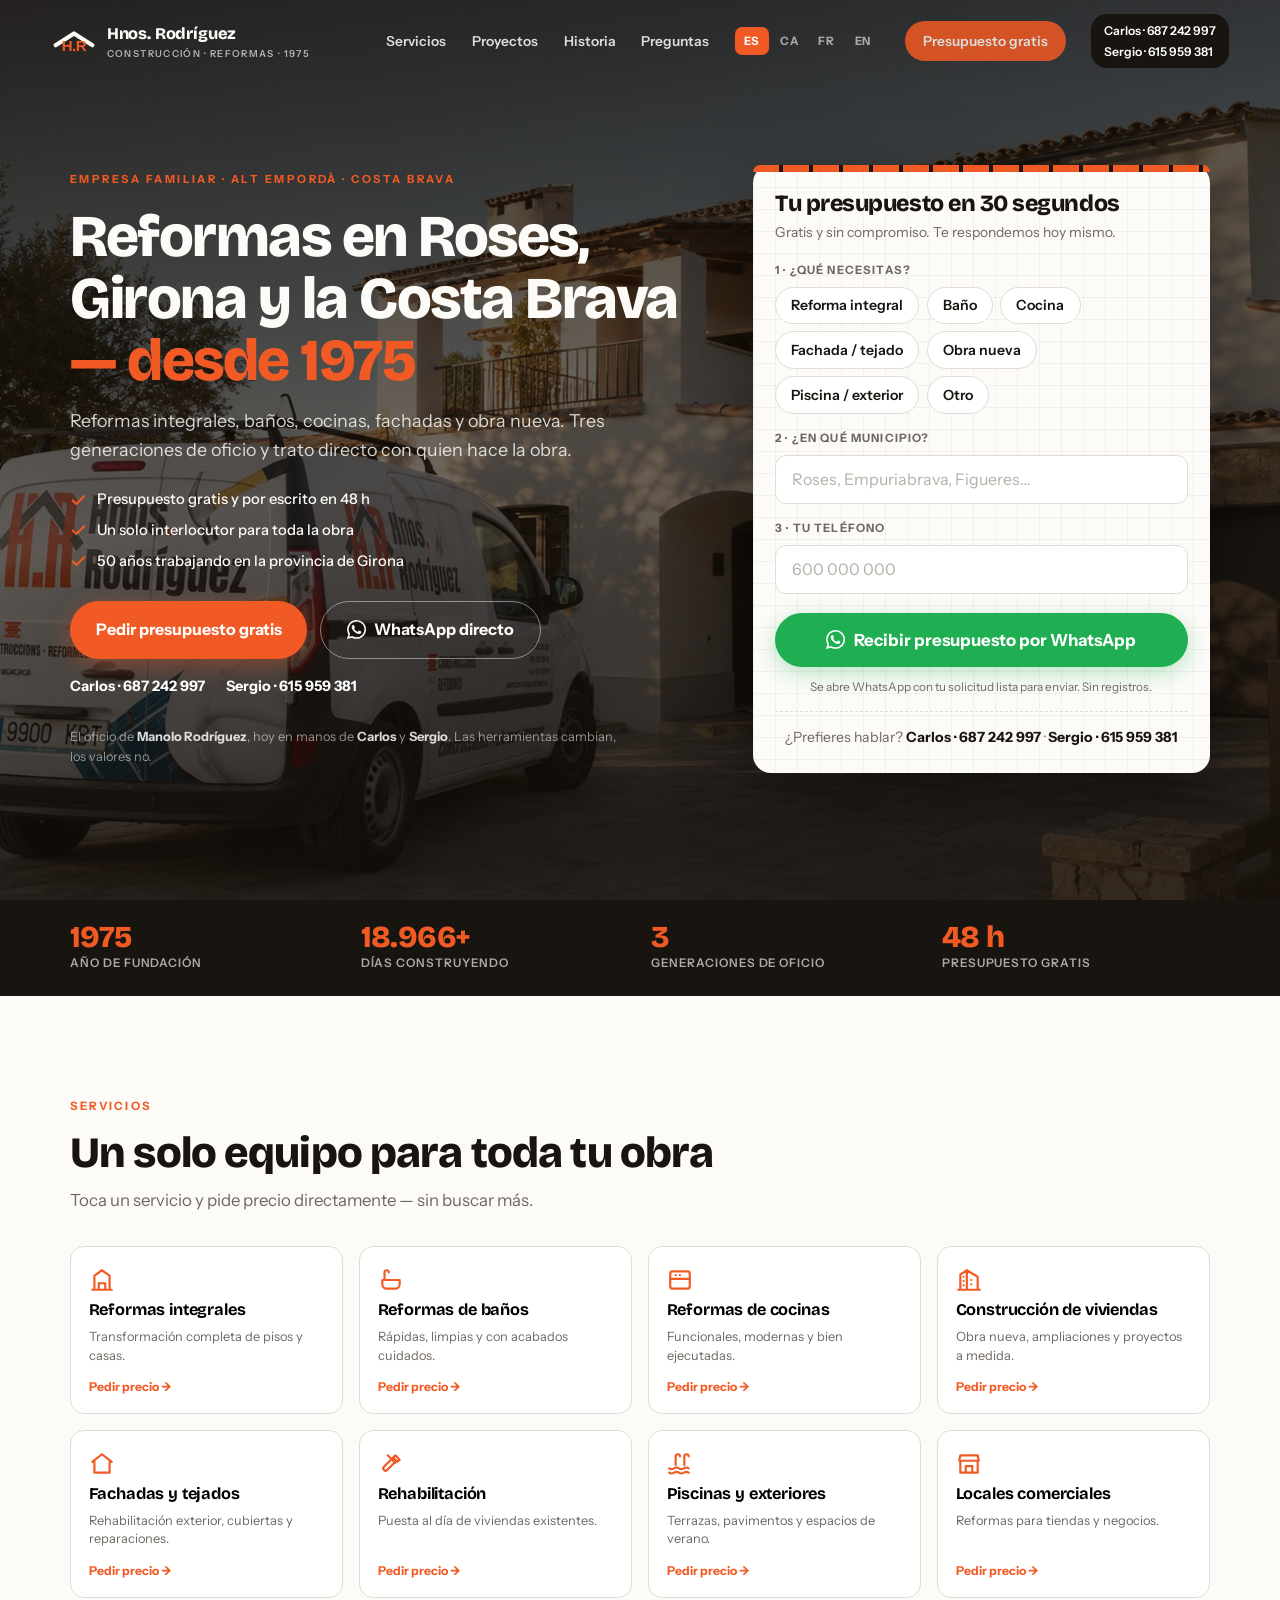
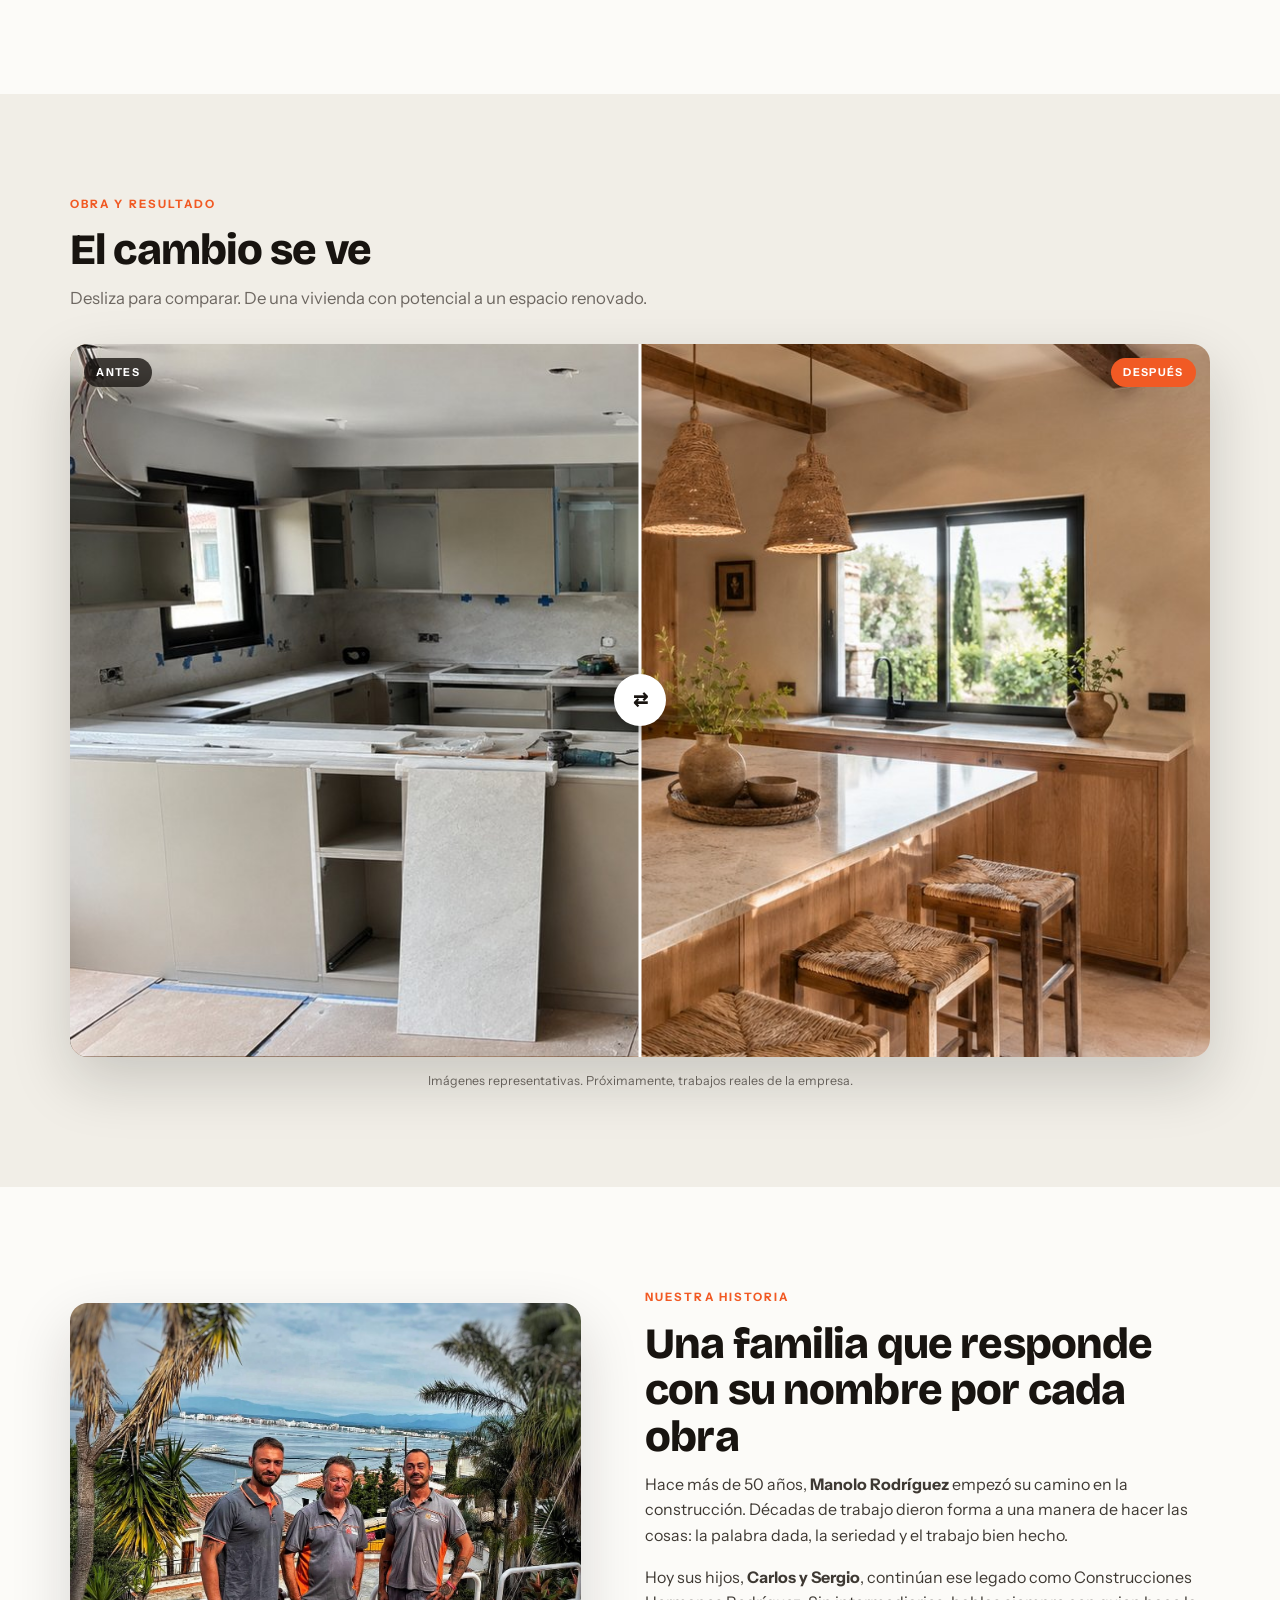
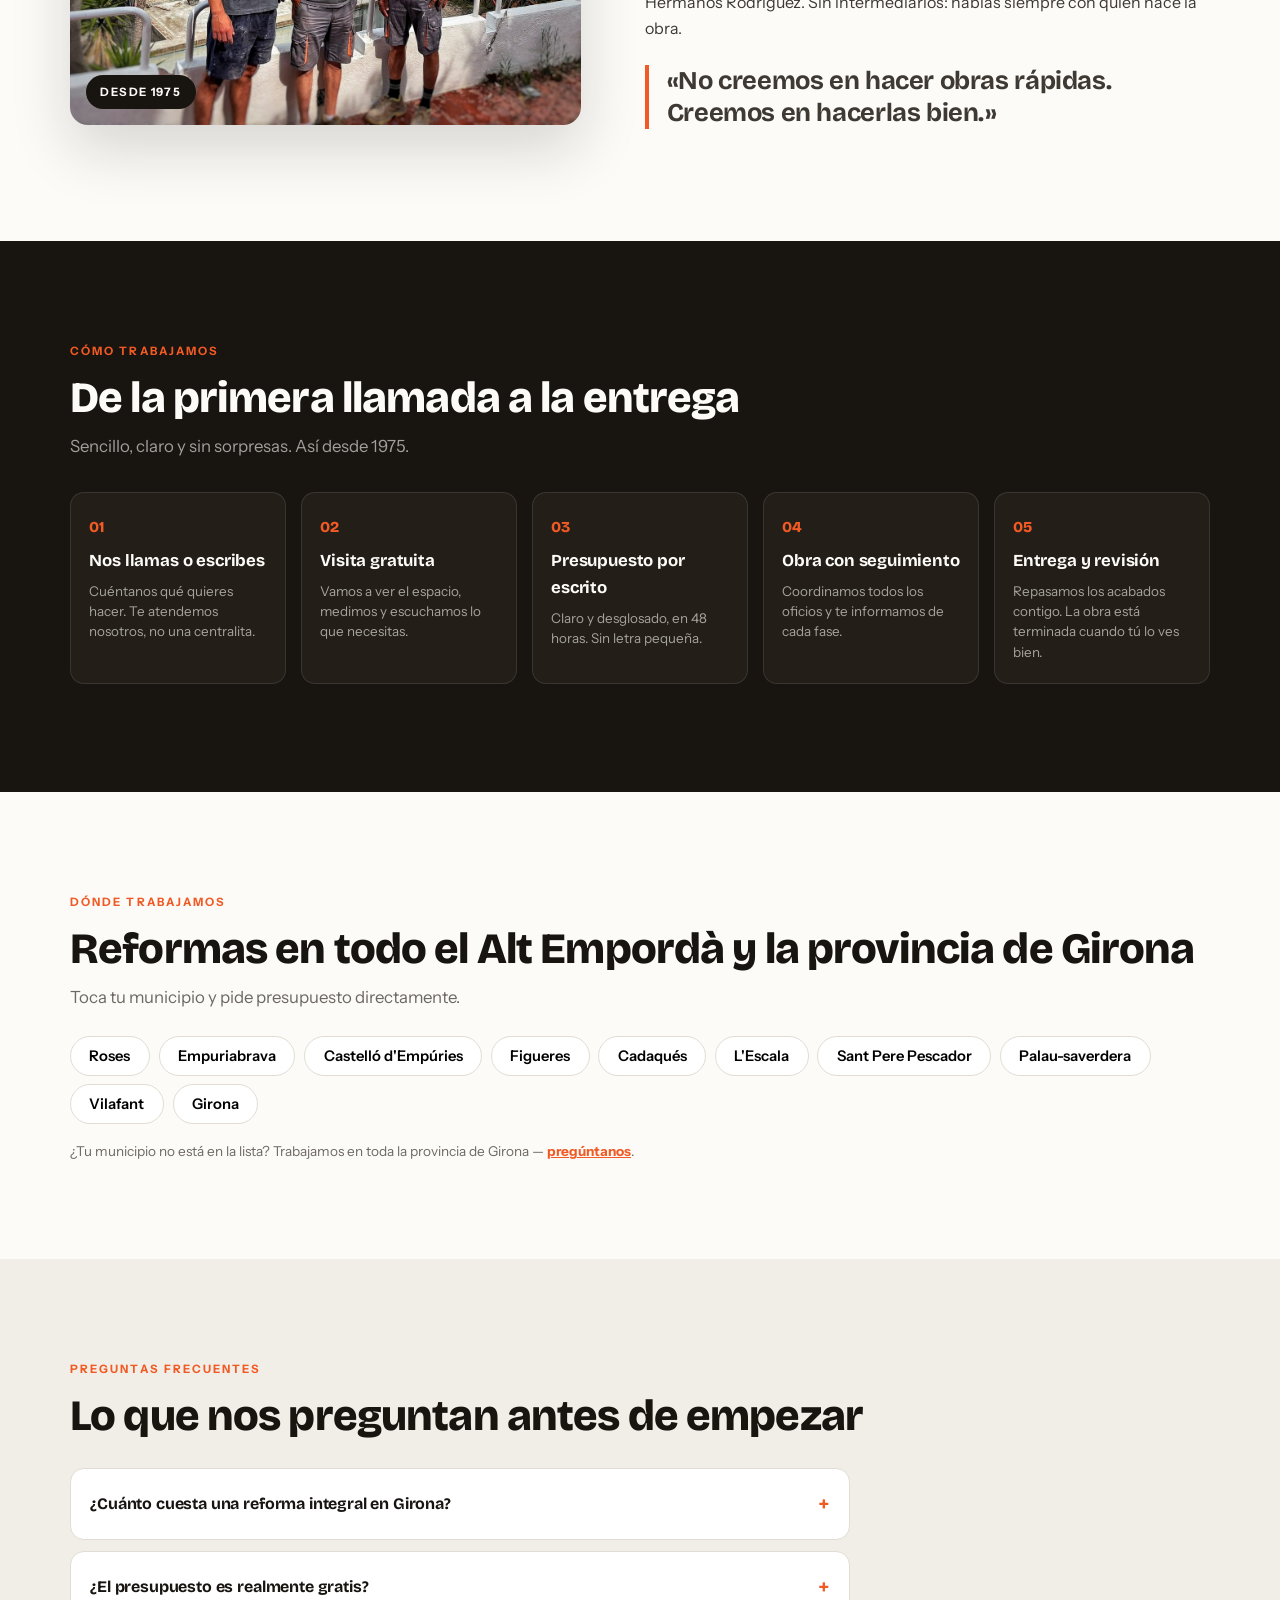
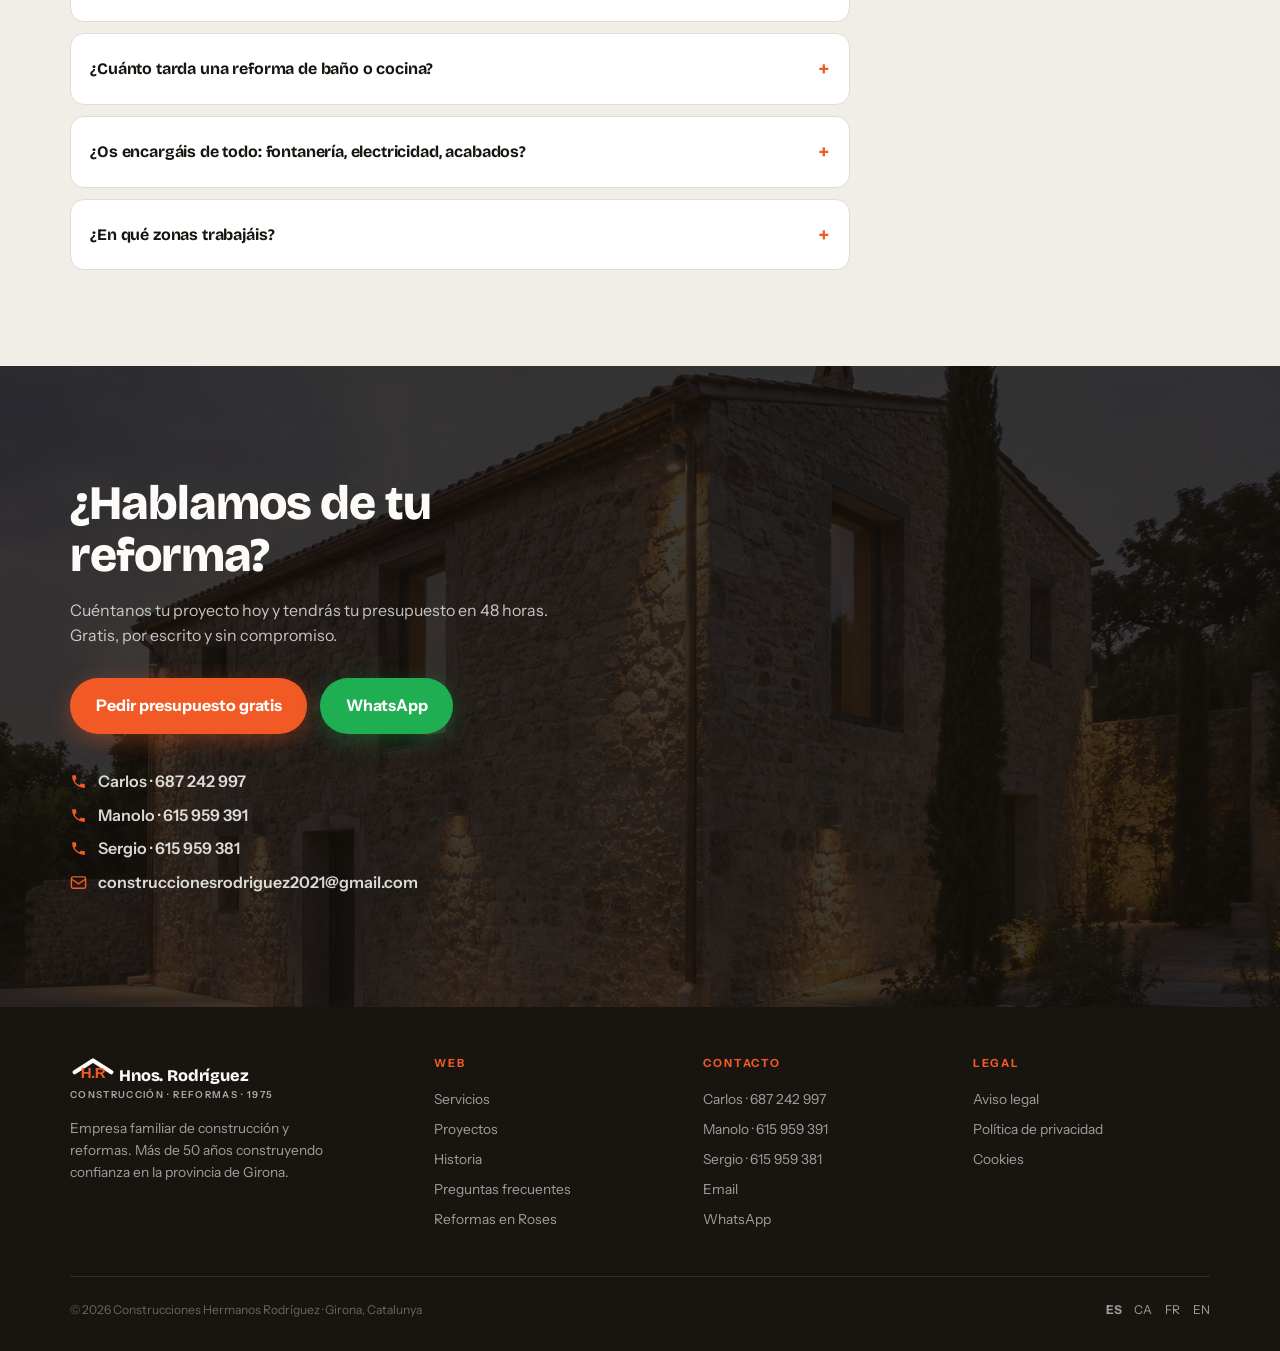
<file: index.html>
<!DOCTYPE html>
<html lang="es">
<head>
<meta charset="UTF-8"/>
<meta name="viewport" content="width=device-width, initial-scale=1.0"/>

<!-- ============ SEO ============ -->
<title>Reformas en Roses y Girona | Construcciones Hermanos Rodríguez · Desde 1975</title>
<meta name="description" content="Empresa de reformas en Roses, Girona y Costa Brava. Reformas integrales, baños, cocinas, fachadas y obra nueva. Familia con 50 años de oficio. Presupuesto gratis en 48 h. ☎ 687 242 997"/>
<meta name="robots" content="index, follow, max-image-preview:large"/>
<meta name="author" content="Construcciones Hermanos Rodríguez"/>
<link rel="canonical" href="https://hermanosrodriguez1975.es/"/>

<!-- hreflang -->
<link rel="alternate" hreflang="es" href="https://hermanosrodriguez1975.es/"/>
<link rel="alternate" hreflang="ca" href="https://hermanosrodriguez1975.es/ca/"/>
<link rel="alternate" hreflang="fr" href="https://hermanosrodriguez1975.es/fr/"/>
<link rel="alternate" hreflang="en" href="https://hermanosrodriguez1975.es/en/"/>
<link rel="alternate" hreflang="x-default" href="https://hermanosrodriguez1975.es/"/>

<!-- Open Graph -->
<meta property="og:type" content="website"/>
<meta property="og:url" content="https://hermanosrodriguez1975.es/"/>
<meta property="og:title" content="Reformas en Roses y Girona | Hermanos Rodríguez · Desde 1975"/>
<meta property="og:description" content="Empresa familiar de reformas y construcción en Roses, Girona y Costa Brava. 50 años de oficio. Presupuesto gratis en 48 h."/>
<meta property="og:image" content="https://hermanosrodriguez1975.es/images/hero.jpg"/>
<meta property="og:locale" content="es_ES"/>
<meta property="og:site_name" content="Construcciones Hermanos Rodríguez"/>

<!-- Favicon -->
<link rel="icon" type="image/svg+xml" href="data:image/svg+xml,%3Csvg xmlns='http://www.w3.org/2000/svg' viewBox='0 0 220 160'%3E%3Crect width='220' height='160' rx='28' fill='%23181410'/%3E%3Cpath d='M30 96 L110 44 L190 96' fill='none' stroke='%23F2EFE9' stroke-width='18' stroke-linejoin='round' stroke-linecap='round'/%3E%3Ctext x='110' y='118' text-anchor='middle' font-family='Arial Black,sans-serif' font-weight='900' font-size='62' fill='%23F15A24'%3EH.R%3C/text%3E%3C/svg%3E"/>

<!-- Tipografías: Bricolage Grotesque (display) + Instrument Sans (texto) -->
<link rel="preconnect" href="https://fonts.googleapis.com"/>
<link rel="preconnect" href="https://fonts.gstatic.com" crossorigin/>
<link href="https://fonts.googleapis.com/css2?family=Bricolage+Grotesque:opsz,wght@12..96,700;12..96,800&family=Instrument+Sans:ital,wght@0,400;0,500;0,600;0,700;1,400&display=swap" rel="stylesheet"/>

<!-- ============ JSON-LD · LocalBusiness ============ -->
<script type="application/ld+json">
{
  "@context": "https://schema.org",
  "@type": "HomeAndConstructionBusiness",
  "@id": "https://hermanosrodriguez1975.es/#business",
  "name": "Construcciones Hermanos Rodríguez",
  "alternateName": "Hnos. Rodríguez",
  "description": "Empresa familiar de reformas integrales, construcción y rehabilitación de viviendas en Roses, Girona y Costa Brava. Más de 50 años de experiencia. Presupuesto gratis.",
  "url": "https://hermanosrodriguez1975.es/",
  "telephone": "+34687242997",
  "email": "construccionesrodriguez2021@gmail.com",
  "image": "https://hermanosrodriguez1975.es/images/hero.jpg",
  "priceRange": "€€",
  "foundingDate": "1975",
  "areaServed": [
    { "@type": "City", "name": "Roses" },
    { "@type": "City", "name": "Empuriabrava" },
    { "@type": "City", "name": "Castelló d'Empúries" },
    { "@type": "City", "name": "Figueres" },
    { "@type": "City", "name": "Cadaqués" },
    { "@type": "City", "name": "L'Escala" },
    { "@type": "City", "name": "Girona" },
    { "@type": "AdministrativeArea", "name": "Alt Empordà" },
    { "@type": "AdministrativeArea", "name": "Costa Brava" },
    { "@type": "AdministrativeArea", "name": "Provincia de Girona" }
  ],
  "address": { "@type": "PostalAddress", "addressLocality": "Roses", "addressRegion": "Girona", "addressCountry": "ES" },
  "founder": { "@type": "Person", "name": "Manolo Rodríguez" },
  "employee": [
    { "@type": "Person", "name": "Carlos Rodríguez" },
    { "@type": "Person", "name": "Sergio Rodríguez" }
  ],
  "knowsAbout": ["Reformas integrales","Reformas de baños","Reformas de cocinas","Construcción de viviendas","Rehabilitación de fachadas","Cubiertas y tejados","Piscinas y exteriores","Locales comerciales","Albañilería"],
  "slogan": "Más de 50 años construyendo confianza."
}
</script>

<!-- ============ JSON-LD · FAQPage ============ -->
<script type="application/ld+json">
{
  "@context": "https://schema.org",
  "@type": "FAQPage",
  "mainEntity": [
    {
      "@type": "Question",
      "name": "¿Cuánto cuesta una reforma integral en Girona?",
      "acceptedAnswer": { "@type": "Answer", "text": "Depende de los metros, el estado de la vivienda y los acabados. Por eso hacemos siempre una visita gratuita: vemos el espacio, escuchamos qué quieres y te damos un presupuesto cerrado y por escrito, sin compromiso." }
    },
    {
      "@type": "Question",
      "name": "¿El presupuesto es realmente gratis?",
      "acceptedAnswer": { "@type": "Answer", "text": "Sí. La visita y el presupuesto no cuestan nada y no te obligan a nada. Te explicamos qué se haría, cómo y cuánto costaría. Tú decides." }
    },
    {
      "@type": "Question",
      "name": "¿Cuánto tarda una reforma de baño o cocina?",
      "acceptedAnswer": { "@type": "Answer", "text": "Un baño suele estar entre 1 y 2 semanas; una cocina entre 2 y 3, según el alcance. Antes de empezar te damos un calendario claro y lo cumplimos." }
    },
    {
      "@type": "Question",
      "name": "¿Os encargáis de todo: fontanería, electricidad, acabados?",
      "acceptedAnswer": { "@type": "Answer", "text": "Sí. Coordinamos todos los oficios de la obra: albañilería, fontanería, electricidad, carpintería y acabados. Tú tienes un solo interlocutor: nosotros." }
    },
    {
      "@type": "Question",
      "name": "¿En qué zonas trabajáis?",
      "acceptedAnswer": { "@type": "Answer", "text": "Trabajamos en Roses, Empuriabrava, Castelló d'Empúries, Figueres, Cadaqués, L'Escala y en general en todo el Alt Empordà y la provincia de Girona." }
    }
  ]
}
</script>

<style>
/* ============================================================
   HERMANOS RODRÍGUEZ · 1975
   Sistema: obra y oficio. Negro betún, cal, naranja de obra.
   Display: Bricolage Grotesque · Texto: Instrument Sans
   ============================================================ */
*,*::before,*::after{box-sizing:border-box;margin:0;padding:0}
:root{
  --negro:#181410;
  --negro-2:#231E18;
  --cal:#FCFBF8;
  --cal-2:#F1EEE7;
  --naranja:#F15A24;
  --naranja-d:#CE4514;
  --hormigon:#6E6862;
  --linea:#E2DDD4;
  --verde-wa:#1FAF52;
  --display:'Bricolage Grotesque',system-ui,sans-serif;
  --sans:'Instrument Sans',system-ui,sans-serif;
  --radius:14px;
  --sticky-h:64px;
}
html{scroll-behavior:smooth}
@media (prefers-reduced-motion:reduce){
  html{scroll-behavior:auto}
  *,*::before,*::after{animation:none!important;transition:none!important}
}
body{
  font-family:var(--sans);
  background:var(--cal);
  color:var(--negro);
  line-height:1.6;
  -webkit-font-smoothing:antialiased;
  /* hueco para la barra fija móvil */
  padding-bottom:var(--sticky-h);
}
@media(min-width:900px){body{padding-bottom:0}}
img{display:block;max-width:100%}
a{color:inherit}
.container{width:min(1140px,92%);margin-inline:auto}

/* ---------- Utilidades ---------- */
.kicker{
  display:inline-block;font-size:.72rem;font-weight:700;letter-spacing:.18em;
  text-transform:uppercase;color:var(--naranja);margin-bottom:.9rem;
}
.h2{
  font-family:var(--display);font-weight:800;
  font-size:clamp(1.7rem,4.6vw,2.7rem);line-height:1.08;
  letter-spacing:-.02em;margin-bottom:.7rem;
}
.sub{color:var(--hormigon);max-width:58ch;font-size:clamp(.95rem,2.4vw,1.05rem)}
.reveal{opacity:0;transform:translateY(22px);transition:opacity .7s ease,transform .7s ease}
.reveal.on{opacity:1;transform:none}

/* ---------- Botones ---------- */
.btn{
  display:inline-flex;align-items:center;justify-content:center;gap:.55rem;
  font-family:var(--sans);font-weight:700;font-size:1rem;
  padding:.95rem 1.6rem;border-radius:999px;border:0;cursor:pointer;
  text-decoration:none;transition:transform .15s ease,background .2s,box-shadow .2s;
  -webkit-tap-highlight-color:transparent;
}
.btn:active{transform:scale(.97)}
.btn--naranja{background:var(--naranja);color:#fff;box-shadow:0 6px 22px rgba(241,90,36,.35)}
.btn--naranja:hover{background:var(--naranja-d)}
.btn--wa{background:var(--verde-wa);color:#fff;box-shadow:0 6px 22px rgba(31,175,82,.3)}
.btn--wa:hover{background:#178A40}
.btn--linea{background:transparent;color:var(--cal);border:1.5px solid rgba(255,255,255,.45)}
.btn--linea:hover{border-color:#fff;background:rgba(255,255,255,.08)}
.btn svg{width:19px;height:19px;flex:none}
:focus-visible{outline:3px solid var(--naranja);outline-offset:3px;border-radius:6px}

/* ============================================================
   NAV
   ============================================================ */
.nav{
  position:fixed;inset-inline:0;top:0;z-index:60;
  display:flex;align-items:center;justify-content:space-between;
  padding:.7rem 4%;
  transition:background .3s,box-shadow .3s;
}
.nav.solid{background:rgba(252,251,248,.96);backdrop-filter:blur(12px);box-shadow:0 1px 0 var(--linea)}
.brand{display:flex;align-items:center;gap:.6rem;text-decoration:none;color:var(--cal)}
.nav.solid .brand{color:var(--negro)}
.brand svg{width:46px;height:26px}
.brand b{font-family:var(--display);font-weight:800;font-size:1.02rem;letter-spacing:-.01em;line-height:1}
.brand small{display:block;font-size:.6rem;letter-spacing:.14em;text-transform:uppercase;opacity:.65;font-weight:600}
.nav__links{display:none;align-items:center;gap:1.6rem}
.nav__links a{font-size:.86rem;font-weight:600;text-decoration:none;color:var(--negro);opacity:.85}
.nav__links a:hover{opacity:1;color:var(--naranja)}
.nav__call{
  display:inline-flex;align-items:center;gap:.45rem;
  font-weight:700;font-size:.9rem;text-decoration:none;
  background:var(--naranja);color:#fff;padding:.55rem 1.1rem;border-radius:999px;
}
.lang{display:flex;gap:.15rem;align-items:center}
.lang a{
  font-size:.72rem;font-weight:700;letter-spacing:.06em;text-decoration:none;
  padding:.32rem .55rem;border-radius:7px;color:inherit;opacity:.6;
  transition:opacity .15s,background .15s;
}
.lang a:hover{opacity:1}
.lang a.on{
  opacity:1;background:var(--naranja);color:#fff;
}
.nav__call svg{width:15px;height:15px}
@media(max-width:600px){
  .nav{padding:.65rem 3%;gap:.3rem}
  .brand{gap:.3rem;min-width:0}
  .brand svg{width:32px;flex:none}
  .brand b{font-size:.84rem;white-space:nowrap}
  .brand small{display:none}
  .lang--mob{margin-left:auto;margin-right:0;gap:0}
  .lang--mob a{padding:.3rem .3rem;font-size:.67rem}
  .nav__call--mob .nav__call{padding:.6rem}
  .nav__call--mob .nav__call span{display:none}
}
.nav__phones{display:flex;flex-direction:column;gap:.1rem;background:var(--negro);border-radius:16px;padding:.45rem .8rem;white-space:nowrap}
.nav__links .nav__phones a,.nav:not(.solid) .nav__links .nav__phones a{color:#fff;opacity:1;font-size:.76rem}
.nav__phones a:hover{text-decoration:underline}
.call-menu{position:relative}
.call-menu summary{list-style:none;cursor:pointer}
.call-menu summary::-webkit-details-marker{display:none}
.call-menu__options{position:absolute;right:0;top:calc(100% + .5rem);min-width:220px;background:#fff;border:1px solid var(--linea);border-radius:12px;box-shadow:0 8px 25px rgba(0,0,0,.25);overflow:hidden}
.call-menu__options a{display:block;padding:.8rem 1rem;color:var(--negro);font-weight:700;text-decoration:none;white-space:nowrap}
.call-menu__options a:hover{background:var(--cal-2)}
.sticky .call-menu__options{top:auto;bottom:calc(100% + .5rem);left:.5rem;right:auto}
.sticky .call-menu__options a{display:block;color:var(--negro);font-size:.85rem;letter-spacing:0;text-transform:none}
.sticky .call-menu summary{height:100%;display:flex;flex-direction:column;align-items:center;justify-content:center;gap:.15rem;color:var(--cal);font-size:.66rem;font-weight:700;letter-spacing:.06em;text-transform:uppercase}
.hero__phones{display:flex;flex-wrap:wrap;gap:.5rem 1.3rem;margin-top:1rem}
.hero__phones a{color:#fff;font-size:.9rem;font-weight:700;text-decoration:none}
.hero__phones a:hover{text-decoration:underline}
.lang--mob{margin-left:auto;margin-right:.6rem;color:var(--cal)}
.nav.solid .lang--mob{color:var(--negro)}
.nav:not(.solid) .nav__links .lang{color:var(--cal)}
@media(min-width:1200px){
  .nav{padding:.85rem 4%}
  .nav__links{display:flex}
  .nav:not(.solid) .nav__links a{color:var(--cal)}
  .nav__call--mob{display:none}
  .lang--mob{display:none}
}

/* ============================================================
   HERO — el titular + la máquina de presupuestos
   ============================================================ */
.hero{
  position:relative;min-height:100svh;display:flex;align-items:center;
  padding:5.4rem 0 3rem;color:var(--cal);overflow:hidden;
}
.hero__bg{position:absolute;inset:0;z-index:-1}
.hero__bg img{width:100%;height:100%;object-fit:cover}
.hero__bg::after{
  content:'';position:absolute;inset:0;
  background:linear-gradient(168deg,rgba(20,15,10,.88) 0%,rgba(20,15,10,.62) 48%,rgba(20,15,10,.88) 100%);
}
.hero__grid{display:grid;gap:2.2rem;align-items:center}
@media(min-width:980px){.hero__grid{grid-template-columns:1.15fr .85fr;gap:4rem}}

.hero__eyebrow{
  font-size:.7rem;font-weight:700;letter-spacing:.22em;text-transform:uppercase;
  color:var(--naranja);margin-bottom:1.1rem;
}
.hero h1{
  font-family:var(--display);font-weight:800;
  font-size:clamp(2.1rem,7.2vw,3.7rem);line-height:1.04;letter-spacing:-.025em;
  margin-bottom:1rem;
}
.hero h1 .y75{
  color:var(--naranja);white-space:nowrap;
}
.hero__sub{font-size:clamp(.98rem,2.6vw,1.12rem);color:rgba(252,251,248,.82);max-width:50ch;margin-bottom:1.5rem}
.hero__ticks{display:flex;flex-direction:column;gap:.45rem;margin-bottom:1.7rem}
.hero__ticks span{display:flex;align-items:center;gap:.6rem;font-size:.92rem;font-weight:500}
.hero__ticks svg{width:17px;height:17px;flex:none;color:var(--naranja)}
.hero__cta{display:flex;flex-wrap:wrap;gap:.8rem}
.hero__since{
  margin-top:1.8rem;font-size:.8rem;color:rgba(252,251,248,.55);
}
.hero__since b{color:rgba(252,251,248,.85)}

/* ---------- FORM: el parte de presupuesto ---------- */
.parte{
  background:var(--cal);color:var(--negro);
  border-radius:18px;padding:1.6rem 1.4rem 1.5rem;
  box-shadow:0 30px 80px rgba(0,0,0,.45);
  /* trama de plano de obra */
  background-image:
    linear-gradient(rgba(24,20,16,.045) 1px,transparent 1px),
    linear-gradient(90deg,rgba(24,20,16,.045) 1px,transparent 1px);
  background-size:22px 22px;
  position:relative;
}
.parte::before{ /* cinta métrica superior */
  content:'';position:absolute;top:0;left:0;right:0;height:7px;
  border-radius:18px 18px 0 0;
  background:repeating-linear-gradient(90deg,var(--naranja) 0 26px,var(--negro) 26px 30px);
}
.parte h2{
  font-family:var(--display);font-weight:800;font-size:1.45rem;
  letter-spacing:-.02em;line-height:1.1;margin-bottom:.3rem;
}
.parte__sub{font-size:.86rem;color:var(--hormigon);margin-bottom:1.1rem}
.parte label{
  display:block;font-size:.72rem;font-weight:700;letter-spacing:.1em;
  text-transform:uppercase;color:var(--hormigon);margin:.95rem 0 .45rem;
}
.chips{display:flex;flex-wrap:wrap;gap:.45rem}
.chip{
  font-family:var(--sans);font-size:.88rem;font-weight:600;
  padding:.55rem .95rem;border-radius:999px;cursor:pointer;
  background:#fff;border:1.5px solid var(--linea);color:var(--negro);
  transition:all .15s ease;-webkit-tap-highlight-color:transparent;
}
.chip:hover{border-color:var(--naranja)}
.chip.sel{background:var(--naranja);border-color:var(--naranja);color:#fff}
.parte input{
  width:100%;font-family:var(--sans);font-size:1rem;
  padding:.85rem 1rem;border-radius:11px;
  border:1.5px solid var(--linea);background:#fff;color:var(--negro);
  transition:border-color .15s;
}
.parte input:focus{outline:none;border-color:var(--naranja)}
.parte input::placeholder{color:#B5AFA6}
.parte__send{
  width:100%;margin-top:1.2rem;font-size:1.05rem;padding:1.05rem;
}
.parte__err{
  display:none;font-size:.8rem;font-weight:600;color:#C22B11;margin-top:.6rem;
}
.parte__err.show{display:block}
.parte__nota{font-size:.74rem;color:var(--hormigon);margin-top:.7rem;text-align:center}
.parte__tel{
  display:block;text-align:center;margin-top:.9rem;padding-top:.9rem;
  border-top:1px dashed var(--linea);font-size:.88rem;color:var(--hormigon);
}
.parte__tel a{font-weight:700;color:var(--negro);text-decoration:none}
.parte__tel a:hover{color:var(--naranja)}
.parte__ok{
  display:none;text-align:center;padding:1.4rem 0 .6rem;
}
.parte__ok.show{display:block}
.parte__ok .check{
  width:54px;height:54px;margin:0 auto .8rem;border-radius:50%;
  background:var(--verde-wa);color:#fff;font-size:1.6rem;font-weight:800;
  display:flex;align-items:center;justify-content:center;
}
.parte__ok h3{font-family:var(--display);font-weight:800;font-size:1.15rem;margin-bottom:.3rem}
.parte__ok p{font-size:.85rem;color:var(--hormigon)}

/* ============================================================
   FRANJA DE CONFIANZA
   ============================================================ */
.confianza{background:var(--negro);color:var(--cal);padding:1.4rem 0}
.confianza .container{
  display:grid;grid-template-columns:repeat(2,1fr);gap:1.1rem 1.4rem;
}
@media(min-width:780px){.confianza .container{grid-template-columns:repeat(4,1fr)}}
.confianza div{display:flex;flex-direction:column;gap:.1rem}
.confianza b{
  font-family:var(--display);font-weight:800;font-size:clamp(1.4rem,4vw,1.9rem);
  letter-spacing:-.02em;color:var(--naranja);line-height:1;
}
.confianza span{font-size:.74rem;letter-spacing:.08em;text-transform:uppercase;font-weight:600;opacity:.65}

/* ============================================================
   SERVICIOS — cada tarjeta es una keyword Y un atajo al formulario
   ============================================================ */
.servicios{padding:clamp(3.6rem,8vw,6rem) 0}
.serv__grid{display:grid;gap:.8rem;margin-top:2rem;grid-template-columns:repeat(2,1fr)}
@media(min-width:780px){.serv__grid{grid-template-columns:repeat(4,1fr);gap:1rem}}
.serv{
  display:flex;flex-direction:column;gap:.5rem;text-align:left;
  background:#fff;border:1.5px solid var(--linea);border-radius:var(--radius);
  padding:1.25rem 1.1rem 1.15rem;cursor:pointer;font-family:var(--sans);
  transition:transform .18s ease,border-color .18s,box-shadow .18s;
  -webkit-tap-highlight-color:transparent;
}
.serv:hover{transform:translateY(-4px);border-color:var(--naranja);box-shadow:0 14px 34px rgba(24,20,16,.09)}
.serv svg{width:26px;height:26px;color:var(--naranja)}
.serv h3{font-family:var(--display);font-weight:700;font-size:1.02rem;letter-spacing:-.01em;line-height:1.15}
.serv p{font-size:.8rem;color:var(--hormigon);line-height:1.45}
.serv em{
  font-style:normal;font-size:.76rem;font-weight:700;color:var(--naranja);
  margin-top:auto;padding-top:.4rem;
}
.serv:hover em{text-decoration:underline}

/* ============================================================
   ANTES / DESPUÉS
   ============================================================ */
.ba{background:var(--cal-2);padding:clamp(3.6rem,8vw,6rem) 0}
.ba__box{
  position:relative;border-radius:18px;overflow:hidden;margin-top:2rem;
  aspect-ratio:16/10;touch-action:none;user-select:none;
  box-shadow:0 24px 60px rgba(24,20,16,.18);
}
@media(max-width:640px){.ba__box{aspect-ratio:4/3.4}}
.ba__box img{position:absolute;inset:0;width:100%;height:100%;object-fit:cover;pointer-events:none}
.ba__before{clip-path:inset(0 calc(100% - var(--pos,50%)) 0 0)}
.ba__tag{
  position:absolute;top:.9rem;font-size:.68rem;font-weight:700;letter-spacing:.12em;
  text-transform:uppercase;padding:.35rem .75rem;border-radius:999px;color:#fff;z-index:2;
}
.ba__tag--b{left:.9rem;background:rgba(24,20,16,.78)}
.ba__tag--a{right:.9rem;background:var(--naranja)}
.ba__line{
  position:absolute;top:0;bottom:0;left:var(--pos,50%);width:3px;
  background:#fff;transform:translateX(-50%);z-index:2;
}
.ba__handle{
  position:absolute;top:50%;left:var(--pos,50%);transform:translate(-50%,-50%);
  width:52px;height:52px;border-radius:50%;border:0;cursor:ew-resize;z-index:3;
  background:#fff;color:var(--negro);font-size:1.1rem;font-weight:800;
  display:flex;align-items:center;justify-content:center;
  box-shadow:0 8px 24px rgba(0,0,0,.35);
}
.ba__nota{font-size:.78rem;color:var(--hormigon);margin-top:.9rem;text-align:center}

/* ============================================================
   HISTORIA
   ============================================================ */
.historia{padding:clamp(3.6rem,8vw,6rem) 0}
.hist__grid{display:grid;gap:2.2rem;align-items:center}
@media(min-width:900px){.hist__grid{grid-template-columns:.95fr 1.05fr;gap:4rem}}
.hist__media{position:relative;border-radius:18px;overflow:hidden;box-shadow:0 24px 60px rgba(24,20,16,.16)}
.hist__media img{width:100%;height:100%;object-fit:cover;aspect-ratio:4/3.3}
.hist__badge{
  position:absolute;left:1rem;bottom:1rem;
  background:var(--negro);color:var(--cal);font-size:.72rem;font-weight:700;
  letter-spacing:.12em;text-transform:uppercase;padding:.5rem .9rem;border-radius:999px;
}
.hist__text p{margin-bottom:1rem;color:#3E3933}
.hist__quote{
  font-family:var(--display);font-weight:700;font-size:clamp(1.25rem,3.4vw,1.6rem);
  letter-spacing:-.015em;line-height:1.25;color:var(--negro);
  border-left:4px solid var(--naranja);padding-left:1.1rem;margin-top:1.5rem;
}

/* ============================================================
   PROCESO — scroll horizontal en móvil
   ============================================================ */
.proceso{background:var(--negro);color:var(--cal);padding:clamp(3.6rem,8vw,6rem) 0}
.proceso .kicker{color:var(--naranja)}
.proceso .sub{color:rgba(252,251,248,.6)}
.proc__track{
  display:grid;grid-auto-flow:column;grid-auto-columns:78%;
  gap:.9rem;margin-top:2rem;overflow-x:auto;padding-bottom:.8rem;
  scroll-snap-type:x mandatory;-webkit-overflow-scrolling:touch;
  scrollbar-width:thin;scrollbar-color:var(--naranja) transparent;
}
@media(min-width:880px){.proc__track{grid-auto-flow:row;grid-template-columns:repeat(5,1fr);overflow:visible;grid-auto-columns:auto}}
.proc{
  scroll-snap-align:start;
  background:var(--negro-2);border:1px solid rgba(252,251,248,.1);
  border-radius:var(--radius);padding:1.3rem 1.15rem;
}
.proc b{
  display:inline-block;font-family:var(--display);font-weight:800;font-size:.95rem;
  color:var(--naranja);margin-bottom:.55rem;
}
.proc h3{font-family:var(--display);font-weight:700;font-size:1.05rem;margin-bottom:.4rem;letter-spacing:-.01em}
.proc p{font-size:.84rem;color:rgba(252,251,248,.6);line-height:1.5}

/* ============================================================
   MUNICIPIOS (SEO local) — clicables, rellenan el formulario
   ============================================================ */
.zonas{padding:clamp(3.6rem,8vw,6rem) 0}
.zonas__chips{display:flex;flex-wrap:wrap;gap:.55rem;margin-top:1.6rem}
.zona{
  font-family:var(--sans);font-size:.92rem;font-weight:600;cursor:pointer;
  background:#fff;border:1.5px solid var(--linea);border-radius:999px;
  padding:.6rem 1.15rem;transition:all .15s;-webkit-tap-highlight-color:transparent;
}
.zona:hover{border-color:var(--naranja);color:var(--naranja)}
.zonas__nota{font-size:.85rem;color:var(--hormigon);margin-top:1.1rem}

/* ============================================================
   FAQ — details nativo, cero JS
   ============================================================ */
.faq{background:var(--cal-2);padding:clamp(3.6rem,8vw,6rem) 0}
.faq__list{margin-top:1.8rem;display:flex;flex-direction:column;gap:.7rem;max-width:780px}
.faq details{
  background:#fff;border:1.5px solid var(--linea);border-radius:var(--radius);
  padding:1.05rem 1.2rem;
}
.faq details[open]{border-color:var(--naranja)}
.faq summary{
  font-family:var(--display);font-weight:700;font-size:1rem;letter-spacing:-.01em;
  cursor:pointer;list-style:none;display:flex;justify-content:space-between;align-items:center;gap:1rem;
}
.faq summary::-webkit-details-marker{display:none}
.faq summary::after{
  content:'+';font-size:1.4rem;font-weight:600;color:var(--naranja);flex:none;
  transition:transform .2s;
}
.faq details[open] summary::after{transform:rotate(45deg)}
.faq details p{margin-top:.7rem;font-size:.92rem;color:#3E3933}

/* ============================================================
   CONTACTO FINAL
   ============================================================ */
.final{
  position:relative;color:var(--cal);padding:clamp(4rem,9vw,7rem) 0;overflow:hidden;
}
.final__bg{position:absolute;inset:0;z-index:-1}
.final__bg img{width:100%;height:100%;object-fit:cover}
.final__bg::after{content:'';position:absolute;inset:0;background:rgba(20,15,10,.82)}
.final h2{
  font-family:var(--display);font-weight:800;
  font-size:clamp(1.9rem,5.4vw,3rem);line-height:1.08;letter-spacing:-.02em;
  max-width:18ch;margin-bottom:1rem;
}
.final p{color:rgba(252,251,248,.75);max-width:46ch;margin-bottom:1.8rem}
.final__cta{display:flex;flex-wrap:wrap;gap:.8rem;margin-bottom:2.2rem}
.final__personas{display:flex;flex-direction:column;gap:.5rem}
.final__personas a{
  display:flex;align-items:center;gap:.7rem;text-decoration:none;
  font-size:1rem;font-weight:600;color:rgba(252,251,248,.85);
}
.final__personas a:hover{color:var(--naranja)}
.final__personas svg{width:17px;height:17px;color:var(--naranja);flex:none}

/* ============================================================
   FOOTER
   ============================================================ */
.footer{background:var(--negro);color:rgba(252,251,248,.6);padding:3rem 0 2rem;font-size:.86rem}
.footer__grid{display:grid;gap:2rem;margin-bottom:2.4rem}
@media(min-width:780px){.footer__grid{grid-template-columns:1.4fr 1fr 1fr 1fr}}
.footer h4{
  font-size:.7rem;font-weight:700;letter-spacing:.16em;text-transform:uppercase;
  color:var(--naranja);margin-bottom:.9rem;
}
.footer a{display:block;color:rgba(252,251,248,.6);text-decoration:none;margin-bottom:.5rem}
.footer a:hover{color:var(--cal)}
.footer__brand .brand{color:var(--cal);margin-bottom:.9rem}
.footer__brand p{max-width:30ch;line-height:1.6}
.footer__bottom{
  border-top:1px solid rgba(252,251,248,.1);padding-top:1.4rem;
  display:flex;flex-wrap:wrap;gap:.6rem;justify-content:space-between;font-size:.76rem;
  color:rgba(252,251,248,.35);
}
.footer__langs{display:flex;gap:.8rem}
.footer__langs a{display:inline;margin:0}

/* ============================================================
   BARRA FIJA MÓVIL — la máquina de contacto
   ============================================================ */
.sticky{
  position:fixed;inset-inline:0;bottom:0;z-index:70;height:var(--sticky-h);
  display:grid;grid-template-columns:1fr 1fr 1.3fr;
  background:var(--negro);
  padding-bottom:env(safe-area-inset-bottom);
  box-shadow:0 -8px 30px rgba(0,0,0,.25);
}
.sticky a{
  display:flex;flex-direction:column;align-items:center;justify-content:center;gap:.15rem;
  text-decoration:none;font-size:.66rem;font-weight:700;letter-spacing:.06em;
  text-transform:uppercase;color:var(--cal);
  -webkit-tap-highlight-color:transparent;
}
.sticky svg{width:21px;height:21px}
.sticky__call{background:var(--negro)}
.sticky__wa{background:var(--verde-wa)}
.sticky__quote{background:var(--naranja);font-size:.72rem}
@media(min-width:900px){.sticky{display:none}}
</style>
</head>
<body>

<!-- ====================================================== -->
<!-- NAV                                                     -->
<!-- ====================================================== -->
<header class="nav" id="nav">
  <a href="#inicio" class="brand" aria-label="Hermanos Rodríguez — inicio">
    <svg viewBox="0 0 220 120" aria-hidden="true">
      <path d="M22 80 L110 24 L198 80" fill="none" stroke="currentColor" stroke-width="20" stroke-linejoin="round" stroke-linecap="round"/>
      <text x="110" y="106" text-anchor="middle" font-family="Arial Black,sans-serif" font-weight="900" font-size="72" letter-spacing="-2" fill="#F15A24">H.R</text>
    </svg>
    <span><b>Hnos. Rodríguez</b><small>Construcción · Reformas · 1975</small></span>
  </a>
  <nav class="nav__links" aria-label="Navegación principal">
    <a href="#servicios">Servicios</a>
    <a href="#proyectos">Proyectos</a>
    <a href="#historia">Historia</a>
    <a href="#faq">Preguntas</a>
    <span class="lang" role="navigation" aria-label="Idioma">
      <a href="/" class="on" hreflang="es" aria-current="true">ES</a>
      <a href="/ca/" hreflang="ca">CA</a>
      <a href="/fr/" hreflang="fr">FR</a>
      <a href="/en/" hreflang="en">EN</a>
    </span>
    <a href="#presupuesto" class="nav__call" style="background:var(--naranja)">Presupuesto gratis</a>
    <div class="nav__phones" aria-label="Teléfonos de contacto">
      <a href="tel:+34687242997">Carlos · 687 242 997</a>
      <a href="tel:+34615959381">Sergio · 615 959 381</a>
    </div>
  </nav>
  <span class="lang lang--mob" role="navigation" aria-label="Idioma">
    <a href="/" class="on" hreflang="es" aria-current="true">ES</a>
    <a href="/ca/" hreflang="ca">CA</a>
    <a href="/fr/" hreflang="fr">FR</a>
    <a href="/en/" hreflang="en">EN</a>
  </span>
  <details class="call-menu nav__call--mob">
    <summary class="nav__call" aria-label="Elegir teléfono para llamar">
    <svg viewBox="0 0 24 24" fill="currentColor" aria-hidden="true"><path d="M6.6 10.8c1.4 2.8 3.8 5.1 6.6 6.6l2.2-2.2c.3-.3.7-.4 1-.2 1.1.4 2.3.6 3.6.6.6 0 1 .4 1 1V20c0 .6-.4 1-1 1C10.6 21 3 13.4 3 4c0-.6.4-1 1-1h3.5c.6 0 1 .4 1 1 0 1.2.2 2.4.6 3.6.1.3 0 .7-.2 1l-2.3 2.2z"/></svg> <span>Llamar</span>
    </summary>
    <div class="call-menu__options">
      <a href="tel:+34687242997">Carlos · 687 242 997</a>
      <a href="tel:+34615959381">Sergio · 615 959 381</a>
    </div>
  </details>
</header>

<!-- ====================================================== -->
<!-- HERO + PARTE DE PRESUPUESTO                             -->
<!-- ====================================================== -->
<section class="hero" id="inicio">
  <div class="hero__bg"><img src="/images/hero.jpg" alt="Obra de reforma integral de vivienda en la Costa Brava" fetchpriority="high"/></div>

  <div class="container hero__grid">
    <div>
      <p class="hero__eyebrow">Empresa familiar · Alt Empordà · Costa Brava</p>
      <h1>Reformas en Roses, Girona y la Costa Brava <span class="y75">— desde 1975</span></h1>
      <p class="hero__sub">Reformas integrales, baños, cocinas, fachadas y obra nueva. Tres generaciones de oficio y trato directo con quien hace la obra.</p>

      <div class="hero__ticks">
        <span><svg viewBox="0 0 24 24" fill="none" stroke="currentColor" stroke-width="3" stroke-linecap="round" stroke-linejoin="round"><path d="M20 6L9 17l-5-5"/></svg> Presupuesto gratis y por escrito en 48 h</span>
        <span><svg viewBox="0 0 24 24" fill="none" stroke="currentColor" stroke-width="3" stroke-linecap="round" stroke-linejoin="round"><path d="M20 6L9 17l-5-5"/></svg> Un solo interlocutor para toda la obra</span>
        <span><svg viewBox="0 0 24 24" fill="none" stroke="currentColor" stroke-width="3" stroke-linecap="round" stroke-linejoin="round"><path d="M20 6L9 17l-5-5"/></svg> 50 años trabajando en la provincia de Girona</span>
      </div>

      <div class="hero__cta">
        <a href="#presupuesto" class="btn btn--naranja">Pedir presupuesto gratis</a>
        <a href="https://wa.me/34687242997?text=Hola%2C%20quiero%20pedir%20presupuesto%20para%20una%20reforma." target="_blank" rel="noopener" class="btn btn--linea">
          <svg viewBox="0 0 24 24" fill="currentColor"><path d="M20.5 3.5A11.9 11.9 0 0 0 12.1 0C5.5 0 .2 5.3.2 11.9c0 2.1.5 4.2 1.6 6L0 24l6.3-1.7a11.9 11.9 0 0 0 5.8 1.5c6.6 0 11.9-5.3 11.9-11.9 0-3.2-1.2-6.2-3.5-8.4ZM12.1 21.8a9.9 9.9 0 0 1-5-1.4l-.4-.2-3.8 1 1-3.7-.2-.4a9.9 9.9 0 1 1 8.4 4.7Zm5.4-7.4c-.3-.2-1.8-.9-2-1-.3-.1-.5-.2-.7.1-.2.3-.8 1-1 1.2-.2.2-.3.2-.6.1-.3-.2-1.3-.5-2.4-1.5-.9-.8-1.5-1.8-1.7-2.1-.2-.3 0-.5.1-.6l.5-.5c.1-.2.2-.3.3-.5.1-.2 0-.4 0-.5-.1-.2-.7-1.6-1-2.2-.2-.6-.5-.5-.7-.5h-.6c-.2 0-.5.1-.8.4-.3.3-1 1-1 2.5s1 2.9 1.2 3.1c.2.2 2.1 3.2 5.1 4.5.7.3 1.3.5 1.7.6.7.2 1.4.2 1.9.1.6-.1 1.8-.7 2-1.4.3-.7.3-1.3.2-1.4l-.5-.4Z"/></svg>
          WhatsApp directo
        </a>
      </div>

      <div class="hero__phones" aria-label="Teléfonos de contacto">
        <a href="tel:+34687242997">Carlos · 687 242 997</a>
        <a href="tel:+34615959381">Sergio · 615 959 381</a>
      </div>

      <p class="hero__since">El oficio de <b>Manolo Rodríguez</b>, hoy en manos de <b>Carlos</b> y <b>Sergio</b>. Las herramientas cambian, los&nbsp;valores&nbsp;no.</p>
    </div>

    <!-- EL PARTE DE PRESUPUESTO · 30 segundos -->
    <form class="parte" id="presupuesto" autocomplete="on">
      <h2>Tu presupuesto en 30 segundos</h2>
      <p class="parte__sub">Gratis y sin compromiso. Te respondemos hoy mismo.</p>

      <div id="parteCampos">
        <label for="chipsTipo">1 · ¿Qué necesitas?</label>
        <div class="chips" id="chipsTipo" role="group" aria-label="Tipo de obra">
          <button type="button" class="chip" data-v="Reforma integral">Reforma integral</button>
          <button type="button" class="chip" data-v="Baño">Baño</button>
          <button type="button" class="chip" data-v="Cocina">Cocina</button>
          <button type="button" class="chip" data-v="Fachada o tejado">Fachada / tejado</button>
          <button type="button" class="chip" data-v="Obra nueva">Obra nueva</button>
          <button type="button" class="chip" data-v="Piscina o exterior">Piscina / exterior</button>
          <button type="button" class="chip" data-v="Otro">Otro</button>
        </div>

        <label for="inTown">2 · ¿En qué municipio?</label>
        <input id="inTown" type="text" placeholder="Roses, Empuriabrava, Figueres…" autocomplete="address-level2"/>

        <label for="inPhone">3 · Tu teléfono</label>
        <input id="inPhone" type="tel" placeholder="600 000 000" autocomplete="tel" inputmode="tel"/>

        <button type="button" class="btn btn--wa parte__send" id="parteSend">
          <svg viewBox="0 0 24 24" fill="currentColor"><path d="M20.5 3.5A11.9 11.9 0 0 0 12.1 0C5.5 0 .2 5.3.2 11.9c0 2.1.5 4.2 1.6 6L0 24l6.3-1.7a11.9 11.9 0 0 0 5.8 1.5c6.6 0 11.9-5.3 11.9-11.9 0-3.2-1.2-6.2-3.5-8.4ZM12.1 21.8a9.9 9.9 0 0 1-5-1.4l-.4-.2-3.8 1 1-3.7-.2-.4a9.9 9.9 0 1 1 8.4 4.7Zm5.4-7.4c-.3-.2-1.8-.9-2-1-.3-.1-.5-.2-.7.1-.2.3-.8 1-1 1.2-.2.2-.3.2-.6.1-.3-.2-1.3-.5-2.4-1.5-.9-.8-1.5-1.8-1.7-2.1-.2-.3 0-.5.1-.6l.5-.5c.1-.2.2-.3.3-.5.1-.2 0-.4 0-.5-.1-.2-.7-1.6-1-2.2-.2-.6-.5-.5-.7-.5h-.6c-.2 0-.5.1-.8.4-.3.3-1 1-1 2.5s1 2.9 1.2 3.1c.2.2 2.1 3.2 5.1 4.5.7.3 1.3.5 1.7.6.7.2 1.4.2 1.9.1.6-.1 1.8-.7 2-1.4.3-.7.3-1.3.2-1.4l-.5-.4Z"/></svg>
          Recibir presupuesto por WhatsApp
        </button>
        <p class="parte__err" id="parteErr">Marca qué necesitas, el municipio y tu teléfono.</p>
        <p class="parte__nota">Se abre WhatsApp con tu solicitud lista para enviar. Sin registros.</p>
      </div>

      <div class="parte__ok" id="parteOk">
        <div class="check">✓</div>
        <h3>Solicitud preparada</h3>
        <p>Se ha abierto WhatsApp con tu mensaje. Si no se abrió, <a href="#" id="parteRetry" style="color:var(--naranja);font-weight:700">pulsa aquí</a>.</p>
      </div>

      <p class="parte__tel">¿Prefieres hablar? <a href="tel:+34687242997">Carlos · 687 242 997</a> · <a href="tel:+34615959381">Sergio · 615 959 381</a></p>
    </form>
  </div>
</section>

<!-- ====================================================== -->
<!-- FRANJA DE CONFIANZA                                     -->
<!-- ====================================================== -->
<section class="confianza" aria-label="Datos de la empresa">
  <div class="container">
    <div><b>1975</b><span>Año de fundación</span></div>
    <div><b id="dias">18.700+</b><span>Días construyendo</span></div>
    <div><b>3</b><span>Generaciones de oficio</span></div>
    <div><b>48 h</b><span>Presupuesto gratis</span></div>
  </div>
</section>

<!-- ====================================================== -->
<!-- SERVICIOS                                               -->
<!-- ====================================================== -->
<section class="servicios" id="servicios">
  <div class="container">
    <span class="kicker reveal">Servicios</span>
    <h2 class="h2 reveal">Un solo equipo para toda tu obra</h2>
    <p class="sub reveal">Toca un servicio y pide precio directamente — sin buscar más.</p>

    <div class="serv__grid">
      <button class="serv reveal" data-tipo="Reforma integral">
        <svg viewBox="0 0 24 24" fill="none" stroke="currentColor" stroke-width="2" stroke-linecap="round" stroke-linejoin="round"><path d="M3 21h18M5 21V8l7-5 7 5v13M9 21v-6h6v6"/></svg>
        <h3>Reformas integrales</h3>
        <p>Transformación completa de pisos y casas.</p>
        <em>Pedir precio →</em>
      </button>
      <button class="serv reveal" data-tipo="Baño">
        <svg viewBox="0 0 24 24" fill="none" stroke="currentColor" stroke-width="2" stroke-linecap="round" stroke-linejoin="round"><path d="M4 12h16M4 12v4a4 4 0 0 0 4 4h8a4 4 0 0 0 4-4v-4M6 12V5a2 2 0 0 1 4 0"/></svg>
        <h3>Reformas de baños</h3>
        <p>Rápidas, limpias y con acabados cuidados.</p>
        <em>Pedir precio →</em>
      </button>
      <button class="serv reveal" data-tipo="Cocina">
        <svg viewBox="0 0 24 24" fill="none" stroke="currentColor" stroke-width="2" stroke-linecap="round" stroke-linejoin="round"><rect x="3" y="4" width="18" height="16" rx="2"/><path d="M3 11h18M8 7.5h.01M12 7.5h.01"/></svg>
        <h3>Reformas de cocinas</h3>
        <p>Funcionales, modernas y bien ejecutadas.</p>
        <em>Pedir precio →</em>
      </button>
      <button class="serv reveal" data-tipo="Obra nueva">
        <svg viewBox="0 0 24 24" fill="none" stroke="currentColor" stroke-width="2" stroke-linecap="round" stroke-linejoin="round"><path d="M2 21h20M4 21V7l6-4v18M10 21V3l10 6v12M14 12h.01M14 16h.01M7 9h.01M7 13h.01M7 17h.01"/></svg>
        <h3>Construcción de viviendas</h3>
        <p>Obra nueva, ampliaciones y proyectos a medida.</p>
        <em>Pedir precio →</em>
      </button>
      <button class="serv reveal" data-tipo="Fachada o tejado">
        <svg viewBox="0 0 24 24" fill="none" stroke="currentColor" stroke-width="2" stroke-linecap="round" stroke-linejoin="round"><path d="M3 10l9-7 9 7M5 10v10h14V10"/></svg>
        <h3>Fachadas y tejados</h3>
        <p>Rehabilitación exterior, cubiertas y reparaciones.</p>
        <em>Pedir precio →</em>
      </button>
      <button class="serv reveal" data-tipo="Reforma integral">
        <svg viewBox="0 0 24 24" fill="none" stroke="currentColor" stroke-width="2" stroke-linecap="round" stroke-linejoin="round"><path d="M14 6l-8.5 8.5a2.12 2.12 0 1 0 3 3L17 9M9 4l7 7M16 4l4 4-2 2-4-4 2-2z"/></svg>
        <h3>Rehabilitación</h3>
        <p>Puesta al día de viviendas existentes.</p>
        <em>Pedir precio →</em>
      </button>
      <button class="serv reveal" data-tipo="Piscina o exterior">
        <svg viewBox="0 0 24 24" fill="none" stroke="currentColor" stroke-width="2" stroke-linecap="round" stroke-linejoin="round"><path d="M2 16c1.5 1 3 1 4.5 0s3-1 4.5 0 3 1 4.5 0 3-1 4.5 0M2 20c1.5 1 3 1 4.5 0s3-1 4.5 0 3 1 4.5 0 3-1 4.5 0M8 13V5a2 2 0 0 1 4 0M16 13V5a2 2 0 0 1 4 0"/></svg>
        <h3>Piscinas y exteriores</h3>
        <p>Terrazas, pavimentos y espacios de verano.</p>
        <em>Pedir precio →</em>
      </button>
      <button class="serv reveal" data-tipo="Local comercial">
        <svg viewBox="0 0 24 24" fill="none" stroke="currentColor" stroke-width="2" stroke-linecap="round" stroke-linejoin="round"><path d="M3 9l1-5h16l1 5M4 9v11h16V9M4 9h16M9 20v-6h6v6"/></svg>
        <h3>Locales comerciales</h3>
        <p>Reformas para tiendas y negocios.</p>
        <em>Pedir precio →</em>
      </button>
    </div>
  </div>
</section>

<!-- ====================================================== -->
<!-- ANTES / DESPUÉS                                         -->
<!-- ====================================================== -->
<section class="ba" id="proyectos">
  <div class="container">
    <span class="kicker reveal">Obra y resultado</span>
    <h2 class="h2 reveal">El cambio se ve</h2>
    <p class="sub reveal">Desliza para comparar. De una vivienda con potencial a un espacio renovado.</p>

    <div class="ba__box reveal" id="baBox" style="--pos:50%">
      <img class="ba__after" src="/images/after.jpg" alt="Resultado final de reforma integral en vivienda mediterránea" loading="lazy"/>
      <img class="ba__before" src="/images/before.jpg" alt="Vivienda antes de la reforma" loading="lazy"/>
      <span class="ba__tag ba__tag--b">Antes</span>
      <span class="ba__tag ba__tag--a">Después</span>
      <div class="ba__line" aria-hidden="true"></div>
      <button type="button" class="ba__handle" id="baHandle" aria-label="Deslizar para comparar antes y después">⇄</button>
    </div>
    <p class="ba__nota">Imágenes representativas. Próximamente, trabajos reales de la empresa.</p>
  </div>
</section>

<!-- ====================================================== -->
<!-- HISTORIA                                                -->
<!-- ====================================================== -->
<section class="historia" id="historia">
  <div class="container hist__grid">
    <div class="hist__media reveal">
      <img src="/images/equipo-mar.jpg" alt="Manolo, Carlos y Sergio Rodríguez frente a la bahía de Roses" loading="lazy"/>
      <span class="hist__badge">Desde 1975</span>
    </div>
    <div class="hist__text">
      <span class="kicker reveal">Nuestra historia</span>
      <h2 class="h2 reveal">Una familia que responde con su nombre por cada obra</h2>
      <p class="reveal">Hace más de 50 años, <strong>Manolo Rodríguez</strong> empezó su camino en la construcción. Décadas de trabajo dieron forma a una manera de hacer las cosas: la palabra dada, la seriedad y el trabajo bien hecho.</p>
      <p class="reveal">Hoy sus hijos, <strong>Carlos y Sergio</strong>, continúan ese legado como Construcciones Hermanos Rodríguez. Sin intermediarios: hablas siempre con quien hace la obra.</p>
      <p class="hist__quote reveal">«No creemos en hacer obras rápidas. Creemos en hacerlas bien.»</p>
    </div>
  </div>
</section>

<!-- ====================================================== -->
<!-- PROCESO                                                 -->
<!-- ====================================================== -->
<section class="proceso">
  <div class="container">
    <span class="kicker reveal">Cómo trabajamos</span>
    <h2 class="h2 reveal">De la primera llamada a la entrega</h2>
    <p class="sub reveal">Sencillo, claro y sin sorpresas. Así desde 1975.</p>

    <div class="proc__track">
      <article class="proc reveal"><b>01</b><h3>Nos llamas o escribes</h3><p>Cuéntanos qué quieres hacer. Te atendemos nosotros, no una centralita.</p></article>
      <article class="proc reveal"><b>02</b><h3>Visita gratuita</h3><p>Vamos a ver el espacio, medimos y escuchamos lo que necesitas.</p></article>
      <article class="proc reveal"><b>03</b><h3>Presupuesto por escrito</h3><p>Claro y desglosado, en 48 horas. Sin letra pequeña.</p></article>
      <article class="proc reveal"><b>04</b><h3>Obra con seguimiento</h3><p>Coordinamos todos los oficios y te informamos de cada fase.</p></article>
      <article class="proc reveal"><b>05</b><h3>Entrega y revisión</h3><p>Repasamos los acabados contigo. La obra está terminada cuando tú lo ves bien.</p></article>
    </div>
  </div>
</section>

<!-- ====================================================== -->
<!-- ZONAS · SEO LOCAL                                       -->
<!-- ====================================================== -->
<section class="zonas">
  <div class="container">
    <span class="kicker reveal">Dónde trabajamos</span>
    <h2 class="h2 reveal">Reformas en todo el Alt Empordà y la provincia de Girona</h2>
    <p class="sub reveal">Toca tu municipio y pide presupuesto directamente.</p>

    <div class="zonas__chips reveal">
      <button class="zona" data-town="Roses">Roses</button>
      <button class="zona" data-town="Empuriabrava">Empuriabrava</button>
      <button class="zona" data-town="Castelló d'Empúries">Castelló d'Empúries</button>
      <button class="zona" data-town="Figueres">Figueres</button>
      <button class="zona" data-town="Cadaqués">Cadaqués</button>
      <button class="zona" data-town="L'Escala">L'Escala</button>
      <button class="zona" data-town="Sant Pere Pescador">Sant Pere Pescador</button>
      <button class="zona" data-town="Palau-saverdera">Palau-saverdera</button>
      <button class="zona" data-town="Vilafant">Vilafant</button>
      <button class="zona" data-town="Girona">Girona</button>
    </div>
    <p class="zonas__nota reveal">¿Tu municipio no está en la lista? Trabajamos en toda la provincia de Girona — <a href="#presupuesto" style="color:var(--naranja);font-weight:700">pregúntanos</a>.</p>
  </div>
</section>

<!-- ====================================================== -->
<!-- FAQ                                                     -->
<!-- ====================================================== -->
<section class="faq" id="faq">
  <div class="container">
    <span class="kicker reveal">Preguntas frecuentes</span>
    <h2 class="h2 reveal">Lo que nos preguntan antes de empezar</h2>

    <div class="faq__list reveal">
      <details>
        <summary>¿Cuánto cuesta una reforma integral en Girona?</summary>
        <p>Depende de los metros, el estado de la vivienda y los acabados que elijas. Por eso hacemos siempre una <strong>visita gratuita</strong>: vemos el espacio, escuchamos qué quieres y te damos un presupuesto cerrado y por escrito, sin compromiso.</p>
      </details>
      <details>
        <summary>¿El presupuesto es realmente gratis?</summary>
        <p>Sí. La visita y el presupuesto no cuestan nada y no te obligan a nada. Te explicamos qué se haría, cómo y cuánto costaría. Tú decides.</p>
      </details>
      <details>
        <summary>¿Cuánto tarda una reforma de baño o cocina?</summary>
        <p>Un baño suele estar entre <strong>1 y 2 semanas</strong>; una cocina entre <strong>2 y 3</strong>, según el alcance. Antes de empezar te damos un calendario claro y lo cumplimos.</p>
      </details>
      <details>
        <summary>¿Os encargáis de todo: fontanería, electricidad, acabados?</summary>
        <p>Sí. Coordinamos todos los oficios de la obra: albañilería, fontanería, electricidad, carpintería y acabados. Tú tienes <strong>un solo interlocutor</strong>: nosotros.</p>
      </details>
      <details>
        <summary>¿En qué zonas trabajáis?</summary>
        <p>En Roses, Empuriabrava, Castelló d'Empúries, Figueres, Cadaqués, L'Escala y en general en todo el <strong>Alt Empordà y la provincia de Girona</strong>.</p>
      </details>
    </div>
  </div>
</section>

<!-- ====================================================== -->
<!-- CONTACTO FINAL                                          -->
<!-- ====================================================== -->
<section class="final" id="contacto">
  <div class="final__bg"><img src="/images/cta.jpg" alt="" loading="lazy"/></div>
  <div class="container">
    <h2 class="reveal">¿Hablamos de tu reforma?</h2>
    <p class="reveal">Cuéntanos tu proyecto hoy y tendrás tu presupuesto en 48 horas. Gratis, por escrito y sin compromiso.</p>
    <div class="final__cta reveal">
      <a href="#presupuesto" class="btn btn--naranja">Pedir presupuesto gratis</a>
      <a href="https://wa.me/34687242997?text=Hola%2C%20quiero%20pedir%20presupuesto%20para%20una%20reforma." target="_blank" rel="noopener" class="btn btn--wa">WhatsApp</a>
    </div>
    <div class="final__personas reveal">
      <a href="tel:+34687242997"><svg viewBox="0 0 24 24" fill="currentColor"><path d="M6.6 10.8c1.4 2.8 3.8 5.1 6.6 6.6l2.2-2.2c.3-.3.7-.4 1-.2 1.1.4 2.3.6 3.6.6.6 0 1 .4 1 1V20c0 .6-.4 1-1 1C10.6 21 3 13.4 3 4c0-.6.4-1 1-1h3.5c.6 0 1 .4 1 1 0 1.2.2 2.4.6 3.6.1.3 0 .7-.2 1l-2.3 2.2z"/></svg> Carlos · 687 242 997</a>
      <a href="tel:+34615959391"><svg viewBox="0 0 24 24" fill="currentColor"><path d="M6.6 10.8c1.4 2.8 3.8 5.1 6.6 6.6l2.2-2.2c.3-.3.7-.4 1-.2 1.1.4 2.3.6 3.6.6.6 0 1 .4 1 1V20c0 .6-.4 1-1 1C10.6 21 3 13.4 3 4c0-.6.4-1 1-1h3.5c.6 0 1 .4 1 1 0 1.2.2 2.4.6 3.6.1.3 0 .7-.2 1l-2.3 2.2z"/></svg> Manolo · 615 959 391</a>
      <a href="tel:+34615959381"><svg viewBox="0 0 24 24" fill="currentColor"><path d="M6.6 10.8c1.4 2.8 3.8 5.1 6.6 6.6l2.2-2.2c.3-.3.7-.4 1-.2 1.1.4 2.3.6 3.6.6.6 0 1 .4 1 1V20c0 .6-.4 1-1 1C10.6 21 3 13.4 3 4c0-.6.4-1 1-1h3.5c.6 0 1 .4 1 1 0 1.2.2 2.4.6 3.6.1.3 0 .7-.2 1l-2.3 2.2z"/></svg> Sergio · 615 959 381</a>
      <a href="mailto:construccionesrodriguez2021@gmail.com"><svg viewBox="0 0 24 24" fill="none" stroke="currentColor" stroke-width="2"><rect x="2" y="4" width="20" height="16" rx="2"/><path d="m2 7 10 7L22 7"/></svg> construccionesrodriguez2021@gmail.com</a>
    </div>
  </div>
</section>

<!-- ====================================================== -->
<!-- FOOTER                                                  -->
<!-- ====================================================== -->
<footer class="footer">
  <div class="container footer__grid">
    <div class="footer__brand">
      <a href="#inicio" class="brand" aria-label="Hermanos Rodríguez — inicio">
        <svg viewBox="0 0 220 120" aria-hidden="true" style="width:46px;height:26px">
          <path d="M22 80 L110 24 L198 80" fill="none" stroke="currentColor" stroke-width="20" stroke-linejoin="round" stroke-linecap="round"/>
          <text x="110" y="106" text-anchor="middle" font-family="Arial Black,sans-serif" font-weight="900" font-size="72" letter-spacing="-2" fill="#F15A24">H.R</text>
        </svg>
        <span><b>Hnos. Rodríguez</b><small>Construcción · Reformas · 1975</small></span>
      </a>
      <p>Empresa familiar de construcción y reformas. Más de 50 años construyendo confianza en la provincia de Girona.</p>
    </div>
    <div>
      <h4>Web</h4>
      <a href="#servicios">Servicios</a>
      <a href="#proyectos">Proyectos</a>
      <a href="#historia">Historia</a>
      <a href="#faq">Preguntas frecuentes</a>
      <a href="/reformas-roses/">Reformas en Roses</a>
    </div>
    <div>
      <h4>Contacto</h4>
      <a href="tel:+34687242997">Carlos · 687 242 997</a>
      <a href="tel:+34615959391">Manolo · 615 959 391</a>
      <a href="tel:+34615959381">Sergio · 615 959 381</a>
      <a href="mailto:construccionesrodriguez2021@gmail.com">Email</a>
      <a href="https://wa.me/34687242997" target="_blank" rel="noopener">WhatsApp</a>
    </div>
    <div>
      <h4>Legal</h4>
      <a href="/aviso-legal.html">Aviso legal</a>
      <a href="/privacidad.html">Política de privacidad</a>
      <a href="/cookies.html">Cookies</a>
    </div>
  </div>
  <div class="container footer__bottom">
    <span>© <span id="year"></span> Construcciones Hermanos Rodríguez · Girona, Catalunya</span>
    <span class="footer__langs">
      <a href="/" aria-current="true"><strong>ES</strong></a>
      <a href="/ca/">CA</a>
      <a href="/fr/">FR</a>
      <a href="/en/">EN</a>
    </span>
  </div>
</footer>

<!-- ====================================================== -->
<!-- BARRA FIJA MÓVIL                                        -->
<!-- ====================================================== -->
<nav class="sticky" aria-label="Contacto rápido">
  <details class="call-menu sticky__call">
    <summary aria-label="Elegir teléfono para llamar">
    <svg viewBox="0 0 24 24" fill="currentColor"><path d="M6.6 10.8c1.4 2.8 3.8 5.1 6.6 6.6l2.2-2.2c.3-.3.7-.4 1-.2 1.1.4 2.3.6 3.6.6.6 0 1 .4 1 1V20c0 .6-.4 1-1 1C10.6 21 3 13.4 3 4c0-.6.4-1 1-1h3.5c.6 0 1 .4 1 1 0 1.2.2 2.4.6 3.6.1.3 0 .7-.2 1l-2.3 2.2z"/></svg> Llamar
    </summary>
    <div class="call-menu__options">
      <a href="tel:+34687242997">Carlos · 687 242 997</a>
      <a href="tel:+34615959381">Sergio · 615 959 381</a>
    </div>
  </details>
  <a href="https://wa.me/34687242997?text=Hola%2C%20quiero%20pedir%20presupuesto%20para%20una%20reforma." target="_blank" rel="noopener" class="sticky__wa">
    <svg viewBox="0 0 24 24" fill="currentColor"><path d="M20.5 3.5A11.9 11.9 0 0 0 12.1 0C5.5 0 .2 5.3.2 11.9c0 2.1.5 4.2 1.6 6L0 24l6.3-1.7a11.9 11.9 0 0 0 5.8 1.5c6.6 0 11.9-5.3 11.9-11.9 0-3.2-1.2-6.2-3.5-8.4ZM12.1 21.8a9.9 9.9 0 0 1-5-1.4l-.4-.2-3.8 1 1-3.7-.2-.4a9.9 9.9 0 1 1 8.4 4.7Zm5.4-7.4c-.3-.2-1.8-.9-2-1-.3-.1-.5-.2-.7.1-.2.3-.8 1-1 1.2-.2.2-.3.2-.6.1-.3-.2-1.3-.5-2.4-1.5-.9-.8-1.5-1.8-1.7-2.1-.2-.3 0-.5.1-.6l.5-.5c.1-.2.2-.3.3-.5.1-.2 0-.4 0-.5-.1-.2-.7-1.6-1-2.2-.2-.6-.5-.5-.7-.5h-.6c-.2 0-.5.1-.8.4-.3.3-1 1-1 2.5s1 2.9 1.2 3.1c.2.2 2.1 3.2 5.1 4.5.7.3 1.3.5 1.7.6.7.2 1.4.2 1.9.1.6-.1 1.8-.7 2-1.4.3-.7.3-1.3.2-1.4l-.5-.4Z"/></svg>
    WhatsApp
  </a>
  <a href="#presupuesto" class="sticky__quote">
    <svg viewBox="0 0 24 24" fill="none" stroke="currentColor" stroke-width="2" stroke-linecap="round" stroke-linejoin="round"><path d="M14 2H6a2 2 0 0 0-2 2v16a2 2 0 0 0 2 2h12a2 2 0 0 0 2-2V8z"/><path d="M14 2v6h6M9 15h6M9 11h2"/></svg>
    Presupuesto gratis
  </a>
</nav>

<script>
(function(){
  'use strict';

  /* ---------- Nav sólida al hacer scroll ---------- */
  var nav = document.getElementById('nav');
  function onScroll(){ nav.classList.toggle('solid', window.scrollY > 30); }
  window.addEventListener('scroll', onScroll, {passive:true});
  onScroll();

  /* ---------- Año + contador de días desde 1975 ---------- */
  document.getElementById('year').textContent = new Date().getFullYear();
  var dias = Math.floor((Date.now() - new Date('1975-01-01').getTime()) / 864e5);
  document.getElementById('dias').textContent = dias.toLocaleString('es-ES') + '+';

  /* ---------- Reveal on scroll ---------- */
  var items = document.querySelectorAll('.reveal');
  if('IntersectionObserver' in window){
    var io = new IntersectionObserver(function(es){
      es.forEach(function(e){ if(e.isIntersecting){ e.target.classList.add('on'); io.unobserve(e.target); } });
    }, {threshold:.1});
    items.forEach(function(el){ io.observe(el); });
  } else {
    items.forEach(function(el){ el.classList.add('on'); });
  }

  /* ---------- Chips del formulario ---------- */
  var tipoSel = '';
  var chips = document.querySelectorAll('#chipsTipo .chip');
  chips.forEach(function(c){
    c.addEventListener('click', function(){
      chips.forEach(function(x){ x.classList.remove('sel'); });
      c.classList.add('sel');
      tipoSel = c.dataset.v;
      document.getElementById('parteErr').classList.remove('show');
    });
  });

  /* ---------- Tarjetas de servicio → preseleccionan y bajan al form ---------- */
  function preselect(tipo, town){
    if(tipo){
      chips.forEach(function(x){
        var match = x.dataset.v === tipo;
        x.classList.toggle('sel', match);
        if(match) tipoSel = tipo;
      });
    }
    if(town) document.getElementById('inTown').value = town;
    document.getElementById('presupuesto').scrollIntoView({behavior:'smooth', block:'center'});
  }
  document.querySelectorAll('.serv').forEach(function(s){
    s.addEventListener('click', function(){ preselect(s.dataset.tipo, null); });
  });
  document.querySelectorAll('.zona').forEach(function(z){
    z.addEventListener('click', function(){ preselect(null, z.dataset.town); });
  });

  /* ---------- Envío por WhatsApp ---------- */
  var lastURL = '';
  function buildAndSend(){
    var town  = document.getElementById('inTown').value.trim();
    var phone = document.getElementById('inPhone').value.trim();
    var err   = document.getElementById('parteErr');

    if(!tipoSel || !town || phone.replace(/\D/g,'').length < 9){
      err.classList.add('show');
      return;
    }
    err.classList.remove('show');

    var msg = 'Hola, quiero pedir presupuesto.\n\n' +
              'Tipo de obra: ' + tipoSel + '\n' +
              'Municipio: ' + town + '\n' +
              'Mi teléfono: ' + phone;
    lastURL = 'https://wa.me/34687242997?text=' + encodeURIComponent(msg);
    window.open(lastURL, '_blank');

    document.getElementById('parteCampos').style.display = 'none';
    document.getElementById('parteOk').classList.add('show');
  }
  document.getElementById('parteSend').addEventListener('click', buildAndSend);
  document.getElementById('parteRetry').addEventListener('click', function(e){
    e.preventDefault();
    if(lastURL) window.open(lastURL, '_blank');
  });

  /* ---------- Slider antes/después ---------- */
  var box = document.getElementById('baBox');
  if(box){
    var dragging = false;
    function setPos(x){
      var r = box.getBoundingClientRect();
      var pct = Math.max(2, Math.min(98, (x - r.left) / r.width * 100));
      box.style.setProperty('--pos', pct + '%');
    }
    box.addEventListener('pointerdown', function(e){ dragging = true; box.setPointerCapture(e.pointerId); setPos(e.clientX); });
    box.addEventListener('pointermove', function(e){ if(dragging) setPos(e.clientX); });
    box.addEventListener('pointerup',     function(){ dragging = false; });
    box.addEventListener('pointercancel', function(){ dragging = false; });
    /* accesible con teclado */
    var handle = document.getElementById('baHandle');
    handle.addEventListener('keydown', function(e){
      var cur = parseFloat(getComputedStyle(box).getPropertyValue('--pos')) || 50;
      if(e.key === 'ArrowLeft'){ box.style.setProperty('--pos', Math.max(2, cur - 4) + '%'); e.preventDefault(); }
      if(e.key === 'ArrowRight'){ box.style.setProperty('--pos', Math.min(98, cur + 4) + '%'); e.preventDefault(); }
    });
  }
})();
</script>
</body>
</html>
</file>
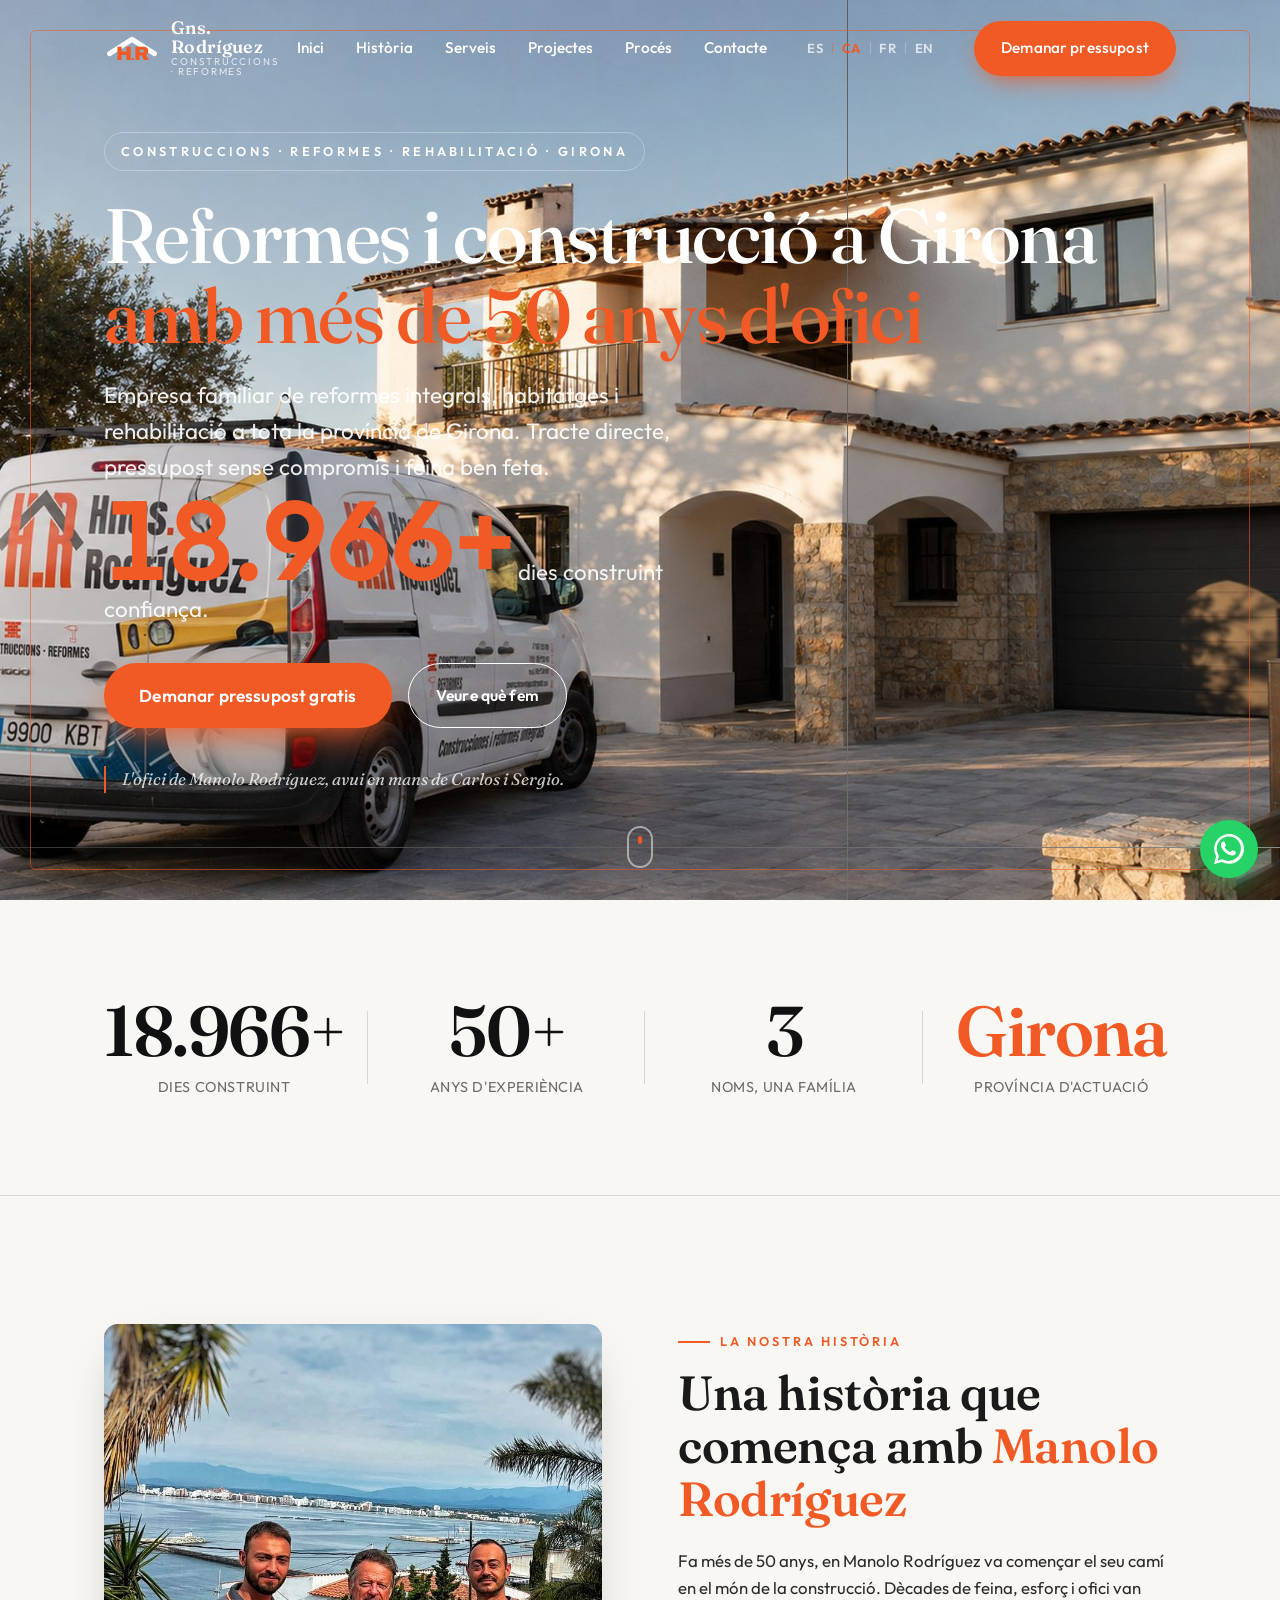
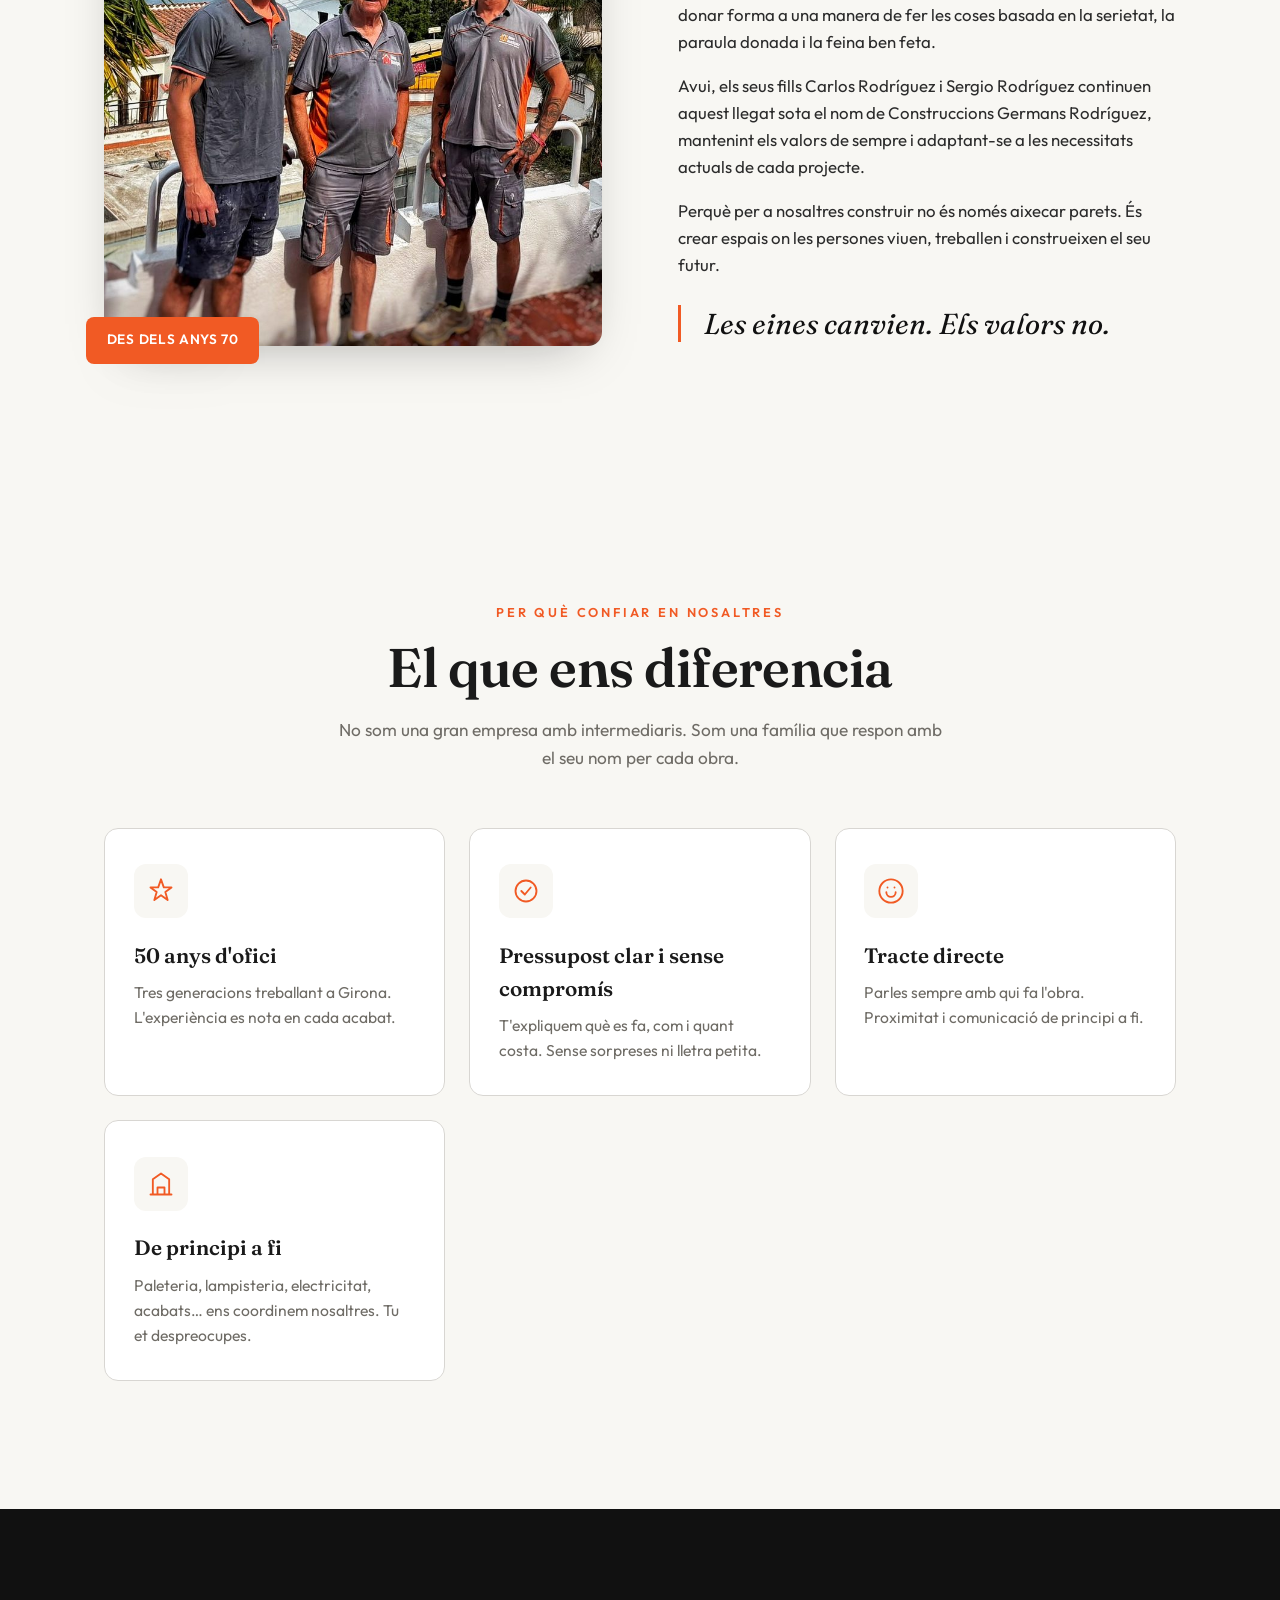
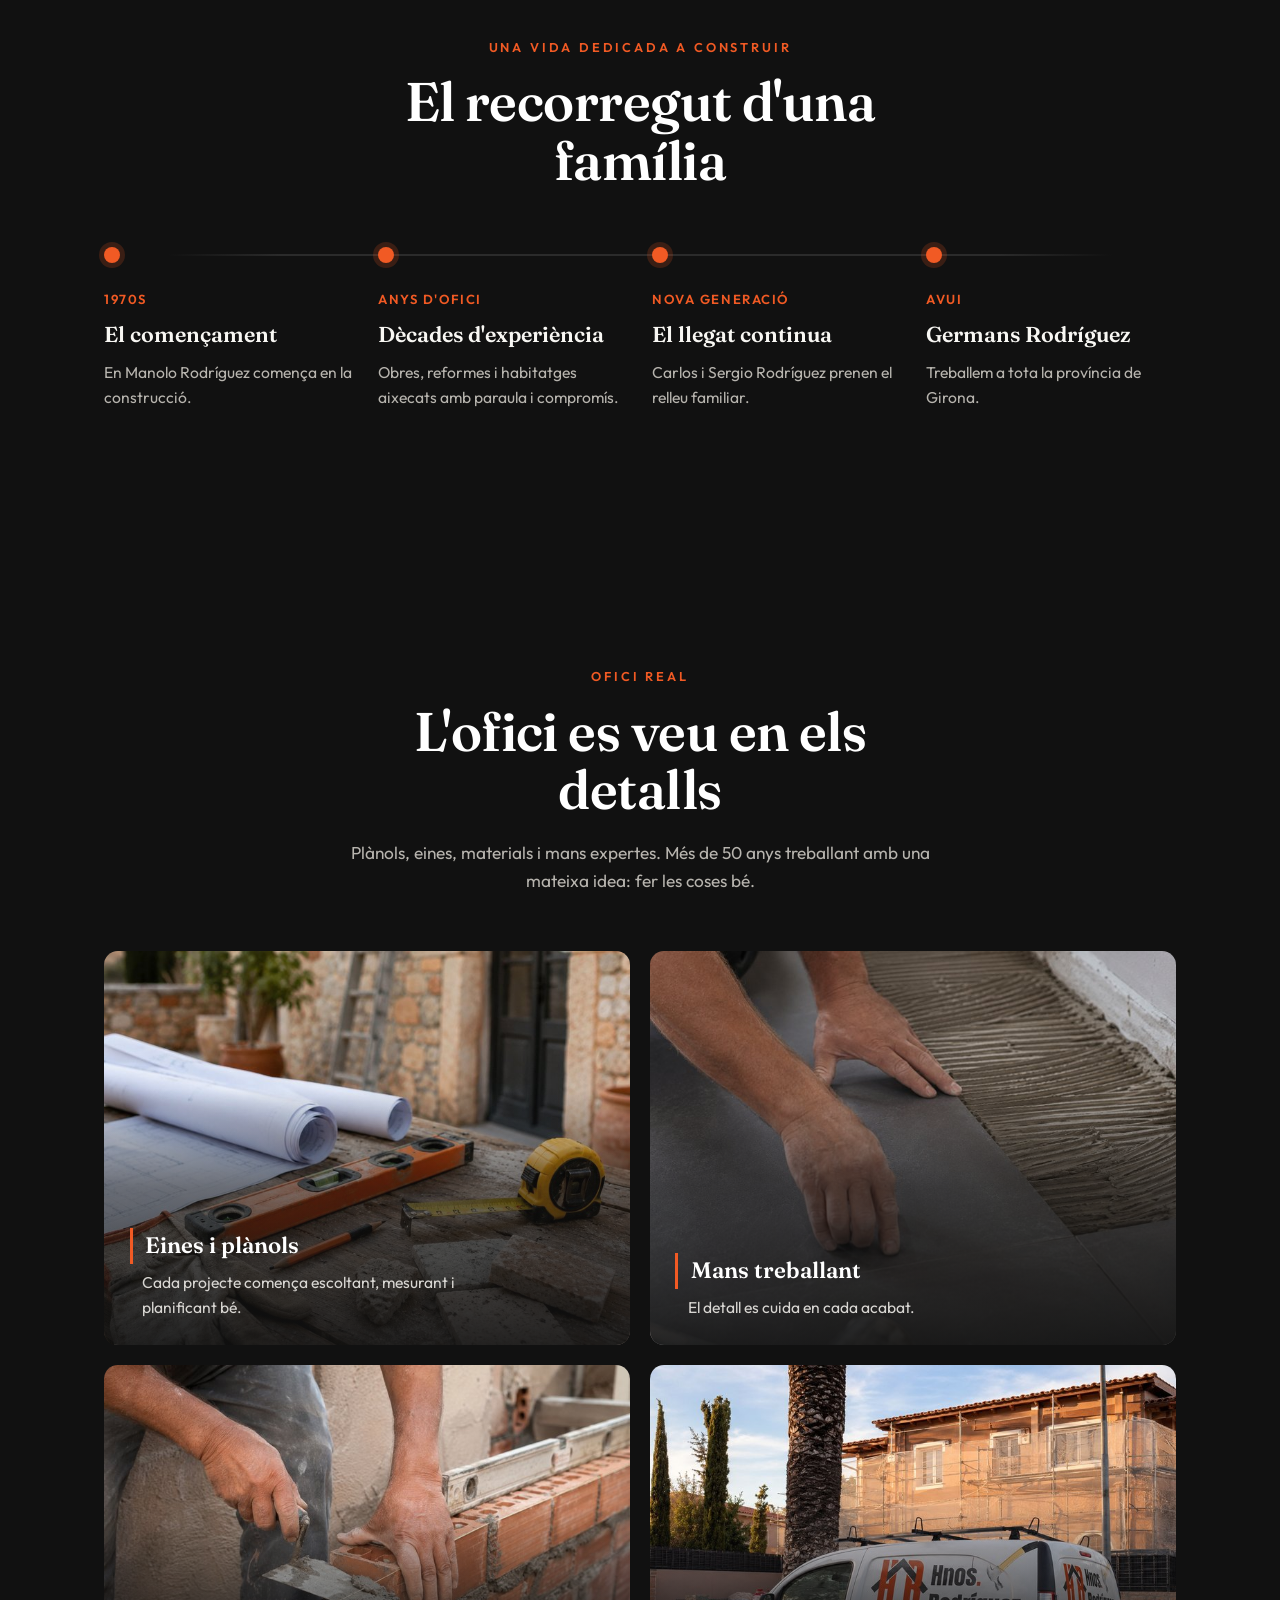
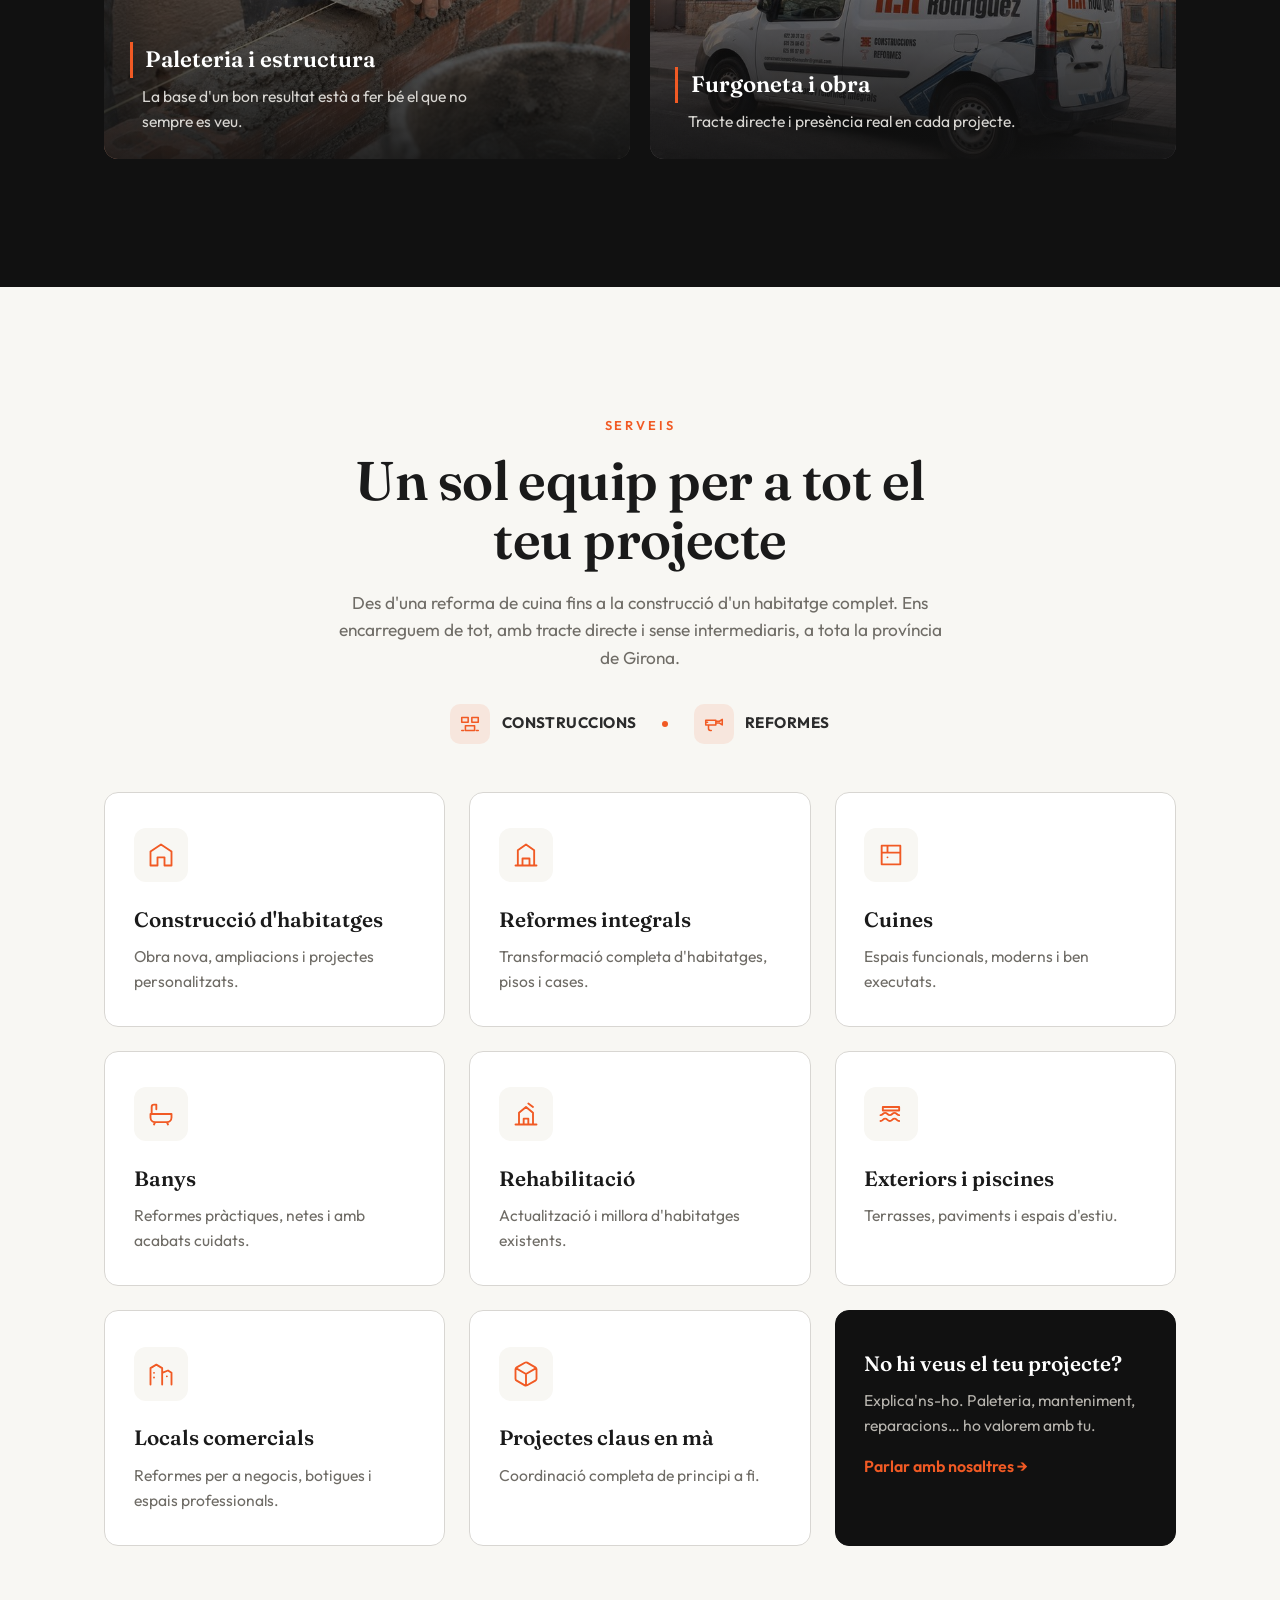
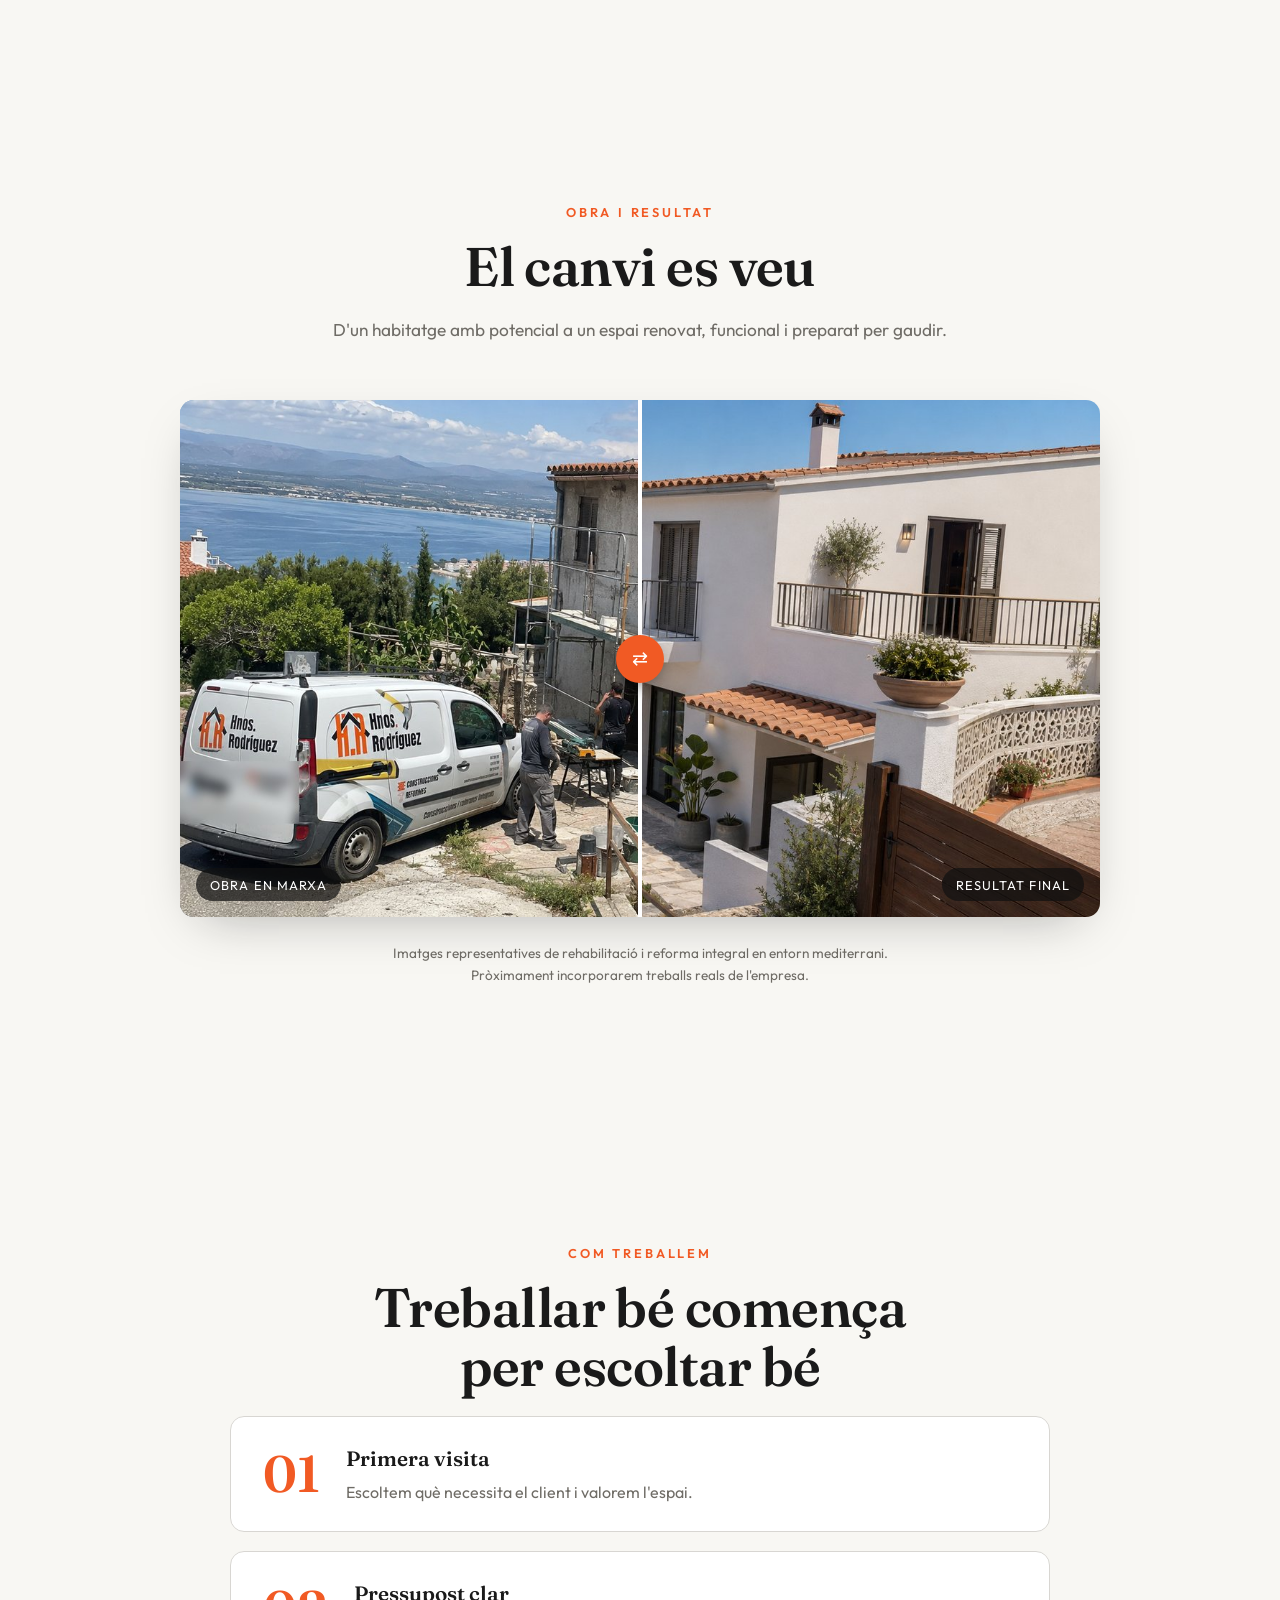
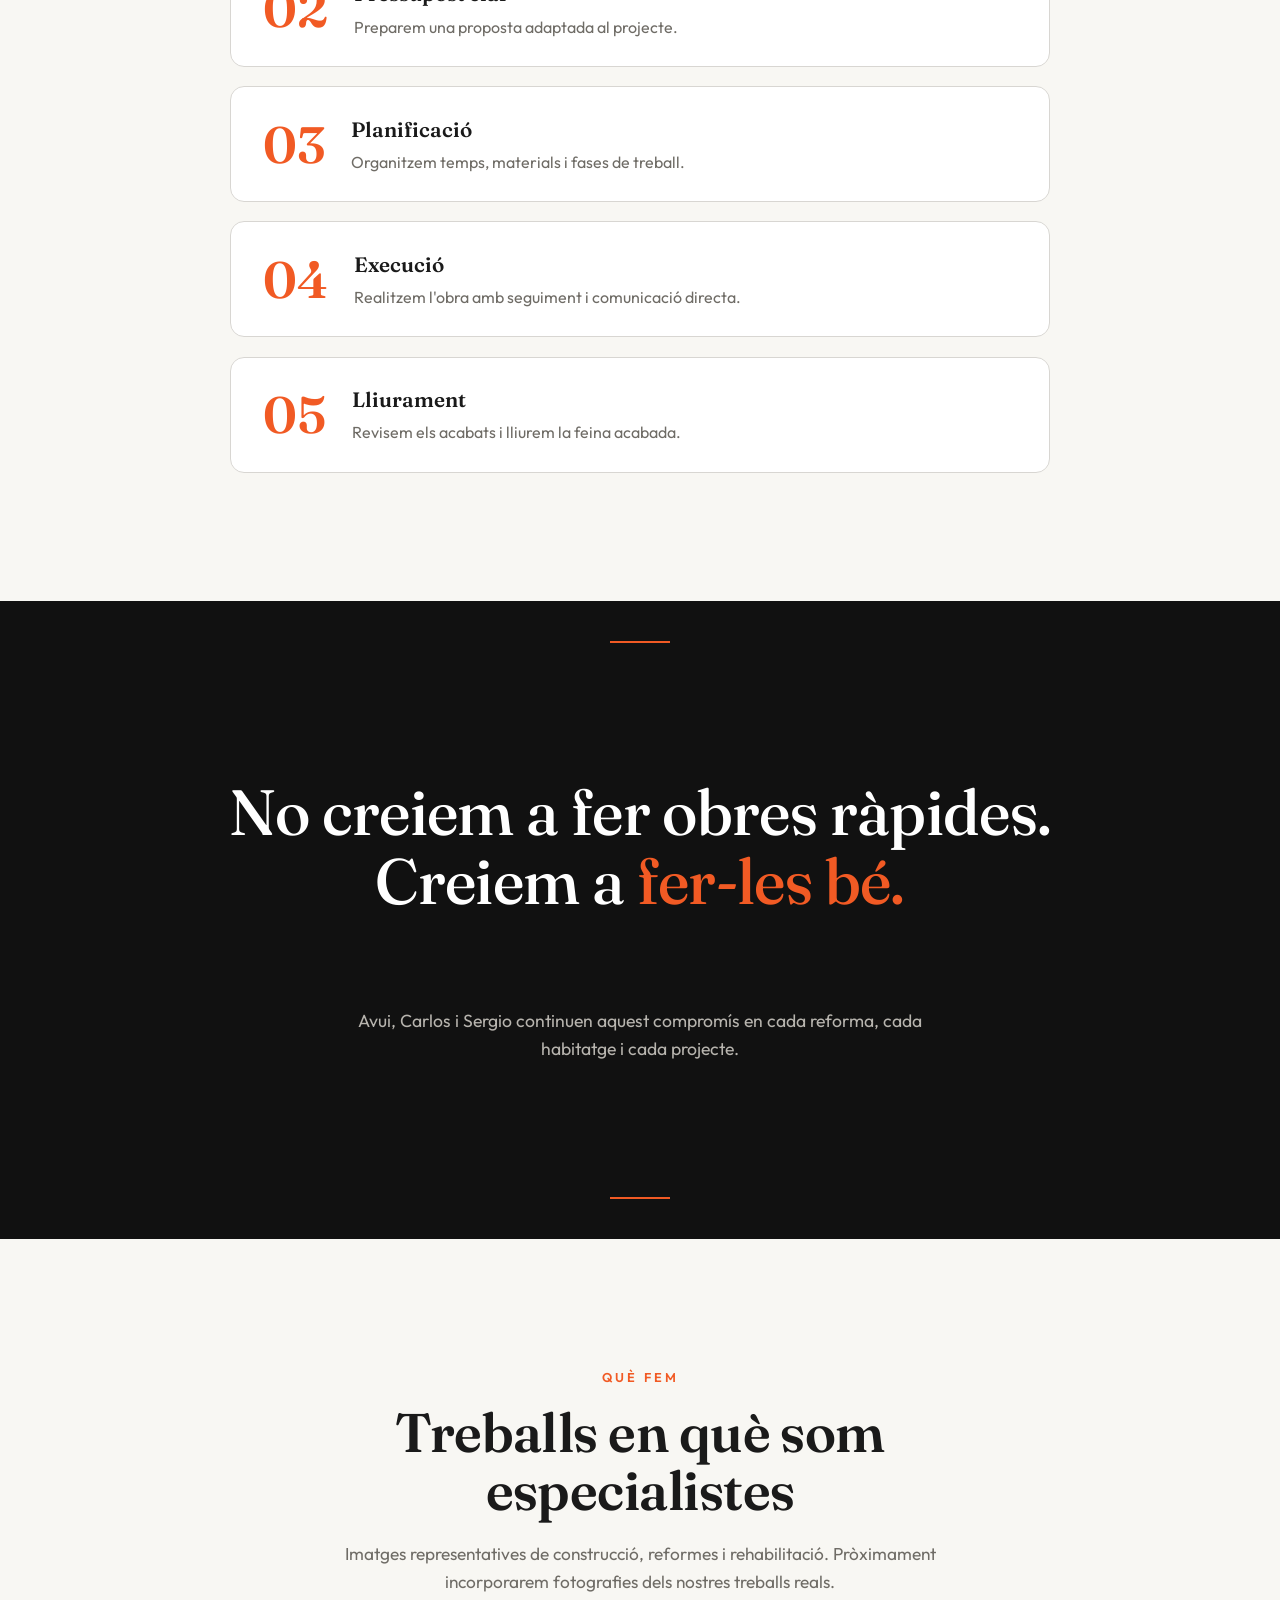
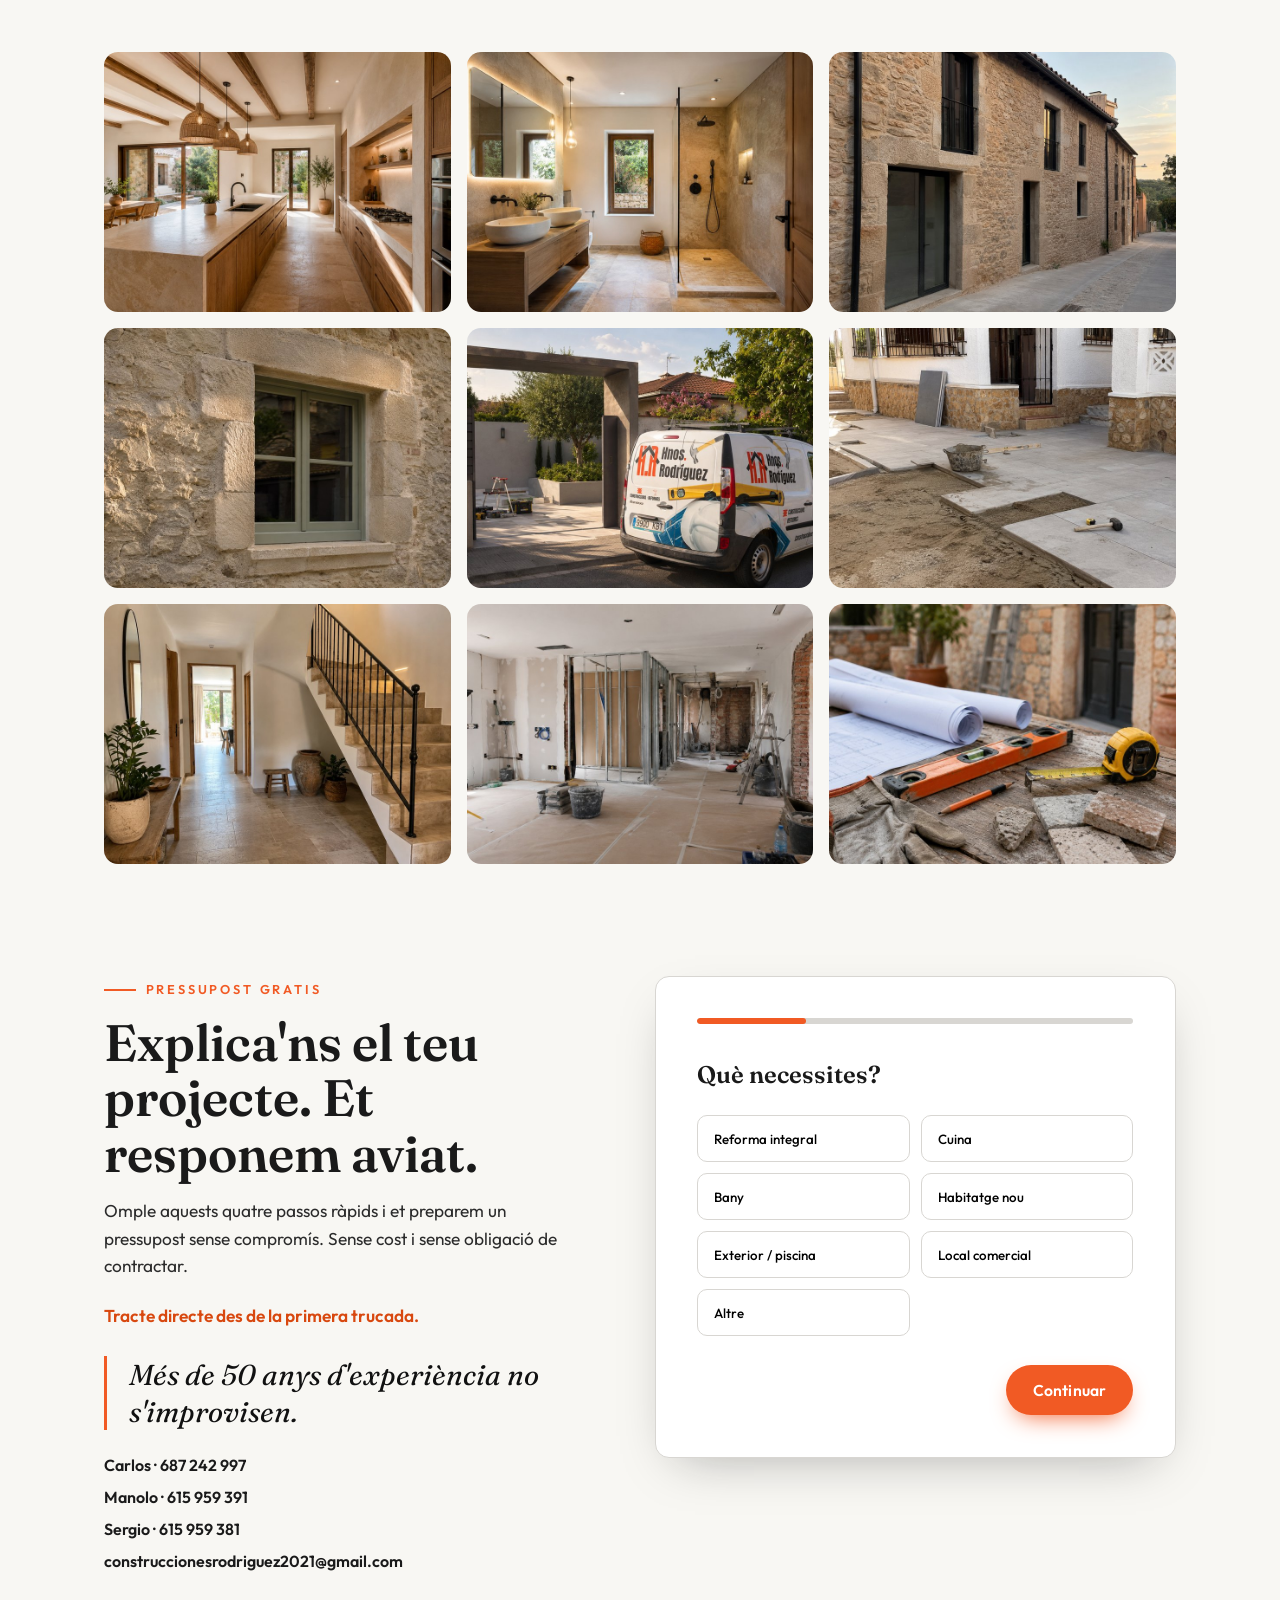
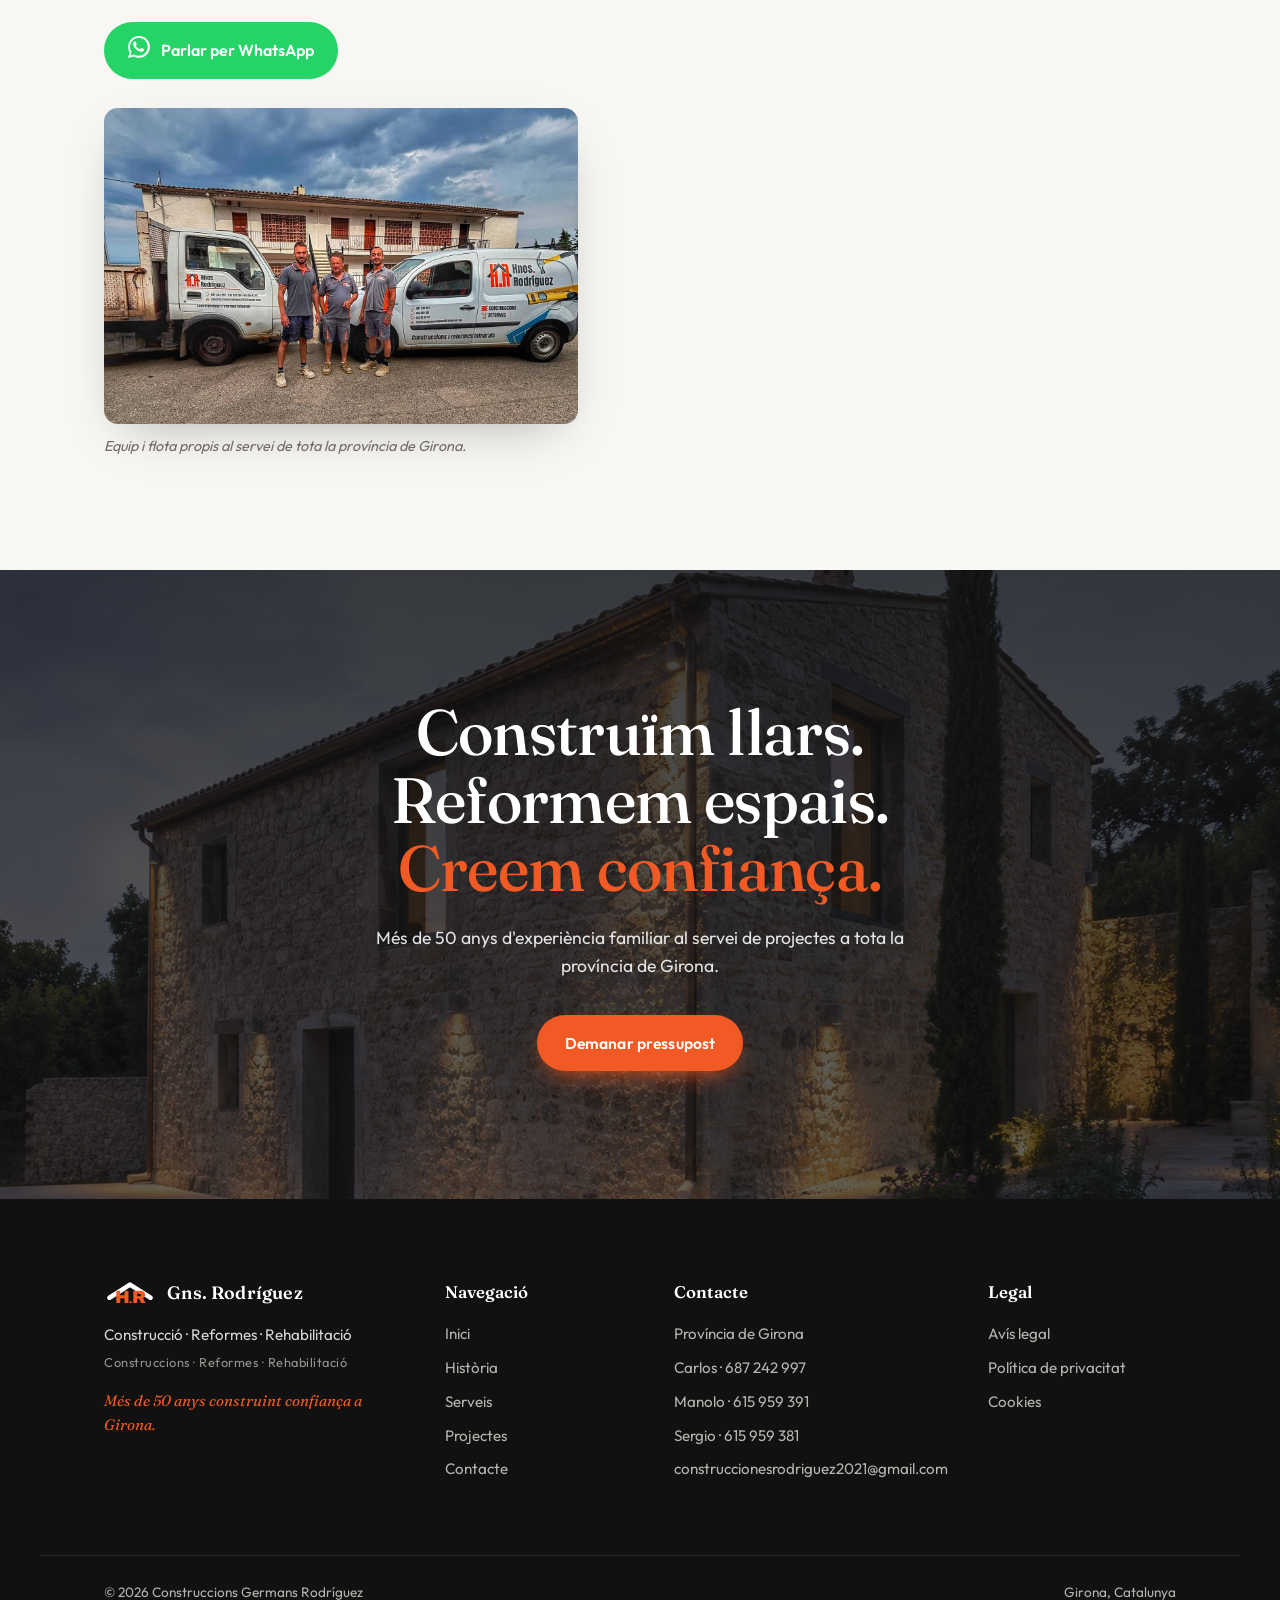
<file: ca/index.html>
<!DOCTYPE html>
<html lang="ca">
<head>
  <meta charset="UTF-8" />
  <meta name="viewport" content="width=device-width, initial-scale=1.0" />

  <!-- ============ SEO ============ -->
  <title>Reformes i Construcció a Girona | Germans Rodríguez · +50 anys</title>
  <meta name="description" content="Empresa familiar de reformes integrals i construcció a Girona amb més de 50 anys d'experiència. Cuines, banys, habitatges i rehabilitació. Pressupost gratis i sense compromís." />
  <meta name="keywords" content="constructora Girona, reformes Girona, reformes integrals Girona, construcció Costa Brava, rehabilitació d'habitatges, empresa familiar de construcció" />
  <meta name="author" content="Construcciones Hermanos Rodríguez" />
  <meta name="robots" content="index, follow" />
  <link rel="canonical" href="https://hermanosrodriguez1975.es/ca/" />

  <!-- ============ hreflang · versiones por idioma ============ -->
  <link rel="alternate" hreflang="es" href="https://hermanosrodriguez1975.es/" />
  <link rel="alternate" hreflang="ca" href="https://hermanosrodriguez1975.es/ca/" />
  <link rel="alternate" hreflang="fr" href="https://hermanosrodriguez1975.es/fr/" />
  <link rel="alternate" hreflang="en" href="https://hermanosrodriguez1975.es/en/" />
  <link rel="alternate" hreflang="x-default" href="https://hermanosrodriguez1975.es/" />

  <!-- ============ Open Graph ============ -->
  <meta property="og:type" content="website" />
  <meta property="og:url" content="https://hermanosrodriguez1975.es/ca/" />
  <meta property="og:title" content="Construccions Germans Rodríguez | Reformes i construcció a Girona" />
  <meta property="og:description" content="Empresa familiar de construcció i reformes a Girona amb més de 50 anys d'experiència. Més de 50 anys construint confiança." />
  <meta property="og:image" content="/images/hero.jpg" />
  <meta property="og:locale" content="ca_ES" />
  <meta property="og:site_name" content="Construcciones Hermanos Rodríguez" />

  <!-- ============ Favicon (placeholder SVG con iniciales H.R) ============ -->
  <link rel="icon" type="image/svg+xml" href="data:image/svg+xml,%3Csvg xmlns='http://www.w3.org/2000/svg' viewBox='0 0 220 160'%3E%3Crect width='220' height='160' rx='28' fill='%23111111'/%3E%3Cpath d='M30 96 L110 44 L190 96' fill='none' stroke='%23E8E6E2' stroke-width='18' stroke-linejoin='round' stroke-linecap='round'/%3E%3Ctext x='110' y='118' text-anchor='middle' font-family='Arial Black,sans-serif' font-weight='900' font-size='62' fill='%23F15A24'%3EH.R%3C/text%3E%3C/svg%3E" />

  <!-- ============ Tipografías ============ -->
  <link rel="preconnect" href="https://fonts.googleapis.com" />
  <link rel="preconnect" href="https://fonts.gstatic.com" crossorigin />
  <link href="https://fonts.googleapis.com/css2?family=Archivo:wght@800;900&family=Fraunces:ital,opsz,wght@0,9..144,400;0,9..144,500;0,9..144,600;0,9..144,700;1,9..144,500&family=Outfit:wght@300;400;500;600;700&display=swap" rel="stylesheet" />

  <link rel="stylesheet" href="/style.css" />

  <!-- ============ JSON-LD · HomeAndConstructionBusiness ============ -->
  <script type="application/ld+json">
  {
    "@context": "https://schema.org",
    "@type": "HomeAndConstructionBusiness",
    "name": "Construcciones Hermanos Rodríguez",
    "alternateName": "Hnos. Rodríguez",
    "description": "Empresa familiar de construcció, reformes integrals i rehabilitació d'habitatges a la província de Girona amb més de 50 anys d'experiència.",
    "url": "https://hermanosrodriguez1975.es/ca/",
    "telephone": "+34687242997",
    "email": "construccionesrodriguez2021@gmail.com",
    "image": "https://hermanosrodriguez1975.es/images/hero.jpg",
    "priceRange": "€€",
    "areaServed": {
      "@type": "AdministrativeArea",
      "name": "Província de Girona"
    },
    "address": {
      "@type": "PostalAddress",
      "addressRegion": "Girona",
      "addressCountry": "ES"
    },
    "founder": {
      "@type": "Person",
      "name": "Manolo Rodríguez"
    },
    "employee": [
      { "@type": "Person", "name": "Carlos Rodríguez" },
      { "@type": "Person", "name": "Sergio Rodríguez" }
    ],
    "knowsAbout": [
      "Construcció d'habitatges",
      "Reformes integrals",
      "Rehabilitació d'habitatges",
      "Reformes de cuines",
      "Reformes de banys",
      "Paleteria general",
      "Piscines i exteriors"
    ],
    "slogan": "Més de 50 anys construint confiança."
  }
  </script>
</head>

<body>

  <!-- ====================================================== -->
  <!-- SECCIÓN 1 · NAVBAR                                      -->
  <!-- ====================================================== -->
  <header class="nav" id="nav">
    <div class="nav__inner">
      <a href="#inicio" class="brand" aria-label="Construccions Germans Rodríguez - Inici">
        <span class="brand__mark" aria-hidden="true">
          <!-- Logo H.R fiel a la imagen de marca: H.R naranja + tejado gris detrás -->
          <svg viewBox="0 0 220 120" width="56" height="31" class="brand__logo">
            <path class="brand__roof" d="M22 80 L110 24 L198 80" fill="none" stroke="currentColor" stroke-width="20" stroke-linejoin="round" stroke-linecap="round"/>
            <text class="brand__hr" x="110" y="104" text-anchor="middle" font-family="'Archivo', 'Outfit', sans-serif" font-weight="900" font-size="76" letter-spacing="-2" fill="var(--orange)">H<tspan font-size="40">.</tspan>R</text>
          </svg>
        </span>
        <span class="brand__text">
          <strong>Gns. Rodríguez</strong>
          <em>Construccions · Reformes</em>
        </span>
      </a>

      <nav class="nav__links" id="navLinks" aria-label="Navegació principal">
        <a href="#inicio">Inici</a>
        <a href="#historia">Història</a>
        <a href="#servicios">Serveis</a>
        <a href="#proyectos">Projectes</a>
        <a href="#proceso">Procés</a>
        <a href="#contacto">Contacte</a>
        <div class="lang" role="navigation" aria-label="Selector de idioma">
          <a href="/" class="lang__opt" lang="es" hreflang="es">ES</a>
          <a href="/ca/" class="lang__opt is-active" lang="ca" hreflang="ca" aria-current="true">CA</a>
          <a href="/fr/" class="lang__opt" lang="fr" hreflang="fr">FR</a>
          <a href="/en/" class="lang__opt" lang="en" hreflang="en">EN</a>
        </div>
        <a href="#contacto" class="btn btn--solid nav__cta">Demanar pressupost</a>
      </nav>

      <button class="nav__burger" id="navBurger" aria-label="Obrir menú" aria-expanded="false" aria-controls="navLinks">
        <span></span><span></span><span></span>
      </button>
    </div>
  </header>

  <!-- ====================================================== -->
  <!-- SECCIÓN 2 · HERO CINEMATOGRÁFICO                        -->
  <!-- ====================================================== -->
  <section class="hero" id="inicio">
    <div class="hero__media">
      <!-- Sustituir por images/hero.jpg (o un vídeo) -->
      <img src="/images/hero.jpg" alt="Imatge representativa d'habitatge modern i construcció a Girona" />
      <div class="hero__overlay"></div>
    </div>

    <!-- Marco fino naranja inspirado en el logo H.R -->
    <div class="hero__frame" aria-hidden="true"></div>

    <div class="hero__content">
      <span class="hero__eyebrow reveal">Construccions · Reformes · Rehabilitació · Girona</span>
      <h1 class="hero__title reveal">
        Reformes i construcció a Girona
        <span class="accent">amb més de 50 anys d'ofici</span>
      </h1>
      <p class="hero__sub reveal">Empresa familiar de reformes integrals, habitatges i rehabilitació a tota la província de Girona. Tracte directe, pressupost sense compromís i feina ben feta. <span class="hero__count" id="heroDays" aria-label="18.750 o més dies">18.750+</span> dies construint confiança.</p>

      <div class="hero__actions reveal">
        <a href="#contacto" class="btn btn--solid btn--lg">Demanar pressupost gratis</a>
        <a href="#proyectos" class="btn btn--ghost">Veure què fem</a>
      </div>

      <p class="hero__note reveal">L'ofici de Manolo Rodríguez, avui en mans de Carlos i Sergio.</p>
      <p class="hero__tag reveal">Les eines canvien. Els valors no.</p>
    </div>

    <a href="#confianza" class="hero__scroll" aria-label="Baixar">
      <span></span>
    </a>
  </section>

  <!-- ====================================================== -->
  <!-- SECCIÓN 3 · MURO DE CONFIANZA                           -->
  <!-- ====================================================== -->
  <section class="trust" aria-label="Dades de l'empresa" id="confianza">
    <div class="container">
      <div class="trust__grid">
        <div class="trust__item reveal">
          <span class="trust__num" data-count="18750" data-dynamic="days" data-suffix="+">18.750+</span>
          <span class="trust__label">Dies construint</span>
        </div>
        <div class="trust__item reveal">
          <span class="trust__num" data-count="50" data-suffix="+">50+</span>
          <span class="trust__label">Anys d'experiència</span>
        </div>
        <div class="trust__item reveal">
          <span class="trust__num">3</span>
          <span class="trust__label">Noms, una família</span>
        </div>
        <div class="trust__item reveal">
          <span class="trust__num trust__num--word">Girona</span>
          <span class="trust__label">Província d'actuació</span>
        </div>
      </div>
    </div>
  </section>

  <!-- ====================================================== -->
  <!-- SECCIÓN 4 · HISTORIA FAMILIAR                           -->
  <!-- ====================================================== -->
  <section class="history" id="historia">
    <div class="container history__grid">
      <div class="history__media reveal">
        <img src="/images/equipo-mar.jpg" alt="Manolo, Carlos i Sergio Rodríguez, equip de Construccions Germans Rodríguez, davant la badia de Roses (Girona)" />
        <span class="history__badge">Des dels anys 70</span>
      </div>

      <div class="history__text">
        <span class="kicker reveal">La nostra història</span>
        <h2 class="reveal">Una història que comença amb <span class="accent">Manolo Rodríguez</span></h2>
        <p class="reveal">Fa més de 50 anys, en Manolo Rodríguez va començar el seu camí en el món de la construcció. Dècades de feina, esforç i ofici van donar forma a una manera de fer les coses basada en la serietat, la paraula donada i la feina ben feta.</p>
        <p class="reveal">Avui, els seus fills Carlos Rodríguez i Sergio Rodríguez continuen aquest llegat sota el nom de Construccions Germans Rodríguez, mantenint els valors de sempre i adaptant-se a les necessitats actuals de cada projecte.</p>
        <p class="reveal">Perquè per a nosaltres construir no és només aixecar parets. És crear espais on les persones viuen, treballen i construeixen el seu futur.</p>
        <blockquote class="pullquote reveal">Les eines canvien. Els valors no.</blockquote>
      </div>
    </div>
  </section>

  <!-- ====================================================== -->
  <!-- SECCIÓN · POR QUÉ ELEGIRNOS                             -->
  <!-- ====================================================== -->
  <section class="services" aria-label="Per què triar-nos">
    <div class="container">
      <span class="kicker kicker--center reveal">Per què confiar en nosaltres</span>
      <h2 class="section-title reveal">El que ens diferencia</h2>
      <p class="section-sub reveal">No som una gran empresa amb intermediaris. Som una família que respon amb el seu nom per cada obra.</p>

      <div class="services__grid">
        <article class="card reveal">
          <span class="card__icon" aria-hidden="true">
            <svg viewBox="0 0 24 24"><path d="M12 2l2.4 6.9H21l-5.3 4 2 6.9-5.7-4.2-5.7 4.2 2-6.9-5.3-4h6.6z"/></svg>
          </span>
          <h3>50 anys d'ofici</h3>
          <p>Tres generacions treballant a Girona. L'experiència es nota en cada acabat.</p>
        </article>
        <article class="card reveal">
          <span class="card__icon" aria-hidden="true">
            <svg viewBox="0 0 24 24"><path d="M3 12a9 9 0 1 0 18 0 9 9 0 0 0-18 0zM8 12l3 3 5-6"/></svg>
          </span>
          <h3>Pressupost clar i sense compromís</h3>
          <p>T'expliquem què es fa, com i quant costa. Sense sorpreses ni lletra petita.</p>
        </article>
        <article class="card reveal">
          <span class="card__icon" aria-hidden="true">
            <svg viewBox="0 0 24 24"><path d="M12 2a10 10 0 1 0 0 20 10 10 0 0 0 0-20zM8 13a4 4 0 0 0 8 0M9 9h.01M15 9h.01"/></svg>
          </span>
          <h3>Tracte directe</h3>
          <p>Parles sempre amb qui fa l'obra. Proximitat i comunicació de principi a fi.</p>
        </article>
        <article class="card reveal">
          <span class="card__icon" aria-hidden="true">
            <svg viewBox="0 0 24 24"><path d="M3 21h18M5 21V8l7-5 7 5v13M9 21v-6h6v6"/></svg>
          </span>
          <h3>De principi a fi</h3>
          <p>Paleteria, lampisteria, electricitat, acabats… ens coordinem nosaltres. Tu et despreocupes.</p>
        </article>
      </div>
    </div>
  </section>
  <!-- ====================================================== -->
  <section class="timeline" aria-label="Trayectoria de la empresa">
    <div class="container">
      <span class="kicker kicker--center reveal">Una vida dedicada a construir</span>
      <h2 class="section-title reveal">El recorregut d'una família</h2>

      <ol class="timeline__track">
        <li class="timeline__step reveal">
          <span class="timeline__dot" aria-hidden="true"></span>
          <span class="timeline__year">1970s</span>
          <h3>El començament</h3>
          <p>En Manolo Rodríguez comença en la construcció.</p>
        </li>
        <li class="timeline__step reveal">
          <span class="timeline__dot" aria-hidden="true"></span>
          <span class="timeline__year">Anys d'ofici</span>
          <h3>Dècades d'experiència</h3>
          <p>Obres, reformes i habitatges aixecats amb paraula i compromís.</p>
        </li>
        <li class="timeline__step reveal">
          <span class="timeline__dot" aria-hidden="true"></span>
          <span class="timeline__year">Nova generació</span>
          <h3>El llegat continua</h3>
          <p>Carlos i Sergio Rodríguez prenen el relleu familiar.</p>
        </li>
        <li class="timeline__step reveal">
          <span class="timeline__dot" aria-hidden="true"></span>
          <span class="timeline__year">Avui</span>
          <h3>Germans Rodríguez</h3>
          <p>Treballem a tota la província de Girona.</p>
        </li>
      </ol>
    </div>
  </section>

  <!-- ====================================================== -->
  <!-- SECCIÓN · EL OFICIO SE VE EN LOS DETALLES               -->
  <!-- ====================================================== -->
  <section class="craft">
    <div class="container">
      <span class="kicker kicker--center reveal">Ofici real</span>
      <h2 class="section-title reveal">L'ofici es veu en els detalls</h2>
      <p class="section-sub reveal">Plànols, eines, materials i mans expertes. Més de 50 anys treballant amb una mateixa idea: fer les coses bé.</p>

      <div class="craft__grid">
        <figure class="craft__item reveal">
          <img src="/images/oficio-herramientas.jpg" alt="Imatge representativa d'eines d'obra" />
          <figcaption>
            <h3>Eines i plànols</h3>
            <p>Cada projecte comença escoltant, mesurant i planificant bé.</p>
          </figcaption>
        </figure>
        <figure class="craft__item reveal">
          <img src="/images/oficio-manos.jpg" alt="Imatge representativa de treball artesanal" />
          <figcaption>
            <h3>Mans treballant</h3>
            <p>El detall es cuida en cada acabat.</p>
          </figcaption>
        </figure>
        <figure class="craft__item reveal">
          <img src="/images/oficio-albanileria.jpg" alt="Imatge representativa de paleteria" />
          <figcaption>
            <h3>Paleteria i estructura</h3>
            <p>La base d'un bon resultat està a fer bé el que no sempre es veu.</p>
          </figcaption>
        </figure>
        <figure class="craft__item reveal">
          <img src="/images/oficio-furgoneta.jpg" alt="Imatge representativa d'empresa familiar de construcció" />
          <figcaption>
            <h3>Furgoneta i obra</h3>
            <p>Tracte directe i presència real en cada projecte.</p>
          </figcaption>
        </figure>
      </div>
    </div>
  </section>

  <!-- ====================================================== -->
  <!-- SECCIÓN 6 · SERVICIOS PREMIUM                           -->
  <!-- ====================================================== -->
  <section class="services" id="servicios">
    <div class="container">
      <span class="kicker kicker--center reveal">Serveis</span>
      <h2 class="section-title reveal">Un sol equip per a tot el teu projecte</h2>
      <p class="section-sub reveal">Des d'una reforma de cuina fins a la construcció d'un habitatge complet. Ens encarreguem de tot, amb tracte directe i sense intermediaris, a tota la província de Girona.</p>

      <!-- Tira de identidad: iconos de ladrillo y taladro, como en la furgoneta -->
      <div class="badges reveal" aria-label="Construcciones y reformas">
        <span class="badge">
          <span class="badge__icon" aria-hidden="true">
            <!-- Ladrillos -->
            <svg viewBox="0 0 24 24"><path d="M3 5h7v5H3zM14 5h7v5h-7zM7 14h10v5H7zM3 19h2M19 19h2M3 5v5M21 5v5"/></svg>
          </span>
          Construccions
        </span>
        <span class="badge__sep" aria-hidden="true"></span>
        <span class="badge">
          <span class="badge__icon" aria-hidden="true">
            <!-- Taladro -->
            <svg viewBox="0 0 24 24"><path d="M3 8h11v5H3zM14 9h4l3-2v6l-3-2h-4M6 13v4a2 2 0 0 0 2 2h1M3 10h2"/></svg>
          </span>
          Reformes
        </span>
      </div>

      <div class="services__grid">
        <!-- Cada tarjeta: icono SVG minimalista + línea naranja + texto -->
        <article class="card reveal">
          <span class="card__icon" aria-hidden="true">
            <svg viewBox="0 0 24 24"><path d="M3 21V9l9-6 9 6v12h-6v-7H9v7z"/></svg>
          </span>
          <h3>Construcció d'habitatges</h3>
          <p>Obra nova, ampliacions i projectes personalitzats.</p>
        </article>

        <article class="card reveal">
          <span class="card__icon" aria-hidden="true">
            <svg viewBox="0 0 24 24"><path d="M3 21h18M5 21V8l7-5 7 5v13M9 21v-6h6v6"/></svg>
          </span>
          <h3>Reformes integrals</h3>
          <p>Transformació completa d'habitatges, pisos i cases.</p>
        </article>

        <article class="card reveal">
          <span class="card__icon" aria-hidden="true">
            <svg viewBox="0 0 24 24"><path d="M4 4h16v16H4zM4 10h16M9 4v6M9 14h.01"/></svg>
          </span>
          <h3>Cuines</h3>
          <p>Espais funcionals, moderns i ben executats.</p>
        </article>

        <article class="card reveal">
          <span class="card__icon" aria-hidden="true">
            <svg viewBox="0 0 24 24"><path d="M4 12V6a2 2 0 0 1 2-2h2v4M3 12h18v3a4 4 0 0 1-4 4H7a4 4 0 0 1-4-4zM7 19l-1 2M17 19l1 2"/></svg>
          </span>
          <h3>Banys</h3>
          <p>Reformes pràctiques, netes i amb acabats cuidats.</p>
        </article>

        <article class="card reveal">
          <span class="card__icon" aria-hidden="true">
            <svg viewBox="0 0 24 24"><path d="M3 21h18M6 21V11l6-5 6 5v10M10 21v-5h4v5M14 3l4 3"/></svg>
          </span>
          <h3>Rehabilitació</h3>
          <p>Actualització i millora d'habitatges existents.</p>
        </article>

        <article class="card reveal">
          <span class="card__icon" aria-hidden="true">
            <svg viewBox="0 0 24 24"><path d="M3 18c2 0 2-2 4-2s2 2 4 2 2-2 4-2 2 2 4 2M3 13c2 0 2-2 4-2s2 2 4 2 2-2 4-2 2 2 4 2M5 6h14v3H5z"/></svg>
          </span>
          <h3>Exteriors i piscines</h3>
          <p>Terrasses, paviments i espais d'estiu.</p>
        </article>

        <article class="card reveal">
          <span class="card__icon" aria-hidden="true">
            <svg viewBox="0 0 24 24"><path d="M3 21V7l5-3 5 3v14M13 21V11l5-2 3 2v10M6 11h.01M6 15h.01M17 14h.01"/></svg>
          </span>
          <h3>Locals comercials</h3>
          <p>Reformes per a negocis, botigues i espais professionals.</p>
        </article>

        <article class="card reveal">
          <span class="card__icon" aria-hidden="true">
            <svg viewBox="0 0 24 24"><path d="M21 16V8a2 2 0 0 0-1-1.7l-7-4a2 2 0 0 0-2 0l-7 4A2 2 0 0 0 3 8v8a2 2 0 0 0 1 1.7l7 4a2 2 0 0 0 2 0l7-4A2 2 0 0 0 21 16zM3.3 7L12 12l8.7-5M12 22V12"/></svg>
          </span>
          <h3>Projectes claus en mà</h3>
          <p>Coordinació completa de principi a fi.</p>
        </article>

        <article class="card card--cta reveal">
          <h3>No hi veus el teu projecte?</h3>
          <p>Explica'ns-ho. Paleteria, manteniment, reparacions… ho valorem amb tu.</p>
          <a href="#contacto" class="card__link">Parlar amb nosaltres →</a>
        </article>
      </div>
    </div>
  </section>

  <!-- ====================================================== -->
  <!-- SECCIÓN 7 · COMPARADOR ANTES / DESPUÉS                  -->
  <!-- ====================================================== -->
  <section class="ba">
    <div class="container">
      <span class="kicker kicker--center reveal">Obra i resultat</span>
      <h2 class="section-title reveal">El canvi es veu</h2>
      <p class="section-sub reveal">D'un habitatge amb potencial a un espai renovat, funcional i preparat per gaudir.</p>

      <!-- Slider deslizable con clip-path (responsive desktop + táctil) -->
      <div class="ba__compare reveal" id="baCompare" style="--pos:50%">
        <img class="ba__img ba__img--after" src="/images/slider-resultado-final.jpg" alt="Imatge representativa d'habitatge mediterrani rehabilitat amb vistes al mar" />
        <img class="ba__img ba__img--before" id="baBefore" src="/images/slider-obra-en-marcha.jpg" alt="Imatge representativa d'obra en marxa en habitatge mediterrani a Roses" />
        <div class="ba__handle" id="baHandle" role="slider" aria-label="Comparar obra en marxa i resultat final" aria-valuemin="0" aria-valuemax="100" aria-valuenow="50" tabindex="0">
          <span class="ba__grip" aria-hidden="true">⇄</span>
        </div>
        <span class="ba__tag ba__tag--before">Obra en marxa</span>
        <span class="ba__tag ba__tag--after">Resultat final</span>
      </div>

      <p class="ba__note reveal">Imatges representatives de rehabilitació i reforma integral en entorn mediterrani. Pròximament incorporarem treballs reals de l'empresa.</p>
    </div>
  </section>

  <!-- ====================================================== -->
  <!-- SECCIÓN 8 · PROCESO DE TRABAJO                          -->
  <!-- ====================================================== -->
  <section class="process" id="proceso">
    <div class="container">
      <span class="kicker kicker--center reveal">Com treballem</span>
      <h2 class="section-title reveal">Treballar bé comença per escoltar bé</h2>

      <div class="process__list">
        <article class="step reveal">
          <span class="step__num">01</span>
          <div><h3>Primera visita</h3><p>Escoltem què necessita el client i valorem l'espai.</p></div>
        </article>
        <article class="step reveal">
          <span class="step__num">02</span>
          <div><h3>Pressupost clar</h3><p>Preparem una proposta adaptada al projecte.</p></div>
        </article>
        <article class="step reveal">
          <span class="step__num">03</span>
          <div><h3>Planificació</h3><p>Organitzem temps, materials i fases de treball.</p></div>
        </article>
        <article class="step reveal">
          <span class="step__num">04</span>
          <div><h3>Execució</h3><p>Realitzem l'obra amb seguiment i comunicació directa.</p></div>
        </article>
        <article class="step reveal">
          <span class="step__num">05</span>
          <div><h3>Lliurament</h3><p>Revisem els acabats i lliurem la feina acabada.</p></div>
        </article>
      </div>
    </div>
  </section>

  <!-- ====================================================== -->
  <!-- SECCIÓN 9 · MANIFIESTO FAMILIAR                         -->
  <!-- ====================================================== -->
  <section class="manifesto">
    <div class="container manifesto__inner">
      <p class="manifesto__big reveal">No creiem a fer obres ràpides.</p>
      <p class="manifesto__big reveal">Creiem a <span class="accent">fer-les bé.</span></p>
      <p class="manifesto__big manifesto__big--sm reveal">Com ens va ensenyar en Manolo Rodríguez fa més de 50 anys.</p>
      <p class="manifesto__foot reveal">Avui, Carlos i Sergio continuen aquest compromís en cada reforma, cada habitatge i cada projecte.</p>
    </div>
  </section>

  <!-- ====================================================== -->
  <!-- SECCIÓN 10 · GALERÍA / PROYECTOS                        -->
  <!-- ====================================================== -->
  <section class="gallery" id="proyectos">
    <div class="container">
      <span class="kicker kicker--center reveal">Què fem</span>
      <h2 class="section-title reveal">Treballs en què som especialistes</h2>
      <p class="section-sub reveal">Imatges representatives de construcció, reformes i rehabilitació. Pròximament incorporarem fotografies dels nostres treballs reals.</p>

      <div class="gallery__grid">
        <figure class="gallery__item reveal"><img src="/images/project-1.jpg" alt="Imatge representativa de reforma de cuina"><figcaption><span>Cuina</span></figcaption></figure>
        <figure class="gallery__item reveal"><img src="/images/project-2.jpg" alt="Imatge representativa de reforma de bany"><figcaption><span>Bany</span></figcaption></figure>
        <figure class="gallery__item reveal"><img src="/images/project-3.jpg" alt="Imatge representativa d'habitatge en construcció"><figcaption><span>Habitatge</span></figcaption></figure>
        <figure class="gallery__item reveal"><img src="/images/project-4.jpg" alt="Imatge representativa de rehabilitació de façana"><figcaption><span>Rehabilitació</span></figcaption></figure>
        <figure class="gallery__item reveal"><img src="/images/project-5.jpg" alt="Imatge representativa de terrassa exterior"><figcaption><span>Exterior</span></figcaption></figure>
        <figure class="gallery__item reveal"><img src="/images/project-6.jpg" alt="Imatge representativa de piscina"><figcaption><span>Piscina</span></figcaption></figure>
        <figure class="gallery__item reveal"><img src="/images/project-7.jpg" alt="Imatge representativa de reforma integral d'interior"><figcaption><span>Reforma integral</span></figcaption></figure>
        <figure class="gallery__item reveal"><img src="/images/project-8.jpg" alt="Imatge representativa d'obra nova"><figcaption><span>Obra nova</span></figcaption></figure>
        <figure class="gallery__item reveal"><img src="/images/project-9.jpg" alt="Imatge representativa de detall de materials"><figcaption><span>Detall</span></figcaption></figure>
      </div>
    </div>
  </section>

  <!-- ====================================================== -->
  <!-- SECCIÓN 11 · FORMULARIO INTELIGENTE                     -->
  <!-- ====================================================== -->
  <section class="quote" id="contacto">
    <div class="container quote__grid">
      <div class="quote__intro">
        <span class="kicker reveal">Pressupost gratis</span>
        <h2 class="reveal">Explica'ns el teu projecte. Et responem aviat.</h2>
        <p class="reveal">Omple aquests quatre passos ràpids i et preparem un pressupost sense compromís. Sense cost i sense obligació de contractar.</p>
        <p class="quote__direct reveal">Tracte directe des de la primera trucada.</p>
        <blockquote class="pullquote reveal">Més de 50 anys d'experiència no s'improvisen.</blockquote>

        <div class="quote__contacts reveal">
          <a href="tel:+34687242997">Carlos · 687 242 997</a>
          <a href="tel:+34615959391">Manolo · 615 959 391</a>
          <a href="tel:+34615959381">Sergio · 615 959 381</a>
          <a href="mailto:construccionesrodriguez2021@gmail.com">construccionesrodriguez2021@gmail.com</a>
        </div>

        <a class="wa-inline reveal" id="waInline" href="#" target="_blank" rel="noopener">
          <span class="wa-inline__icon" aria-hidden="true">
            <svg viewBox="0 0 24 24"><path d="M.06 24l1.68-6.16A11.87 11.87 0 0 1 .15 11.9C.15 5.34 5.5 0 12.06 0a11.82 11.82 0 0 1 8.41 3.49 11.82 11.82 0 0 1 3.48 8.42c0 6.56-5.34 11.9-11.89 11.9a11.9 11.9 0 0 1-5.69-1.45L.06 24zM6.6 20.13a9.88 9.88 0 0 0 5.03 1.38c5.45 0 9.89-4.43 9.89-9.88a9.83 9.83 0 0 0-2.9-7A9.82 9.82 0 0 0 12.06 2c-5.45 0-9.89 4.43-9.89 9.89a9.86 9.86 0 0 0 1.51 5.26l.24.38-1 3.65 3.68-1.05zM17.5 14.3c-.07-.12-.27-.2-.57-.35s-1.76-.87-2.03-.97-.47-.15-.67.15-.77.96-.94 1.16-.35.22-.64.07a8.1 8.1 0 0 1-2.38-1.47 9 9 0 0 1-1.65-2.05c-.17-.3 0-.45.13-.6s.3-.34.44-.52a2 2 0 0 0 .3-.5.55.55 0 0 0-.03-.52c-.07-.15-.67-1.61-.92-2.21s-.48-.5-.67-.51h-.57a1.1 1.1 0 0 0-.8.37 3.35 3.35 0 0 0-1.04 2.49 5.8 5.8 0 0 0 1.22 3.09c.15.2 2.1 3.2 5.08 4.49.71.3 1.26.49 1.69.63.71.22 1.36.19 1.87.12.57-.09 1.76-.72 2-1.41s.25-1.29.18-1.41z"/></svg>
          </span>
          Parlar per WhatsApp
        </a>

        <figure class="quote__photo reveal">
          <img src="/images/equipo-vehiculos.jpg" alt="Vehicles retolats de Gns. Rodríguez, construccions i reformes integrals a la província de Girona" />
          <figcaption>Equip i flota propis al servei de tota la província de Girona.</figcaption>
        </figure>
      </div>

      <div class="quote__form reveal">
        <!-- Barra de progreso -->
        <div class="wizard__bar"><span id="wizardBar"></span></div>

        <form id="wizard" novalidate>
          <!-- PASO 1 -->
          <fieldset class="wizard__step is-active" data-step="1">
            <legend>Què necessites?</legend>
            <div class="wizard__choices" data-name="necesidad">
              <button type="button" class="choice" data-value="Reforma integral">Reforma integral</button>
              <button type="button" class="choice" data-value="Cocina">Cuina</button>
              <button type="button" class="choice" data-value="Baño">Bany</button>
              <button type="button" class="choice" data-value="Vivienda nueva">Habitatge nou</button>
              <button type="button" class="choice" data-value="Exterior / piscina">Exterior / piscina</button>
              <button type="button" class="choice" data-value="Local comercial">Local comercial</button>
              <button type="button" class="choice" data-value="Otro">Altre</button>
            </div>
            <p class="wizard__err" data-err="necesidad">Selecciona una opció per continuar.</p>
          </fieldset>

          <!-- PASO 2 -->
          <fieldset class="wizard__step" data-step="2">
            <legend>On és el projecte?</legend>
            <label class="field">
              <span>Municipi</span>
              <input type="text" name="municipio" placeholder="Ex. Girona, Salt, Figueres…" autocomplete="address-level2" />
            </label>
            <p class="wizard__err" data-err="municipio">Indica'ns el municipi.</p>
          </fieldset>

          <!-- PASO 3 -->
          <fieldset class="wizard__step" data-step="3">
            <legend>Quan t'agradaria començar?</legend>
            <div class="wizard__choices" data-name="plazo">
              <button type="button" class="choice" data-value="Lo antes posible">Tan aviat com sigui possible</button>
              <button type="button" class="choice" data-value="En 1-3 meses">En 1-3 mesos</button>
              <button type="button" class="choice" data-value="Más adelante">Més endavant</button>
              <button type="button" class="choice" data-value="Solo quiero información">Només vull informació</button>
            </div>
            <p class="wizard__err" data-err="plazo">Selecciona una opció per continuar.</p>
          </fieldset>

          <!-- PASO 4 -->
          <fieldset class="wizard__step" data-step="4">
            <legend>Les teves dades de contacte</legend>
            <label class="field"><span>Nom</span><input type="text" name="nombre" autocomplete="name" /></label>
            <label class="field"><span>Telèfon</span><input type="tel" name="telefono" autocomplete="tel" /></label>
            <label class="field"><span>Email</span><input type="email" name="email" autocomplete="email" /></label>
            <label class="field"><span>Missatge</span><textarea name="mensaje" rows="3" placeholder="Explica'ns breument el teu projecte"></textarea></label>
            <p class="wizard__err" data-err="datos">Revisa el nom, el telèfon i un email vàlid.</p>
            <label class="wizard__privacy">
              <input type="checkbox" id="privacyCheck" name="privacidad" />
              <span>He llegit i accepto la <a href="/privacidad.html" target="_blank" rel="noopener">política de privacitat</a>.</span>
            </label>
            <p class="wizard__err" data-err="privacidad">Has d'acceptar la política de privacitat per continuar.</p>
          </fieldset>

          <!-- Navegación -->
          <div class="wizard__nav">
            <button type="button" class="btn btn--ghost" id="wizardPrev" hidden>Enrere</button>
            <button type="button" class="btn btn--solid" id="wizardNext">Continuar</button>
            <button type="submit" class="btn btn--solid" id="wizardSend" hidden>Enviar sol·licitud</button>
          </div>

          <!-- Confirmación -->
          <div class="wizard__done" id="wizardDone" hidden>
            <span class="wizard__check" aria-hidden="true">✓</span>
            <h3>Sol·licitud preparada per enviar per WhatsApp</h3>
            <p>Pots enviar-la ara per a contacte immediat. També pots trucar-nos directament o escriure'ns per email.</p>
          </div>
        </form>
      </div>
    </div>
  </section>

  <!-- ====================================================== -->
  <!-- SECCIÓN 12 · CTA FINAL                                  -->
  <!-- ====================================================== -->
  <section class="cta">
    <div class="cta__media"><img src="/images/cta.jpg" alt="Imatge representativa d'habitatge acabat"><div class="cta__overlay"></div></div>
    <div class="container cta__content">
      <h2 class="reveal">Construïm llars.<br>Reformem espais.<br><span class="accent">Creem confiança.</span></h2>
      <p class="reveal">Més de 50 anys d'experiència familiar al servei de projectes a tota la província de Girona.</p>
      <a href="#contacto" class="btn btn--solid reveal">Demanar pressupost</a>
    </div>
  </section>

  <!-- ====================================================== -->
  <!-- SECCIÓN 13 · FOOTER                                     -->
  <!-- ====================================================== -->
  <footer class="footer">
    <div class="container footer__grid">
      <div class="footer__brand">
        <span class="brand brand--footer">
          <span class="brand__mark" aria-hidden="true">
            <svg viewBox="0 0 220 120" width="52" height="28">
              <path class="brand__roof" d="M22 80 L110 24 L198 80" fill="none" stroke="currentColor" stroke-width="20" stroke-linejoin="round" stroke-linecap="round"/>
              <text x="110" y="104" text-anchor="middle" font-family="'Archivo', 'Outfit', sans-serif" font-weight="900" font-size="76" letter-spacing="-2" fill="var(--orange)">H<tspan font-size="40">.</tspan>R</text>
            </svg>
          </span>
          <span class="brand__text"><strong>Gns. Rodríguez</strong></span>
        </span>
        <p>Construcció · Reformes · Rehabilitació</p>
        <p class="footer__cat">Construccions · Reformes · Rehabilitació</p>
        <p class="footer__claim">Més de 50 anys construint confiança a Girona.</p>
      </div>

      <div class="footer__col">
        <h4>Navegació</h4>
        <a href="#inicio">Inici</a>
        <a href="#historia">Història</a>
        <a href="#servicios">Serveis</a>
        <a href="#proyectos">Projectes</a>
        <a href="#contacto">Contacte</a>
      </div>

      <div class="footer__col">
        <h4>Contacte</h4>
        <p>Província de Girona</p>
        <a href="tel:+34687242997">Carlos · 687 242 997</a>
        <a href="tel:+34615959391">Manolo · 615 959 391</a>
        <a href="tel:+34615959381">Sergio · 615 959 381</a>
        <a href="mailto:construccionesrodriguez2021@gmail.com">construccionesrodriguez2021@gmail.com</a>
      </div>

      <div class="footer__col">
        <h4>Legal</h4>
        <a href="/aviso-legal.html">Avís legal</a>
        <a href="/privacidad.html">Política de privacitat</a>
        <a href="/cookies.html">Cookies</a>
      </div>
    </div>

    <div class="footer__bottom container">
      <span>© <span id="year"></span> Construccions Germans Rodríguez</span>
      <span>Girona, Catalunya</span>
    </div>
  </footer>

  <!-- Botón flotante de WhatsApp -->
  <a class="wa-float" id="waFloat" href="#" target="_blank" rel="noopener" aria-label="Escriu-nos per WhatsApp">
    <svg viewBox="0 0 24 24"><path d="M.06 24l1.68-6.16A11.87 11.87 0 0 1 .15 11.9C.15 5.34 5.5 0 12.06 0a11.82 11.82 0 0 1 8.41 3.49 11.82 11.82 0 0 1 3.48 8.42c0 6.56-5.34 11.9-11.89 11.9a11.9 11.9 0 0 1-5.69-1.45L.06 24zM6.6 20.13a9.88 9.88 0 0 0 5.03 1.38c5.45 0 9.89-4.43 9.89-9.88a9.83 9.83 0 0 0-2.9-7A9.82 9.82 0 0 0 12.06 2c-5.45 0-9.89 4.43-9.89 9.89a9.86 9.86 0 0 0 1.51 5.26l.24.38-1 3.65 3.68-1.05zM17.5 14.3c-.07-.12-.27-.2-.57-.35s-1.76-.87-2.03-.97-.47-.15-.67.15-.77.96-.94 1.16-.35.22-.64.07a8.1 8.1 0 0 1-2.38-1.47 9 9 0 0 1-1.65-2.05c-.17-.3 0-.45.13-.6s.3-.34.44-.52a2 2 0 0 0 .3-.5.55.55 0 0 0-.03-.52c-.07-.15-.67-1.61-.92-2.21s-.48-.5-.67-.51h-.57a1.1 1.1 0 0 0-.8.37 3.35 3.35 0 0 0-1.04 2.49 5.8 5.8 0 0 0 1.22 3.09c.15.2 2.1 3.2 5.08 4.49.71.3 1.26.49 1.69.63.71.22 1.36.19 1.87.12.57-.09 1.76-.72 2-1.41s.25-1.29.18-1.41z"/></svg>
  </a>

  <script src="/script.js"></script>
</body>
</html>
</file>
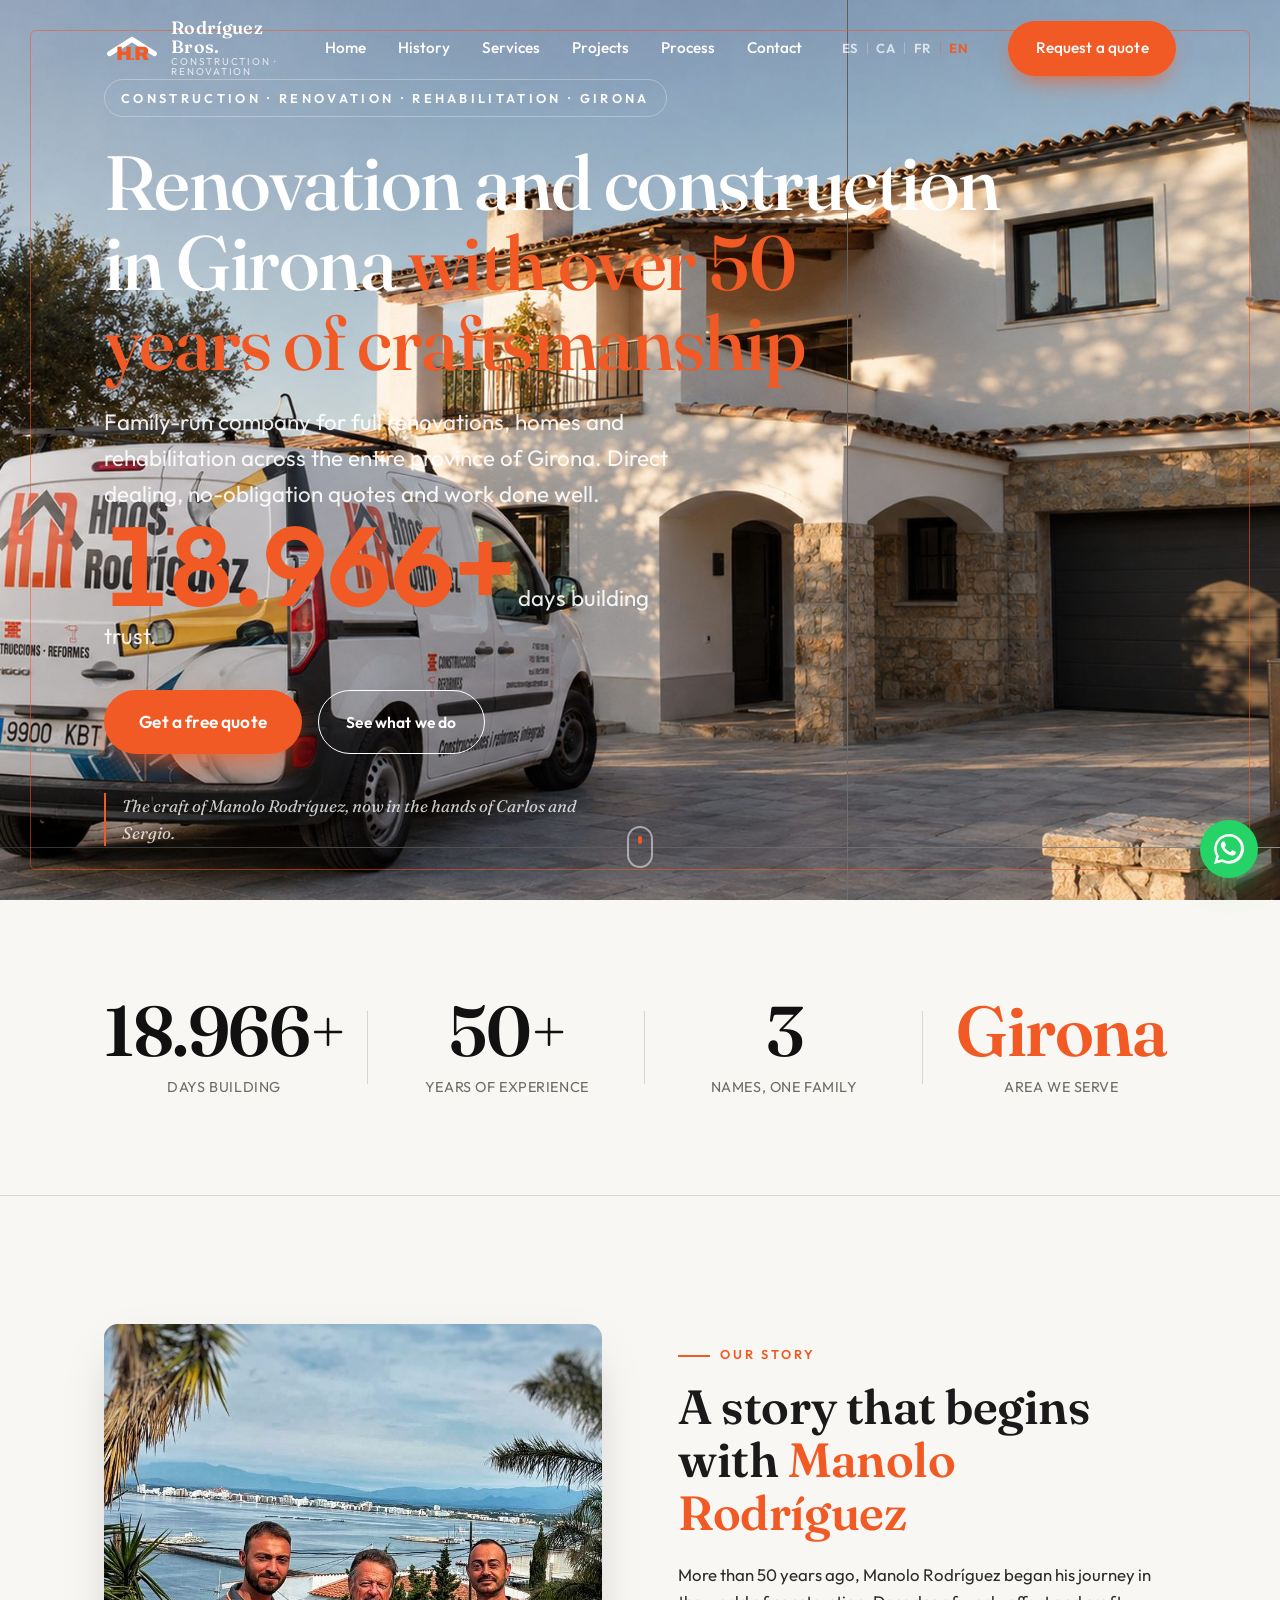
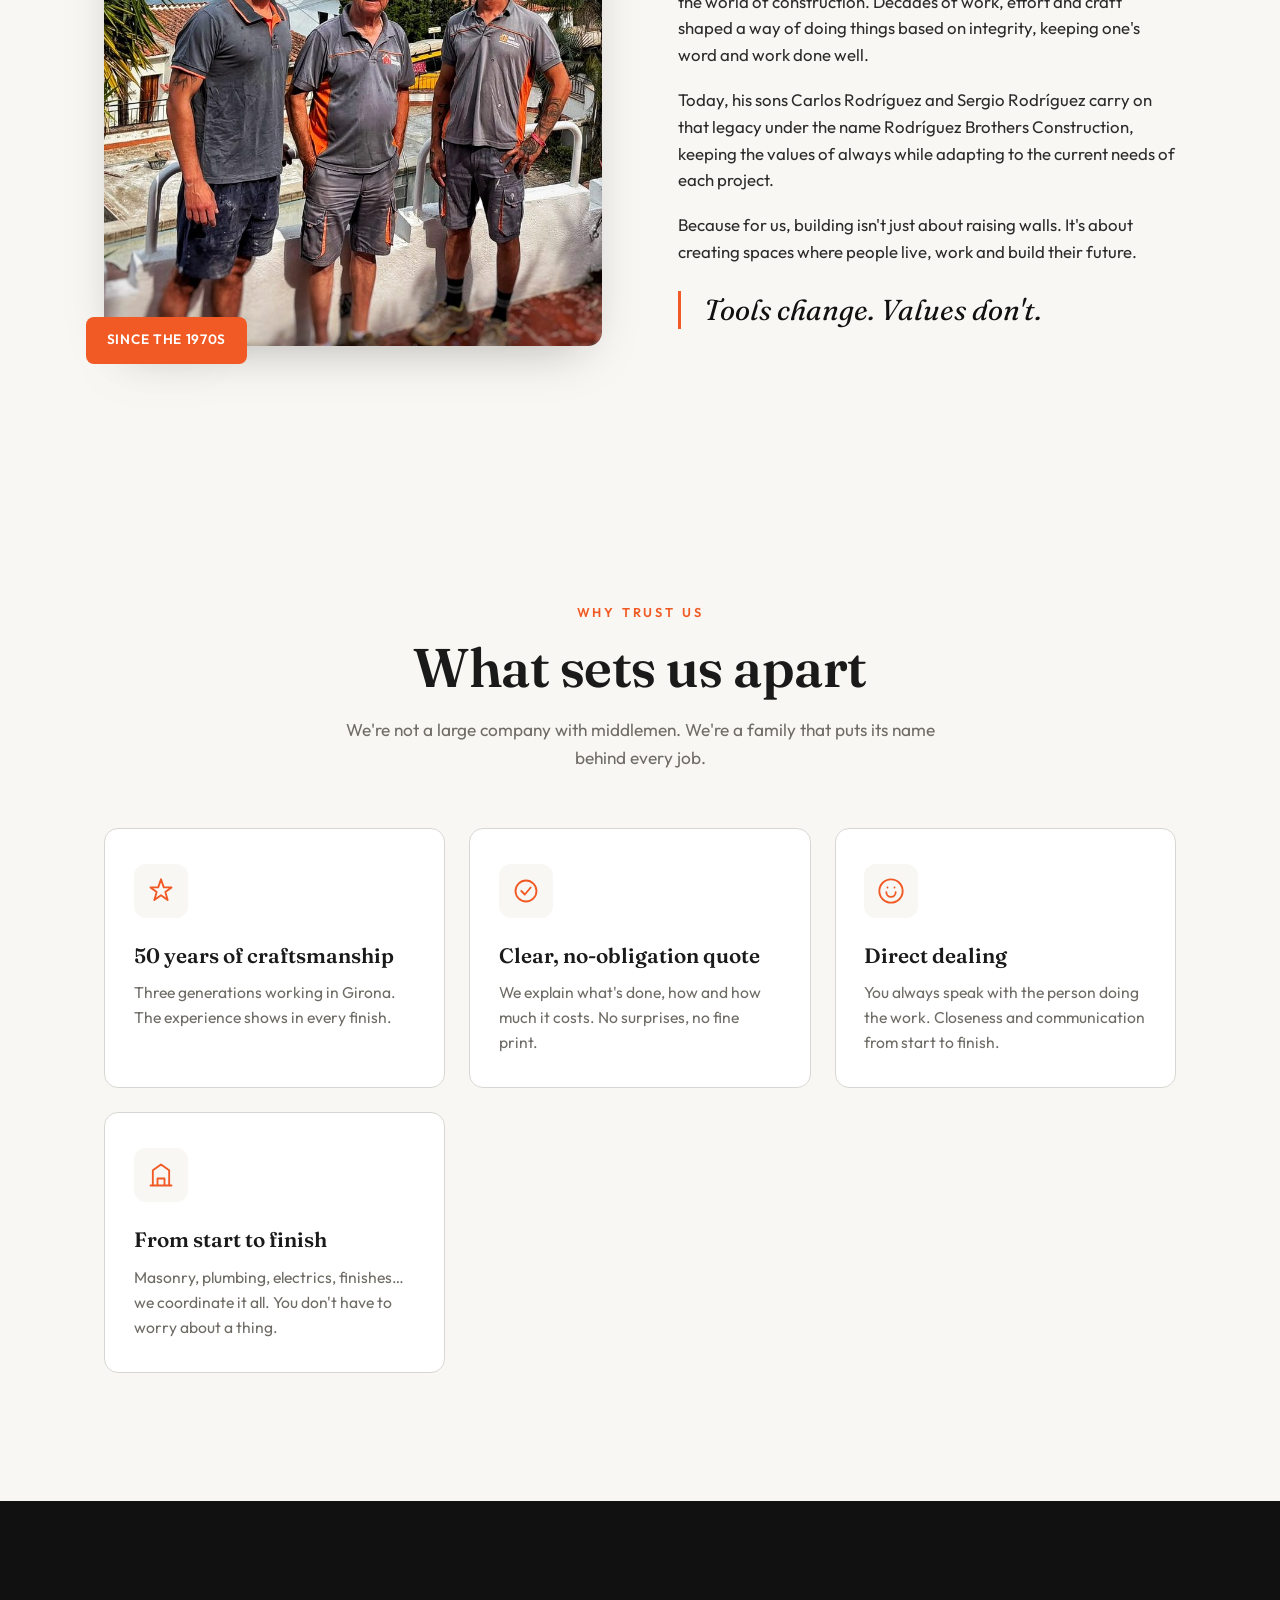
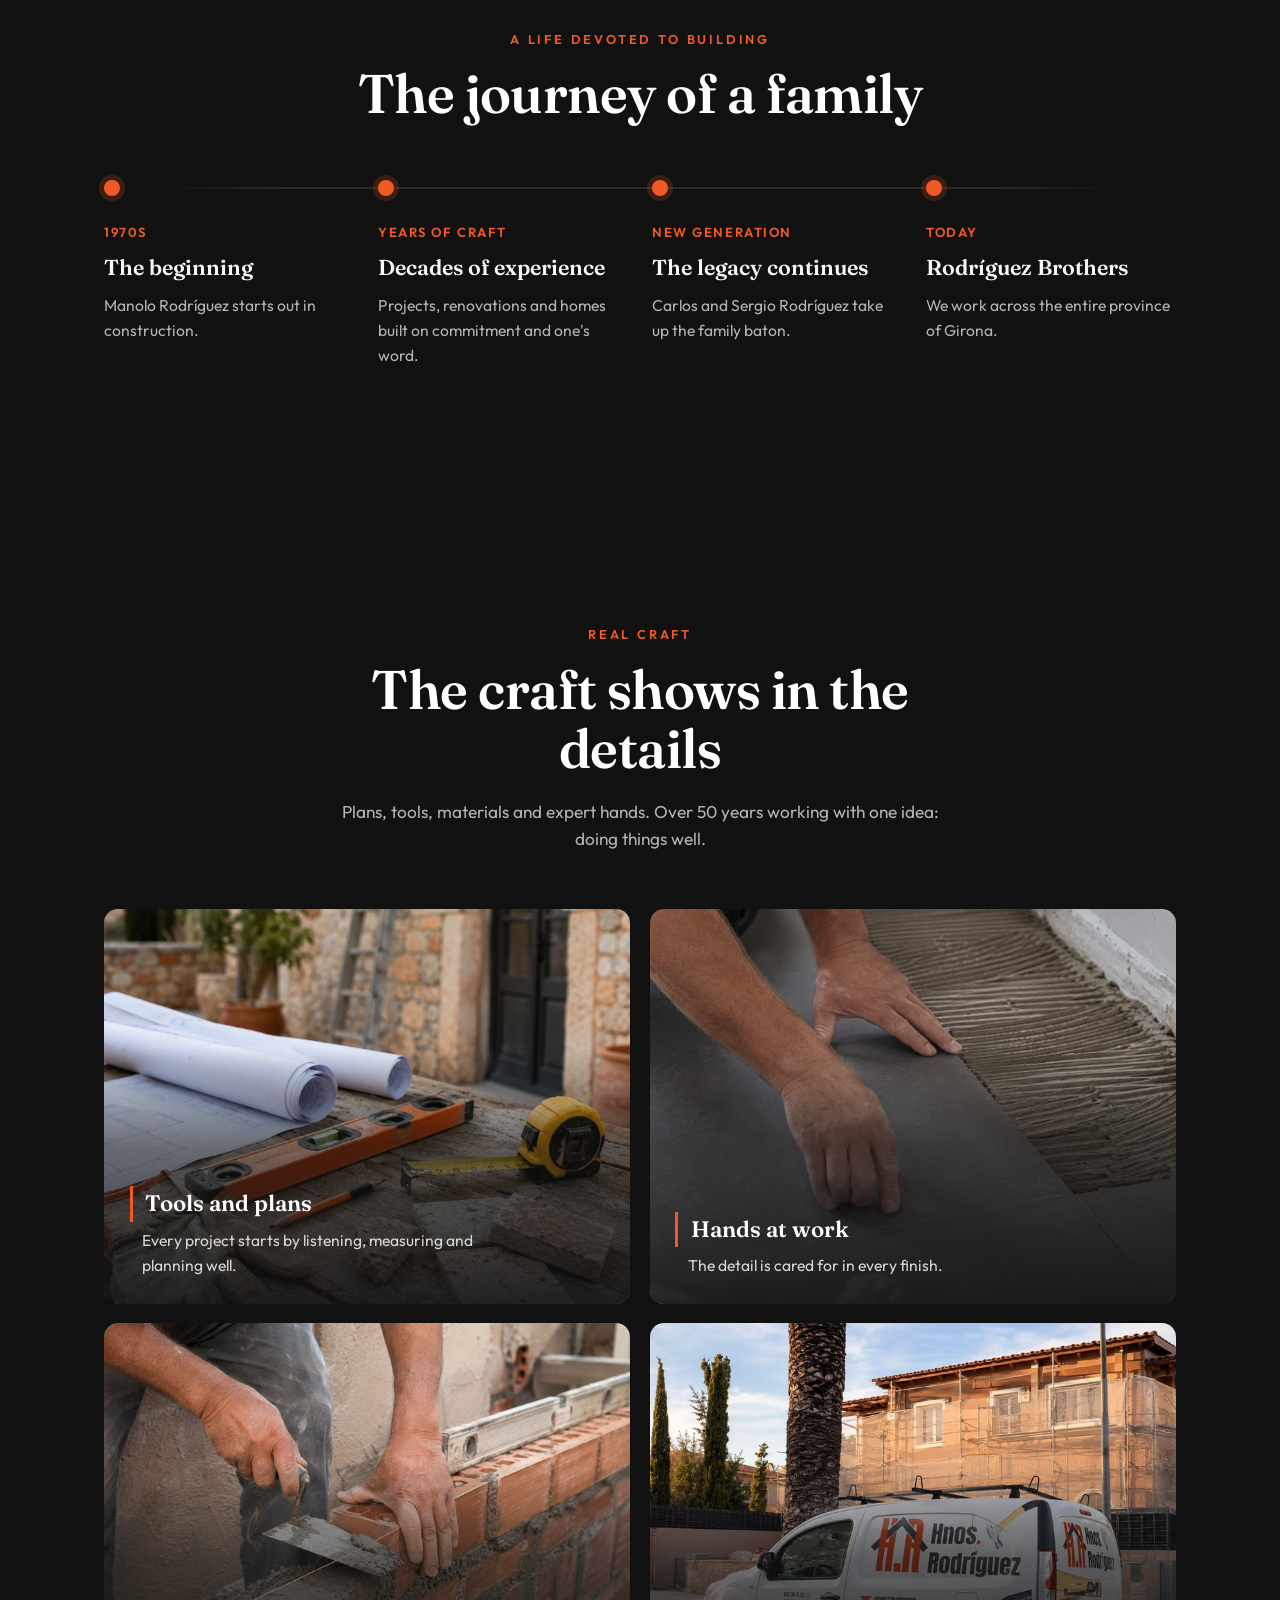
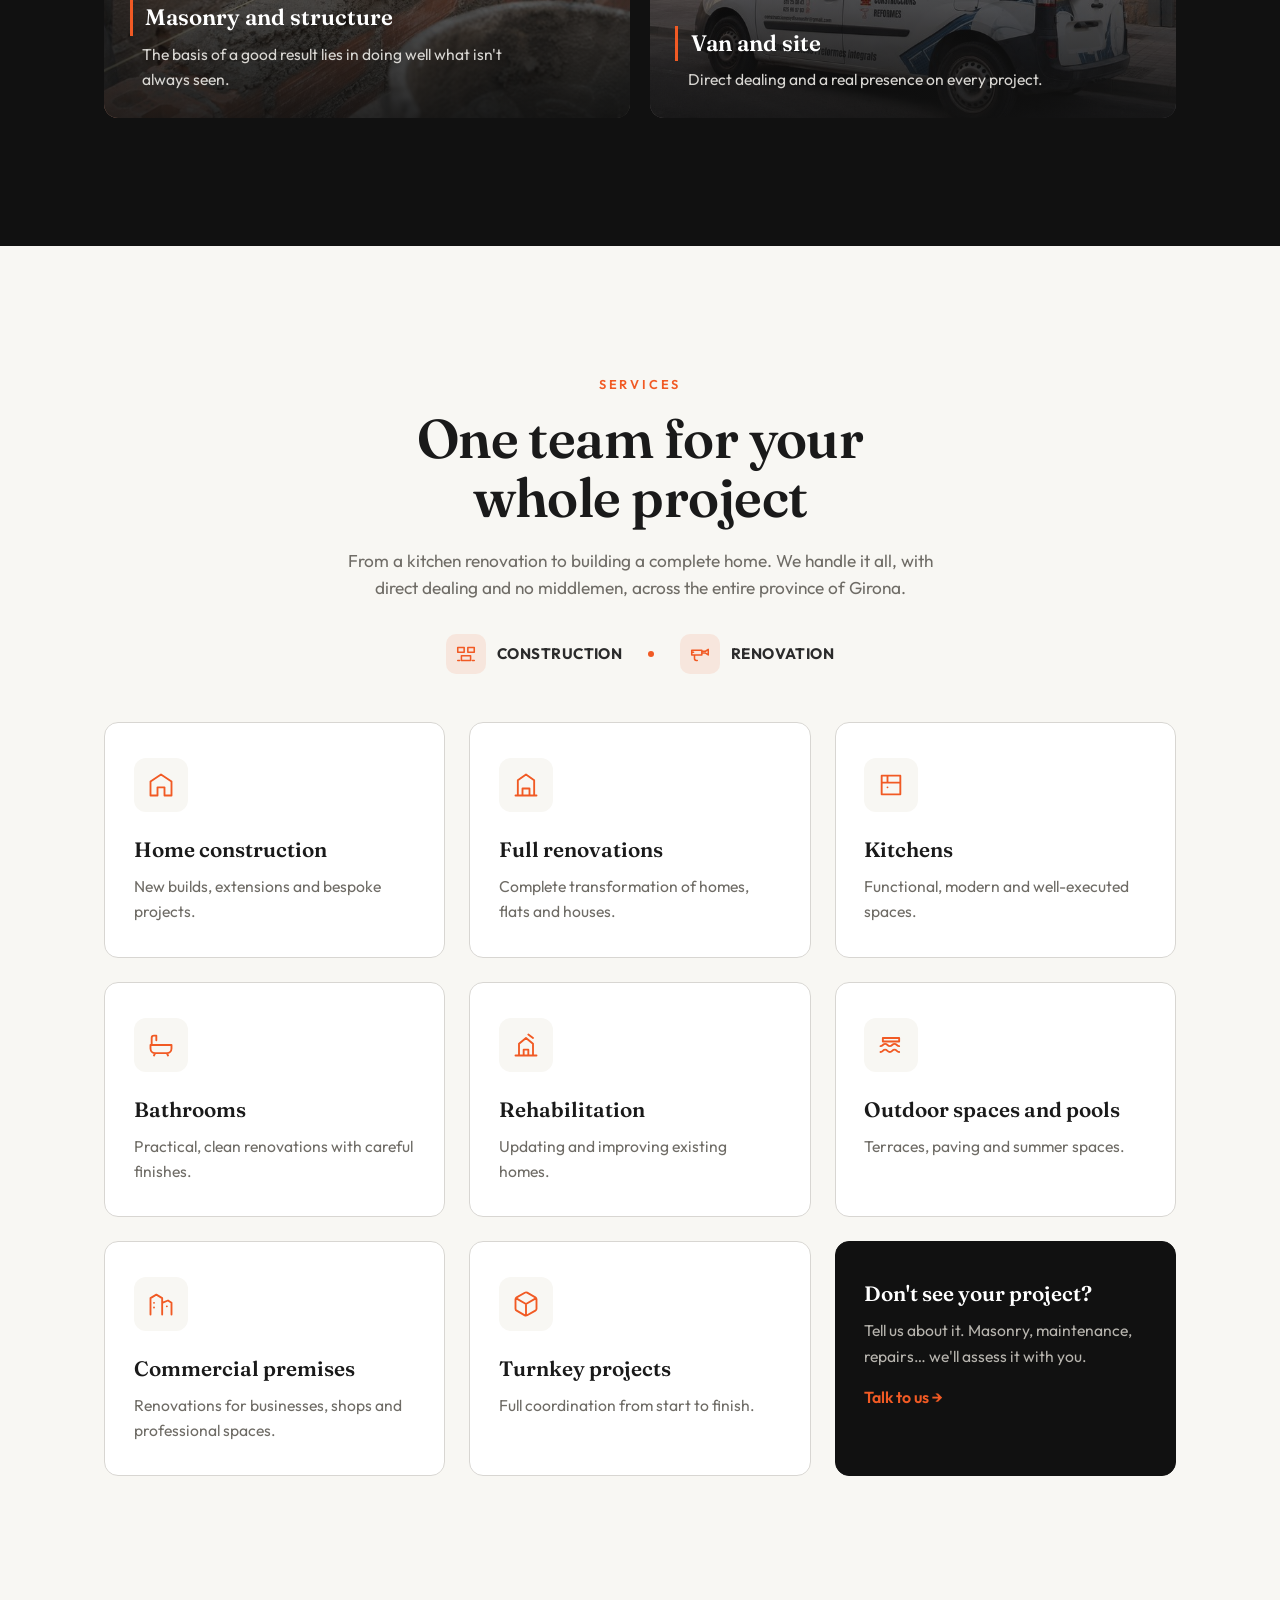
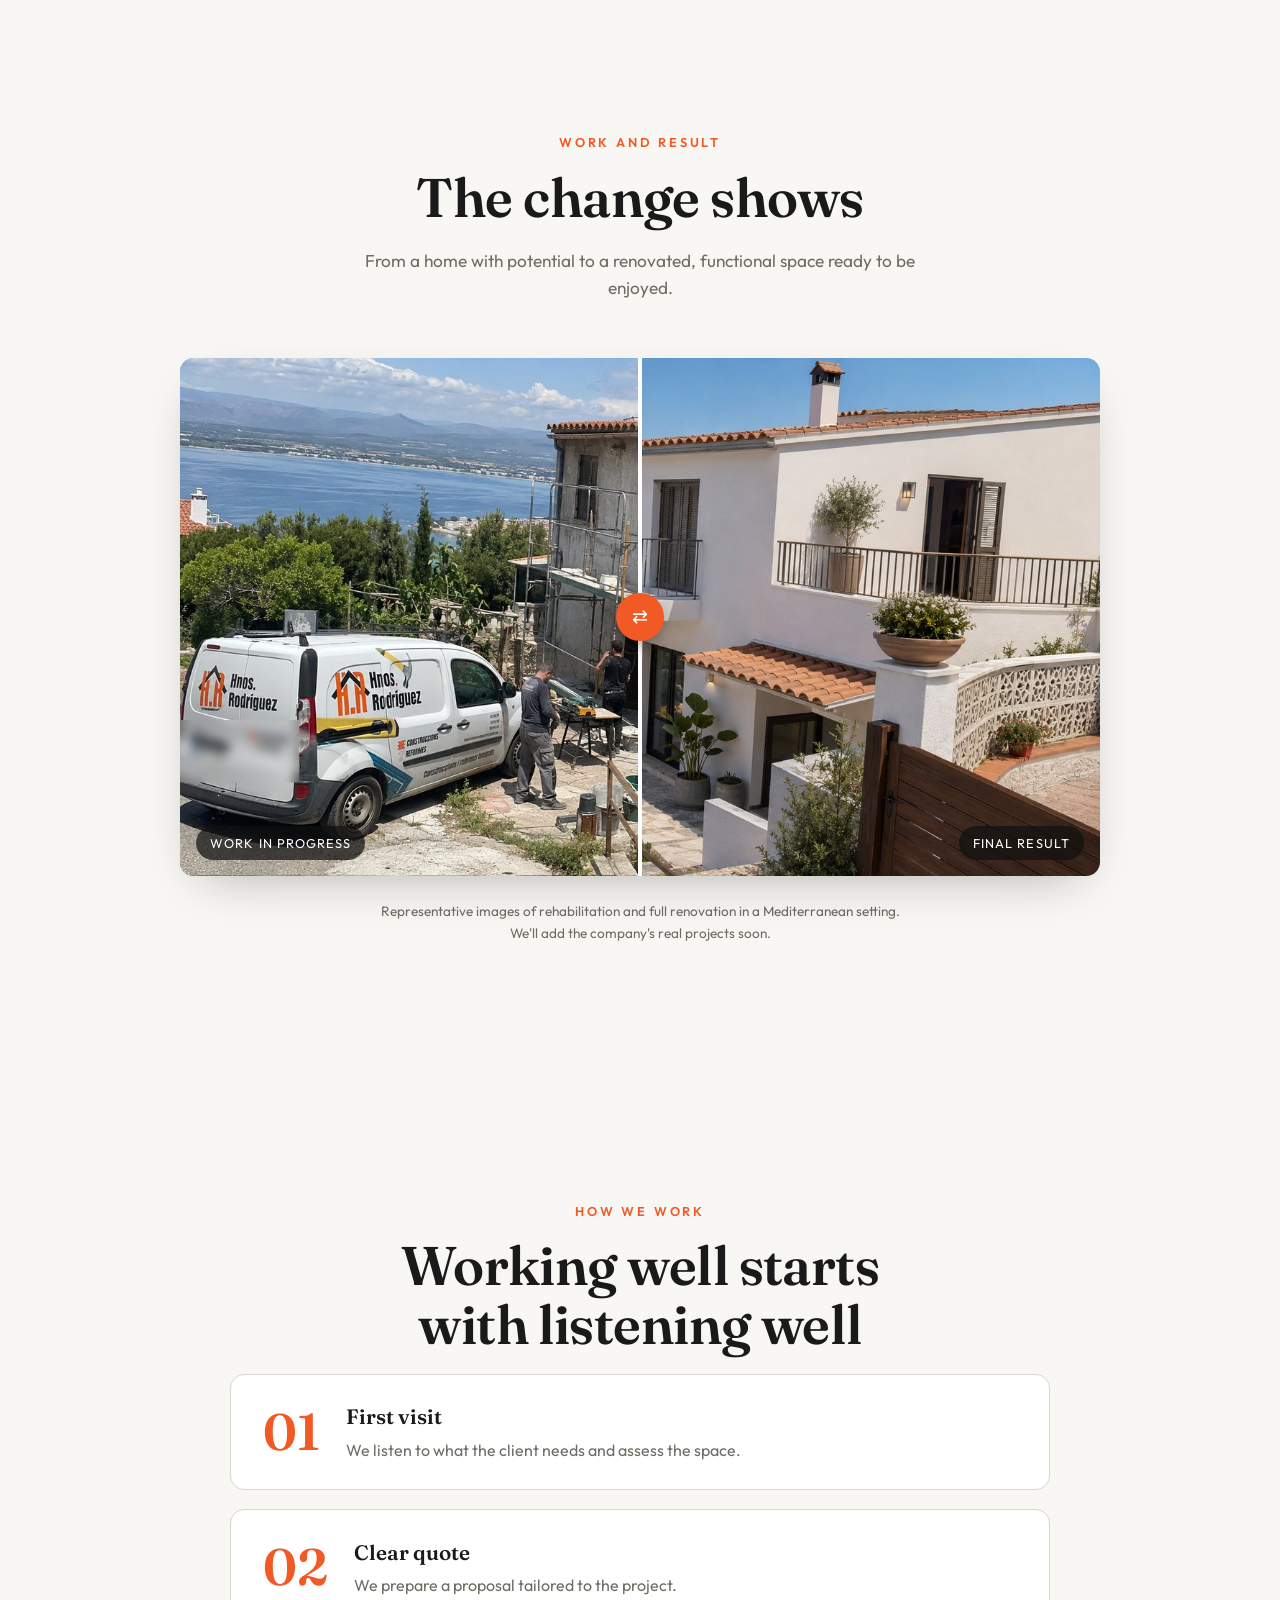
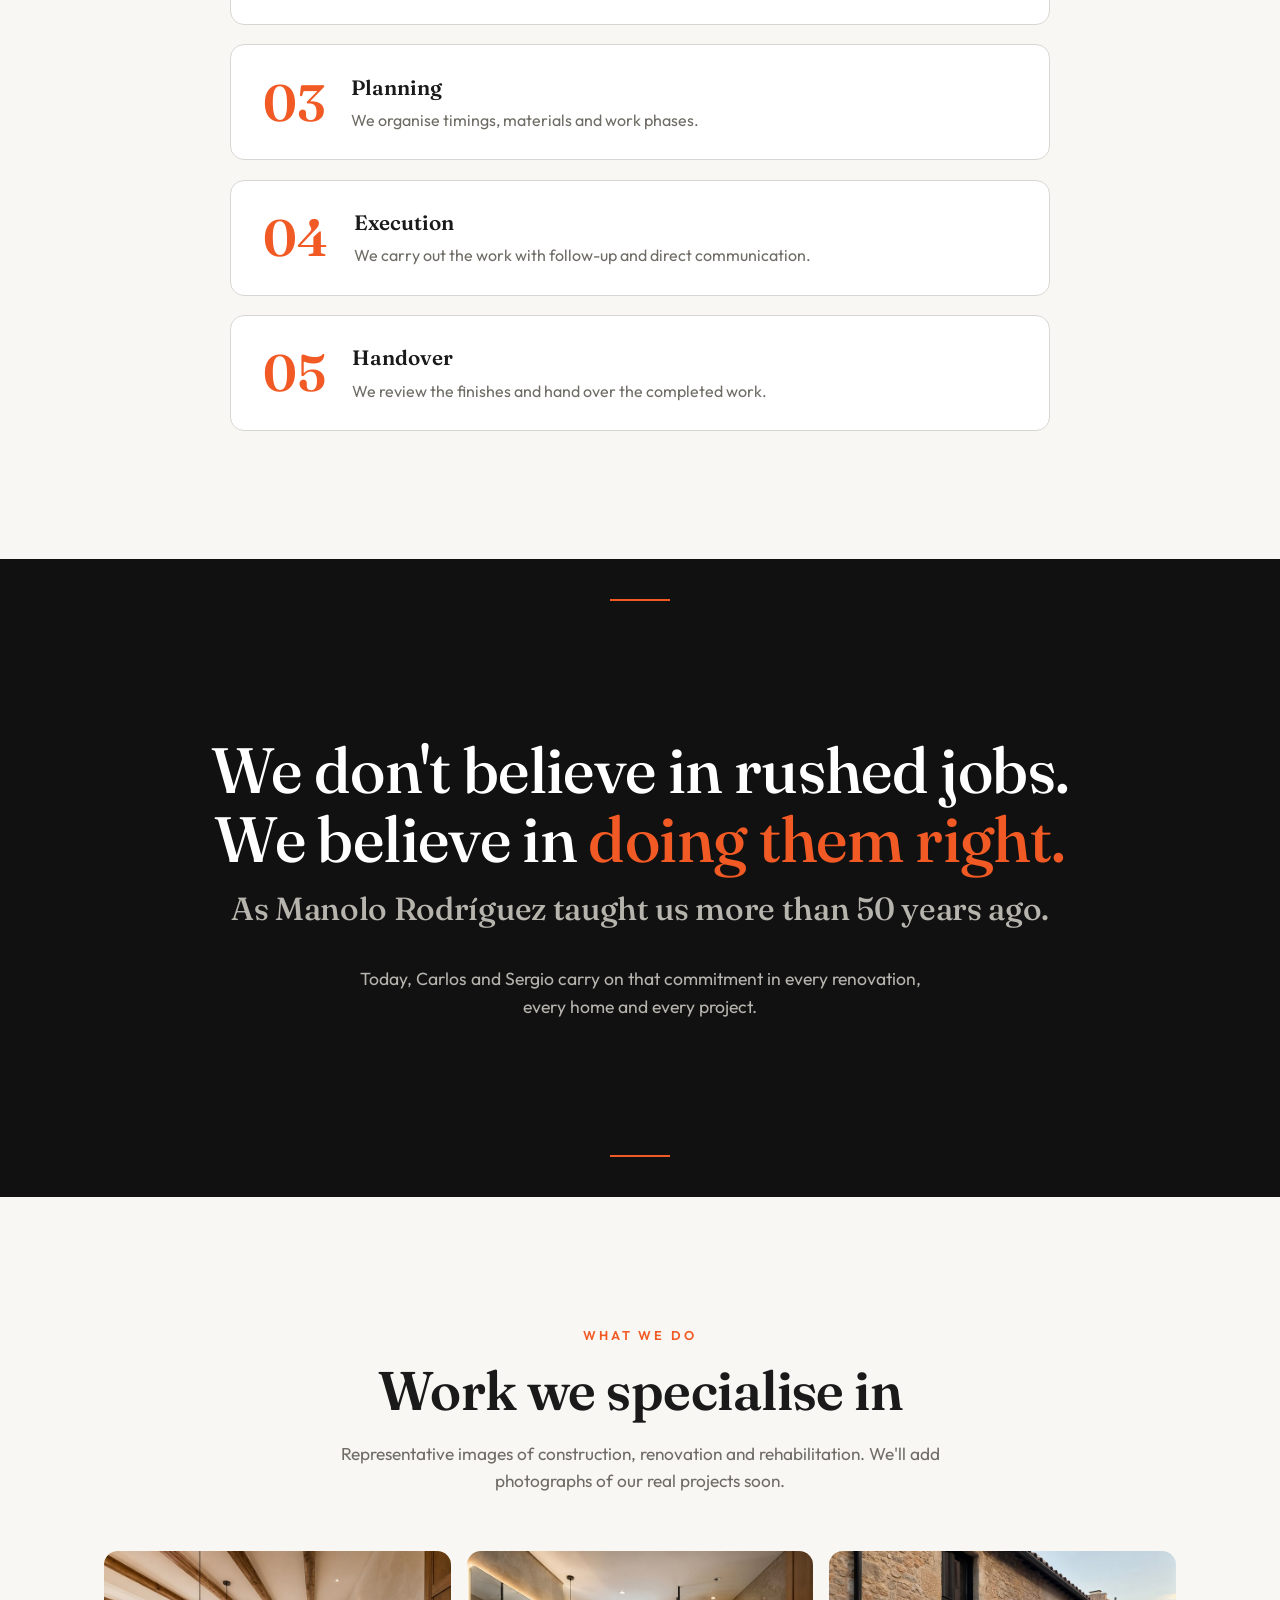
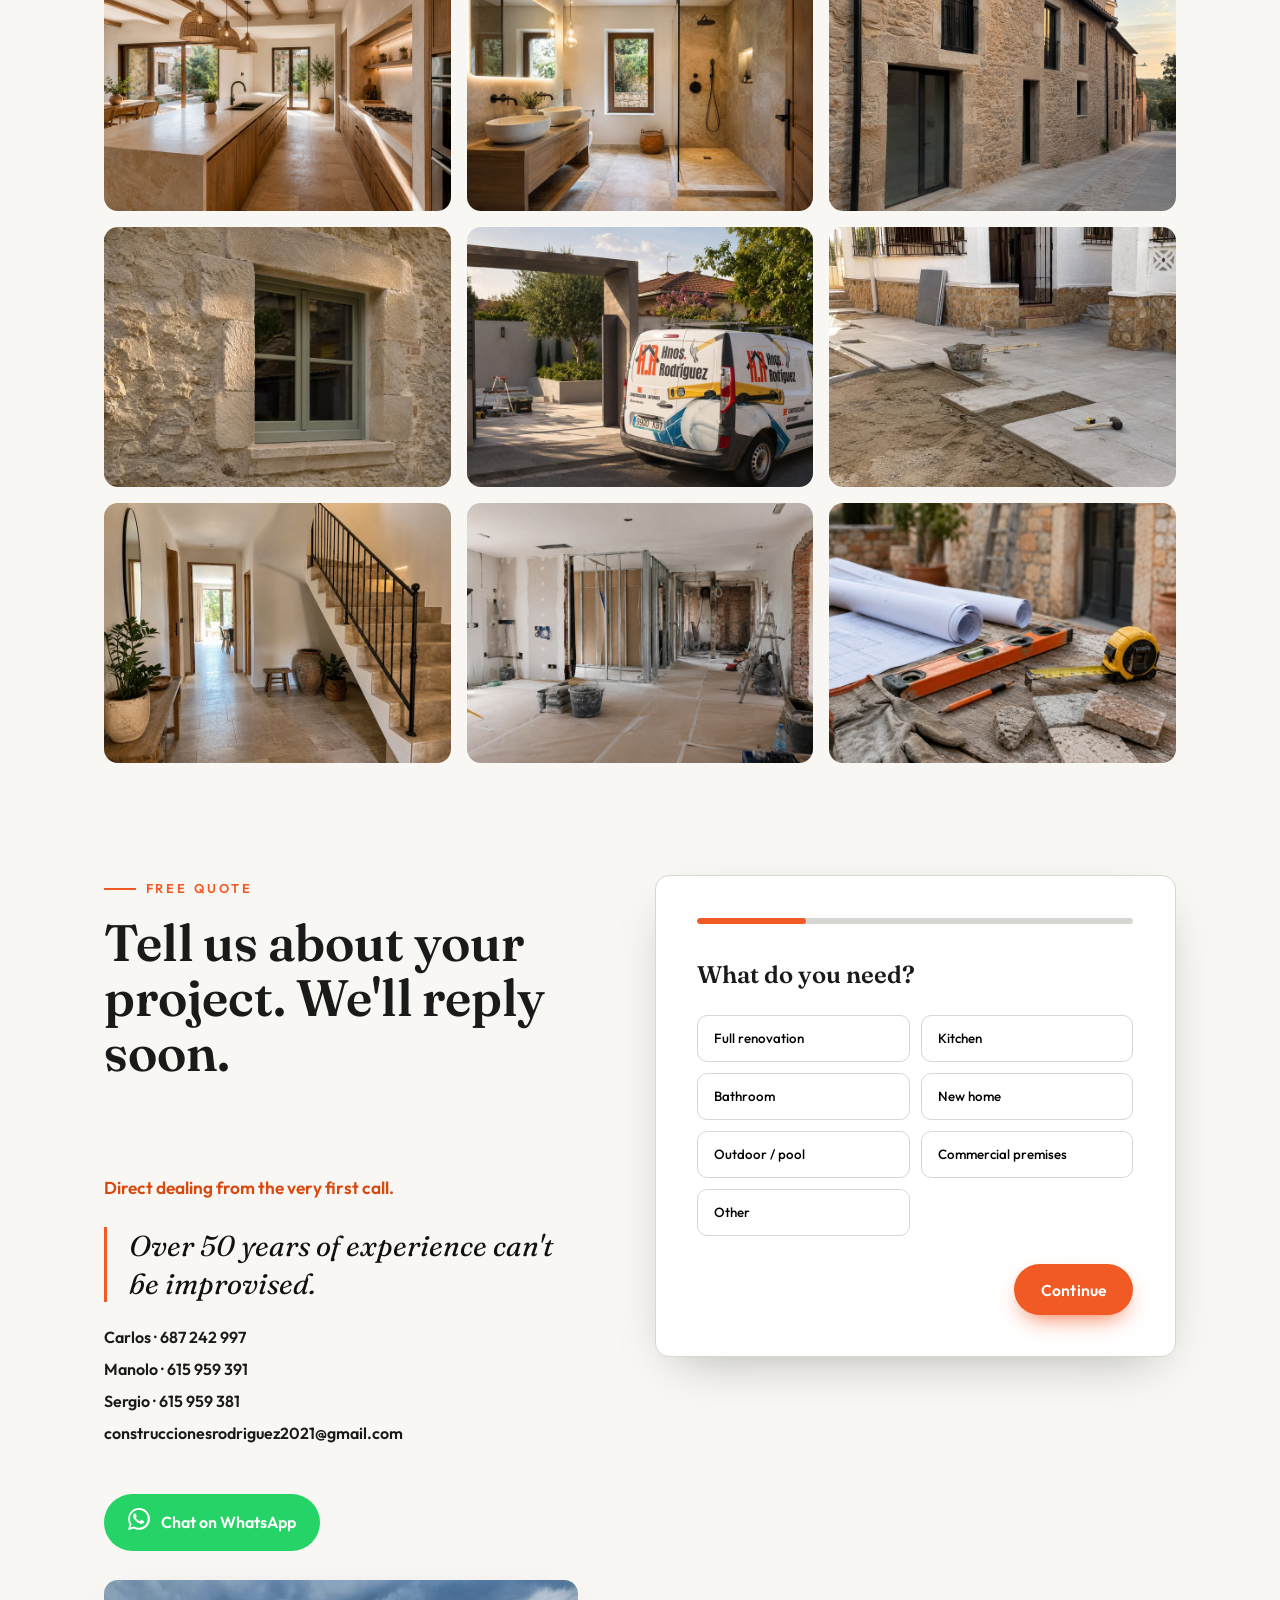
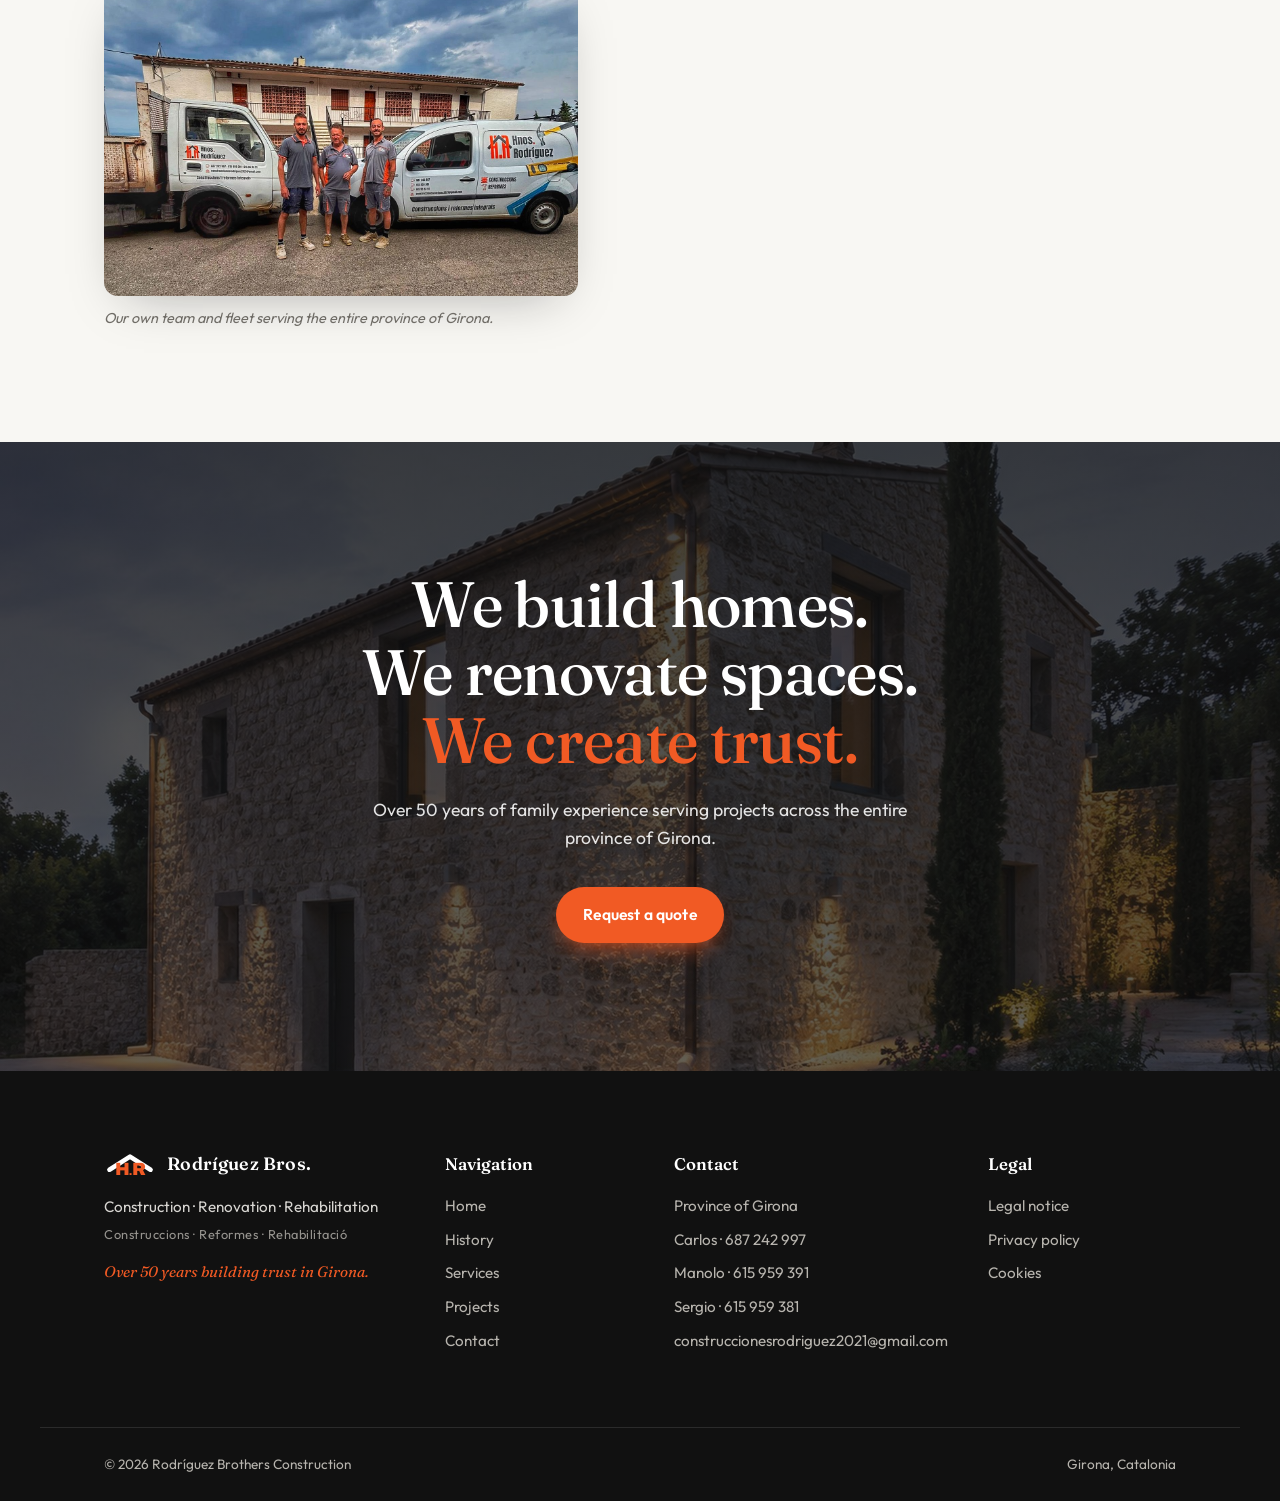
<file: en/index.html>
<!DOCTYPE html>
<html lang="en">
<head>
  <meta charset="UTF-8" />
  <meta name="viewport" content="width=device-width, initial-scale=1.0" />

  <!-- ============ SEO ============ -->
  <title>Renovation &amp; Construction in Girona | Rodríguez Brothers · 50+ years</title>
  <meta name="description" content="Family-run renovation and construction company in Girona with over 50 years of experience. Kitchens, bathrooms, homes and rehabilitation. Free, no-obligation quote." />
  <meta name="keywords" content="construction company Girona, renovation Girona, full home renovation Girona, renovation Costa Brava, home rehabilitation, family construction company" />
  <meta name="author" content="Construcciones Hermanos Rodríguez" />
  <meta name="robots" content="index, follow" />
  <link rel="canonical" href="https://hermanosrodriguez1975.es/en/" />

  <!-- ============ hreflang · versiones por idioma ============ -->
  <link rel="alternate" hreflang="es" href="https://hermanosrodriguez1975.es/" />
  <link rel="alternate" hreflang="ca" href="https://hermanosrodriguez1975.es/ca/" />
  <link rel="alternate" hreflang="fr" href="https://hermanosrodriguez1975.es/fr/" />
  <link rel="alternate" hreflang="en" href="https://hermanosrodriguez1975.es/en/" />
  <link rel="alternate" hreflang="x-default" href="https://hermanosrodriguez1975.es/" />

  <!-- ============ Open Graph ============ -->
  <meta property="og:type" content="website" />
  <meta property="og:url" content="https://hermanosrodriguez1975.es/en/" />
  <meta property="og:title" content="Rodríguez Brothers Construction | Renovation and construction in Girona" />
  <meta property="og:description" content="Family-run construction and renovation company in Girona with over 50 years of experience. Over 50 years building trust." />
  <meta property="og:image" content="/images/hero.jpg" />
  <meta property="og:locale" content="en_GB" />
  <meta property="og:site_name" content="Construcciones Hermanos Rodríguez" />

  <!-- ============ Favicon (placeholder SVG con iniciales H.R) ============ -->
  <link rel="icon" type="image/svg+xml" href="data:image/svg+xml,%3Csvg xmlns='http://www.w3.org/2000/svg' viewBox='0 0 220 160'%3E%3Crect width='220' height='160' rx='28' fill='%23111111'/%3E%3Cpath d='M30 96 L110 44 L190 96' fill='none' stroke='%23E8E6E2' stroke-width='18' stroke-linejoin='round' stroke-linecap='round'/%3E%3Ctext x='110' y='118' text-anchor='middle' font-family='Arial Black,sans-serif' font-weight='900' font-size='62' fill='%23F15A24'%3EH.R%3C/text%3E%3C/svg%3E" />

  <!-- ============ Tipografías ============ -->
  <link rel="preconnect" href="https://fonts.googleapis.com" />
  <link rel="preconnect" href="https://fonts.gstatic.com" crossorigin />
  <link href="https://fonts.googleapis.com/css2?family=Archivo:wght@800;900&family=Fraunces:ital,opsz,wght@0,9..144,400;0,9..144,500;0,9..144,600;0,9..144,700;1,9..144,500&family=Outfit:wght@300;400;500;600;700&display=swap" rel="stylesheet" />

  <link rel="stylesheet" href="/style.css" />

  <!-- ============ JSON-LD · HomeAndConstructionBusiness ============ -->
  <script type="application/ld+json">
  {
    "@context": "https://schema.org",
    "@type": "HomeAndConstructionBusiness",
    "name": "Construcciones Hermanos Rodríguez",
    "alternateName": "Hnos. Rodríguez",
    "description": "Family-run construction, full renovation and home rehabilitation company in the province of Girona with over 50 years of experience.",
    "url": "https://hermanosrodriguez1975.es/en/",
    "telephone": "+34687242997",
    "email": "construccionesrodriguez2021@gmail.com",
    "image": "https://hermanosrodriguez1975.es/images/hero.jpg",
    "priceRange": "€€",
    "areaServed": {
      "@type": "AdministrativeArea",
      "name": "Province of Girona"
    },
    "address": {
      "@type": "PostalAddress",
      "addressRegion": "Girona",
      "addressCountry": "ES"
    },
    "founder": {
      "@type": "Person",
      "name": "Manolo Rodríguez"
    },
    "employee": [
      { "@type": "Person", "name": "Carlos Rodríguez" },
      { "@type": "Person", "name": "Sergio Rodríguez" }
    ],
    "knowsAbout": [
      "Home construction",
      "Full renovations",
      "Home rehabilitation",
      "Kitchen renovations",
      "Bathroom renovations",
      "General masonry",
      "Pools and outdoor spaces"
    ],
    "slogan": "Over 50 years building trust."
  }
  </script>
</head>

<body>

  <!-- ====================================================== -->
  <!-- SECCIÓN 1 · NAVBAR                                      -->
  <!-- ====================================================== -->
  <header class="nav" id="nav">
    <div class="nav__inner">
      <a href="#inicio" class="brand" aria-label="Rodríguez Brothers Construction - Home">
        <span class="brand__mark" aria-hidden="true">
          <!-- Logo H.R fiel a la imagen de marca: H.R naranja + tejado gris detrás -->
          <svg viewBox="0 0 220 120" width="56" height="31" class="brand__logo">
            <path class="brand__roof" d="M22 80 L110 24 L198 80" fill="none" stroke="currentColor" stroke-width="20" stroke-linejoin="round" stroke-linecap="round"/>
            <text class="brand__hr" x="110" y="104" text-anchor="middle" font-family="'Archivo', 'Outfit', sans-serif" font-weight="900" font-size="76" letter-spacing="-2" fill="var(--orange)">H<tspan font-size="40">.</tspan>R</text>
          </svg>
        </span>
        <span class="brand__text">
          <strong>Rodríguez Bros.</strong>
          <em>Construction · Renovation</em>
        </span>
      </a>

      <nav class="nav__links" id="navLinks" aria-label="Main navigation">
        <a href="#inicio">Home</a>
        <a href="#historia">History</a>
        <a href="#servicios">Services</a>
        <a href="#proyectos">Projects</a>
        <a href="#proceso">Process</a>
        <a href="#contacto">Contact</a>
        <div class="lang" role="navigation" aria-label="Selector de idioma">
          <a href="/" class="lang__opt" lang="es" hreflang="es">ES</a>
          <a href="/ca/" class="lang__opt" lang="ca" hreflang="ca">CA</a>
          <a href="/fr/" class="lang__opt" lang="fr" hreflang="fr">FR</a>
          <a href="/en/" class="lang__opt is-active" lang="en" hreflang="en" aria-current="true">EN</a>
        </div>
        <a href="#contacto" class="btn btn--solid nav__cta">Request a quote</a>
      </nav>

      <button class="nav__burger" id="navBurger" aria-label="Open menu" aria-expanded="false" aria-controls="navLinks">
        <span></span><span></span><span></span>
      </button>
    </div>
  </header>

  <!-- ====================================================== -->
  <!-- SECCIÓN 2 · HERO CINEMATOGRÁFICO                        -->
  <!-- ====================================================== -->
  <section class="hero" id="inicio">
    <div class="hero__media">
      <!-- Sustituir por images/hero.jpg (o un vídeo) -->
      <img src="/images/hero.jpg" alt="Representative image of a modern home and construction in Girona" />
      <div class="hero__overlay"></div>
    </div>

    <!-- Marco fino naranja inspirado en el logo H.R -->
    <div class="hero__frame" aria-hidden="true"></div>

    <div class="hero__content">
      <span class="hero__eyebrow reveal">Construction · Renovation · Rehabilitation · Girona</span>
      <h1 class="hero__title reveal">
        Renovation and construction in Girona
        <span class="accent">with over 50 years of craftsmanship</span>
      </h1>
      <p class="hero__sub reveal">Family-run company for full renovations, homes and rehabilitation across the entire province of Girona. Direct dealing, no-obligation quotes and work done well. <span class="hero__count" id="heroDays" aria-label="18,750 or more days">18.750+</span> days building trust.</p>

      <div class="hero__actions reveal">
        <a href="#contacto" class="btn btn--solid btn--lg">Get a free quote</a>
        <a href="#proyectos" class="btn btn--ghost">See what we do</a>
      </div>

      <p class="hero__note reveal">The craft of Manolo Rodríguez, now in the hands of Carlos and Sergio.</p>
      <p class="hero__tag reveal">Tools change. Values don't.</p>
    </div>

    <a href="#confianza" class="hero__scroll" aria-label="Scroll down">
      <span></span>
    </a>
  </section>

  <!-- ====================================================== -->
  <!-- SECCIÓN 3 · MURO DE CONFIANZA                           -->
  <!-- ====================================================== -->
  <section class="trust" aria-label="Company facts" id="confianza">
    <div class="container">
      <div class="trust__grid">
        <div class="trust__item reveal">
          <span class="trust__num" data-count="18750" data-dynamic="days" data-suffix="+">18.750+</span>
          <span class="trust__label">Days building</span>
        </div>
        <div class="trust__item reveal">
          <span class="trust__num" data-count="50" data-suffix="+">50+</span>
          <span class="trust__label">Years of experience</span>
        </div>
        <div class="trust__item reveal">
          <span class="trust__num">3</span>
          <span class="trust__label">Names, one family</span>
        </div>
        <div class="trust__item reveal">
          <span class="trust__num trust__num--word">Girona</span>
          <span class="trust__label">Area we serve</span>
        </div>
      </div>
    </div>
  </section>

  <!-- ====================================================== -->
  <!-- SECCIÓN 4 · HISTORIA FAMILIAR                           -->
  <!-- ====================================================== -->
  <section class="history" id="historia">
    <div class="container history__grid">
      <div class="history__media reveal">
        <img src="/images/equipo-mar.jpg" alt="Manolo, Carlos and Sergio Rodríguez, the team of Rodríguez Brothers Construction, by the bay of Roses (Girona)" />
        <span class="history__badge">Since the 1970s</span>
      </div>

      <div class="history__text">
        <span class="kicker reveal">Our story</span>
        <h2 class="reveal">A story that begins with <span class="accent">Manolo Rodríguez</span></h2>
        <p class="reveal">More than 50 years ago, Manolo Rodríguez began his journey in the world of construction. Decades of work, effort and craft shaped a way of doing things based on integrity, keeping one's word and work done well.</p>
        <p class="reveal">Today, his sons Carlos Rodríguez and Sergio Rodríguez carry on that legacy under the name Rodríguez Brothers Construction, keeping the values of always while adapting to the current needs of each project.</p>
        <p class="reveal">Because for us, building isn't just about raising walls. It's about creating spaces where people live, work and build their future.</p>
        <blockquote class="pullquote reveal">Tools change. Values don't.</blockquote>
      </div>
    </div>
  </section>

  <!-- ====================================================== -->
  <!-- SECCIÓN · POR QUÉ ELEGIRNOS                             -->
  <!-- ====================================================== -->
  <section class="services" aria-label="Why choose us">
    <div class="container">
      <span class="kicker kicker--center reveal">Why trust us</span>
      <h2 class="section-title reveal">What sets us apart</h2>
      <p class="section-sub reveal">We're not a large company with middlemen. We're a family that puts its name behind every job.</p>

      <div class="services__grid">
        <article class="card reveal">
          <span class="card__icon" aria-hidden="true">
            <svg viewBox="0 0 24 24"><path d="M12 2l2.4 6.9H21l-5.3 4 2 6.9-5.7-4.2-5.7 4.2 2-6.9-5.3-4h6.6z"/></svg>
          </span>
          <h3>50 years of craftsmanship</h3>
          <p>Three generations working in Girona. The experience shows in every finish.</p>
        </article>
        <article class="card reveal">
          <span class="card__icon" aria-hidden="true">
            <svg viewBox="0 0 24 24"><path d="M3 12a9 9 0 1 0 18 0 9 9 0 0 0-18 0zM8 12l3 3 5-6"/></svg>
          </span>
          <h3>Clear, no-obligation quote</h3>
          <p>We explain what's done, how and how much it costs. No surprises, no fine print.</p>
        </article>
        <article class="card reveal">
          <span class="card__icon" aria-hidden="true">
            <svg viewBox="0 0 24 24"><path d="M12 2a10 10 0 1 0 0 20 10 10 0 0 0 0-20zM8 13a4 4 0 0 0 8 0M9 9h.01M15 9h.01"/></svg>
          </span>
          <h3>Direct dealing</h3>
          <p>You always speak with the person doing the work. Closeness and communication from start to finish.</p>
        </article>
        <article class="card reveal">
          <span class="card__icon" aria-hidden="true">
            <svg viewBox="0 0 24 24"><path d="M3 21h18M5 21V8l7-5 7 5v13M9 21v-6h6v6"/></svg>
          </span>
          <h3>From start to finish</h3>
          <p>Masonry, plumbing, electrics, finishes… we coordinate it all. You don't have to worry about a thing.</p>
        </article>
      </div>
    </div>
  </section>
  <!-- ====================================================== -->
  <section class="timeline" aria-label="Trayectoria de la empresa">
    <div class="container">
      <span class="kicker kicker--center reveal">A life devoted to building</span>
      <h2 class="section-title reveal">The journey of a family</h2>

      <ol class="timeline__track">
        <li class="timeline__step reveal">
          <span class="timeline__dot" aria-hidden="true"></span>
          <span class="timeline__year">1970s</span>
          <h3>The beginning</h3>
          <p>Manolo Rodríguez starts out in construction.</p>
        </li>
        <li class="timeline__step reveal">
          <span class="timeline__dot" aria-hidden="true"></span>
          <span class="timeline__year">Years of craft</span>
          <h3>Decades of experience</h3>
          <p>Projects, renovations and homes built on commitment and one's word.</p>
        </li>
        <li class="timeline__step reveal">
          <span class="timeline__dot" aria-hidden="true"></span>
          <span class="timeline__year">New generation</span>
          <h3>The legacy continues</h3>
          <p>Carlos and Sergio Rodríguez take up the family baton.</p>
        </li>
        <li class="timeline__step reveal">
          <span class="timeline__dot" aria-hidden="true"></span>
          <span class="timeline__year">Today</span>
          <h3>Rodríguez Brothers</h3>
          <p>We work across the entire province of Girona.</p>
        </li>
      </ol>
    </div>
  </section>

  <!-- ====================================================== -->
  <!-- SECCIÓN · EL OFICIO SE VE EN LOS DETALLES               -->
  <!-- ====================================================== -->
  <section class="craft">
    <div class="container">
      <span class="kicker kicker--center reveal">Real craft</span>
      <h2 class="section-title reveal">The craft shows in the details</h2>
      <p class="section-sub reveal">Plans, tools, materials and expert hands. Over 50 years working with one idea: doing things well.</p>

      <div class="craft__grid">
        <figure class="craft__item reveal">
          <img src="/images/oficio-herramientas.jpg" alt="Representative image of construction tools" />
          <figcaption>
            <h3>Tools and plans</h3>
            <p>Every project starts by listening, measuring and planning well.</p>
          </figcaption>
        </figure>
        <figure class="craft__item reveal">
          <img src="/images/oficio-manos.jpg" alt="Representative image of craftsmanship at work" />
          <figcaption>
            <h3>Hands at work</h3>
            <p>The detail is cared for in every finish.</p>
          </figcaption>
        </figure>
        <figure class="craft__item reveal">
          <img src="/images/oficio-albanileria.jpg" alt="Representative image of masonry" />
          <figcaption>
            <h3>Masonry and structure</h3>
            <p>The basis of a good result lies in doing well what isn't always seen.</p>
          </figcaption>
        </figure>
        <figure class="craft__item reveal">
          <img src="/images/oficio-furgoneta.jpg" alt="Representative image of a family construction company" />
          <figcaption>
            <h3>Van and site</h3>
            <p>Direct dealing and a real presence on every project.</p>
          </figcaption>
        </figure>
      </div>
    </div>
  </section>

  <!-- ====================================================== -->
  <!-- SECCIÓN 6 · SERVICIOS PREMIUM                           -->
  <!-- ====================================================== -->
  <section class="services" id="servicios">
    <div class="container">
      <span class="kicker kicker--center reveal">Services</span>
      <h2 class="section-title reveal">One team for your whole project</h2>
      <p class="section-sub reveal">From a kitchen renovation to building a complete home. We handle it all, with direct dealing and no middlemen, across the entire province of Girona.</p>

      <!-- Tira de identidad: iconos de ladrillo y taladro, como en la furgoneta -->
      <div class="badges reveal" aria-label="Construcciones y reformas">
        <span class="badge">
          <span class="badge__icon" aria-hidden="true">
            <!-- Ladrillos -->
            <svg viewBox="0 0 24 24"><path d="M3 5h7v5H3zM14 5h7v5h-7zM7 14h10v5H7zM3 19h2M19 19h2M3 5v5M21 5v5"/></svg>
          </span>
          Construction
        </span>
        <span class="badge__sep" aria-hidden="true"></span>
        <span class="badge">
          <span class="badge__icon" aria-hidden="true">
            <!-- Taladro -->
            <svg viewBox="0 0 24 24"><path d="M3 8h11v5H3zM14 9h4l3-2v6l-3-2h-4M6 13v4a2 2 0 0 0 2 2h1M3 10h2"/></svg>
          </span>
          Renovation
        </span>
      </div>

      <div class="services__grid">
        <!-- Cada tarjeta: icono SVG minimalista + línea naranja + texto -->
        <article class="card reveal">
          <span class="card__icon" aria-hidden="true">
            <svg viewBox="0 0 24 24"><path d="M3 21V9l9-6 9 6v12h-6v-7H9v7z"/></svg>
          </span>
          <h3>Home construction</h3>
          <p>New builds, extensions and bespoke projects.</p>
        </article>

        <article class="card reveal">
          <span class="card__icon" aria-hidden="true">
            <svg viewBox="0 0 24 24"><path d="M3 21h18M5 21V8l7-5 7 5v13M9 21v-6h6v6"/></svg>
          </span>
          <h3>Full renovations</h3>
          <p>Complete transformation of homes, flats and houses.</p>
        </article>

        <article class="card reveal">
          <span class="card__icon" aria-hidden="true">
            <svg viewBox="0 0 24 24"><path d="M4 4h16v16H4zM4 10h16M9 4v6M9 14h.01"/></svg>
          </span>
          <h3>Kitchens</h3>
          <p>Functional, modern and well-executed spaces.</p>
        </article>

        <article class="card reveal">
          <span class="card__icon" aria-hidden="true">
            <svg viewBox="0 0 24 24"><path d="M4 12V6a2 2 0 0 1 2-2h2v4M3 12h18v3a4 4 0 0 1-4 4H7a4 4 0 0 1-4-4zM7 19l-1 2M17 19l1 2"/></svg>
          </span>
          <h3>Bathrooms</h3>
          <p>Practical, clean renovations with careful finishes.</p>
        </article>

        <article class="card reveal">
          <span class="card__icon" aria-hidden="true">
            <svg viewBox="0 0 24 24"><path d="M3 21h18M6 21V11l6-5 6 5v10M10 21v-5h4v5M14 3l4 3"/></svg>
          </span>
          <h3>Rehabilitation</h3>
          <p>Updating and improving existing homes.</p>
        </article>

        <article class="card reveal">
          <span class="card__icon" aria-hidden="true">
            <svg viewBox="0 0 24 24"><path d="M3 18c2 0 2-2 4-2s2 2 4 2 2-2 4-2 2 2 4 2M3 13c2 0 2-2 4-2s2 2 4 2 2-2 4-2 2 2 4 2M5 6h14v3H5z"/></svg>
          </span>
          <h3>Outdoor spaces and pools</h3>
          <p>Terraces, paving and summer spaces.</p>
        </article>

        <article class="card reveal">
          <span class="card__icon" aria-hidden="true">
            <svg viewBox="0 0 24 24"><path d="M3 21V7l5-3 5 3v14M13 21V11l5-2 3 2v10M6 11h.01M6 15h.01M17 14h.01"/></svg>
          </span>
          <h3>Commercial premises</h3>
          <p>Renovations for businesses, shops and professional spaces.</p>
        </article>

        <article class="card reveal">
          <span class="card__icon" aria-hidden="true">
            <svg viewBox="0 0 24 24"><path d="M21 16V8a2 2 0 0 0-1-1.7l-7-4a2 2 0 0 0-2 0l-7 4A2 2 0 0 0 3 8v8a2 2 0 0 0 1 1.7l7 4a2 2 0 0 0 2 0l7-4A2 2 0 0 0 21 16zM3.3 7L12 12l8.7-5M12 22V12"/></svg>
          </span>
          <h3>Turnkey projects</h3>
          <p>Full coordination from start to finish.</p>
        </article>

        <article class="card card--cta reveal">
          <h3>Don't see your project?</h3>
          <p>Tell us about it. Masonry, maintenance, repairs… we'll assess it with you.</p>
          <a href="#contacto" class="card__link">Talk to us →</a>
        </article>
      </div>
    </div>
  </section>

  <!-- ====================================================== -->
  <!-- SECCIÓN 7 · COMPARADOR ANTES / DESPUÉS                  -->
  <!-- ====================================================== -->
  <section class="ba">
    <div class="container">
      <span class="kicker kicker--center reveal">Work and result</span>
      <h2 class="section-title reveal">The change shows</h2>
      <p class="section-sub reveal">From a home with potential to a renovated, functional space ready to be enjoyed.</p>

      <!-- Slider deslizable con clip-path (responsive desktop + táctil) -->
      <div class="ba__compare reveal" id="baCompare" style="--pos:50%">
        <img class="ba__img ba__img--after" src="/images/slider-resultado-final.jpg" alt="Representative image of a rehabilitated Mediterranean home with sea views" />
        <img class="ba__img ba__img--before" id="baBefore" src="/images/slider-obra-en-marcha.jpg" alt="Representative image of work in progress in a Mediterranean home in Roses" />
        <div class="ba__handle" id="baHandle" role="slider" aria-label="Compare work in progress and final result" aria-valuemin="0" aria-valuemax="100" aria-valuenow="50" tabindex="0">
          <span class="ba__grip" aria-hidden="true">⇄</span>
        </div>
        <span class="ba__tag ba__tag--before">Work in progress</span>
        <span class="ba__tag ba__tag--after">Final result</span>
      </div>

      <p class="ba__note reveal">Representative images of rehabilitation and full renovation in a Mediterranean setting. We'll add the company's real projects soon.</p>
    </div>
  </section>

  <!-- ====================================================== -->
  <!-- SECCIÓN 8 · PROCESO DE TRABAJO                          -->
  <!-- ====================================================== -->
  <section class="process" id="proceso">
    <div class="container">
      <span class="kicker kicker--center reveal">How we work</span>
      <h2 class="section-title reveal">Working well starts with listening well</h2>

      <div class="process__list">
        <article class="step reveal">
          <span class="step__num">01</span>
          <div><h3>First visit</h3><p>We listen to what the client needs and assess the space.</p></div>
        </article>
        <article class="step reveal">
          <span class="step__num">02</span>
          <div><h3>Clear quote</h3><p>We prepare a proposal tailored to the project.</p></div>
        </article>
        <article class="step reveal">
          <span class="step__num">03</span>
          <div><h3>Planning</h3><p>We organise timings, materials and work phases.</p></div>
        </article>
        <article class="step reveal">
          <span class="step__num">04</span>
          <div><h3>Execution</h3><p>We carry out the work with follow-up and direct communication.</p></div>
        </article>
        <article class="step reveal">
          <span class="step__num">05</span>
          <div><h3>Handover</h3><p>We review the finishes and hand over the completed work.</p></div>
        </article>
      </div>
    </div>
  </section>

  <!-- ====================================================== -->
  <!-- SECCIÓN 9 · MANIFIESTO FAMILIAR                         -->
  <!-- ====================================================== -->
  <section class="manifesto">
    <div class="container manifesto__inner">
      <p class="manifesto__big reveal">We don't believe in rushed jobs.</p>
      <p class="manifesto__big reveal">We believe in <span class="accent">doing them right.</span></p>
      <p class="manifesto__big manifesto__big--sm reveal">As Manolo Rodríguez taught us more than 50 years ago.</p>
      <p class="manifesto__foot reveal">Today, Carlos and Sergio carry on that commitment in every renovation, every home and every project.</p>
    </div>
  </section>

  <!-- ====================================================== -->
  <!-- SECCIÓN 10 · GALERÍA / PROYECTOS                        -->
  <!-- ====================================================== -->
  <section class="gallery" id="proyectos">
    <div class="container">
      <span class="kicker kicker--center reveal">What we do</span>
      <h2 class="section-title reveal">Work we specialise in</h2>
      <p class="section-sub reveal">Representative images of construction, renovation and rehabilitation. We'll add photographs of our real projects soon.</p>

      <div class="gallery__grid">
        <figure class="gallery__item reveal"><img src="/images/project-1.jpg" alt="Representative image of a kitchen renovation"><figcaption><span>Kitchen</span></figcaption></figure>
        <figure class="gallery__item reveal"><img src="/images/project-2.jpg" alt="Representative image of a bathroom renovation"><figcaption><span>Bathroom</span></figcaption></figure>
        <figure class="gallery__item reveal"><img src="/images/project-3.jpg" alt="Representative image of a home under construction"><figcaption><span>Home</span></figcaption></figure>
        <figure class="gallery__item reveal"><img src="/images/project-4.jpg" alt="Representative image of a façade rehabilitation"><figcaption><span>Rehabilitation</span></figcaption></figure>
        <figure class="gallery__item reveal"><img src="/images/project-5.jpg" alt="Representative image of an outdoor terrace"><figcaption><span>Outdoor</span></figcaption></figure>
        <figure class="gallery__item reveal"><img src="/images/project-6.jpg" alt="Representative image of a pool"><figcaption><span>Pool</span></figcaption></figure>
        <figure class="gallery__item reveal"><img src="/images/project-7.jpg" alt="Representative image of a full interior renovation"><figcaption><span>Full renovation</span></figcaption></figure>
        <figure class="gallery__item reveal"><img src="/images/project-8.jpg" alt="Representative image of a new build"><figcaption><span>New build</span></figcaption></figure>
        <figure class="gallery__item reveal"><img src="/images/project-9.jpg" alt="Representative image of a materials detail"><figcaption><span>Detail</span></figcaption></figure>
      </div>
    </div>
  </section>

  <!-- ====================================================== -->
  <!-- SECCIÓN 11 · FORMULARIO INTELIGENTE                     -->
  <!-- ====================================================== -->
  <section class="quote" id="contacto">
    <div class="container quote__grid">
      <div class="quote__intro">
        <span class="kicker reveal">Free quote</span>
        <h2 class="reveal">Tell us about your project. We'll reply soon.</h2>
        <p class="reveal">Fill in these four quick steps and we'll prepare a no-obligation quote. No cost and no commitment to hire.</p>
        <p class="quote__direct reveal">Direct dealing from the very first call.</p>
        <blockquote class="pullquote reveal">Over 50 years of experience can't be improvised.</blockquote>

        <div class="quote__contacts reveal">
          <a href="tel:+34687242997">Carlos · 687 242 997</a>
          <a href="tel:+34615959391">Manolo · 615 959 391</a>
          <a href="tel:+34615959381">Sergio · 615 959 381</a>
          <a href="mailto:construccionesrodriguez2021@gmail.com">construccionesrodriguez2021@gmail.com</a>
        </div>

        <a class="wa-inline reveal" id="waInline" href="#" target="_blank" rel="noopener">
          <span class="wa-inline__icon" aria-hidden="true">
            <svg viewBox="0 0 24 24"><path d="M.06 24l1.68-6.16A11.87 11.87 0 0 1 .15 11.9C.15 5.34 5.5 0 12.06 0a11.82 11.82 0 0 1 8.41 3.49 11.82 11.82 0 0 1 3.48 8.42c0 6.56-5.34 11.9-11.89 11.9a11.9 11.9 0 0 1-5.69-1.45L.06 24zM6.6 20.13a9.88 9.88 0 0 0 5.03 1.38c5.45 0 9.89-4.43 9.89-9.88a9.83 9.83 0 0 0-2.9-7A9.82 9.82 0 0 0 12.06 2c-5.45 0-9.89 4.43-9.89 9.89a9.86 9.86 0 0 0 1.51 5.26l.24.38-1 3.65 3.68-1.05zM17.5 14.3c-.07-.12-.27-.2-.57-.35s-1.76-.87-2.03-.97-.47-.15-.67.15-.77.96-.94 1.16-.35.22-.64.07a8.1 8.1 0 0 1-2.38-1.47 9 9 0 0 1-1.65-2.05c-.17-.3 0-.45.13-.6s.3-.34.44-.52a2 2 0 0 0 .3-.5.55.55 0 0 0-.03-.52c-.07-.15-.67-1.61-.92-2.21s-.48-.5-.67-.51h-.57a1.1 1.1 0 0 0-.8.37 3.35 3.35 0 0 0-1.04 2.49 5.8 5.8 0 0 0 1.22 3.09c.15.2 2.1 3.2 5.08 4.49.71.3 1.26.49 1.69.63.71.22 1.36.19 1.87.12.57-.09 1.76-.72 2-1.41s.25-1.29.18-1.41z"/></svg>
          </span>
          Chat on WhatsApp
        </a>

        <figure class="quote__photo reveal">
          <img src="/images/equipo-vehiculos.jpg" alt="Branded vehicles of Rodríguez Bros., construction and full renovations across the province of Girona" />
          <figcaption>Our own team and fleet serving the entire province of Girona.</figcaption>
        </figure>
      </div>

      <div class="quote__form reveal">
        <!-- Barra de progreso -->
        <div class="wizard__bar"><span id="wizardBar"></span></div>

        <form id="wizard" novalidate>
          <!-- PASO 1 -->
          <fieldset class="wizard__step is-active" data-step="1">
            <legend>What do you need?</legend>
            <div class="wizard__choices" data-name="necesidad">
              <button type="button" class="choice" data-value="Reforma integral">Full renovation</button>
              <button type="button" class="choice" data-value="Cocina">Kitchen</button>
              <button type="button" class="choice" data-value="Baño">Bathroom</button>
              <button type="button" class="choice" data-value="Vivienda nueva">New home</button>
              <button type="button" class="choice" data-value="Exterior / piscina">Outdoor / pool</button>
              <button type="button" class="choice" data-value="Local comercial">Commercial premises</button>
              <button type="button" class="choice" data-value="Otro">Other</button>
            </div>
            <p class="wizard__err" data-err="necesidad">Select an option to continue.</p>
          </fieldset>

          <!-- PASO 2 -->
          <fieldset class="wizard__step" data-step="2">
            <legend>Where is the project?</legend>
            <label class="field">
              <span>Town</span>
              <input type="text" name="municipio" placeholder="E.g. Girona, Salt, Figueres…" autocomplete="address-level2" />
            </label>
            <p class="wizard__err" data-err="municipio">Let us know the town.</p>
          </fieldset>

          <!-- PASO 3 -->
          <fieldset class="wizard__step" data-step="3">
            <legend>When would you like to start?</legend>
            <div class="wizard__choices" data-name="plazo">
              <button type="button" class="choice" data-value="Lo antes posible">As soon as possible</button>
              <button type="button" class="choice" data-value="En 1-3 meses">In 1-3 months</button>
              <button type="button" class="choice" data-value="Más adelante">Later on</button>
              <button type="button" class="choice" data-value="Solo quiero información">I just want information</button>
            </div>
            <p class="wizard__err" data-err="plazo">Select an option to continue.</p>
          </fieldset>

          <!-- PASO 4 -->
          <fieldset class="wizard__step" data-step="4">
            <legend>Your contact details</legend>
            <label class="field"><span>Name</span><input type="text" name="nombre" autocomplete="name" /></label>
            <label class="field"><span>Phone</span><input type="tel" name="telefono" autocomplete="tel" /></label>
            <label class="field"><span>Email</span><input type="email" name="email" autocomplete="email" /></label>
            <label class="field"><span>Message</span><textarea name="mensaje" rows="3" placeholder="Briefly tell us about your project"></textarea></label>
            <p class="wizard__err" data-err="datos">Please check the name, phone and a valid email.</p>
            <label class="wizard__privacy">
              <input type="checkbox" id="privacyCheck" name="privacidad" />
              <span>I have read and accept the <a href="/privacidad.html" target="_blank" rel="noopener">privacy policy</a>.</span>
            </label>
            <p class="wizard__err" data-err="privacidad">You must accept the privacy policy to continue.</p>
          </fieldset>

          <!-- Navegación -->
          <div class="wizard__nav">
            <button type="button" class="btn btn--ghost" id="wizardPrev" hidden>Back</button>
            <button type="button" class="btn btn--solid" id="wizardNext">Continue</button>
            <button type="submit" class="btn btn--solid" id="wizardSend" hidden>Send request</button>
          </div>

          <!-- Confirmación -->
          <div class="wizard__done" id="wizardDone" hidden>
            <span class="wizard__check" aria-hidden="true">✓</span>
            <h3>Request ready to send via WhatsApp</h3>
            <p>You can send it now for immediate contact. You can also call us directly or write to us by email.</p>
          </div>
        </form>
      </div>
    </div>
  </section>

  <!-- ====================================================== -->
  <!-- SECCIÓN 12 · CTA FINAL                                  -->
  <!-- ====================================================== -->
  <section class="cta">
    <div class="cta__media"><img src="/images/cta.jpg" alt="Representative image of a finished home"><div class="cta__overlay"></div></div>
    <div class="container cta__content">
      <h2 class="reveal">We build homes.<br>We renovate spaces.<br><span class="accent">We create trust.</span></h2>
      <p class="reveal">Over 50 years of family experience serving projects across the entire province of Girona.</p>
      <a href="#contacto" class="btn btn--solid reveal">Request a quote</a>
    </div>
  </section>

  <!-- ====================================================== -->
  <!-- SECCIÓN 13 · FOOTER                                     -->
  <!-- ====================================================== -->
  <footer class="footer">
    <div class="container footer__grid">
      <div class="footer__brand">
        <span class="brand brand--footer">
          <span class="brand__mark" aria-hidden="true">
            <svg viewBox="0 0 220 120" width="52" height="28">
              <path class="brand__roof" d="M22 80 L110 24 L198 80" fill="none" stroke="currentColor" stroke-width="20" stroke-linejoin="round" stroke-linecap="round"/>
              <text x="110" y="104" text-anchor="middle" font-family="'Archivo', 'Outfit', sans-serif" font-weight="900" font-size="76" letter-spacing="-2" fill="var(--orange)">H<tspan font-size="40">.</tspan>R</text>
            </svg>
          </span>
          <span class="brand__text"><strong>Rodríguez Bros.</strong></span>
        </span>
        <p>Construction · Renovation · Rehabilitation</p>
        <p class="footer__cat">Construccions · Reformes · Rehabilitació</p>
        <p class="footer__claim">Over 50 years building trust in Girona.</p>
      </div>

      <div class="footer__col">
        <h4>Navigation</h4>
        <a href="#inicio">Home</a>
        <a href="#historia">History</a>
        <a href="#servicios">Services</a>
        <a href="#proyectos">Projects</a>
        <a href="#contacto">Contact</a>
      </div>

      <div class="footer__col">
        <h4>Contact</h4>
        <p>Province of Girona</p>
        <a href="tel:+34687242997">Carlos · 687 242 997</a>
        <a href="tel:+34615959391">Manolo · 615 959 391</a>
        <a href="tel:+34615959381">Sergio · 615 959 381</a>
        <a href="mailto:construccionesrodriguez2021@gmail.com">construccionesrodriguez2021@gmail.com</a>
      </div>

      <div class="footer__col">
        <h4>Legal</h4>
        <a href="/aviso-legal.html">Legal notice</a>
        <a href="/privacidad.html">Privacy policy</a>
        <a href="/cookies.html">Cookies</a>
      </div>
    </div>

    <div class="footer__bottom container">
      <span>© <span id="year"></span> Rodríguez Brothers Construction</span>
      <span>Girona, Catalonia</span>
    </div>
  </footer>

  <!-- Botón flotante de WhatsApp -->
  <a class="wa-float" id="waFloat" href="#" target="_blank" rel="noopener" aria-label="Message us on WhatsApp">
    <svg viewBox="0 0 24 24"><path d="M.06 24l1.68-6.16A11.87 11.87 0 0 1 .15 11.9C.15 5.34 5.5 0 12.06 0a11.82 11.82 0 0 1 8.41 3.49 11.82 11.82 0 0 1 3.48 8.42c0 6.56-5.34 11.9-11.89 11.9a11.9 11.9 0 0 1-5.69-1.45L.06 24zM6.6 20.13a9.88 9.88 0 0 0 5.03 1.38c5.45 0 9.89-4.43 9.89-9.88a9.83 9.83 0 0 0-2.9-7A9.82 9.82 0 0 0 12.06 2c-5.45 0-9.89 4.43-9.89 9.89a9.86 9.86 0 0 0 1.51 5.26l.24.38-1 3.65 3.68-1.05zM17.5 14.3c-.07-.12-.27-.2-.57-.35s-1.76-.87-2.03-.97-.47-.15-.67.15-.77.96-.94 1.16-.35.22-.64.07a8.1 8.1 0 0 1-2.38-1.47 9 9 0 0 1-1.65-2.05c-.17-.3 0-.45.13-.6s.3-.34.44-.52a2 2 0 0 0 .3-.5.55.55 0 0 0-.03-.52c-.07-.15-.67-1.61-.92-2.21s-.48-.5-.67-.51h-.57a1.1 1.1 0 0 0-.8.37 3.35 3.35 0 0 0-1.04 2.49 5.8 5.8 0 0 0 1.22 3.09c.15.2 2.1 3.2 5.08 4.49.71.3 1.26.49 1.69.63.71.22 1.36.19 1.87.12.57-.09 1.76-.72 2-1.41s.25-1.29.18-1.41z"/></svg>
  </a>

  <script src="/script.js"></script>
</body>
</html>
</file>
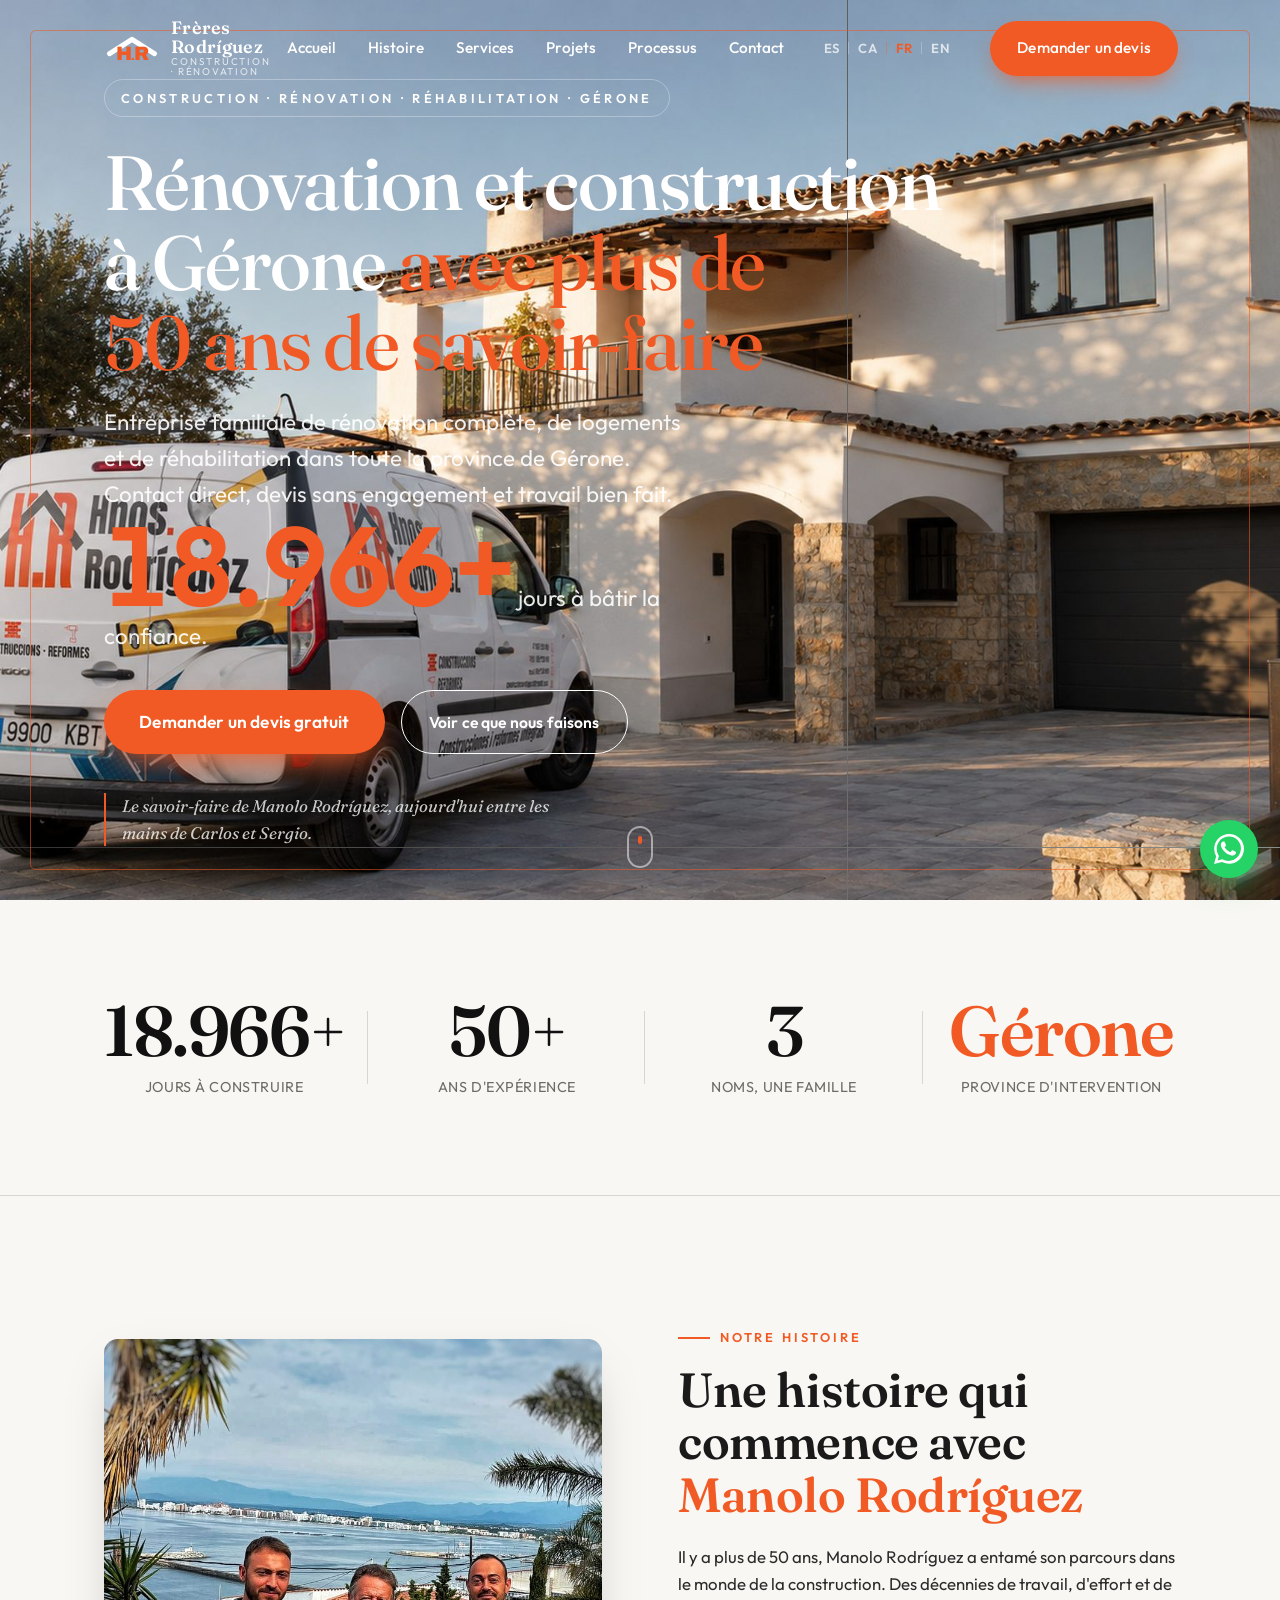
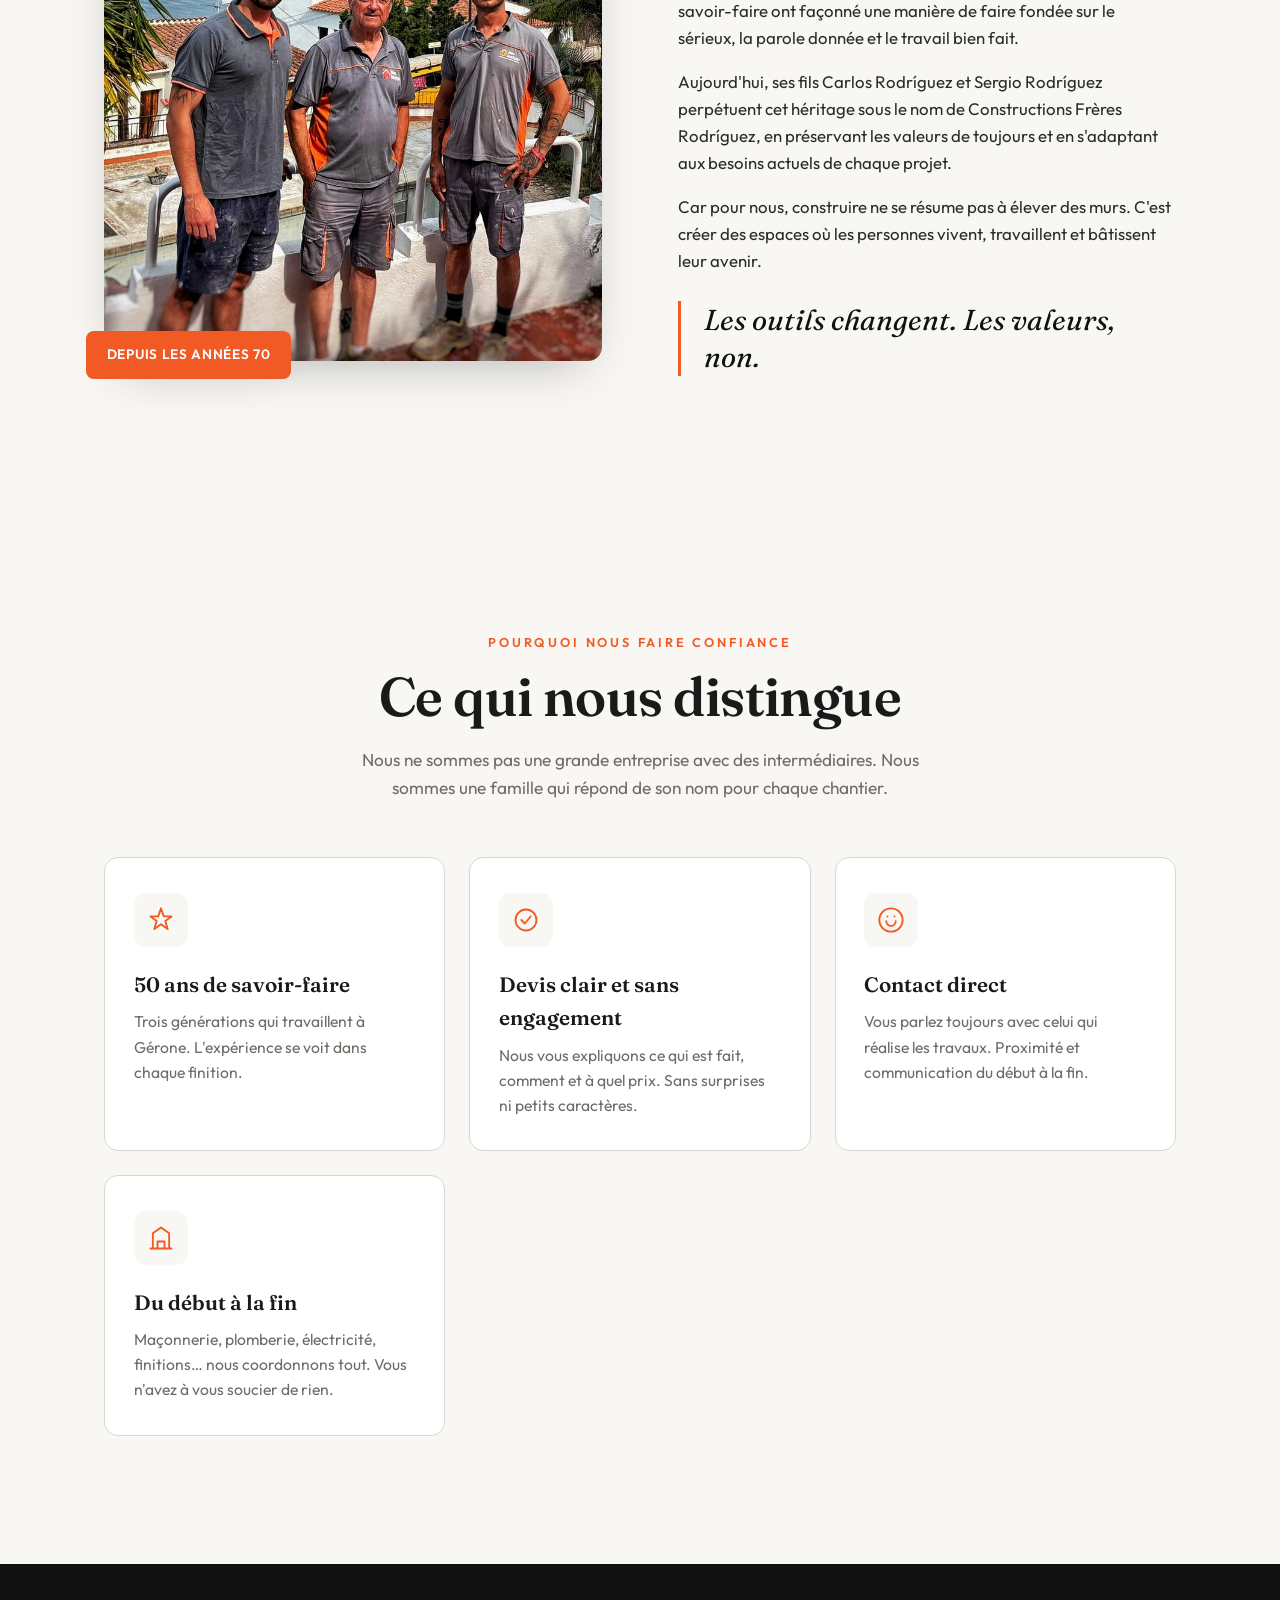
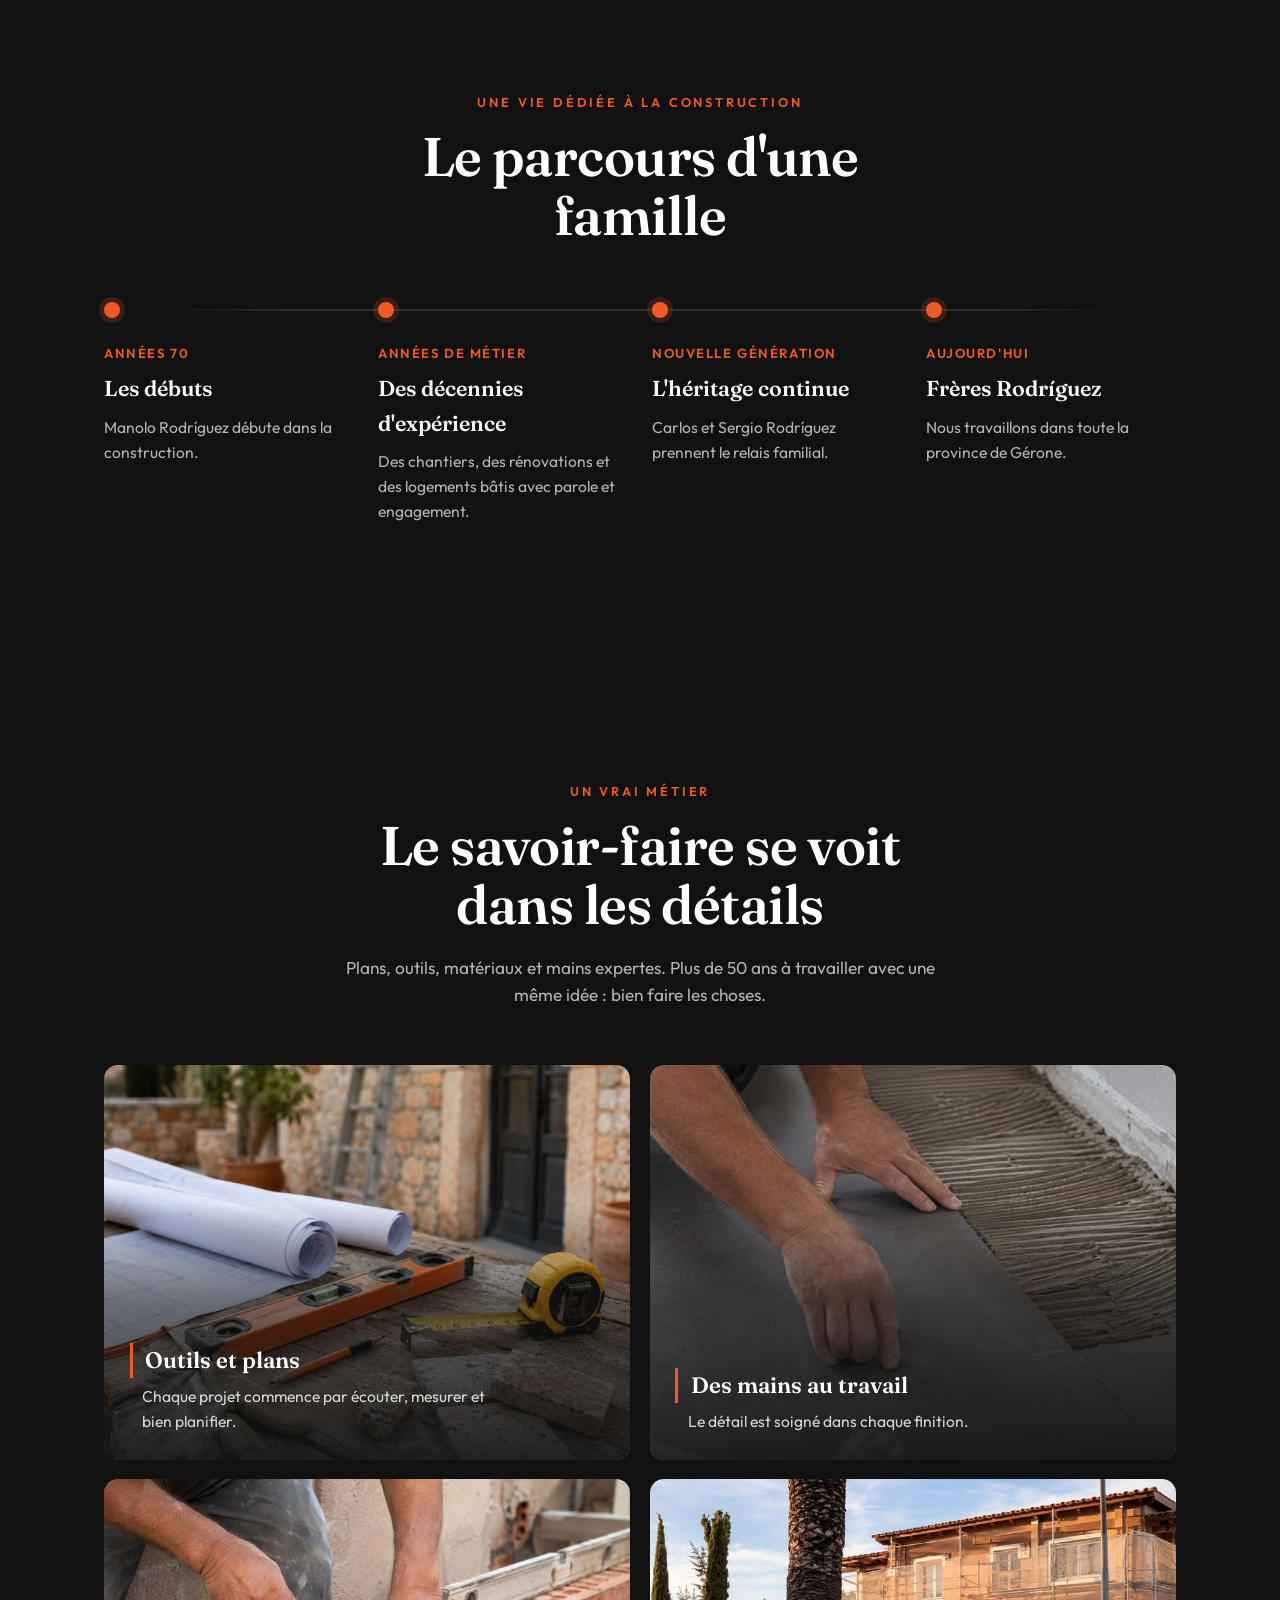
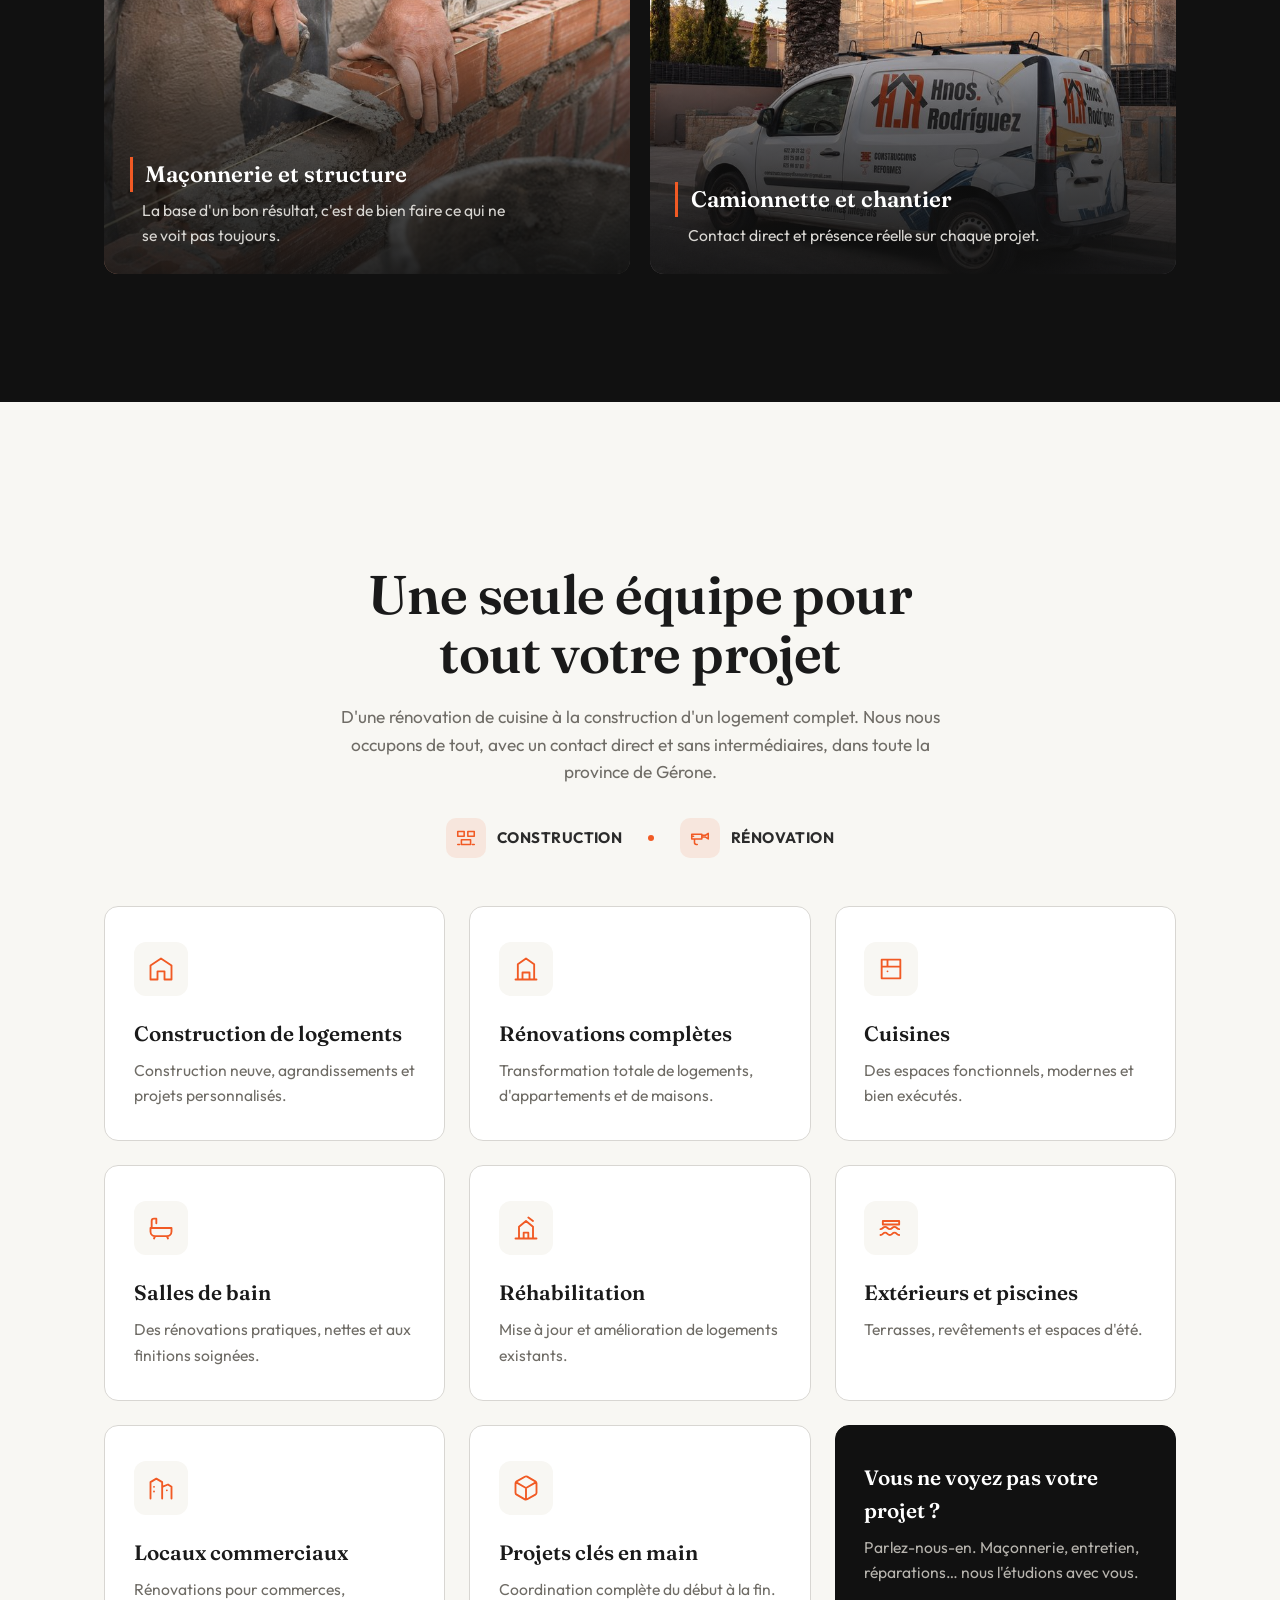
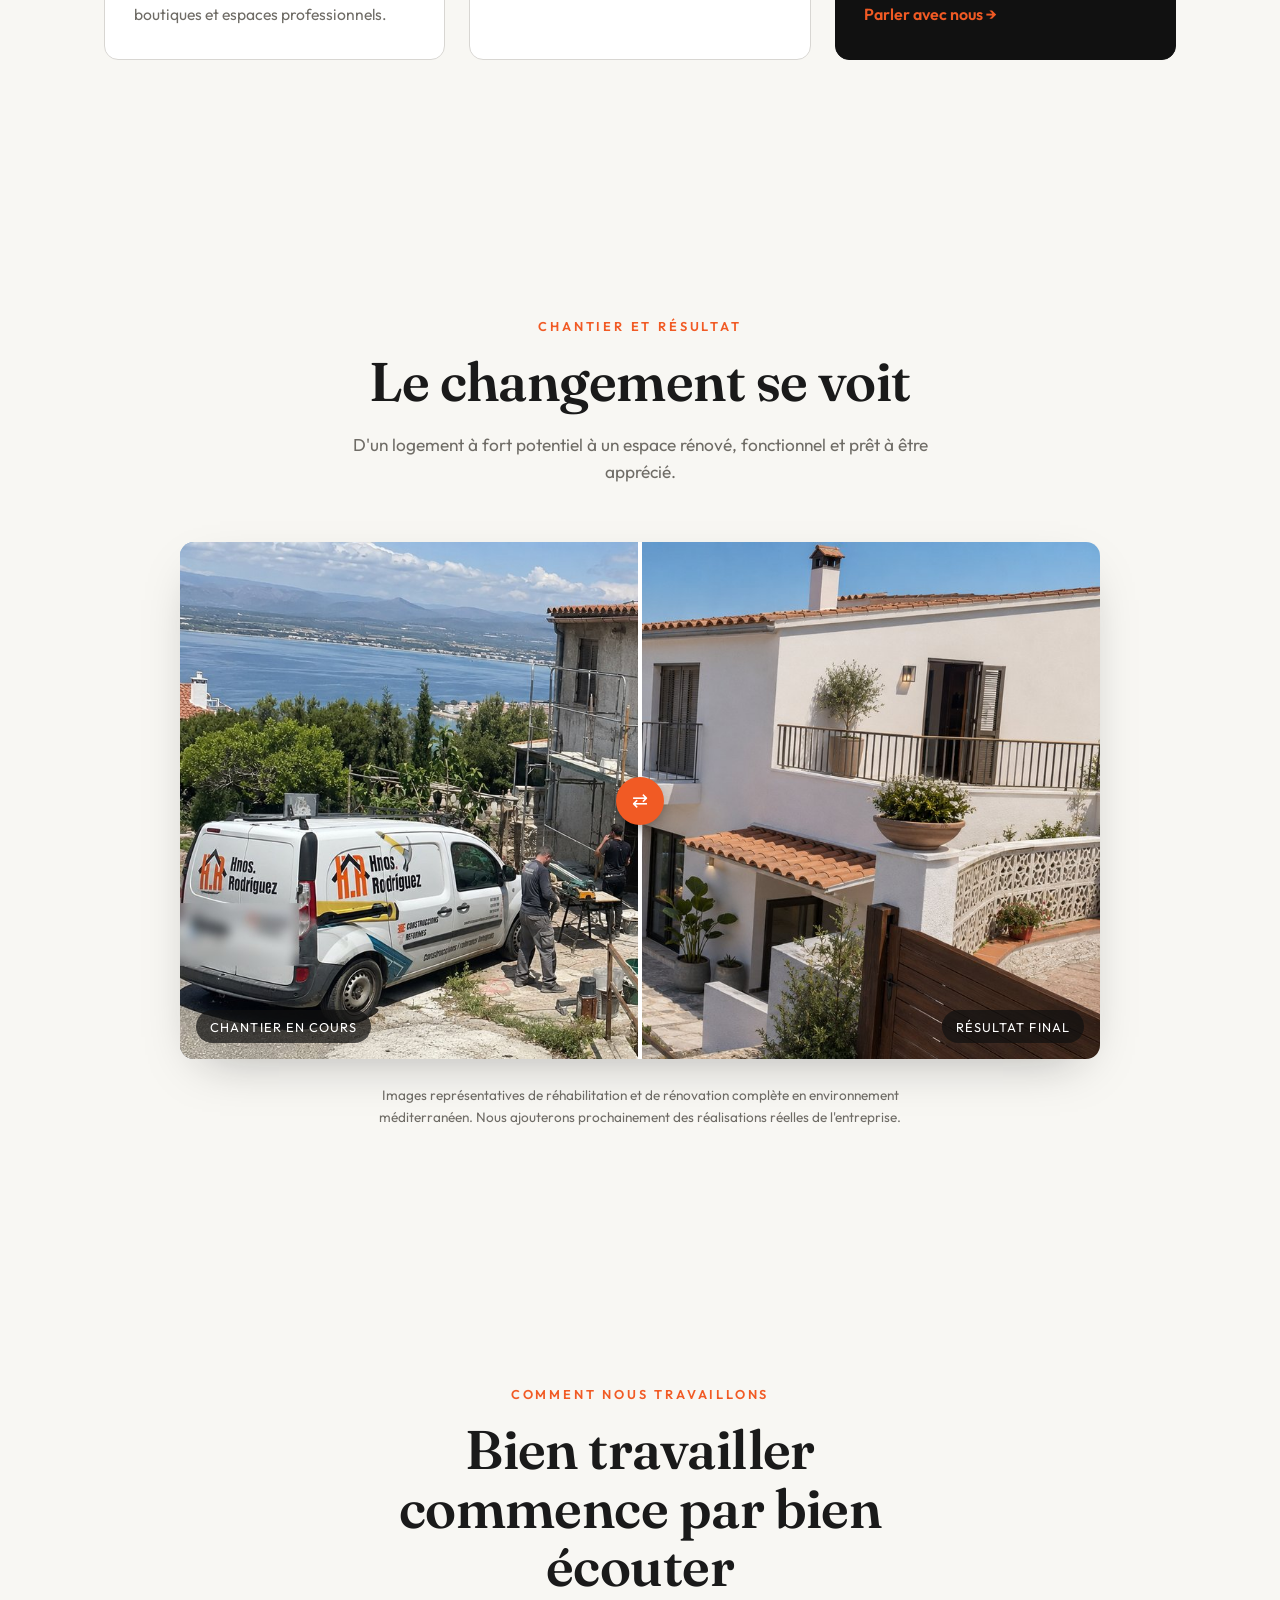
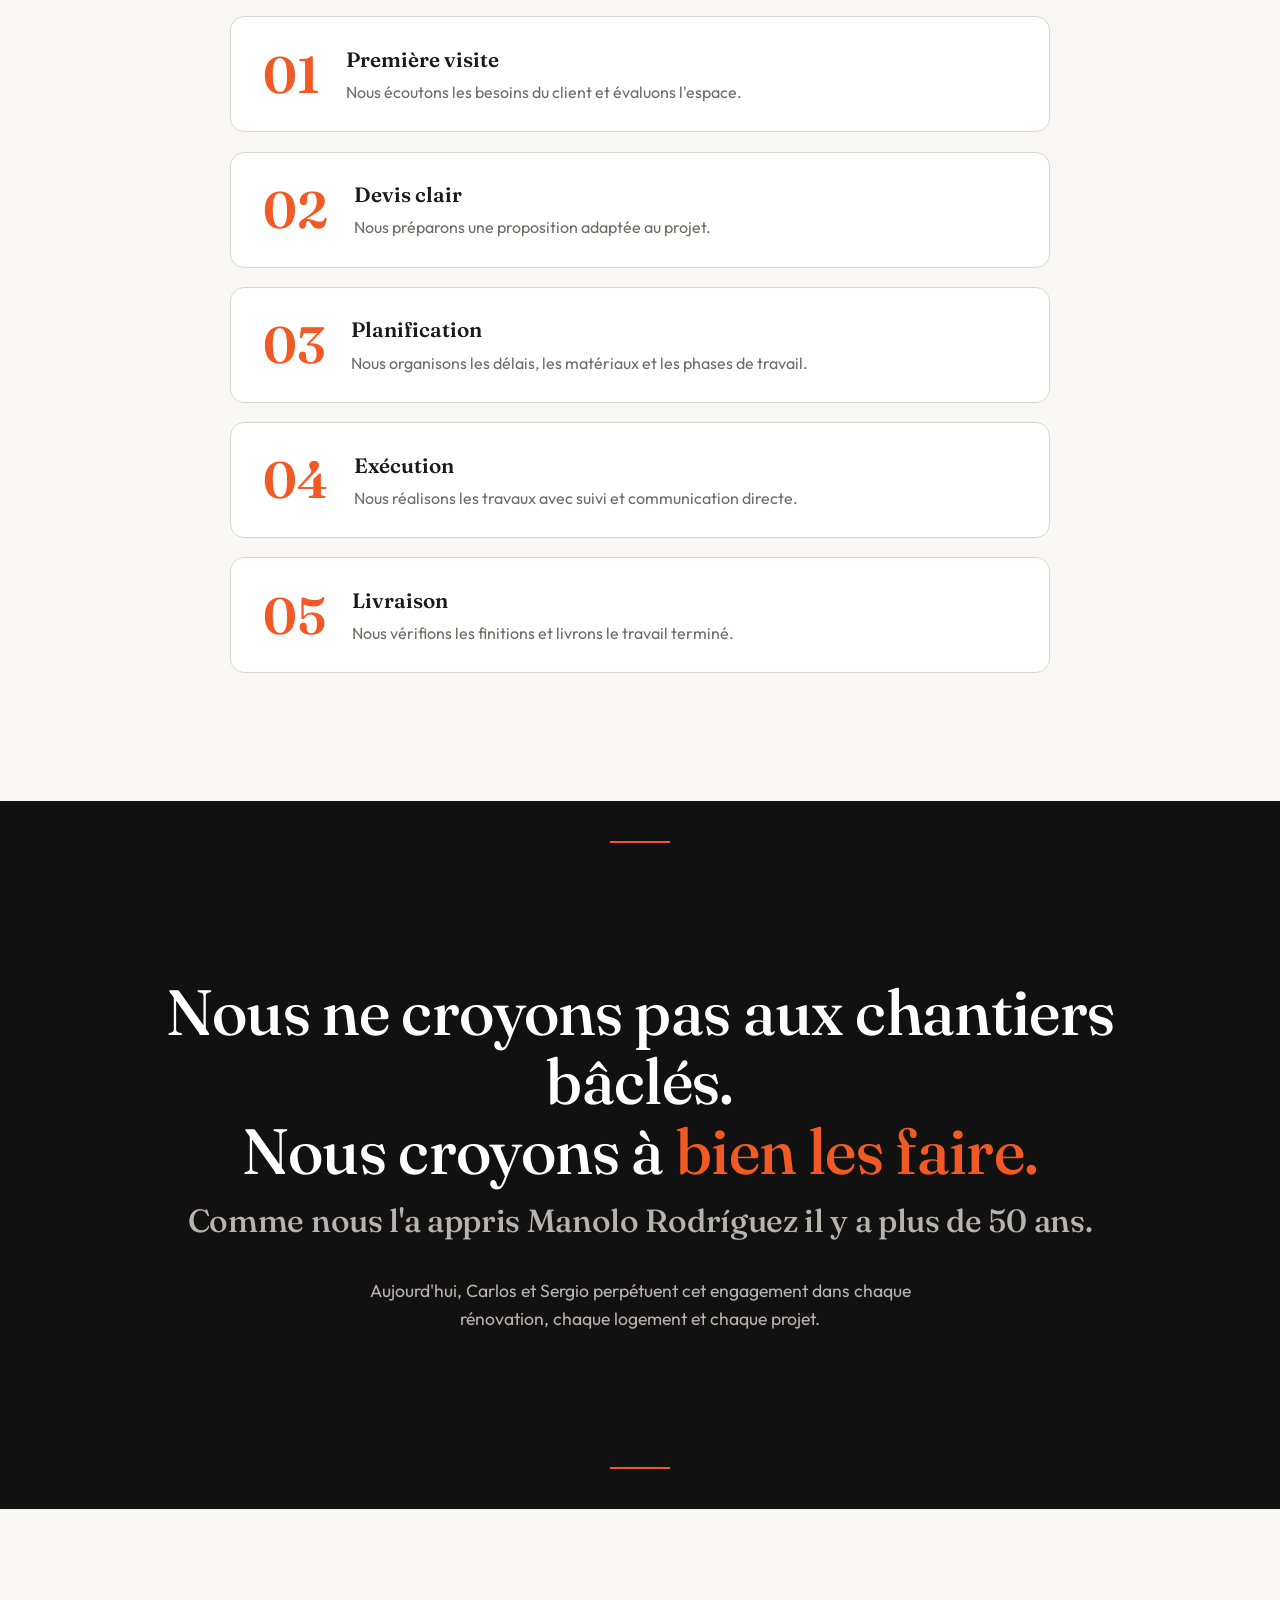
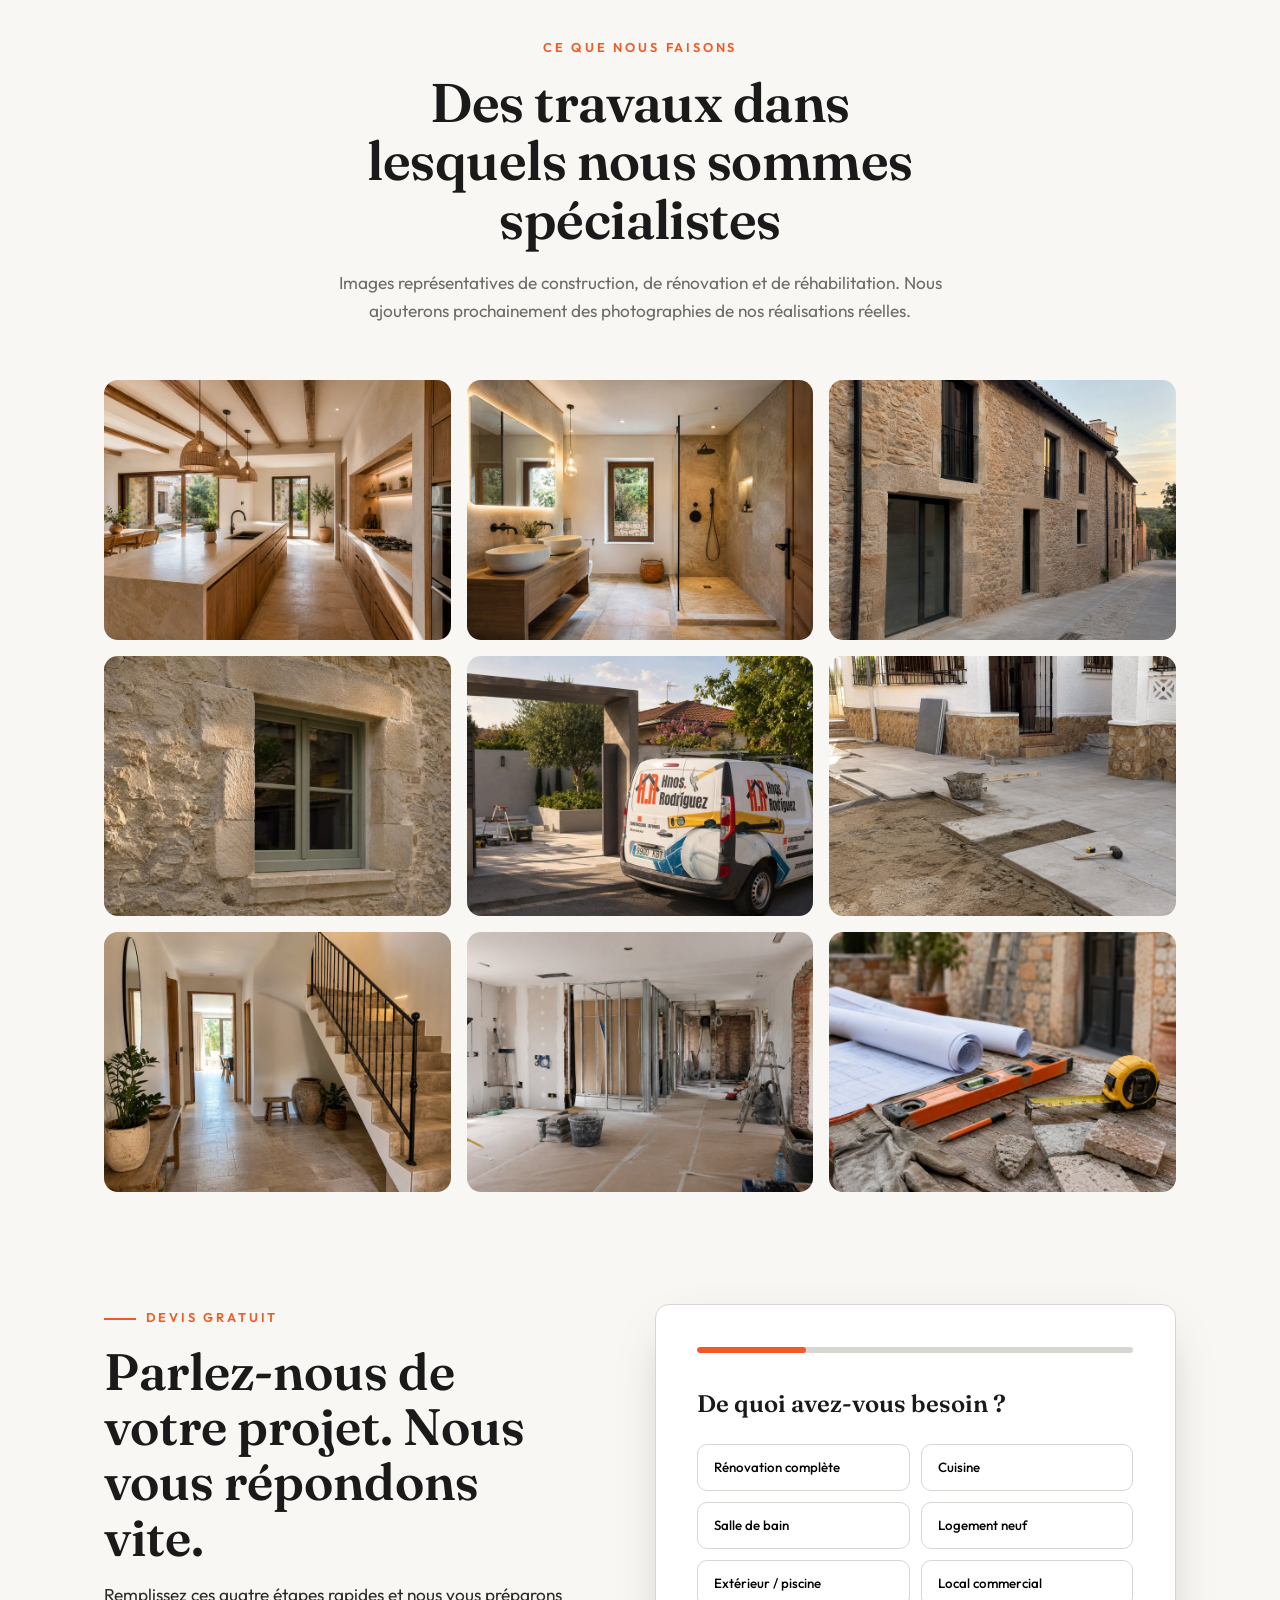
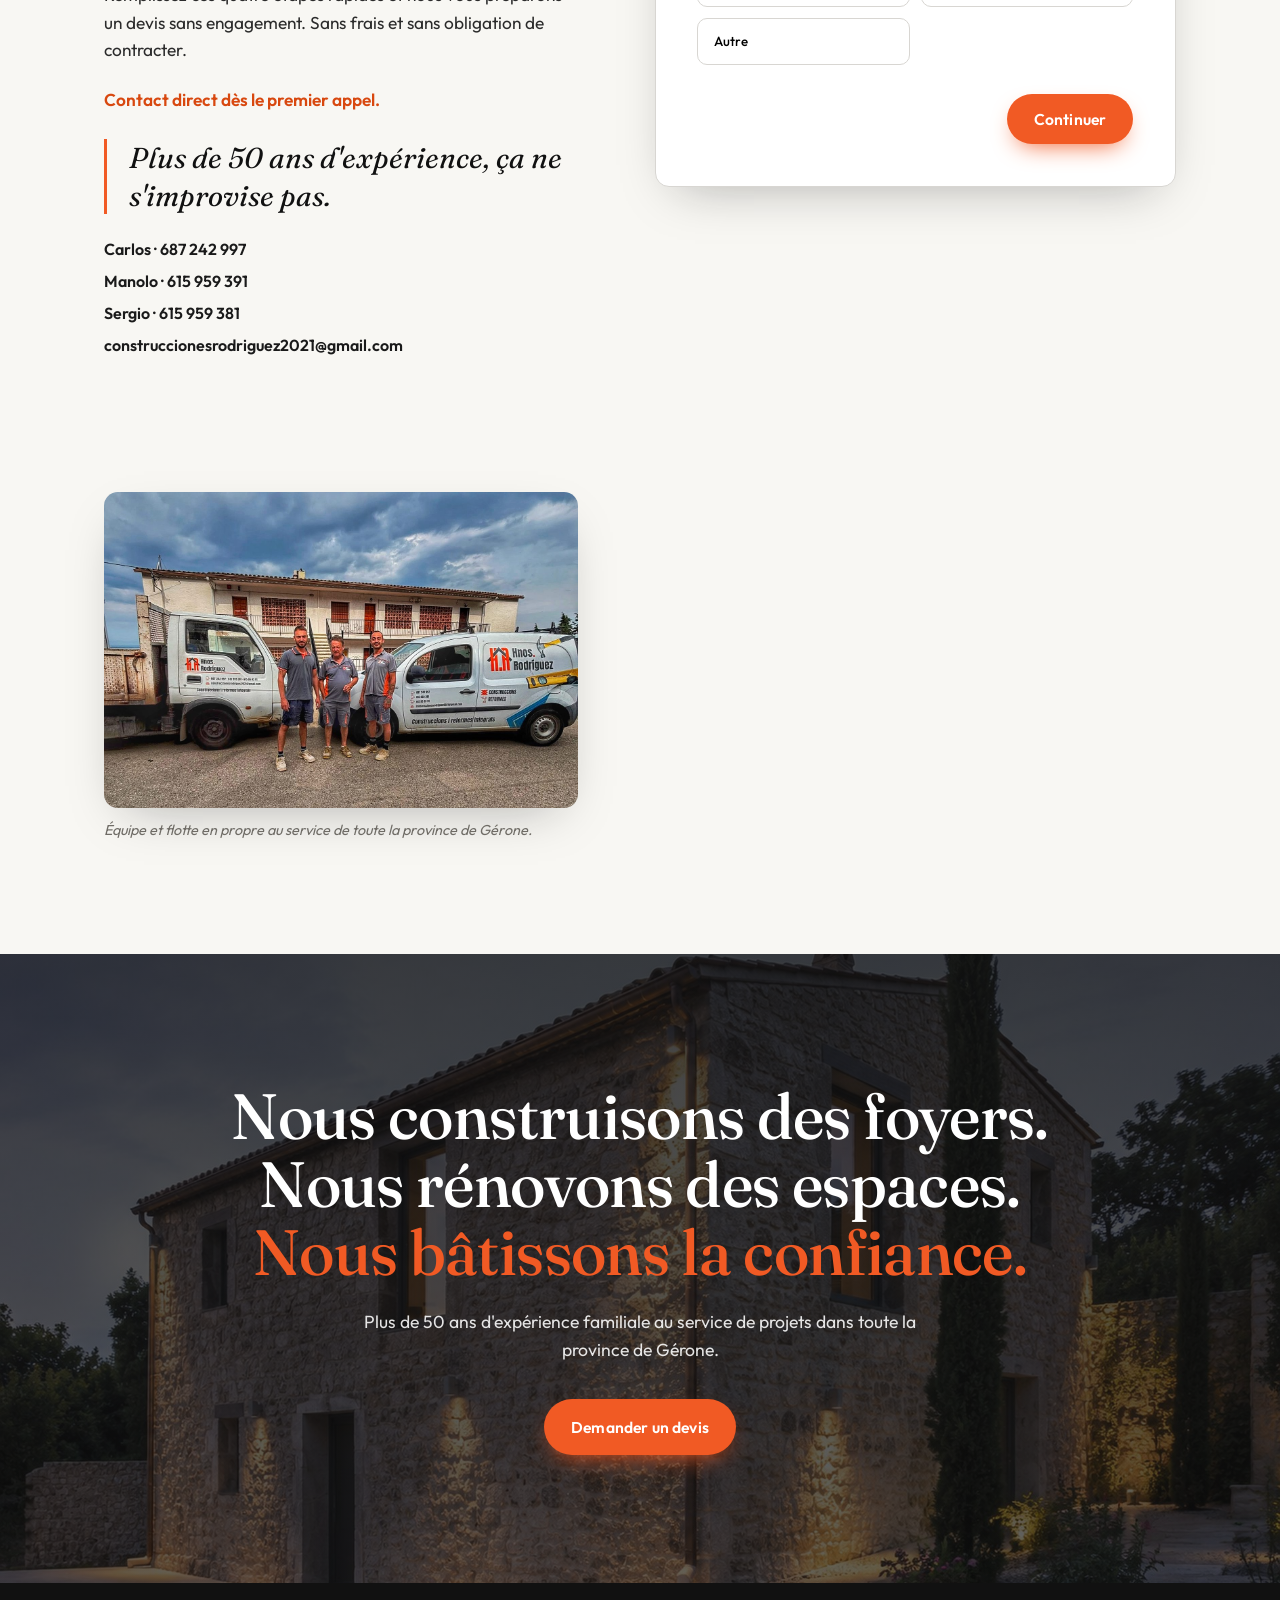
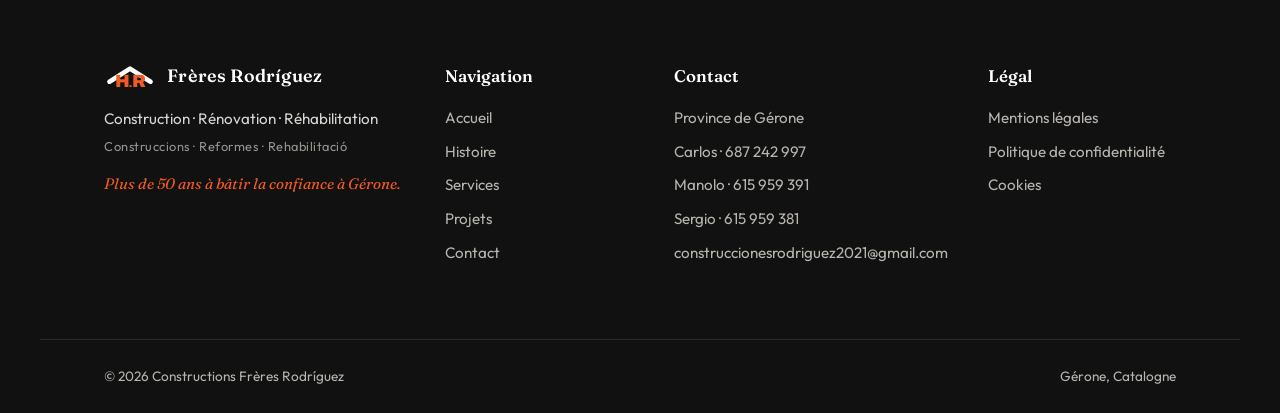
<file: fr/index.html>
<!DOCTYPE html>
<html lang="fr">
<head>
  <meta charset="UTF-8" />
  <meta name="viewport" content="width=device-width, initial-scale=1.0" />

  <!-- ============ SEO ============ -->
  <title>Rénovation et Construction à Gérone | Frères Rodríguez · +50 ans</title>
  <meta name="description" content="Entreprise familiale de rénovation complète et de construction à Gérone avec plus de 50 ans d'expérience. Cuisines, salles de bain, logements et réhabilitation. Devis gratuit et sans engagement." />
  <meta name="keywords" content="entreprise de construction Gérone, rénovation Gérone, rénovation complète Gérone, rénovation Costa Brava, réhabilitation de logements, entreprise familiale de construction" />
  <meta name="author" content="Construcciones Hermanos Rodríguez" />
  <meta name="robots" content="index, follow" />
  <link rel="canonical" href="https://hermanosrodriguez1975.es/fr/" />

  <!-- ============ hreflang · versiones por idioma ============ -->
  <link rel="alternate" hreflang="es" href="https://hermanosrodriguez1975.es/" />
  <link rel="alternate" hreflang="ca" href="https://hermanosrodriguez1975.es/ca/" />
  <link rel="alternate" hreflang="fr" href="https://hermanosrodriguez1975.es/fr/" />
  <link rel="alternate" hreflang="en" href="https://hermanosrodriguez1975.es/en/" />
  <link rel="alternate" hreflang="x-default" href="https://hermanosrodriguez1975.es/" />

  <!-- ============ Open Graph ============ -->
  <meta property="og:type" content="website" />
  <meta property="og:url" content="https://hermanosrodriguez1975.es/fr/" />
  <meta property="og:title" content="Constructions Frères Rodríguez | Rénovation et construction à Gérone" />
  <meta property="og:description" content="Entreprise familiale de construction et de rénovation à Gérone avec plus de 50 ans d'expérience. Plus de 50 ans à bâtir la confiance." />
  <meta property="og:image" content="/images/hero.jpg" />
  <meta property="og:locale" content="fr_FR" />
  <meta property="og:site_name" content="Construcciones Hermanos Rodríguez" />

  <!-- ============ Favicon (placeholder SVG con iniciales H.R) ============ -->
  <link rel="icon" type="image/svg+xml" href="data:image/svg+xml,%3Csvg xmlns='http://www.w3.org/2000/svg' viewBox='0 0 220 160'%3E%3Crect width='220' height='160' rx='28' fill='%23111111'/%3E%3Cpath d='M30 96 L110 44 L190 96' fill='none' stroke='%23E8E6E2' stroke-width='18' stroke-linejoin='round' stroke-linecap='round'/%3E%3Ctext x='110' y='118' text-anchor='middle' font-family='Arial Black,sans-serif' font-weight='900' font-size='62' fill='%23F15A24'%3EH.R%3C/text%3E%3C/svg%3E" />

  <!-- ============ Tipografías ============ -->
  <link rel="preconnect" href="https://fonts.googleapis.com" />
  <link rel="preconnect" href="https://fonts.gstatic.com" crossorigin />
  <link href="https://fonts.googleapis.com/css2?family=Archivo:wght@800;900&family=Fraunces:ital,opsz,wght@0,9..144,400;0,9..144,500;0,9..144,600;0,9..144,700;1,9..144,500&family=Outfit:wght@300;400;500;600;700&display=swap" rel="stylesheet" />

  <link rel="stylesheet" href="/style.css" />

  <!-- ============ JSON-LD · HomeAndConstructionBusiness ============ -->
  <script type="application/ld+json">
  {
    "@context": "https://schema.org",
    "@type": "HomeAndConstructionBusiness",
    "name": "Construcciones Hermanos Rodríguez",
    "alternateName": "Hnos. Rodríguez",
    "description": "Entreprise familiale de construction, de rénovation complète et de réhabilitation de logements dans la province de Gérone avec plus de 50 ans d'expérience.",
    "url": "https://hermanosrodriguez1975.es/fr/",
    "telephone": "+34687242997",
    "email": "construccionesrodriguez2021@gmail.com",
    "image": "https://hermanosrodriguez1975.es/images/hero.jpg",
    "priceRange": "€€",
    "areaServed": {
      "@type": "AdministrativeArea",
      "name": "Province de Gérone"
    },
    "address": {
      "@type": "PostalAddress",
      "addressRegion": "Girona",
      "addressCountry": "ES"
    },
    "founder": {
      "@type": "Person",
      "name": "Manolo Rodríguez"
    },
    "employee": [
      { "@type": "Person", "name": "Carlos Rodríguez" },
      { "@type": "Person", "name": "Sergio Rodríguez" }
    ],
    "knowsAbout": [
      "Construction de logements",
      "Rénovation complète",
      "Réhabilitation de logements",
      "Rénovation de cuisines",
      "Rénovation de salles de bain",
      "Maçonnerie générale",
      "Piscines et extérieurs"
    ],
    "slogan": "Plus de 50 ans à bâtir la confiance."
  }
  </script>
</head>

<body>

  <!-- ====================================================== -->
  <!-- SECCIÓN 1 · NAVBAR                                      -->
  <!-- ====================================================== -->
  <header class="nav" id="nav">
    <div class="nav__inner">
      <a href="#inicio" class="brand" aria-label="Constructions Frères Rodríguez - Accueil">
        <span class="brand__mark" aria-hidden="true">
          <!-- Logo H.R fiel a la imagen de marca: H.R naranja + tejado gris detrás -->
          <svg viewBox="0 0 220 120" width="56" height="31" class="brand__logo">
            <path class="brand__roof" d="M22 80 L110 24 L198 80" fill="none" stroke="currentColor" stroke-width="20" stroke-linejoin="round" stroke-linecap="round"/>
            <text class="brand__hr" x="110" y="104" text-anchor="middle" font-family="'Archivo', 'Outfit', sans-serif" font-weight="900" font-size="76" letter-spacing="-2" fill="var(--orange)">H<tspan font-size="40">.</tspan>R</text>
          </svg>
        </span>
        <span class="brand__text">
          <strong>Frères Rodríguez</strong>
          <em>Construction · Rénovation</em>
        </span>
      </a>

      <nav class="nav__links" id="navLinks" aria-label="Navigation principale">
        <a href="#inicio">Accueil</a>
        <a href="#historia">Histoire</a>
        <a href="#servicios">Services</a>
        <a href="#proyectos">Projets</a>
        <a href="#proceso">Processus</a>
        <a href="#contacto">Contact</a>
        <div class="lang" role="navigation" aria-label="Selector de idioma">
          <a href="/" class="lang__opt" lang="es" hreflang="es">ES</a>
          <a href="/ca/" class="lang__opt" lang="ca" hreflang="ca">CA</a>
          <a href="/fr/" class="lang__opt is-active" lang="fr" hreflang="fr" aria-current="true">FR</a>
          <a href="/en/" class="lang__opt" lang="en" hreflang="en">EN</a>
        </div>
        <a href="#contacto" class="btn btn--solid nav__cta">Demander un devis</a>
      </nav>

      <button class="nav__burger" id="navBurger" aria-label="Ouvrir le menu" aria-expanded="false" aria-controls="navLinks">
        <span></span><span></span><span></span>
      </button>
    </div>
  </header>

  <!-- ====================================================== -->
  <!-- SECCIÓN 2 · HERO CINEMATOGRÁFICO                        -->
  <!-- ====================================================== -->
  <section class="hero" id="inicio">
    <div class="hero__media">
      <!-- Sustituir por images/hero.jpg (o un vídeo) -->
      <img src="/images/hero.jpg" alt="Image représentative de logement moderne et de construction à Gérone" />
      <div class="hero__overlay"></div>
    </div>

    <!-- Marco fino naranja inspirado en el logo H.R -->
    <div class="hero__frame" aria-hidden="true"></div>

    <div class="hero__content">
      <span class="hero__eyebrow reveal">Construction · Rénovation · Réhabilitation · Gérone</span>
      <h1 class="hero__title reveal">
        Rénovation et construction à Gérone
        <span class="accent">avec plus de 50 ans de savoir-faire</span>
      </h1>
      <p class="hero__sub reveal">Entreprise familiale de rénovation complète, de logements et de réhabilitation dans toute la province de Gérone. Contact direct, devis sans engagement et travail bien fait. <span class="hero__count" id="heroDays" aria-label="18 750 jours ou plus">18.750+</span> jours à bâtir la confiance.</p>

      <div class="hero__actions reveal">
        <a href="#contacto" class="btn btn--solid btn--lg">Demander un devis gratuit</a>
        <a href="#proyectos" class="btn btn--ghost">Voir ce que nous faisons</a>
      </div>

      <p class="hero__note reveal">Le savoir-faire de Manolo Rodríguez, aujourd'hui entre les mains de Carlos et Sergio.</p>
      <p class="hero__tag reveal">Les outils changent. Les valeurs, non.</p>
    </div>

    <a href="#confianza" class="hero__scroll" aria-label="Descendre">
      <span></span>
    </a>
  </section>

  <!-- ====================================================== -->
  <!-- SECCIÓN 3 · MURO DE CONFIANZA                           -->
  <!-- ====================================================== -->
  <section class="trust" aria-label="Données de l'entreprise" id="confianza">
    <div class="container">
      <div class="trust__grid">
        <div class="trust__item reveal">
          <span class="trust__num" data-count="18750" data-dynamic="days" data-suffix="+">18.750+</span>
          <span class="trust__label">Jours à construire</span>
        </div>
        <div class="trust__item reveal">
          <span class="trust__num" data-count="50" data-suffix="+">50+</span>
          <span class="trust__label">Ans d'expérience</span>
        </div>
        <div class="trust__item reveal">
          <span class="trust__num">3</span>
          <span class="trust__label">Noms, une famille</span>
        </div>
        <div class="trust__item reveal">
          <span class="trust__num trust__num--word">Gérone</span>
          <span class="trust__label">Province d'intervention</span>
        </div>
      </div>
    </div>
  </section>

  <!-- ====================================================== -->
  <!-- SECCIÓN 4 · HISTORIA FAMILIAR                           -->
  <!-- ====================================================== -->
  <section class="history" id="historia">
    <div class="container history__grid">
      <div class="history__media reveal">
        <img src="/images/equipo-mar.jpg" alt="Manolo, Carlos et Sergio Rodríguez, équipe de Constructions Frères Rodríguez, face à la baie de Roses (Gérone)" />
        <span class="history__badge">Depuis les années 70</span>
      </div>

      <div class="history__text">
        <span class="kicker reveal">Notre histoire</span>
        <h2 class="reveal">Une histoire qui commence avec <span class="accent">Manolo Rodríguez</span></h2>
        <p class="reveal">Il y a plus de 50 ans, Manolo Rodríguez a entamé son parcours dans le monde de la construction. Des décennies de travail, d'effort et de savoir-faire ont façonné une manière de faire fondée sur le sérieux, la parole donnée et le travail bien fait.</p>
        <p class="reveal">Aujourd'hui, ses fils Carlos Rodríguez et Sergio Rodríguez perpétuent cet héritage sous le nom de Constructions Frères Rodríguez, en préservant les valeurs de toujours et en s'adaptant aux besoins actuels de chaque projet.</p>
        <p class="reveal">Car pour nous, construire ne se résume pas à élever des murs. C'est créer des espaces où les personnes vivent, travaillent et bâtissent leur avenir.</p>
        <blockquote class="pullquote reveal">Les outils changent. Les valeurs, non.</blockquote>
      </div>
    </div>
  </section>

  <!-- ====================================================== -->
  <!-- SECCIÓN · POR QUÉ ELEGIRNOS                             -->
  <!-- ====================================================== -->
  <section class="services" aria-label="Pourquoi nous choisir">
    <div class="container">
      <span class="kicker kicker--center reveal">Pourquoi nous faire confiance</span>
      <h2 class="section-title reveal">Ce qui nous distingue</h2>
      <p class="section-sub reveal">Nous ne sommes pas une grande entreprise avec des intermédiaires. Nous sommes une famille qui répond de son nom pour chaque chantier.</p>

      <div class="services__grid">
        <article class="card reveal">
          <span class="card__icon" aria-hidden="true">
            <svg viewBox="0 0 24 24"><path d="M12 2l2.4 6.9H21l-5.3 4 2 6.9-5.7-4.2-5.7 4.2 2-6.9-5.3-4h6.6z"/></svg>
          </span>
          <h3>50 ans de savoir-faire</h3>
          <p>Trois générations qui travaillent à Gérone. L'expérience se voit dans chaque finition.</p>
        </article>
        <article class="card reveal">
          <span class="card__icon" aria-hidden="true">
            <svg viewBox="0 0 24 24"><path d="M3 12a9 9 0 1 0 18 0 9 9 0 0 0-18 0zM8 12l3 3 5-6"/></svg>
          </span>
          <h3>Devis clair et sans engagement</h3>
          <p>Nous vous expliquons ce qui est fait, comment et à quel prix. Sans surprises ni petits caractères.</p>
        </article>
        <article class="card reveal">
          <span class="card__icon" aria-hidden="true">
            <svg viewBox="0 0 24 24"><path d="M12 2a10 10 0 1 0 0 20 10 10 0 0 0 0-20zM8 13a4 4 0 0 0 8 0M9 9h.01M15 9h.01"/></svg>
          </span>
          <h3>Contact direct</h3>
          <p>Vous parlez toujours avec celui qui réalise les travaux. Proximité et communication du début à la fin.</p>
        </article>
        <article class="card reveal">
          <span class="card__icon" aria-hidden="true">
            <svg viewBox="0 0 24 24"><path d="M3 21h18M5 21V8l7-5 7 5v13M9 21v-6h6v6"/></svg>
          </span>
          <h3>Du début à la fin</h3>
          <p>Maçonnerie, plomberie, électricité, finitions… nous coordonnons tout. Vous n'avez à vous soucier de rien.</p>
        </article>
      </div>
    </div>
  </section>
  <!-- ====================================================== -->
  <section class="timeline" aria-label="Trayectoria de la empresa">
    <div class="container">
      <span class="kicker kicker--center reveal">Une vie dédiée à la construction</span>
      <h2 class="section-title reveal">Le parcours d'une famille</h2>

      <ol class="timeline__track">
        <li class="timeline__step reveal">
          <span class="timeline__dot" aria-hidden="true"></span>
          <span class="timeline__year">Années 70</span>
          <h3>Les débuts</h3>
          <p>Manolo Rodríguez débute dans la construction.</p>
        </li>
        <li class="timeline__step reveal">
          <span class="timeline__dot" aria-hidden="true"></span>
          <span class="timeline__year">Années de métier</span>
          <h3>Des décennies d'expérience</h3>
          <p>Des chantiers, des rénovations et des logements bâtis avec parole et engagement.</p>
        </li>
        <li class="timeline__step reveal">
          <span class="timeline__dot" aria-hidden="true"></span>
          <span class="timeline__year">Nouvelle génération</span>
          <h3>L'héritage continue</h3>
          <p>Carlos et Sergio Rodríguez prennent le relais familial.</p>
        </li>
        <li class="timeline__step reveal">
          <span class="timeline__dot" aria-hidden="true"></span>
          <span class="timeline__year">Aujourd'hui</span>
          <h3>Frères Rodríguez</h3>
          <p>Nous travaillons dans toute la province de Gérone.</p>
        </li>
      </ol>
    </div>
  </section>

  <!-- ====================================================== -->
  <!-- SECCIÓN · EL OFICIO SE VE EN LOS DETALLES               -->
  <!-- ====================================================== -->
  <section class="craft">
    <div class="container">
      <span class="kicker kicker--center reveal">Un vrai métier</span>
      <h2 class="section-title reveal">Le savoir-faire se voit dans les détails</h2>
      <p class="section-sub reveal">Plans, outils, matériaux et mains expertes. Plus de 50 ans à travailler avec une même idée : bien faire les choses.</p>

      <div class="craft__grid">
        <figure class="craft__item reveal">
          <img src="/images/oficio-herramientas.jpg" alt="Image représentative d'outils de chantier" />
          <figcaption>
            <h3>Outils et plans</h3>
            <p>Chaque projet commence par écouter, mesurer et bien planifier.</p>
          </figcaption>
        </figure>
        <figure class="craft__item reveal">
          <img src="/images/oficio-manos.jpg" alt="Image représentative de travail artisanal" />
          <figcaption>
            <h3>Des mains au travail</h3>
            <p>Le détail est soigné dans chaque finition.</p>
          </figcaption>
        </figure>
        <figure class="craft__item reveal">
          <img src="/images/oficio-albanileria.jpg" alt="Image représentative de maçonnerie" />
          <figcaption>
            <h3>Maçonnerie et structure</h3>
            <p>La base d'un bon résultat, c'est de bien faire ce qui ne se voit pas toujours.</p>
          </figcaption>
        </figure>
        <figure class="craft__item reveal">
          <img src="/images/oficio-furgoneta.jpg" alt="Image représentative d'entreprise familiale de construction" />
          <figcaption>
            <h3>Camionnette et chantier</h3>
            <p>Contact direct et présence réelle sur chaque projet.</p>
          </figcaption>
        </figure>
      </div>
    </div>
  </section>

  <!-- ====================================================== -->
  <!-- SECCIÓN 6 · SERVICIOS PREMIUM                           -->
  <!-- ====================================================== -->
  <section class="services" id="servicios">
    <div class="container">
      <span class="kicker kicker--center reveal">Services</span>
      <h2 class="section-title reveal">Une seule équipe pour tout votre projet</h2>
      <p class="section-sub reveal">D'une rénovation de cuisine à la construction d'un logement complet. Nous nous occupons de tout, avec un contact direct et sans intermédiaires, dans toute la province de Gérone.</p>

      <!-- Tira de identidad: iconos de ladrillo y taladro, como en la furgoneta -->
      <div class="badges reveal" aria-label="Construcciones y reformas">
        <span class="badge">
          <span class="badge__icon" aria-hidden="true">
            <!-- Ladrillos -->
            <svg viewBox="0 0 24 24"><path d="M3 5h7v5H3zM14 5h7v5h-7zM7 14h10v5H7zM3 19h2M19 19h2M3 5v5M21 5v5"/></svg>
          </span>
          Construction
        </span>
        <span class="badge__sep" aria-hidden="true"></span>
        <span class="badge">
          <span class="badge__icon" aria-hidden="true">
            <!-- Taladro -->
            <svg viewBox="0 0 24 24"><path d="M3 8h11v5H3zM14 9h4l3-2v6l-3-2h-4M6 13v4a2 2 0 0 0 2 2h1M3 10h2"/></svg>
          </span>
          Rénovation
        </span>
      </div>

      <div class="services__grid">
        <!-- Cada tarjeta: icono SVG minimalista + línea naranja + texto -->
        <article class="card reveal">
          <span class="card__icon" aria-hidden="true">
            <svg viewBox="0 0 24 24"><path d="M3 21V9l9-6 9 6v12h-6v-7H9v7z"/></svg>
          </span>
          <h3>Construction de logements</h3>
          <p>Construction neuve, agrandissements et projets personnalisés.</p>
        </article>

        <article class="card reveal">
          <span class="card__icon" aria-hidden="true">
            <svg viewBox="0 0 24 24"><path d="M3 21h18M5 21V8l7-5 7 5v13M9 21v-6h6v6"/></svg>
          </span>
          <h3>Rénovations complètes</h3>
          <p>Transformation totale de logements, d'appartements et de maisons.</p>
        </article>

        <article class="card reveal">
          <span class="card__icon" aria-hidden="true">
            <svg viewBox="0 0 24 24"><path d="M4 4h16v16H4zM4 10h16M9 4v6M9 14h.01"/></svg>
          </span>
          <h3>Cuisines</h3>
          <p>Des espaces fonctionnels, modernes et bien exécutés.</p>
        </article>

        <article class="card reveal">
          <span class="card__icon" aria-hidden="true">
            <svg viewBox="0 0 24 24"><path d="M4 12V6a2 2 0 0 1 2-2h2v4M3 12h18v3a4 4 0 0 1-4 4H7a4 4 0 0 1-4-4zM7 19l-1 2M17 19l1 2"/></svg>
          </span>
          <h3>Salles de bain</h3>
          <p>Des rénovations pratiques, nettes et aux finitions soignées.</p>
        </article>

        <article class="card reveal">
          <span class="card__icon" aria-hidden="true">
            <svg viewBox="0 0 24 24"><path d="M3 21h18M6 21V11l6-5 6 5v10M10 21v-5h4v5M14 3l4 3"/></svg>
          </span>
          <h3>Réhabilitation</h3>
          <p>Mise à jour et amélioration de logements existants.</p>
        </article>

        <article class="card reveal">
          <span class="card__icon" aria-hidden="true">
            <svg viewBox="0 0 24 24"><path d="M3 18c2 0 2-2 4-2s2 2 4 2 2-2 4-2 2 2 4 2M3 13c2 0 2-2 4-2s2 2 4 2 2-2 4-2 2 2 4 2M5 6h14v3H5z"/></svg>
          </span>
          <h3>Extérieurs et piscines</h3>
          <p>Terrasses, revêtements et espaces d'été.</p>
        </article>

        <article class="card reveal">
          <span class="card__icon" aria-hidden="true">
            <svg viewBox="0 0 24 24"><path d="M3 21V7l5-3 5 3v14M13 21V11l5-2 3 2v10M6 11h.01M6 15h.01M17 14h.01"/></svg>
          </span>
          <h3>Locaux commerciaux</h3>
          <p>Rénovations pour commerces, boutiques et espaces professionnels.</p>
        </article>

        <article class="card reveal">
          <span class="card__icon" aria-hidden="true">
            <svg viewBox="0 0 24 24"><path d="M21 16V8a2 2 0 0 0-1-1.7l-7-4a2 2 0 0 0-2 0l-7 4A2 2 0 0 0 3 8v8a2 2 0 0 0 1 1.7l7 4a2 2 0 0 0 2 0l7-4A2 2 0 0 0 21 16zM3.3 7L12 12l8.7-5M12 22V12"/></svg>
          </span>
          <h3>Projets clés en main</h3>
          <p>Coordination complète du début à la fin.</p>
        </article>

        <article class="card card--cta reveal">
          <h3>Vous ne voyez pas votre projet ?</h3>
          <p>Parlez-nous-en. Maçonnerie, entretien, réparations… nous l'étudions avec vous.</p>
          <a href="#contacto" class="card__link">Parler avec nous →</a>
        </article>
      </div>
    </div>
  </section>

  <!-- ====================================================== -->
  <!-- SECCIÓN 7 · COMPARADOR ANTES / DESPUÉS                  -->
  <!-- ====================================================== -->
  <section class="ba">
    <div class="container">
      <span class="kicker kicker--center reveal">Chantier et résultat</span>
      <h2 class="section-title reveal">Le changement se voit</h2>
      <p class="section-sub reveal">D'un logement à fort potentiel à un espace rénové, fonctionnel et prêt à être apprécié.</p>

      <!-- Slider deslizable con clip-path (responsive desktop + táctil) -->
      <div class="ba__compare reveal" id="baCompare" style="--pos:50%">
        <img class="ba__img ba__img--after" src="/images/slider-resultado-final.jpg" alt="Image représentative de logement méditerranéen réhabilité avec vue sur la mer" />
        <img class="ba__img ba__img--before" id="baBefore" src="/images/slider-obra-en-marcha.jpg" alt="Image représentative de chantier en cours dans un logement méditerranéen à Roses" />
        <div class="ba__handle" id="baHandle" role="slider" aria-label="Comparer chantier en cours et résultat final" aria-valuemin="0" aria-valuemax="100" aria-valuenow="50" tabindex="0">
          <span class="ba__grip" aria-hidden="true">⇄</span>
        </div>
        <span class="ba__tag ba__tag--before">Chantier en cours</span>
        <span class="ba__tag ba__tag--after">Résultat final</span>
      </div>

      <p class="ba__note reveal">Images représentatives de réhabilitation et de rénovation complète en environnement méditerranéen. Nous ajouterons prochainement des réalisations réelles de l'entreprise.</p>
    </div>
  </section>

  <!-- ====================================================== -->
  <!-- SECCIÓN 8 · PROCESO DE TRABAJO                          -->
  <!-- ====================================================== -->
  <section class="process" id="proceso">
    <div class="container">
      <span class="kicker kicker--center reveal">Comment nous travaillons</span>
      <h2 class="section-title reveal">Bien travailler commence par bien écouter</h2>

      <div class="process__list">
        <article class="step reveal">
          <span class="step__num">01</span>
          <div><h3>Première visite</h3><p>Nous écoutons les besoins du client et évaluons l'espace.</p></div>
        </article>
        <article class="step reveal">
          <span class="step__num">02</span>
          <div><h3>Devis clair</h3><p>Nous préparons une proposition adaptée au projet.</p></div>
        </article>
        <article class="step reveal">
          <span class="step__num">03</span>
          <div><h3>Planification</h3><p>Nous organisons les délais, les matériaux et les phases de travail.</p></div>
        </article>
        <article class="step reveal">
          <span class="step__num">04</span>
          <div><h3>Exécution</h3><p>Nous réalisons les travaux avec suivi et communication directe.</p></div>
        </article>
        <article class="step reveal">
          <span class="step__num">05</span>
          <div><h3>Livraison</h3><p>Nous vérifions les finitions et livrons le travail terminé.</p></div>
        </article>
      </div>
    </div>
  </section>

  <!-- ====================================================== -->
  <!-- SECCIÓN 9 · MANIFIESTO FAMILIAR                         -->
  <!-- ====================================================== -->
  <section class="manifesto">
    <div class="container manifesto__inner">
      <p class="manifesto__big reveal">Nous ne croyons pas aux chantiers bâclés.</p>
      <p class="manifesto__big reveal">Nous croyons à <span class="accent">bien les faire.</span></p>
      <p class="manifesto__big manifesto__big--sm reveal">Comme nous l'a appris Manolo Rodríguez il y a plus de 50 ans.</p>
      <p class="manifesto__foot reveal">Aujourd'hui, Carlos et Sergio perpétuent cet engagement dans chaque rénovation, chaque logement et chaque projet.</p>
    </div>
  </section>

  <!-- ====================================================== -->
  <!-- SECCIÓN 10 · GALERÍA / PROYECTOS                        -->
  <!-- ====================================================== -->
  <section class="gallery" id="proyectos">
    <div class="container">
      <span class="kicker kicker--center reveal">Ce que nous faisons</span>
      <h2 class="section-title reveal">Des travaux dans lesquels nous sommes spécialistes</h2>
      <p class="section-sub reveal">Images représentatives de construction, de rénovation et de réhabilitation. Nous ajouterons prochainement des photographies de nos réalisations réelles.</p>

      <div class="gallery__grid">
        <figure class="gallery__item reveal"><img src="/images/project-1.jpg" alt="Image représentative de rénovation de cuisine"><figcaption><span>Cuisine</span></figcaption></figure>
        <figure class="gallery__item reveal"><img src="/images/project-2.jpg" alt="Image représentative de rénovation de salle de bain"><figcaption><span>Salle de bain</span></figcaption></figure>
        <figure class="gallery__item reveal"><img src="/images/project-3.jpg" alt="Image représentative de logement en construction"><figcaption><span>Logement</span></figcaption></figure>
        <figure class="gallery__item reveal"><img src="/images/project-4.jpg" alt="Image représentative de réhabilitation de façade"><figcaption><span>Réhabilitation</span></figcaption></figure>
        <figure class="gallery__item reveal"><img src="/images/project-5.jpg" alt="Image représentative de terrasse extérieure"><figcaption><span>Extérieur</span></figcaption></figure>
        <figure class="gallery__item reveal"><img src="/images/project-6.jpg" alt="Image représentative de piscine"><figcaption><span>Piscine</span></figcaption></figure>
        <figure class="gallery__item reveal"><img src="/images/project-7.jpg" alt="Image représentative de rénovation complète d'intérieur"><figcaption><span>Rénovation complète</span></figcaption></figure>
        <figure class="gallery__item reveal"><img src="/images/project-8.jpg" alt="Image représentative de construction neuve"><figcaption><span>Construction neuve</span></figcaption></figure>
        <figure class="gallery__item reveal"><img src="/images/project-9.jpg" alt="Image représentative de détail de matériaux"><figcaption><span>Détail</span></figcaption></figure>
      </div>
    </div>
  </section>

  <!-- ====================================================== -->
  <!-- SECCIÓN 11 · FORMULARIO INTELIGENTE                     -->
  <!-- ====================================================== -->
  <section class="quote" id="contacto">
    <div class="container quote__grid">
      <div class="quote__intro">
        <span class="kicker reveal">Devis gratuit</span>
        <h2 class="reveal">Parlez-nous de votre projet. Nous vous répondons vite.</h2>
        <p class="reveal">Remplissez ces quatre étapes rapides et nous vous préparons un devis sans engagement. Sans frais et sans obligation de contracter.</p>
        <p class="quote__direct reveal">Contact direct dès le premier appel.</p>
        <blockquote class="pullquote reveal">Plus de 50 ans d'expérience, ça ne s'improvise pas.</blockquote>

        <div class="quote__contacts reveal">
          <a href="tel:+34687242997">Carlos · 687 242 997</a>
          <a href="tel:+34615959391">Manolo · 615 959 391</a>
          <a href="tel:+34615959381">Sergio · 615 959 381</a>
          <a href="mailto:construccionesrodriguez2021@gmail.com">construccionesrodriguez2021@gmail.com</a>
        </div>

        <a class="wa-inline reveal" id="waInline" href="#" target="_blank" rel="noopener">
          <span class="wa-inline__icon" aria-hidden="true">
            <svg viewBox="0 0 24 24"><path d="M.06 24l1.68-6.16A11.87 11.87 0 0 1 .15 11.9C.15 5.34 5.5 0 12.06 0a11.82 11.82 0 0 1 8.41 3.49 11.82 11.82 0 0 1 3.48 8.42c0 6.56-5.34 11.9-11.89 11.9a11.9 11.9 0 0 1-5.69-1.45L.06 24zM6.6 20.13a9.88 9.88 0 0 0 5.03 1.38c5.45 0 9.89-4.43 9.89-9.88a9.83 9.83 0 0 0-2.9-7A9.82 9.82 0 0 0 12.06 2c-5.45 0-9.89 4.43-9.89 9.89a9.86 9.86 0 0 0 1.51 5.26l.24.38-1 3.65 3.68-1.05zM17.5 14.3c-.07-.12-.27-.2-.57-.35s-1.76-.87-2.03-.97-.47-.15-.67.15-.77.96-.94 1.16-.35.22-.64.07a8.1 8.1 0 0 1-2.38-1.47 9 9 0 0 1-1.65-2.05c-.17-.3 0-.45.13-.6s.3-.34.44-.52a2 2 0 0 0 .3-.5.55.55 0 0 0-.03-.52c-.07-.15-.67-1.61-.92-2.21s-.48-.5-.67-.51h-.57a1.1 1.1 0 0 0-.8.37 3.35 3.35 0 0 0-1.04 2.49 5.8 5.8 0 0 0 1.22 3.09c.15.2 2.1 3.2 5.08 4.49.71.3 1.26.49 1.69.63.71.22 1.36.19 1.87.12.57-.09 1.76-.72 2-1.41s.25-1.29.18-1.41z"/></svg>
          </span>
          Discuter sur WhatsApp
        </a>

        <figure class="quote__photo reveal">
          <img src="/images/equipo-vehiculos.jpg" alt="Véhicules siglés des Frères Rodríguez, construction et rénovation complète dans la province de Gérone" />
          <figcaption>Équipe et flotte en propre au service de toute la province de Gérone.</figcaption>
        </figure>
      </div>

      <div class="quote__form reveal">
        <!-- Barra de progreso -->
        <div class="wizard__bar"><span id="wizardBar"></span></div>

        <form id="wizard" novalidate>
          <!-- PASO 1 -->
          <fieldset class="wizard__step is-active" data-step="1">
            <legend>De quoi avez-vous besoin ?</legend>
            <div class="wizard__choices" data-name="necesidad">
              <button type="button" class="choice" data-value="Reforma integral">Rénovation complète</button>
              <button type="button" class="choice" data-value="Cocina">Cuisine</button>
              <button type="button" class="choice" data-value="Baño">Salle de bain</button>
              <button type="button" class="choice" data-value="Vivienda nueva">Logement neuf</button>
              <button type="button" class="choice" data-value="Exterior / piscina">Extérieur / piscine</button>
              <button type="button" class="choice" data-value="Local comercial">Local commercial</button>
              <button type="button" class="choice" data-value="Otro">Autre</button>
            </div>
            <p class="wizard__err" data-err="necesidad">Sélectionnez une option pour continuer.</p>
          </fieldset>

          <!-- PASO 2 -->
          <fieldset class="wizard__step" data-step="2">
            <legend>Où se situe le projet ?</legend>
            <label class="field">
              <span>Commune</span>
              <input type="text" name="municipio" placeholder="Ex. Gérone, Salt, Figueres…" autocomplete="address-level2" />
            </label>
            <p class="wizard__err" data-err="municipio">Indiquez-nous la commune.</p>
          </fieldset>

          <!-- PASO 3 -->
          <fieldset class="wizard__step" data-step="3">
            <legend>Quand souhaiteriez-vous commencer ?</legend>
            <div class="wizard__choices" data-name="plazo">
              <button type="button" class="choice" data-value="Lo antes posible">Dès que possible</button>
              <button type="button" class="choice" data-value="En 1-3 meses">Dans 1 à 3 mois</button>
              <button type="button" class="choice" data-value="Más adelante">Plus tard</button>
              <button type="button" class="choice" data-value="Solo quiero información">Je veux juste des informations</button>
            </div>
            <p class="wizard__err" data-err="plazo">Sélectionnez une option pour continuer.</p>
          </fieldset>

          <!-- PASO 4 -->
          <fieldset class="wizard__step" data-step="4">
            <legend>Vos coordonnées</legend>
            <label class="field"><span>Nom</span><input type="text" name="nombre" autocomplete="name" /></label>
            <label class="field"><span>Téléphone</span><input type="tel" name="telefono" autocomplete="tel" /></label>
            <label class="field"><span>Email</span><input type="email" name="email" autocomplete="email" /></label>
            <label class="field"><span>Message</span><textarea name="mensaje" rows="3" placeholder="Décrivez-nous brièvement votre projet"></textarea></label>
            <p class="wizard__err" data-err="datos">Vérifiez le nom, le téléphone et un email valide.</p>
            <label class="wizard__privacy">
              <input type="checkbox" id="privacyCheck" name="privacidad" />
              <span>J'ai lu et j'accepte la <a href="/privacidad.html" target="_blank" rel="noopener">politique de confidentialité</a>.</span>
            </label>
            <p class="wizard__err" data-err="privacidad">Vous devez accepter la politique de confidentialité pour continuer.</p>
          </fieldset>

          <!-- Navegación -->
          <div class="wizard__nav">
            <button type="button" class="btn btn--ghost" id="wizardPrev" hidden>Retour</button>
            <button type="button" class="btn btn--solid" id="wizardNext">Continuer</button>
            <button type="submit" class="btn btn--solid" id="wizardSend" hidden>Envoyer la demande</button>
          </div>

          <!-- Confirmación -->
          <div class="wizard__done" id="wizardDone" hidden>
            <span class="wizard__check" aria-hidden="true">✓</span>
            <h3>Demande prête à envoyer par WhatsApp</h3>
            <p>Vous pouvez l'envoyer maintenant pour un contact immédiat. Vous pouvez aussi nous appeler directement ou nous écrire par email.</p>
          </div>
        </form>
      </div>
    </div>
  </section>

  <!-- ====================================================== -->
  <!-- SECCIÓN 12 · CTA FINAL                                  -->
  <!-- ====================================================== -->
  <section class="cta">
    <div class="cta__media"><img src="/images/cta.jpg" alt="Image représentative de logement terminé"><div class="cta__overlay"></div></div>
    <div class="container cta__content">
      <h2 class="reveal">Nous construisons des foyers.<br>Nous rénovons des espaces.<br><span class="accent">Nous bâtissons la confiance.</span></h2>
      <p class="reveal">Plus de 50 ans d'expérience familiale au service de projets dans toute la province de Gérone.</p>
      <a href="#contacto" class="btn btn--solid reveal">Demander un devis</a>
    </div>
  </section>

  <!-- ====================================================== -->
  <!-- SECCIÓN 13 · FOOTER                                     -->
  <!-- ====================================================== -->
  <footer class="footer">
    <div class="container footer__grid">
      <div class="footer__brand">
        <span class="brand brand--footer">
          <span class="brand__mark" aria-hidden="true">
            <svg viewBox="0 0 220 120" width="52" height="28">
              <path class="brand__roof" d="M22 80 L110 24 L198 80" fill="none" stroke="currentColor" stroke-width="20" stroke-linejoin="round" stroke-linecap="round"/>
              <text x="110" y="104" text-anchor="middle" font-family="'Archivo', 'Outfit', sans-serif" font-weight="900" font-size="76" letter-spacing="-2" fill="var(--orange)">H<tspan font-size="40">.</tspan>R</text>
            </svg>
          </span>
          <span class="brand__text"><strong>Frères Rodríguez</strong></span>
        </span>
        <p>Construction · Rénovation · Réhabilitation</p>
        <p class="footer__cat">Construccions · Reformes · Rehabilitació</p>
        <p class="footer__claim">Plus de 50 ans à bâtir la confiance à Gérone.</p>
      </div>

      <div class="footer__col">
        <h4>Navigation</h4>
        <a href="#inicio">Accueil</a>
        <a href="#historia">Histoire</a>
        <a href="#servicios">Services</a>
        <a href="#proyectos">Projets</a>
        <a href="#contacto">Contact</a>
      </div>

      <div class="footer__col">
        <h4>Contact</h4>
        <p>Province de Gérone</p>
        <a href="tel:+34687242997">Carlos · 687 242 997</a>
        <a href="tel:+34615959391">Manolo · 615 959 391</a>
        <a href="tel:+34615959381">Sergio · 615 959 381</a>
        <a href="mailto:construccionesrodriguez2021@gmail.com">construccionesrodriguez2021@gmail.com</a>
      </div>

      <div class="footer__col">
        <h4>Légal</h4>
        <a href="/aviso-legal.html">Mentions légales</a>
        <a href="/privacidad.html">Politique de confidentialité</a>
        <a href="/cookies.html">Cookies</a>
      </div>
    </div>

    <div class="footer__bottom container">
      <span>© <span id="year"></span> Constructions Frères Rodríguez</span>
      <span>Gérone, Catalogne</span>
    </div>
  </footer>

  <!-- Botón flotante de WhatsApp -->
  <a class="wa-float" id="waFloat" href="#" target="_blank" rel="noopener" aria-label="Écrivez-nous sur WhatsApp">
    <svg viewBox="0 0 24 24"><path d="M.06 24l1.68-6.16A11.87 11.87 0 0 1 .15 11.9C.15 5.34 5.5 0 12.06 0a11.82 11.82 0 0 1 8.41 3.49 11.82 11.82 0 0 1 3.48 8.42c0 6.56-5.34 11.9-11.89 11.9a11.9 11.9 0 0 1-5.69-1.45L.06 24zM6.6 20.13a9.88 9.88 0 0 0 5.03 1.38c5.45 0 9.89-4.43 9.89-9.88a9.83 9.83 0 0 0-2.9-7A9.82 9.82 0 0 0 12.06 2c-5.45 0-9.89 4.43-9.89 9.89a9.86 9.86 0 0 0 1.51 5.26l.24.38-1 3.65 3.68-1.05zM17.5 14.3c-.07-.12-.27-.2-.57-.35s-1.76-.87-2.03-.97-.47-.15-.67.15-.77.96-.94 1.16-.35.22-.64.07a8.1 8.1 0 0 1-2.38-1.47 9 9 0 0 1-1.65-2.05c-.17-.3 0-.45.13-.6s.3-.34.44-.52a2 2 0 0 0 .3-.5.55.55 0 0 0-.03-.52c-.07-.15-.67-1.61-.92-2.21s-.48-.5-.67-.51h-.57a1.1 1.1 0 0 0-.8.37 3.35 3.35 0 0 0-1.04 2.49 5.8 5.8 0 0 0 1.22 3.09c.15.2 2.1 3.2 5.08 4.49.71.3 1.26.49 1.69.63.71.22 1.36.19 1.87.12.57-.09 1.76-.72 2-1.41s.25-1.29.18-1.41z"/></svg>
  </a>

  <script src="/script.js"></script>
</body>
</html>
</file>
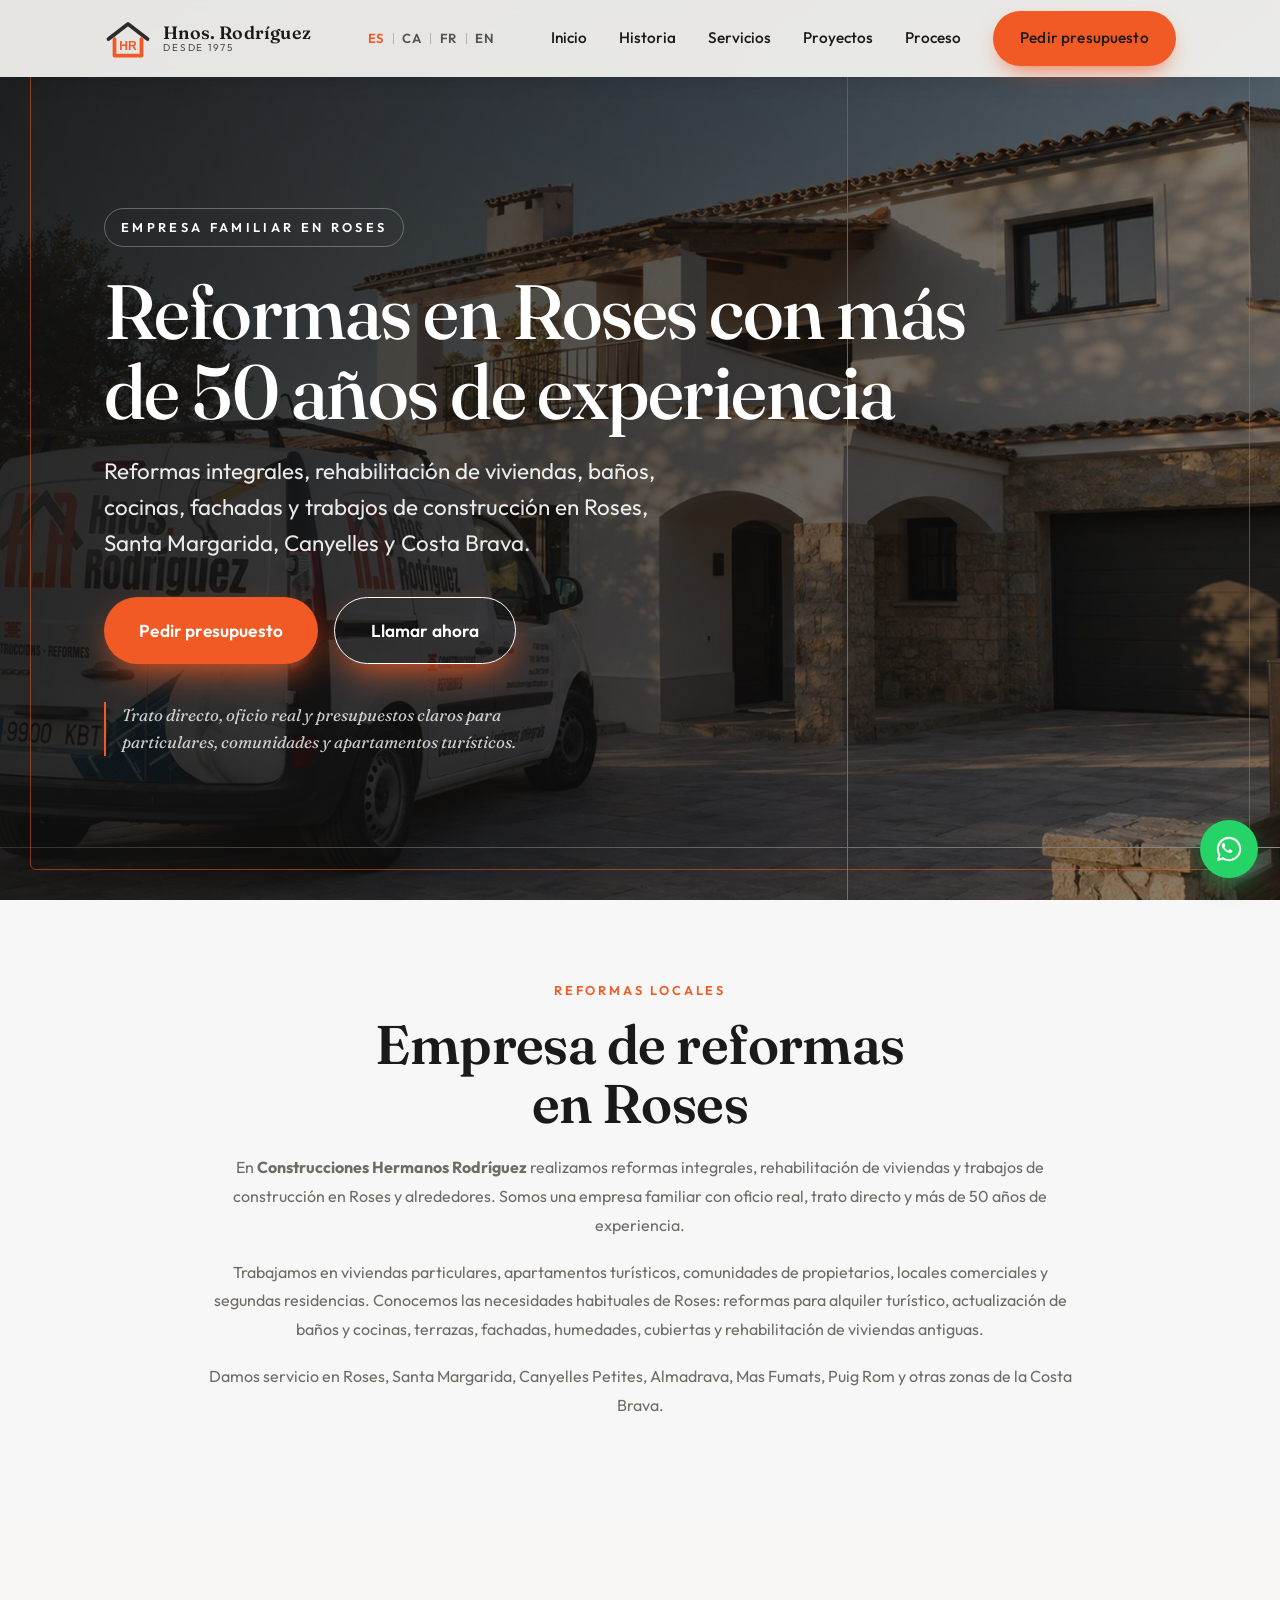
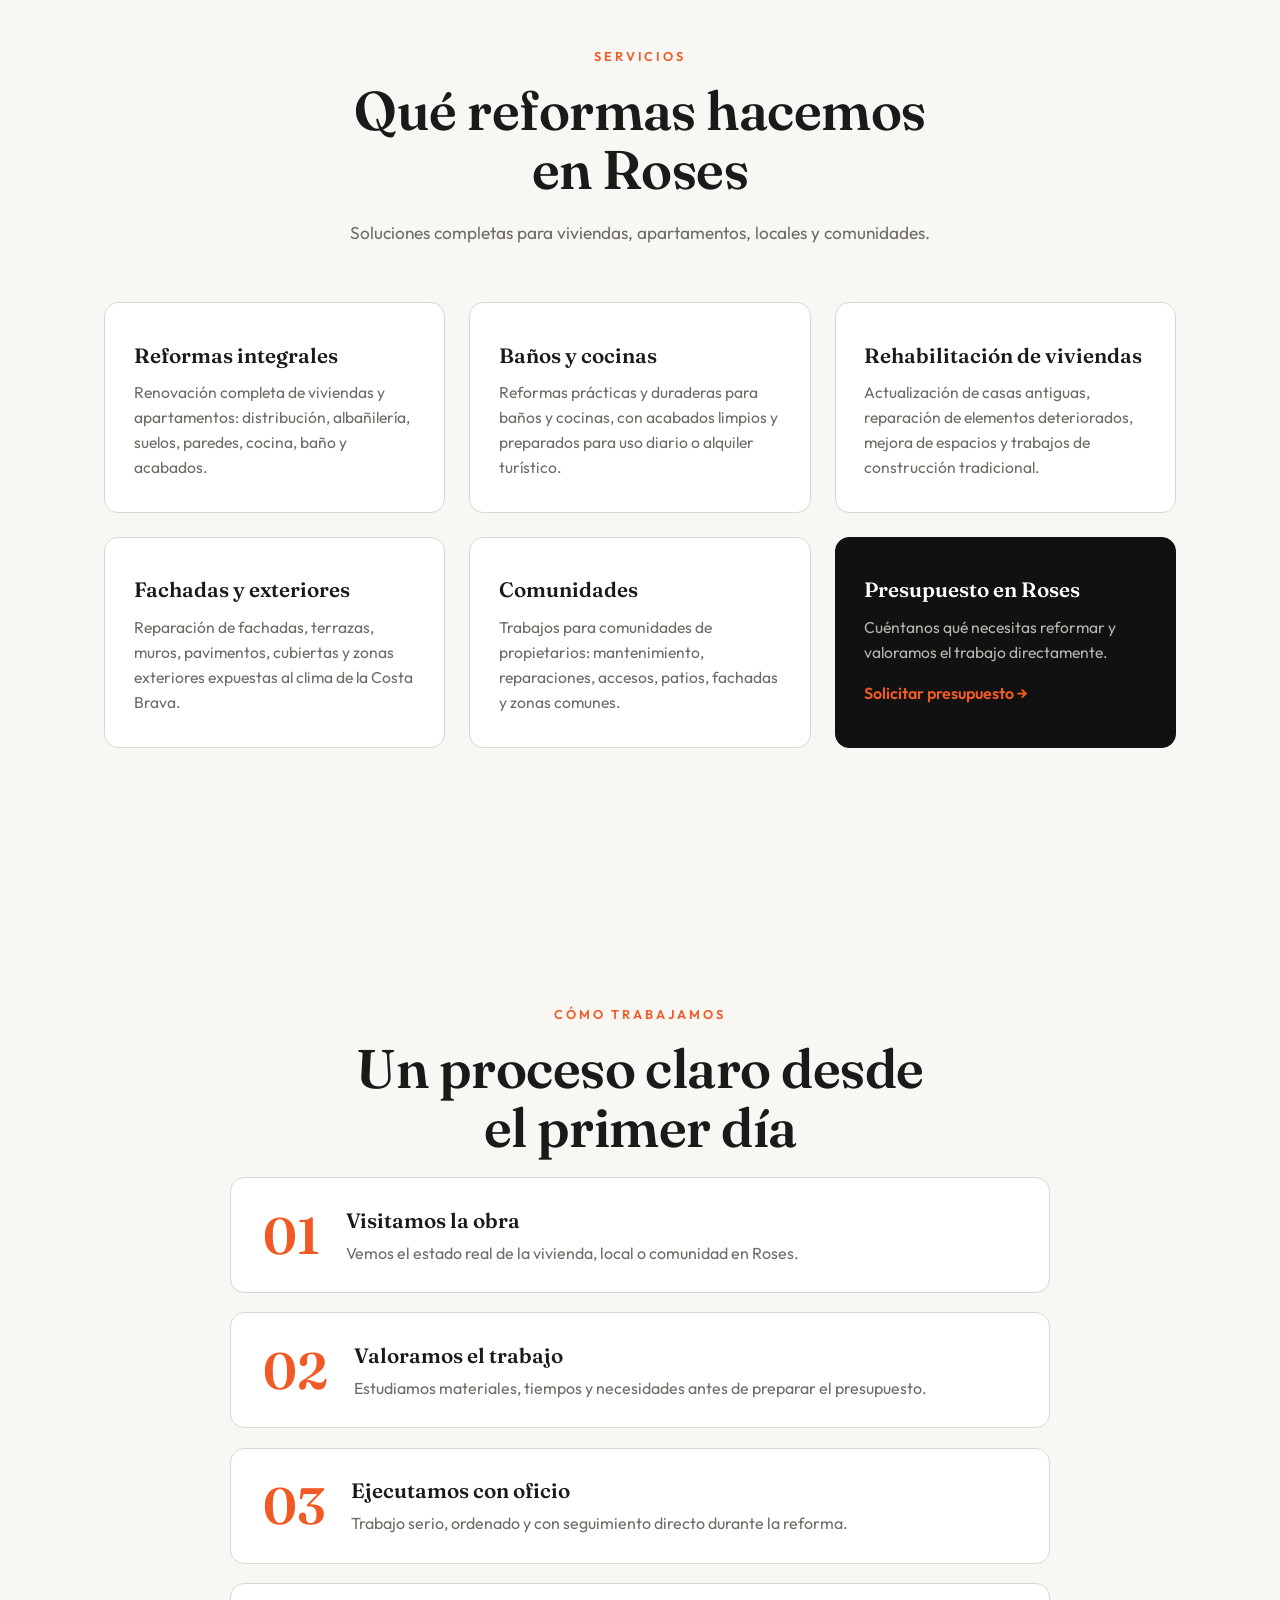
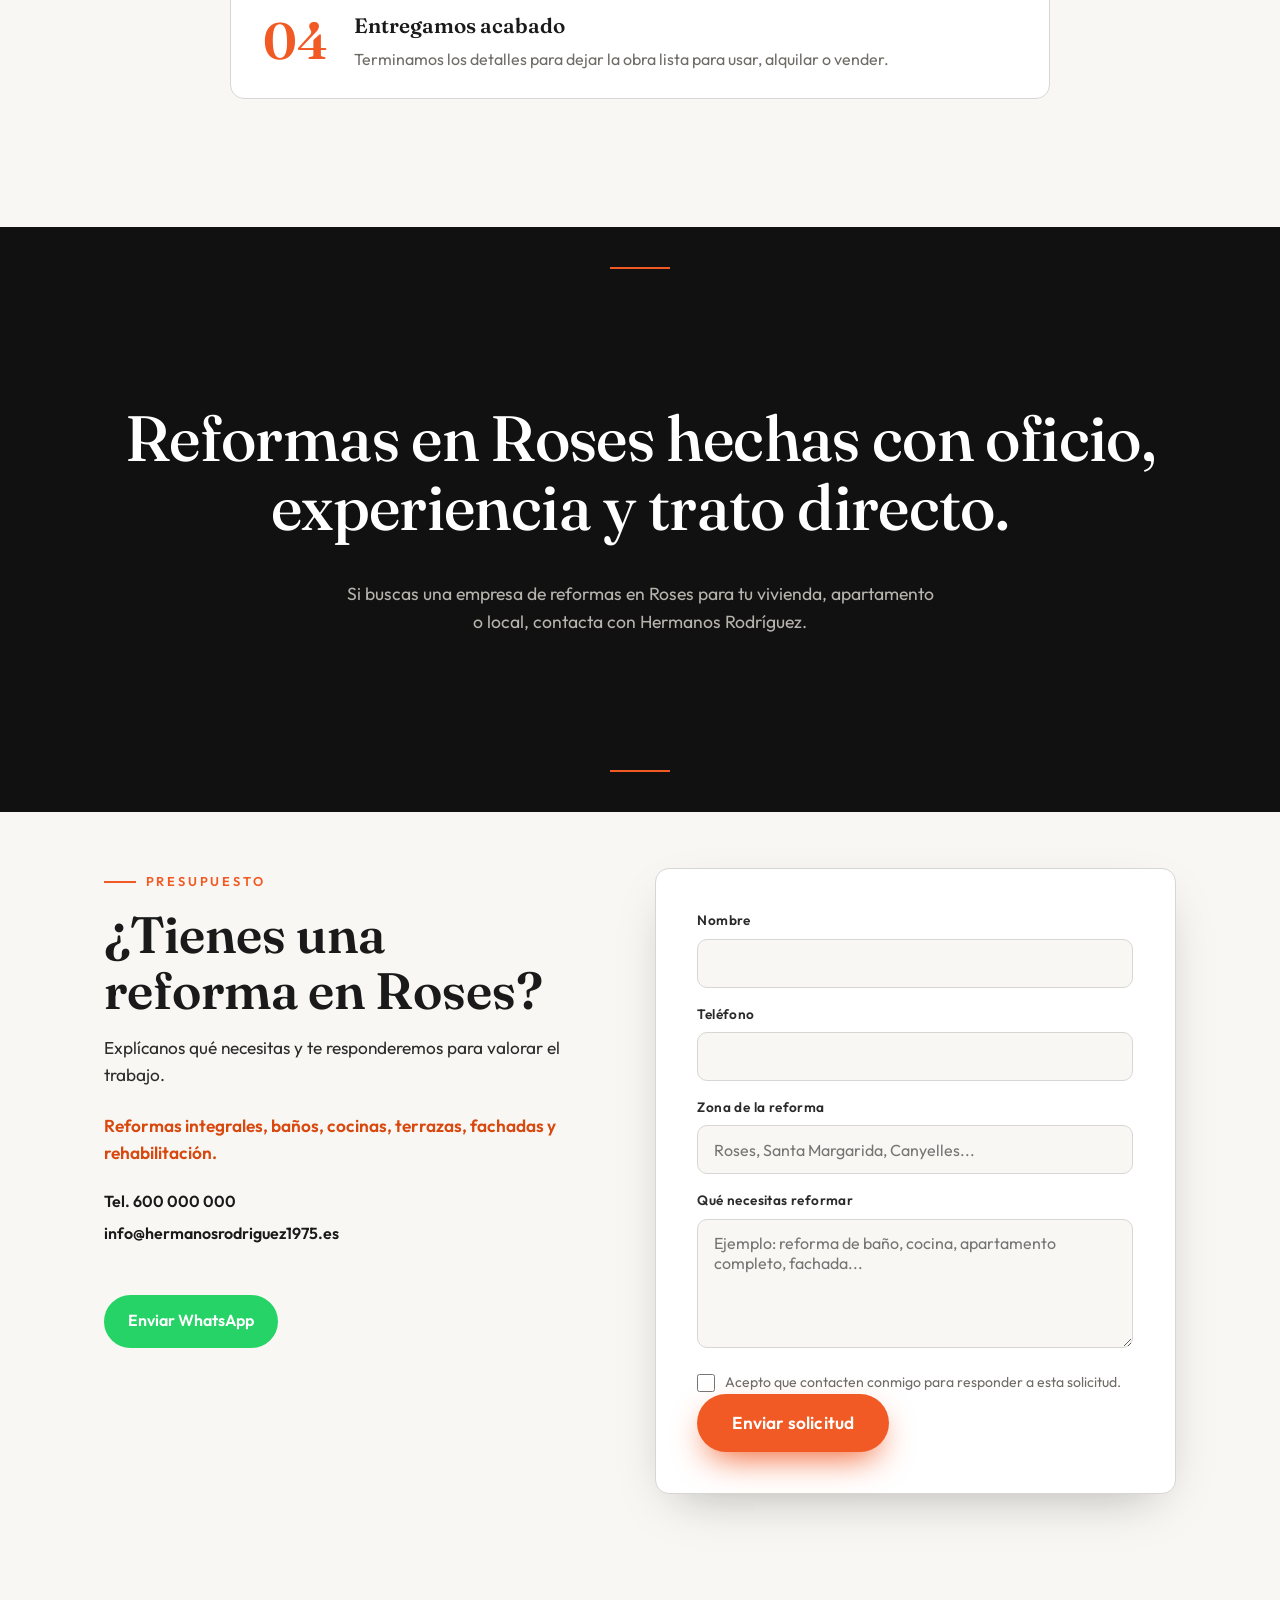
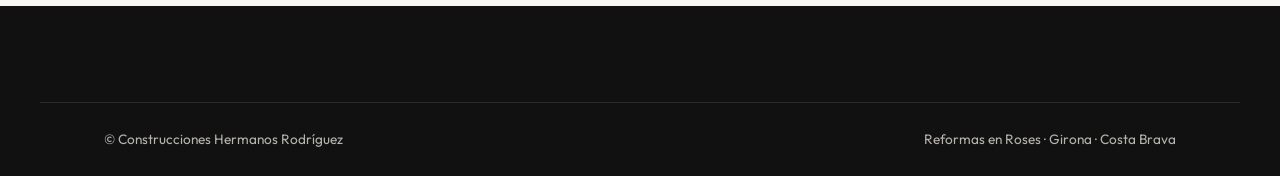
<file: reformas-roses/index.html>
<!DOCTYPE html>
<html lang="es">
<head>
  <meta charset="UTF-8">
  <meta name="viewport" content="width=device-width, initial-scale=1.0">

  <title>Reformas en Roses | Construcciones Hermanos Rodríguez</title>
  <meta name="description" content="Empresa de reformas en Roses con más de 50 años de experiencia. Reformas integrales, rehabilitación de viviendas, baños, cocinas, fachadas y construcción en Roses y Costa Brava. Presupuesto sin compromiso.">
  <meta name="robots" content="index, follow">
  <link rel="canonical" href="https://hermanosrodriguez1975.es/reformas-roses/">

  <meta property="og:title" content="Reformas en Roses | Construcciones Hermanos Rodríguez">
  <meta property="og:description" content="Empresa familiar de reformas en Roses. Reformas integrales, rehabilitación de viviendas, baños, cocinas y construcción en Roses y Costa Brava.">
  <meta property="og:type" content="website">
  <meta property="og:url" content="https://hermanosrodriguez1975.es/reformas-roses/">
  <meta property="og:image" content="https://hermanosrodriguez1975.es/images/hero.jpg">

  <link rel="preconnect" href="https://fonts.googleapis.com">
  <link rel="preconnect" href="https://fonts.gstatic.com" crossorigin>
  <link href="https://fonts.googleapis.com/css2?family=Fraunces:opsz,wght@9..144,500;9..144,600&family=Outfit:wght@400;500;600;700&display=swap" rel="stylesheet">
  <link rel="stylesheet" href="../style.css?v=3">

  <script type="application/ld+json">
  {
    "@context": "https://schema.org",
    "@type": "LocalBusiness",
    "name": "Construcciones Hermanos Rodríguez",
    "url": "https://hermanosrodriguez1975.es/reformas-roses/",
    "description": "Empresa familiar de reformas y construcción en Roses, Girona y Costa Brava, con más de 50 años de experiencia.",
    "areaServed": ["Roses", "Santa Margarida", "Canyelles Petites", "Almadrava", "Girona", "Costa Brava"],
    "address": {
      "@type": "PostalAddress",
      "addressLocality": "Roses",
      "addressRegion": "Girona",
      "addressCountry": "ES"
    },
    "makesOffer": [
      { "@type": "Offer", "itemOffered": { "@type": "Service", "name": "Reformas integrales en Roses" } },
      { "@type": "Offer", "itemOffered": { "@type": "Service", "name": "Rehabilitación de viviendas en Roses" } },
      { "@type": "Offer", "itemOffered": { "@type": "Service", "name": "Reformas de baños y cocinas en Roses" } }
    ]
  }
  </script>
</head>

<body>
  <nav class="nav is-scrolled" aria-label="Navegación principal">
    <div class="nav__inner">
      <a href="../" class="brand" aria-label="Construcciones Hermanos Rodríguez">
        <span class="brand__mark" aria-hidden="true">
          <svg width="48" height="42" viewBox="0 0 64 56" fill="none" xmlns="http://www.w3.org/2000/svg">
            <path class="brand__roof" d="M6 28L32 8L58 28" stroke="currentColor" stroke-width="5" stroke-linecap="round" stroke-linejoin="round"/>
            <path d="M14 28V50H50V28" stroke="#F15A24" stroke-width="5" stroke-linecap="round" stroke-linejoin="round"/>
            <text class="brand__hr" x="32" y="42" text-anchor="middle" font-family="Arial, sans-serif" font-size="16" font-weight="700" fill="#F15A24">HR</text>
          </svg>
        </span>
        <span class="brand__text">
          <strong>Hnos. Rodríguez</strong>
          <em>Desde 1975</em>
        </span>
      </a>

      <div class="lang" aria-label="Selector de idioma">
        <a class="lang__opt is-active" href="./">ES</a>
        <a class="lang__opt" href="./">CA</a>
        <a class="lang__opt" href="./">FR</a>
        <a class="lang__opt" href="./">EN</a>
      </div>

      <button class="nav__burger" aria-label="Abrir menú" aria-expanded="false">
        <span></span><span></span><span></span>
      </button>

      <div class="nav__links">
        <a href="../">Inicio</a>
        <a href="../#historia">Historia</a>
        <a href="../#servicios">Servicios</a>
        <a href="../#proyectos">Proyectos</a>
        <a href="../#proceso">Proceso</a>
        <a href="../#contacto" class="btn btn--solid nav__cta">Pedir presupuesto</a>
      </div>
    </div>
  </nav>

  <main>
    <section class="hero seo-hero">
      <div class="hero__media">
        <img src="../images/hero.jpg" alt="Reformas y construcción en Roses por Hermanos Rodríguez" onerror="this.style.display='none'">
      </div>
      <div class="hero__overlay"></div>
      <div class="hero__frame"></div>
      <div class="hero__content">
        <span class="hero__eyebrow">Empresa familiar en Roses</span>
        <h1 class="hero__title">Reformas en Roses con más de 50 años de experiencia</h1>
        <p class="hero__sub">Reformas integrales, rehabilitación de viviendas, baños, cocinas, fachadas y trabajos de construcción en Roses, Santa Margarida, Canyelles y Costa Brava.</p>
        <div class="hero__actions">
          <a href="../#contacto" class="btn btn--solid btn--lg">Pedir presupuesto</a>
          <a href="tel:+34600000000" class="btn btn--ghost btn--lg">Llamar ahora</a>
        </div>
        <p class="hero__note">Trato directo, oficio real y presupuestos claros para particulares, comunidades y apartamentos turísticos.</p>
      </div>
    </section>

    <section class="seo-local seo-page-content">
      <div class="container">
        <span class="kicker kicker--center">Reformas locales</span>
        <h2 class="section-title">Empresa de reformas en Roses</h2>
        <p>En <strong>Construcciones Hermanos Rodríguez</strong> realizamos reformas integrales, rehabilitación de viviendas y trabajos de construcción en Roses y alrededores. Somos una empresa familiar con oficio real, trato directo y más de 50 años de experiencia.</p>
        <p>Trabajamos en viviendas particulares, apartamentos turísticos, comunidades de propietarios, locales comerciales y segundas residencias. Conocemos las necesidades habituales de Roses: reformas para alquiler turístico, actualización de baños y cocinas, terrazas, fachadas, humedades, cubiertas y rehabilitación de viviendas antiguas.</p>
        <p>Damos servicio en Roses, Santa Margarida, Canyelles Petites, Almadrava, Mas Fumats, Puig Rom y otras zonas de la Costa Brava.</p>
      </div>
    </section>

    <section class="services">
      <div class="container">
        <span class="kicker kicker--center">Servicios</span>
        <h2 class="section-title">Qué reformas hacemos en Roses</h2>
        <p class="section-sub">Soluciones completas para viviendas, apartamentos, locales y comunidades.</p>

        <div class="services__grid">
          <article class="card">
            <h3>Reformas integrales</h3>
            <p>Renovación completa de viviendas y apartamentos: distribución, albañilería, suelos, paredes, cocina, baño y acabados.</p>
          </article>
          <article class="card">
            <h3>Baños y cocinas</h3>
            <p>Reformas prácticas y duraderas para baños y cocinas, con acabados limpios y preparados para uso diario o alquiler turístico.</p>
          </article>
          <article class="card">
            <h3>Rehabilitación de viviendas</h3>
            <p>Actualización de casas antiguas, reparación de elementos deteriorados, mejora de espacios y trabajos de construcción tradicional.</p>
          </article>
          <article class="card">
            <h3>Fachadas y exteriores</h3>
            <p>Reparación de fachadas, terrazas, muros, pavimentos, cubiertas y zonas exteriores expuestas al clima de la Costa Brava.</p>
          </article>
          <article class="card">
            <h3>Comunidades</h3>
            <p>Trabajos para comunidades de propietarios: mantenimiento, reparaciones, accesos, patios, fachadas y zonas comunes.</p>
          </article>
          <article class="card card--cta">
            <h3>Presupuesto en Roses</h3>
            <p>Cuéntanos qué necesitas reformar y valoramos el trabajo directamente.</p>
            <a class="card__link" href="../#contacto">Solicitar presupuesto →</a>
          </article>
        </div>
      </div>
    </section>

    <section class="process">
      <div class="container">
        <span class="kicker kicker--center">Cómo trabajamos</span>
        <h2 class="section-title">Un proceso claro desde el primer día</h2>
        <div class="process__list">
          <article class="step"><span class="step__num">01</span><div><h3>Visitamos la obra</h3><p>Vemos el estado real de la vivienda, local o comunidad en Roses.</p></div></article>
          <article class="step"><span class="step__num">02</span><div><h3>Valoramos el trabajo</h3><p>Estudiamos materiales, tiempos y necesidades antes de preparar el presupuesto.</p></div></article>
          <article class="step"><span class="step__num">03</span><div><h3>Ejecutamos con oficio</h3><p>Trabajo serio, ordenado y con seguimiento directo durante la reforma.</p></div></article>
          <article class="step"><span class="step__num">04</span><div><h3>Entregamos acabado</h3><p>Terminamos los detalles para dejar la obra lista para usar, alquilar o vender.</p></div></article>
        </div>
      </div>
    </section>

    <section class="manifesto">
      <div class="container">
        <p class="manifesto__big">Reformas en Roses hechas con oficio, experiencia y trato directo.</p>
        <p class="manifesto__foot">Si buscas una empresa de reformas en Roses para tu vivienda, apartamento o local, contacta con Hermanos Rodríguez.</p>
      </div>
    </section>

    <section class="quote" id="contacto-roses">
      <div class="container quote__grid">
        <div class="quote__intro">
          <span class="kicker">Presupuesto</span>
          <h2>¿Tienes una reforma en Roses?</h2>
          <p>Explícanos qué necesitas y te responderemos para valorar el trabajo.</p>
          <p class="quote__direct">Reformas integrales, baños, cocinas, terrazas, fachadas y rehabilitación.</p>
          <div class="quote__contacts">
            <a href="tel:+34600000000">Tel. 600 000 000</a>
            <a href="mailto:info@hermanosrodriguez1975.es">info@hermanosrodriguez1975.es</a>
          </div>
          <a class="wa-inline" href="https://wa.me/34600000000" target="_blank" rel="noopener">Enviar WhatsApp</a>
        </div>

        <form class="quote__form" action="https://api.web3forms.com/submit" method="POST">
          <input type="hidden" name="access_key" value="CAMBIAR_ACCESS_KEY">
          <input type="hidden" name="subject" value="Solicitud de presupuesto - Reformas en Roses">
          <label class="field"><span>Nombre</span><input type="text" name="nombre" required></label>
          <label class="field"><span>Teléfono</span><input type="tel" name="telefono" required></label>
          <label class="field"><span>Zona de la reforma</span><input type="text" name="zona" placeholder="Roses, Santa Margarida, Canyelles..." required></label>
          <label class="field"><span>Qué necesitas reformar</span><textarea name="mensaje" rows="5" placeholder="Ejemplo: reforma de baño, cocina, apartamento completo, fachada..." required></textarea></label>
          <label class="wizard__privacy"><input type="checkbox" required><span>Acepto que contacten conmigo para responder a esta solicitud.</span></label>
          <button class="btn btn--solid btn--lg" type="submit">Enviar solicitud</button>
        </form>
      </div>
    </section>
  </main>

  <footer class="footer">
    <div class="container footer__bottom">
      <span>© Construcciones Hermanos Rodríguez</span>
      <span>Reformas en Roses · Girona · Costa Brava</span>
    </div>
  </footer>

  <a class="wa-float" href="https://wa.me/34600000000" target="_blank" rel="noopener" aria-label="WhatsApp">
    <svg viewBox="0 0 32 32" aria-hidden="true"><path d="M19.11 17.24c-.28-.14-1.65-.82-1.9-.91-.26-.1-.44-.14-.63.14-.19.28-.72.91-.89 1.1-.16.19-.33.21-.61.07-.28-.14-1.18-.44-2.25-1.39-.83-.74-1.39-1.66-1.55-1.94-.16-.28-.02-.43.12-.57.13-.13.28-.33.42-.49.14-.16.19-.28.28-.47.09-.19.05-.35-.02-.49-.07-.14-.63-1.52-.86-2.08-.23-.55-.46-.47-.63-.48h-.54c-.19 0-.49.07-.75.35-.26.28-.98.96-.98 2.34s1 2.71 1.14 2.9c.14.19 1.97 3.01 4.77 4.22.67.29 1.19.46 1.6.59.67.21 1.28.18 1.76.11.54-.08 1.65-.67 1.88-1.32.23-.65.23-1.2.16-1.32-.07-.12-.26-.19-.54-.33z"/><path d="M16.02 3C8.85 3 3.02 8.83 3.02 16c0 2.29.6 4.53 1.74 6.5L3 29l6.66-1.72A12.93 12.93 0 0 0 16.02 29c7.17 0 13-5.83 13-13s-5.83-13-13-13zm0 23.8c-2.07 0-4.08-.58-5.83-1.68l-.42-.26-3.95 1.02 1.05-3.85-.27-.44A10.72 10.72 0 0 1 5.22 16c0-5.95 4.84-10.8 10.8-10.8s10.8 4.84 10.8 10.8-4.84 10.8-10.8 10.8z"/></svg>
  </a>

  <script>
    const nav = document.querySelector('.nav');
    const burger = document.querySelector('.nav__burger');
    const links = document.querySelectorAll('.nav__links a');

    burger?.addEventListener('click', () => {
      const open = nav.classList.toggle('is-open');
      burger.setAttribute('aria-expanded', open ? 'true' : 'false');
    });

    links.forEach(link => link.addEventListener('click', () => {
      nav.classList.remove('is-open');
      burger?.setAttribute('aria-expanded', 'false');
    }));
  </script>
</body>
</html>
</file>
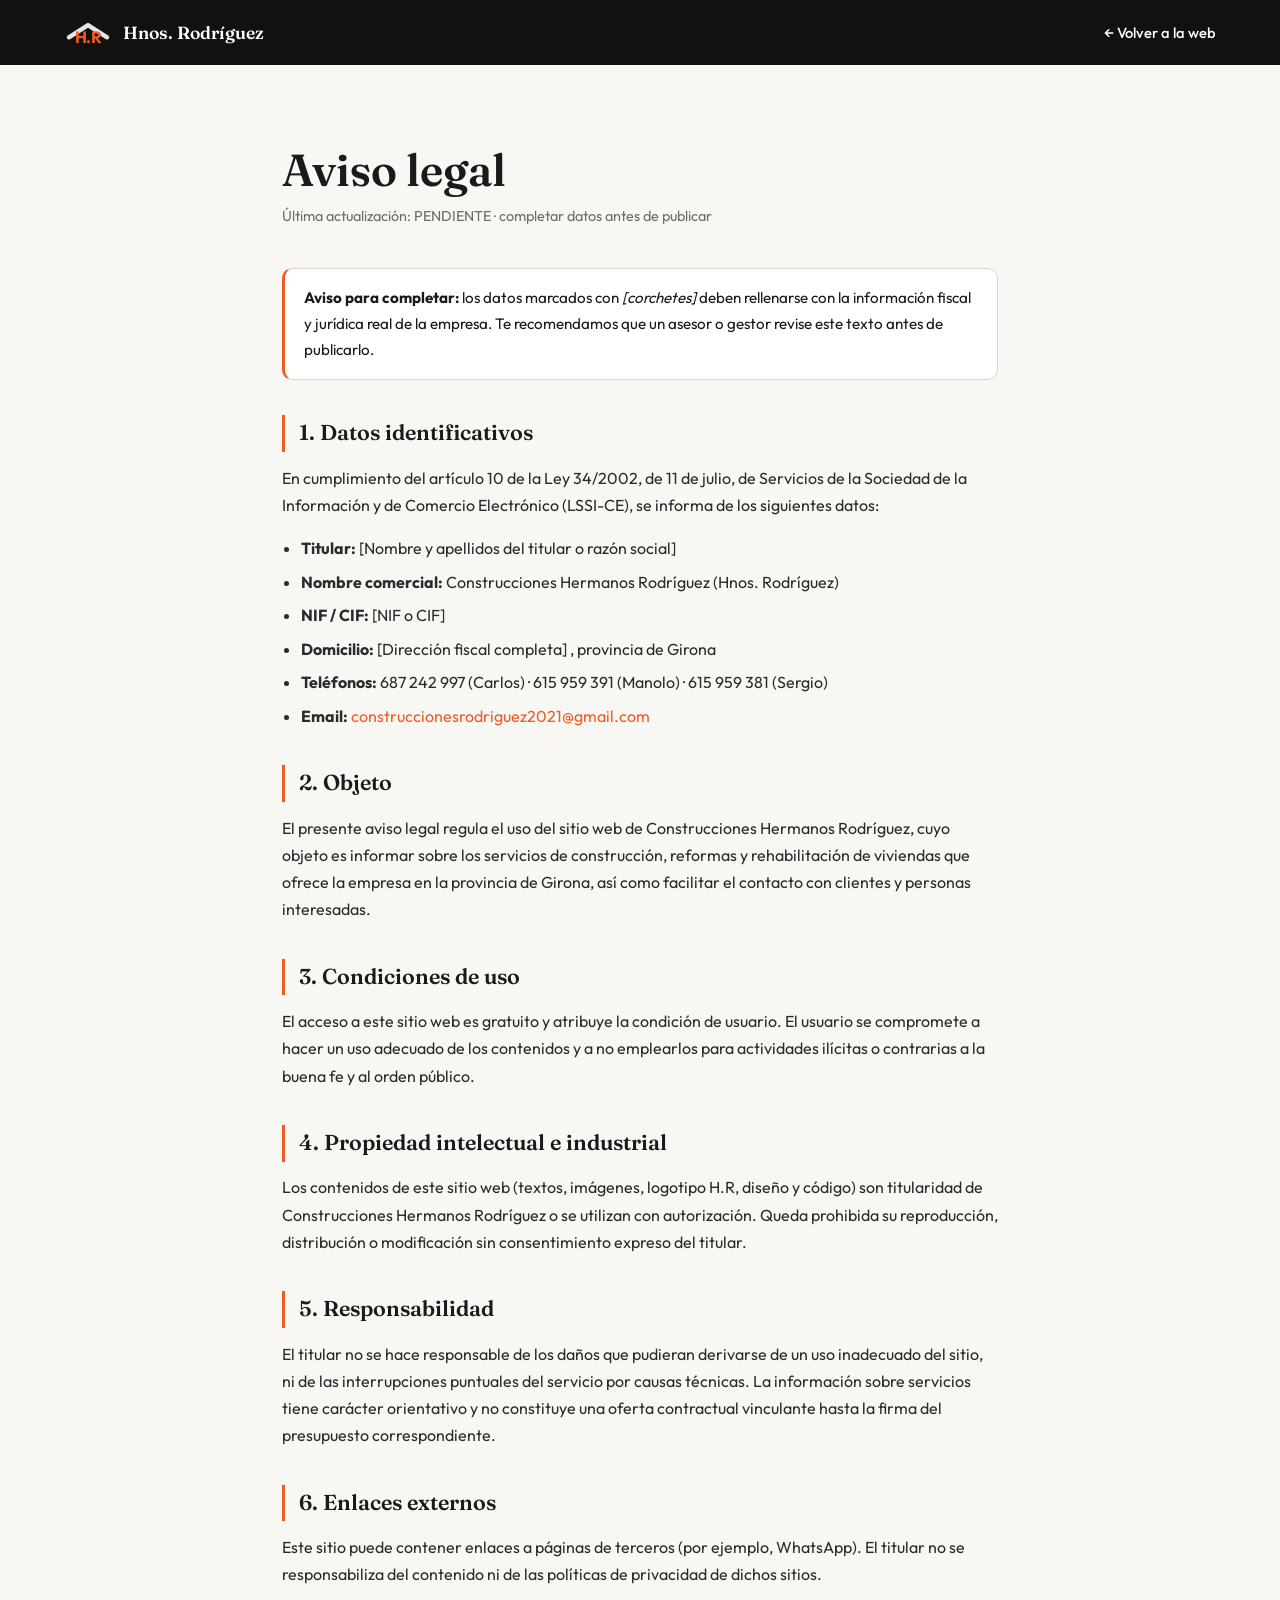
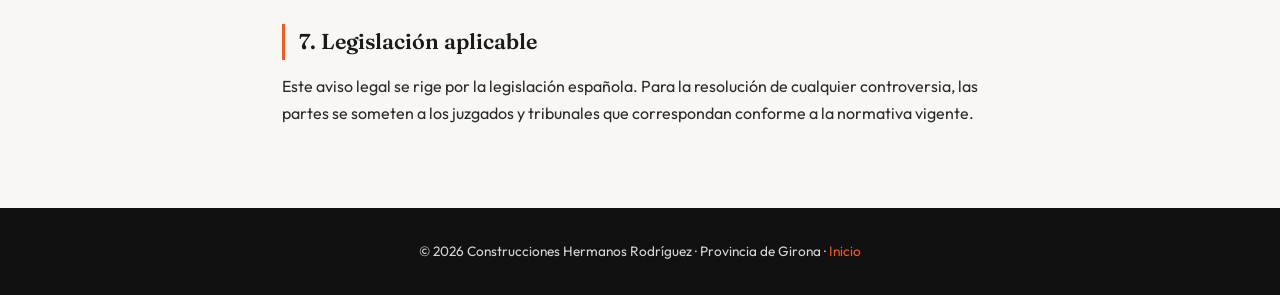
<file: aviso-legal.html>
<!DOCTYPE html>
<html lang="es">
<head>
  <meta charset="UTF-8" />
  <meta name="viewport" content="width=device-width, initial-scale=1.0" />
  <title>Aviso legal | Construcciones Hermanos Rodríguez</title>
  <meta name="description" content="Aviso legal de Construcciones Hermanos Rodríguez, empresa de construcción y reformas en la provincia de Girona." />
  <meta name="robots" content="noindex, follow" />
  <link rel="icon" type="image/svg+xml" href="data:image/svg+xml,%3Csvg xmlns='http://www.w3.org/2000/svg' viewBox='0 0 220 160'%3E%3Crect width='220' height='160' rx='28' fill='%23111111'/%3E%3Cpath d='M30 96 L110 44 L190 96' fill='none' stroke='%23E8E6E2' stroke-width='18' stroke-linejoin='round' stroke-linecap='round'/%3E%3Ctext x='110' y='118' text-anchor='middle' font-family='Arial Black,sans-serif' font-weight='900' font-size='62' fill='%23F15A24'%3EH.R%3C/text%3E%3C/svg%3E" />
  <link rel="preconnect" href="https://fonts.googleapis.com" />
  <link rel="preconnect" href="https://fonts.gstatic.com" crossorigin />
  <link href="https://fonts.googleapis.com/css2?family=Fraunces:opsz,wght@9..144,400;9..144,600&family=Outfit:wght@300;400;500;600&display=swap" rel="stylesheet" />
  <link rel="stylesheet" href="legal.css" />
</head>
<body>

  <header class="legal-head">
    <a class="brand" href="index.html" aria-label="Volver al inicio">
      <svg viewBox="0 0 220 120" width="48" height="26">
        <path d="M22 80 L110 24 L198 80" fill="none" stroke="#E8E6E2" stroke-width="20" stroke-linejoin="round" stroke-linecap="round"/>
        <text x="110" y="104" text-anchor="middle" font-family="Outfit, sans-serif" font-weight="700" font-size="76" letter-spacing="-2" fill="#F15A24">H.R</text>
      </svg>
      <strong>Hnos. Rodríguez</strong>
    </a>
    <a class="back" href="index.html">← Volver a la web</a>
  </header>

  <main class="legal-wrap">
    <h1>Aviso legal</h1>
    <p class="updated">Última actualización: PENDIENTE · completar datos antes de publicar</p>

    <div class="note">
      <strong>Aviso para completar:</strong> los datos marcados con <em>[corchetes]</em> deben rellenarse con la información fiscal y jurídica real de la empresa. Te recomendamos que un asesor o gestor revise este texto antes de publicarlo.
    </div>

    <h2>1. Datos identificativos</h2>
    <p>En cumplimiento del artículo 10 de la Ley 34/2002, de 11 de julio, de Servicios de la Sociedad de la Información y de Comercio Electrónico (LSSI-CE), se informa de los siguientes datos:</p>
    <ul>
      <li><strong>Titular:</strong> [Nombre y apellidos del titular o razón social] <!-- PENDIENTE COMPLETAR ANTES DE PUBLICAR --></li>
      <li><strong>Nombre comercial:</strong> Construcciones Hermanos Rodríguez (Hnos. Rodríguez)</li>
      <li><strong>NIF / CIF:</strong> [NIF o CIF] <!-- PENDIENTE COMPLETAR ANTES DE PUBLICAR --></li>
      <li><strong>Domicilio:</strong> [Dirección fiscal completa] <!-- PENDIENTE COMPLETAR ANTES DE PUBLICAR -->, provincia de Girona</li>
      <li><strong>Teléfonos:</strong> 687 242 997 (Carlos) · 615 959 391 (Manolo) · 615 959 381 (Sergio)</li>
      <li><strong>Email:</strong> <a href="mailto:construccionesrodriguez2021@gmail.com">construccionesrodriguez2021@gmail.com</a></li>
    </ul>

    <h2>2. Objeto</h2>
    <p>El presente aviso legal regula el uso del sitio web de Construcciones Hermanos Rodríguez, cuyo objeto es informar sobre los servicios de construcción, reformas y rehabilitación de viviendas que ofrece la empresa en la provincia de Girona, así como facilitar el contacto con clientes y personas interesadas.</p>

    <h2>3. Condiciones de uso</h2>
    <p>El acceso a este sitio web es gratuito y atribuye la condición de usuario. El usuario se compromete a hacer un uso adecuado de los contenidos y a no emplearlos para actividades ilícitas o contrarias a la buena fe y al orden público.</p>

    <h2>4. Propiedad intelectual e industrial</h2>
    <p>Los contenidos de este sitio web (textos, imágenes, logotipo H.R, diseño y código) son titularidad de Construcciones Hermanos Rodríguez o se utilizan con autorización. Queda prohibida su reproducción, distribución o modificación sin consentimiento expreso del titular.</p>

    <h2>5. Responsabilidad</h2>
    <p>El titular no se hace responsable de los daños que pudieran derivarse de un uso inadecuado del sitio, ni de las interrupciones puntuales del servicio por causas técnicas. La información sobre servicios tiene carácter orientativo y no constituye una oferta contractual vinculante hasta la firma del presupuesto correspondiente.</p>

    <h2>6. Enlaces externos</h2>
    <p>Este sitio puede contener enlaces a páginas de terceros (por ejemplo, WhatsApp). El titular no se responsabiliza del contenido ni de las políticas de privacidad de dichos sitios.</p>

    <h2>7. Legislación aplicable</h2>
    <p>Este aviso legal se rige por la legislación española. Para la resolución de cualquier controversia, las partes se someten a los juzgados y tribunales que correspondan conforme a la normativa vigente.</p>
  </main>

  <footer class="legal-foot">
    <p>© <span id="y"></span> Construcciones Hermanos Rodríguez · Provincia de Girona · <a href="index.html">Inicio</a></p>
  </footer>
  <script>document.getElementById('y').textContent=new Date().getFullYear();</script>
</body>
</html>
</file>
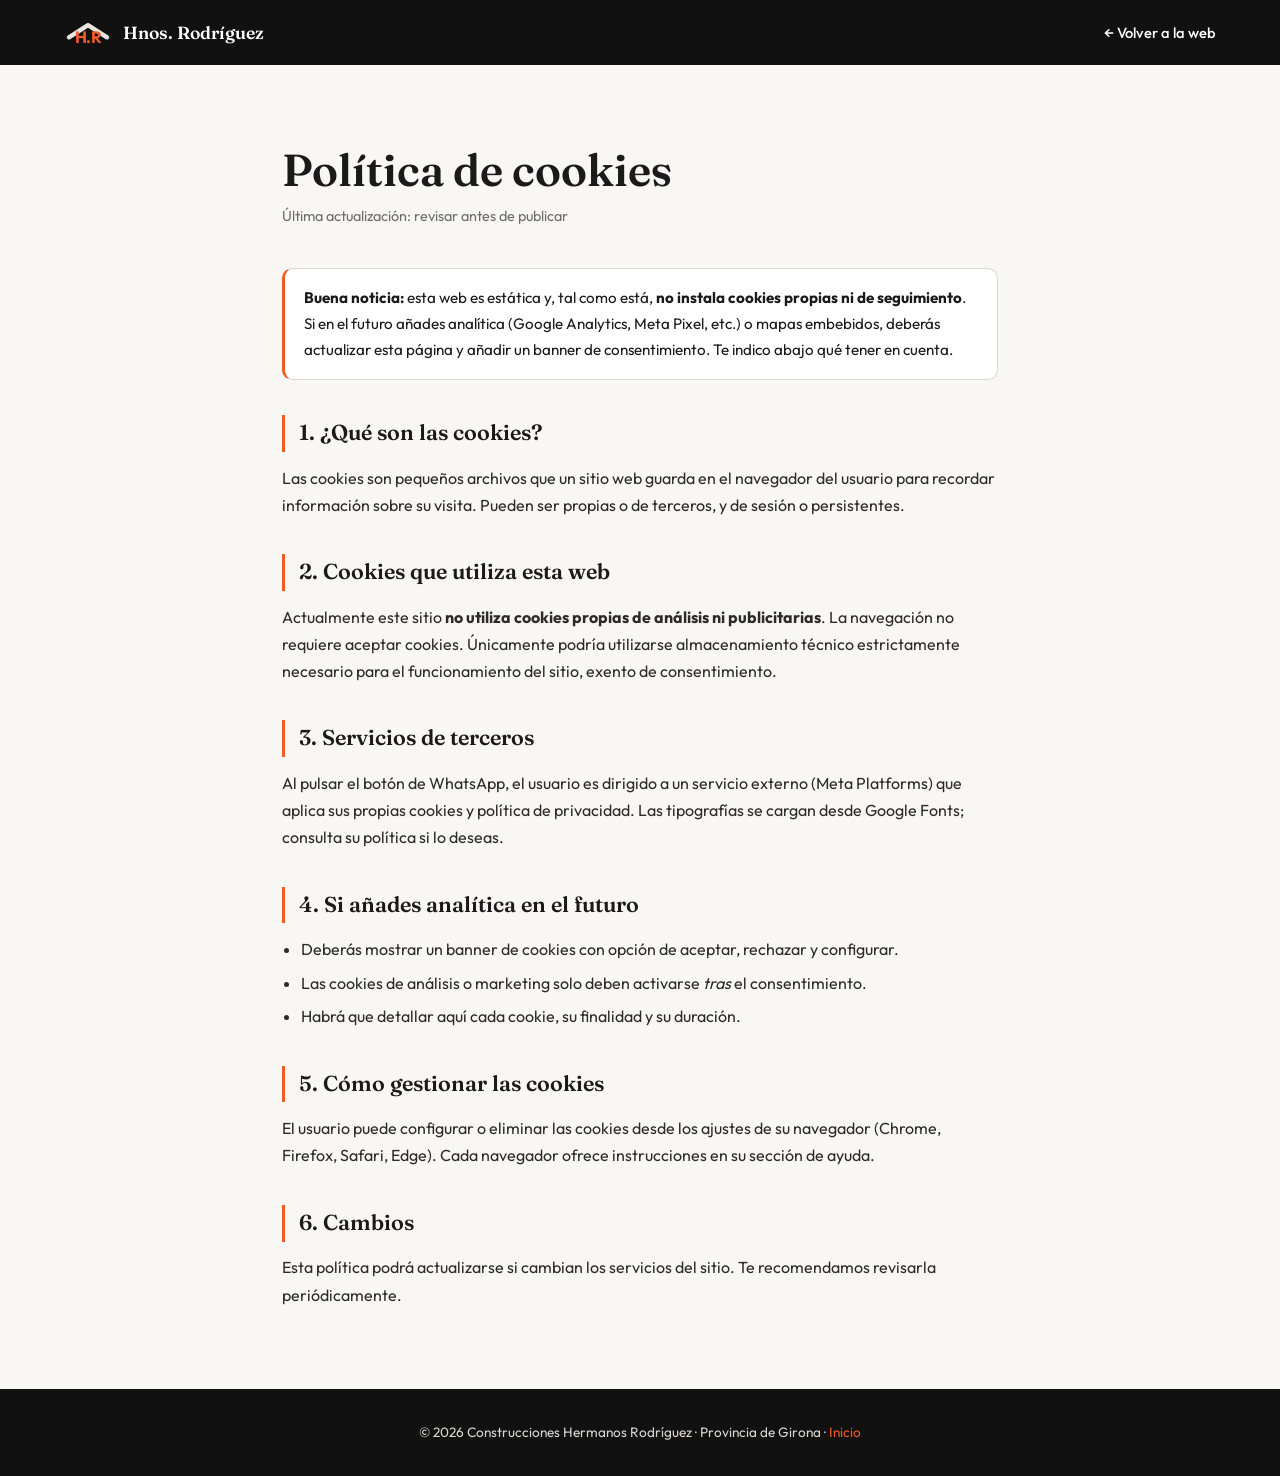
<file: cookies.html>
<!DOCTYPE html>
<html lang="es">
<head>
  <meta charset="UTF-8" />
  <meta name="viewport" content="width=device-width, initial-scale=1.0" />
  <title>Política de cookies | Construcciones Hermanos Rodríguez</title>
  <meta name="description" content="Política de cookies del sitio web de Construcciones Hermanos Rodríguez." />
  <meta name="robots" content="noindex, follow" />
  <link rel="icon" type="image/svg+xml" href="data:image/svg+xml,%3Csvg xmlns='http://www.w3.org/2000/svg' viewBox='0 0 220 160'%3E%3Crect width='220' height='160' rx='28' fill='%23111111'/%3E%3Cpath d='M30 96 L110 44 L190 96' fill='none' stroke='%23E8E6E2' stroke-width='18' stroke-linejoin='round' stroke-linecap='round'/%3E%3Ctext x='110' y='118' text-anchor='middle' font-family='Arial Black,sans-serif' font-weight='900' font-size='62' fill='%23F15A24'%3EH.R%3C/text%3E%3C/svg%3E" />
  <link rel="preconnect" href="https://fonts.googleapis.com" />
  <link rel="preconnect" href="https://fonts.gstatic.com" crossorigin />
  <link href="https://fonts.googleapis.com/css2?family=Fraunces:opsz,wght@9..144,400;9..144,600&family=Outfit:wght@300;400;500;600&display=swap" rel="stylesheet" />
  <link rel="stylesheet" href="legal.css" />
</head>
<body>

  <header class="legal-head">
    <a class="brand" href="index.html" aria-label="Volver al inicio">
      <svg viewBox="0 0 220 120" width="48" height="26">
        <path d="M22 80 L110 24 L198 80" fill="none" stroke="#E8E6E2" stroke-width="20" stroke-linejoin="round" stroke-linecap="round"/>
        <text x="110" y="104" text-anchor="middle" font-family="Outfit, sans-serif" font-weight="700" font-size="76" letter-spacing="-2" fill="#F15A24">H.R</text>
      </svg>
      <strong>Hnos. Rodríguez</strong>
    </a>
    <a class="back" href="index.html">← Volver a la web</a>
  </header>

  <main class="legal-wrap">
    <h1>Política de cookies</h1>
    <p class="updated">Última actualización: revisar antes de publicar</p>

    <div class="note">
      <strong>Buena noticia:</strong> esta web es estática y, tal como está, <strong>no instala cookies propias ni de seguimiento</strong>. Si en el futuro añades analítica (Google Analytics, Meta Pixel, etc.) o mapas embebidos, deberás actualizar esta página y añadir un banner de consentimiento. Te indico abajo qué tener en cuenta.
    </div>

    <h2>1. ¿Qué son las cookies?</h2>
    <p>Las cookies son pequeños archivos que un sitio web guarda en el navegador del usuario para recordar información sobre su visita. Pueden ser propias o de terceros, y de sesión o persistentes.</p>

    <h2>2. Cookies que utiliza esta web</h2>
    <p>Actualmente este sitio <strong>no utiliza cookies propias de análisis ni publicitarias</strong>. La navegación no requiere aceptar cookies. Únicamente podría utilizarse almacenamiento técnico estrictamente necesario para el funcionamiento del sitio, exento de consentimiento.</p>

    <h2>3. Servicios de terceros</h2>
    <p>Al pulsar el botón de WhatsApp, el usuario es dirigido a un servicio externo (Meta Platforms) que aplica sus propias cookies y política de privacidad. Las tipografías se cargan desde Google Fonts; consulta su política si lo deseas.</p>

    <h2>4. Si añades analítica en el futuro</h2>
    <ul>
      <li>Deberás mostrar un banner de cookies con opción de aceptar, rechazar y configurar.</li>
      <li>Las cookies de análisis o marketing solo deben activarse <em>tras</em> el consentimiento.</li>
      <li>Habrá que detallar aquí cada cookie, su finalidad y su duración.</li>
    </ul>

    <h2>5. Cómo gestionar las cookies</h2>
    <p>El usuario puede configurar o eliminar las cookies desde los ajustes de su navegador (Chrome, Firefox, Safari, Edge). Cada navegador ofrece instrucciones en su sección de ayuda.</p>

    <h2>6. Cambios</h2>
    <p>Esta política podrá actualizarse si cambian los servicios del sitio. Te recomendamos revisarla periódicamente.</p>
  </main>

  <footer class="legal-foot">
    <p>© <span id="y"></span> Construcciones Hermanos Rodríguez · Provincia de Girona · <a href="index.html">Inicio</a></p>
  </footer>
  <script>document.getElementById('y').textContent=new Date().getFullYear();</script>
</body>
</html>
</file>
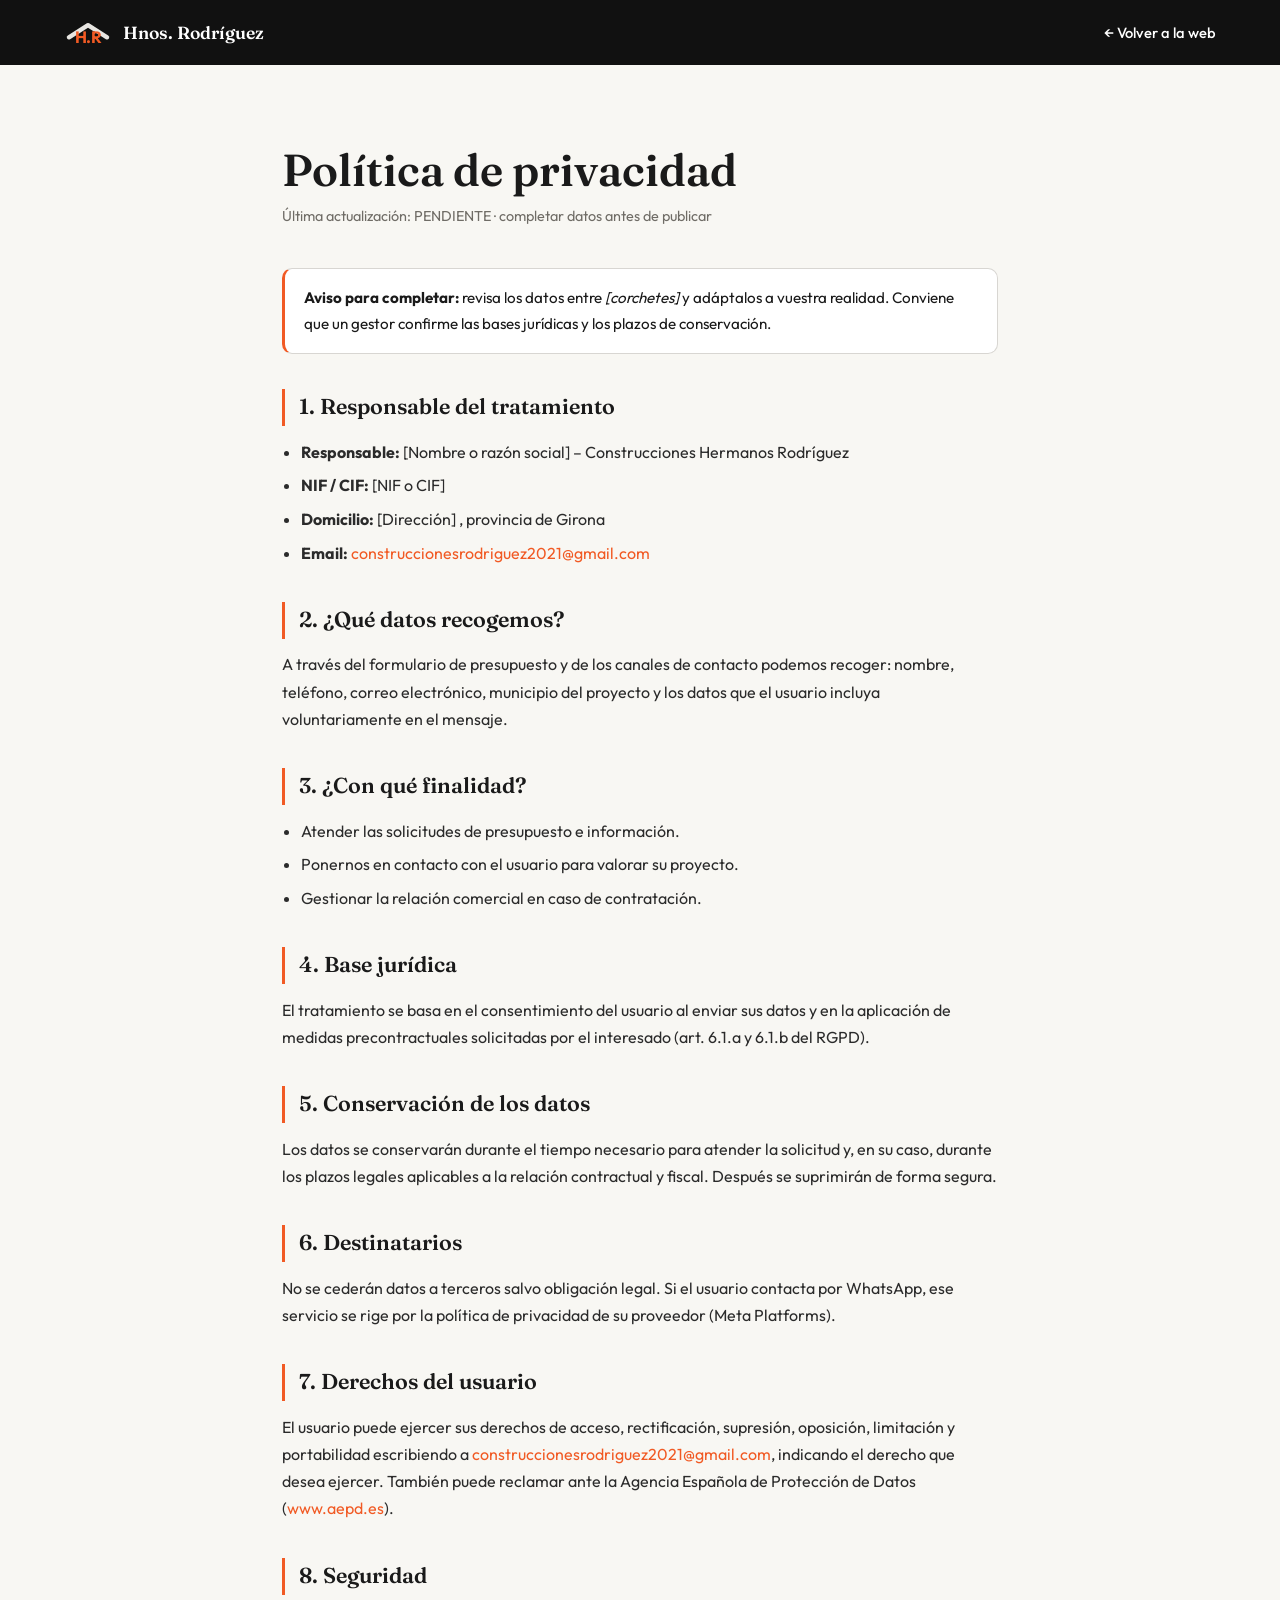
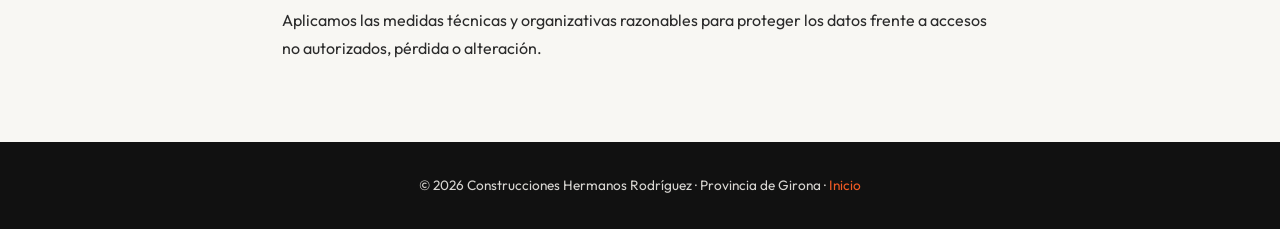
<file: privacidad.html>
<!DOCTYPE html>
<html lang="es">
<head>
  <meta charset="UTF-8" />
  <meta name="viewport" content="width=device-width, initial-scale=1.0" />
  <title>Política de privacidad | Construcciones Hermanos Rodríguez</title>
  <meta name="description" content="Política de privacidad y protección de datos de Construcciones Hermanos Rodríguez." />
  <meta name="robots" content="noindex, follow" />
  <link rel="icon" type="image/svg+xml" href="data:image/svg+xml,%3Csvg xmlns='http://www.w3.org/2000/svg' viewBox='0 0 220 160'%3E%3Crect width='220' height='160' rx='28' fill='%23111111'/%3E%3Cpath d='M30 96 L110 44 L190 96' fill='none' stroke='%23E8E6E2' stroke-width='18' stroke-linejoin='round' stroke-linecap='round'/%3E%3Ctext x='110' y='118' text-anchor='middle' font-family='Arial Black,sans-serif' font-weight='900' font-size='62' fill='%23F15A24'%3EH.R%3C/text%3E%3C/svg%3E" />
  <link rel="preconnect" href="https://fonts.googleapis.com" />
  <link rel="preconnect" href="https://fonts.gstatic.com" crossorigin />
  <link href="https://fonts.googleapis.com/css2?family=Fraunces:opsz,wght@9..144,400;9..144,600&family=Outfit:wght@300;400;500;600&display=swap" rel="stylesheet" />
  <link rel="stylesheet" href="legal.css" />
</head>
<body>

  <header class="legal-head">
    <a class="brand" href="index.html" aria-label="Volver al inicio">
      <svg viewBox="0 0 220 120" width="48" height="26">
        <path d="M22 80 L110 24 L198 80" fill="none" stroke="#E8E6E2" stroke-width="20" stroke-linejoin="round" stroke-linecap="round"/>
        <text x="110" y="104" text-anchor="middle" font-family="Outfit, sans-serif" font-weight="700" font-size="76" letter-spacing="-2" fill="#F15A24">H.R</text>
      </svg>
      <strong>Hnos. Rodríguez</strong>
    </a>
    <a class="back" href="index.html">← Volver a la web</a>
  </header>

  <main class="legal-wrap">
    <h1>Política de privacidad</h1>
    <p class="updated">Última actualización: PENDIENTE · completar datos antes de publicar</p>

    <div class="note">
      <strong>Aviso para completar:</strong> revisa los datos entre <em>[corchetes]</em> y adáptalos a vuestra realidad. Conviene que un gestor confirme las bases jurídicas y los plazos de conservación.
    </div>

    <h2>1. Responsable del tratamiento</h2>
    <ul>
      <li><strong>Responsable:</strong> [Nombre o razón social] <!-- PENDIENTE COMPLETAR ANTES DE PUBLICAR --> – Construcciones Hermanos Rodríguez</li>
      <li><strong>NIF / CIF:</strong> [NIF o CIF] <!-- PENDIENTE COMPLETAR ANTES DE PUBLICAR --></li>
      <li><strong>Domicilio:</strong> [Dirección] <!-- PENDIENTE COMPLETAR ANTES DE PUBLICAR -->, provincia de Girona</li>
      <li><strong>Email:</strong> <a href="mailto:construccionesrodriguez2021@gmail.com">construccionesrodriguez2021@gmail.com</a></li>
    </ul>

    <h2>2. ¿Qué datos recogemos?</h2>
    <p>A través del formulario de presupuesto y de los canales de contacto podemos recoger: nombre, teléfono, correo electrónico, municipio del proyecto y los datos que el usuario incluya voluntariamente en el mensaje.</p>

    <h2>3. ¿Con qué finalidad?</h2>
    <ul>
      <li>Atender las solicitudes de presupuesto e información.</li>
      <li>Ponernos en contacto con el usuario para valorar su proyecto.</li>
      <li>Gestionar la relación comercial en caso de contratación.</li>
    </ul>

    <h2>4. Base jurídica</h2>
    <p>El tratamiento se basa en el consentimiento del usuario al enviar sus datos y en la aplicación de medidas precontractuales solicitadas por el interesado (art. 6.1.a y 6.1.b del RGPD).</p>

    <h2>5. Conservación de los datos</h2>
    <p>Los datos se conservarán durante el tiempo necesario para atender la solicitud y, en su caso, durante los plazos legales aplicables a la relación contractual y fiscal. Después se suprimirán de forma segura.</p>

    <h2>6. Destinatarios</h2>
    <p>No se cederán datos a terceros salvo obligación legal. Si el usuario contacta por WhatsApp, ese servicio se rige por la política de privacidad de su proveedor (Meta Platforms).</p>

    <h2>7. Derechos del usuario</h2>
    <p>El usuario puede ejercer sus derechos de acceso, rectificación, supresión, oposición, limitación y portabilidad escribiendo a <a href="mailto:construccionesrodriguez2021@gmail.com">construccionesrodriguez2021@gmail.com</a>, indicando el derecho que desea ejercer. También puede reclamar ante la Agencia Española de Protección de Datos (<a href="https://www.aepd.es" target="_blank" rel="noopener">www.aepd.es</a>).</p>

    <h2>8. Seguridad</h2>
    <p>Aplicamos las medidas técnicas y organizativas razonables para proteger los datos frente a accesos no autorizados, pérdida o alteración.</p>
  </main>

  <footer class="legal-foot">
    <p>© <span id="y"></span> Construcciones Hermanos Rodríguez · Provincia de Girona · <a href="index.html">Inicio</a></p>
  </footer>
  <script>document.getElementById('y').textContent=new Date().getFullYear();</script>
</body>
</html>
</file>
<file: style.css>
/* =====================================================================
   CONSTRUCCIONES HERMANOS RODRÍGUEZ · style.css
   Paleta: negro profundo, gris carbón, naranja corporativo, blanco roto
   Tipografías: Fraunces (display) + Outfit (texto)
   ===================================================================== */

/* ---------- Variables ---------- */
:root {
  --black:      #111111;
  --carbon:     #2B2B2B;
  --orange:     #F15A24;
  --orange-dk:  #d8480f;
  --offwhite:   #F8F7F3;
  --stone:      #D8D6D2;
  --stone-dk:   #b7b4ae;
  --ink:        #1a1a1a;
  --muted:      #6f6c66;

  --serif: "Fraunces", Georgia, "Times New Roman", serif;
  --sans:  "Outfit", system-ui, sans-serif;

  --maxw: 1200px;
  --pad: clamp(1.2rem, 5vw, 4rem);
  --radius: 14px;
  --ease: cubic-bezier(.22, 1, .36, 1);
  --shadow: 0 18px 50px -22px rgba(17,17,17,.35);
}

/* ---------- Reset ---------- */
*, *::before, *::after { box-sizing: border-box; margin: 0; padding: 0; }
html { scroll-behavior: smooth; -webkit-text-size-adjust: 100%; }
body {
  font-family: var(--sans);
  color: var(--ink);
  background: var(--offwhite);
  line-height: 1.6;
  overflow-x: hidden;
  font-weight: 400;
}
img { display: block; max-width: 100%; height: auto; }
a { color: inherit; text-decoration: none; }
button { font-family: inherit; cursor: pointer; border: none; background: none; }
ol, ul { list-style: none; }

::selection { background: var(--orange); color: #fff; }

/* ---------- Layout helpers ---------- */
.container { width: 100%; max-width: var(--maxw); margin-inline: auto; padding-inline: var(--pad); }
.accent { color: var(--orange); }

.kicker {
  display: inline-block;
  font-size: .8rem; letter-spacing: .22em; text-transform: uppercase;
  font-weight: 600; color: var(--orange);
  margin-bottom: 1rem; position: relative; padding-left: 2.6rem;
}
.kicker::before {
  content: ""; position: absolute; left: 0; top: 50%;
  width: 2rem; height: 2px; background: var(--orange);
}
.kicker--center { display: block; text-align: center; padding-left: 0; }
.kicker--center::before { display: none; }

.section-title {
  font-family: var(--serif);
  font-weight: 600;
  font-size: clamp(2rem, 5vw, 3.4rem);
  line-height: 1.08;
  text-align: center;
  letter-spacing: -.01em;
  max-width: 16ch; margin: 0 auto 1.2rem;
}
.section-sub {
  text-align: center; max-width: 56ch; margin: 0 auto 3.5rem;
  color: var(--muted); font-size: 1.08rem;
}

/* ---------- Buttons ---------- */
.btn {
  display: inline-flex; align-items: center; justify-content: center;
  gap: .5rem; padding: .95rem 1.7rem; border-radius: 50px;
  font-weight: 600; font-size: .98rem; letter-spacing: .01em;
  transition: transform .35s var(--ease), background .3s, color .3s, box-shadow .3s;
  white-space: nowrap;
}
.btn--solid { background: var(--orange); color: #fff; box-shadow: 0 10px 24px -10px var(--orange); }
.btn--solid:hover { background: var(--orange-dk); transform: translateY(-2px); }
.btn--lg { padding: 1.15rem 2.2rem; font-size: 1.08rem; box-shadow: 0 14px 34px -10px var(--orange); }
.btn--ghost { background: transparent; color: currentColor; border: 1.5px solid currentColor; }
.btn--ghost:hover { background: rgba(255,255,255,.12); transform: translateY(-2px); }

/* =====================================================================
   NAVBAR
   ===================================================================== */
.nav {
  position: fixed; inset: 0 0 auto 0; z-index: 100;
  transition: background .4s var(--ease), box-shadow .4s, padding .4s;
  padding: 1.2rem 0;
}
.nav__inner {
  max-width: var(--maxw); margin-inline: auto; padding-inline: var(--pad);
  display: flex; align-items: center; justify-content: space-between; gap: 1rem;
}
.brand { display: flex; align-items: center; gap: .7rem; color: #fff; transition: color .4s; }
.brand__mark { display: grid; place-items: center; }
.brand__roof { color: #fff; transition: color .4s; }
.nav.is-scrolled .brand__roof { color: var(--carbon); }

/* ---- Animación de entrada del logo (solo cuando body.intro está activo) ---- */
body.intro .brand__roof {
  stroke-dasharray: 230;        /* longitud aproximada del trazo del tejado */
  stroke-dashoffset: 230;
  animation: roofDraw .55s var(--ease) .1s forwards;
}
body.intro .brand__hr {
  opacity: 0;
  animation: hrFade .4s ease .5s forwards;
}
@keyframes roofDraw { to { stroke-dashoffset: 0; } }
@keyframes hrFade { from { opacity: 0; } to { opacity: 1; } }
.brand__text { display: flex; flex-direction: column; line-height: 1.05; }
.brand__text strong { font-family: var(--serif); font-size: 1.12rem; font-weight: 600; letter-spacing: .01em; }
.brand__text em { font-style: normal; font-size: .62rem; letter-spacing: .18em; text-transform: uppercase; opacity: .75; }

.nav__links { display: flex; align-items: center; gap: 2rem; }
.nav__links > a { color: #fff; font-weight: 500; font-size: .96rem; position: relative; transition: color .3s; }
.nav__links > a:not(.nav__cta)::after {
  content: ""; position: absolute; left: 0; bottom: -6px; height: 2px; width: 0;
  background: var(--orange); transition: width .3s var(--ease);
}
.nav__links > a:not(.nav__cta):hover::after { width: 100%; }
.nav__cta { color: #fff; }

/* Estado "scrolled": navbar sólido blanco */
.nav.is-scrolled {
  background: rgba(248,247,243,.92);
  backdrop-filter: blur(12px);
  box-shadow: 0 6px 30px -18px rgba(0,0,0,.4);
  padding: .7rem 0;
}
.nav.is-scrolled .brand,
.nav.is-scrolled .nav__links > a { color: var(--ink); }
.nav.is-scrolled .nav__cta { color: #fff; }

/* Hamburguesa */
.nav__burger { display: none; width: 44px; height: 44px; position: relative; z-index: 110; }
.nav__burger span {
  display: block; width: 26px; height: 2px; background: #fff; margin: 5px auto;
  transition: transform .35s var(--ease), opacity .25s, background .4s;
}
.nav.is-scrolled .nav__burger span { background: var(--ink); }
.nav.is-open .nav__burger span { background: #fff; }
.nav.is-open .nav__burger span:nth-child(1) { transform: translateY(7px) rotate(45deg); }
.nav.is-open .nav__burger span:nth-child(2) { opacity: 0; }
.nav.is-open .nav__burger span:nth-child(3) { transform: translateY(-7px) rotate(-45deg); }

/* =====================================================================
   HERO
   ===================================================================== */
.hero { position: relative; min-height: 100svh; display: flex; align-items: center; color: #fff; overflow: hidden; }
.hero__media { position: absolute; inset: 0; z-index: -2; }
.hero__media img { width: 100%; height: 100%; object-fit: cover; animation: heroZoom 16s ease-out forwards; }
@keyframes heroZoom { from { transform: scale(1.12); } to { transform: scale(1); } }
.hero__overlay {
  position: absolute; inset: 0; z-index: -1;
  background: linear-gradient(105deg, rgba(17,17,17,.92) 0%, rgba(17,17,17,.72) 45%, rgba(17,17,17,.45) 100%);
}
.hero__frame {
  position: absolute; inset: clamp(14px, 2.4vw, 30px); z-index: 1;
  border: 1.5px solid rgba(241,90,36,.55); border-radius: 6px; pointer-events: none;
  animation: frameDraw 1.4s var(--ease) .3s both;
}
@keyframes frameDraw { from { clip-path: inset(0 100% 0 0); } to { clip-path: inset(0 0 0 0); } }

.hero__content { position: relative; z-index: 2; max-width: var(--maxw); margin-inline: auto; padding-inline: var(--pad); width: 100%; padding-top: 4rem; }
.hero__eyebrow {
  display: inline-block; font-size: .8rem; letter-spacing: .26em; text-transform: uppercase;
  font-weight: 600; padding: .5rem 1rem; border: 1px solid rgba(255,255,255,.3);
  border-radius: 50px; margin-bottom: 1.6rem;
}
.hero__title {
  font-family: var(--serif); font-weight: 500;
  font-size: clamp(2.4rem, 6.5vw, 4.8rem); line-height: 1.04; letter-spacing: -.02em;
  margin-bottom: 1.4rem; text-wrap: balance;
}
.hero__count {
  display: inline-block; color: var(--orange); font-weight: 600;
  font-variant-numeric: tabular-nums; letter-spacing: -.02em;
  font-size: clamp(3rem, 10vw, 7rem); line-height: .95;
}
.hero__sub { font-size: clamp(1.05rem, 2.4vw, 1.4rem); max-width: 40ch; color: rgba(255,255,255,.9); margin-bottom: 2.2rem; }
.hero__actions { display: flex; flex-wrap: wrap; gap: 1rem; margin-bottom: 2.4rem; }
.hero__note { font-style: italic; font-family: var(--serif); font-size: 1.05rem; color: rgba(255,255,255,.78); border-left: 2px solid var(--orange); padding-left: 1rem; max-width: 44ch; }
.hero__tag { margin-top: 1.1rem; font-size: .82rem; letter-spacing: .16em; text-transform: uppercase; color: rgba(255,255,255,.65); font-weight: 500; }

.hero__scroll { position: absolute; bottom: 2rem; left: 50%; transform: translateX(-50%); z-index: 2; width: 26px; height: 42px; border: 2px solid rgba(255,255,255,.5); border-radius: 20px; }
.hero__scroll span { position: absolute; left: 50%; top: 8px; width: 4px; height: 8px; background: var(--orange); border-radius: 4px; transform: translateX(-50%); animation: scrollDot 1.6s infinite; }
@keyframes scrollDot { 0% { opacity: 0; transform: translate(-50%, 0); } 40% { opacity: 1; } 80% { opacity: 0; transform: translate(-50%, 14px); } 100% { opacity: 0; } }

/* =====================================================================
   MURO DE CONFIANZA
   ===================================================================== */
.trust { background: var(--offwhite); padding: clamp(3.5rem, 8vw, 6rem) 0; border-bottom: 1px solid var(--stone); }
.trust__grid { display: grid; grid-template-columns: repeat(4, 1fr); gap: clamp(1.5rem, 4vw, 3rem); }
.trust__item { text-align: center; position: relative; }
.trust__item:not(:last-child)::after { content: ""; position: absolute; right: calc(-1 * clamp(.75rem, 2vw, 1.5rem)); top: 15%; height: 70%; width: 1px; background: var(--stone); }
.trust__num { display: block; font-family: var(--serif); font-weight: 600; font-size: clamp(2.6rem, 6vw, 4.4rem); line-height: 1; color: var(--black); letter-spacing: -.02em; }
.trust__num--word { color: var(--orange); }
.trust__label { display: block; margin-top: .6rem; font-size: .9rem; letter-spacing: .04em; color: var(--muted); text-transform: uppercase; }

/* =====================================================================
   HISTORIA
   ===================================================================== */
.history { padding: clamp(4rem, 10vw, 8rem) 0; }
.history__grid { display: grid; grid-template-columns: 1fr 1fr; gap: clamp(2rem, 6vw, 5rem); align-items: center; }
.history__media { position: relative; }
.history__media img { width: 100%; aspect-ratio: 4/5; object-fit: cover; border-radius: var(--radius); box-shadow: var(--shadow); }
.history__badge { position: absolute; bottom: -18px; left: -18px; background: var(--orange); color: #fff; font-weight: 600; font-size: .85rem; letter-spacing: .05em; text-transform: uppercase; padding: .8rem 1.3rem; border-radius: 8px; box-shadow: var(--shadow); }
.history__text h2 { font-family: var(--serif); font-weight: 600; font-size: clamp(1.9rem, 4vw, 3rem); line-height: 1.1; letter-spacing: -.01em; margin-bottom: 1.4rem; }
.history__text p { color: var(--carbon); margin-bottom: 1.1rem; font-size: 1.05rem; }
.pullquote { font-family: var(--serif); font-style: italic; font-size: clamp(1.3rem, 3vw, 1.8rem); color: var(--black); margin-top: 1.6rem; padding-left: 1.4rem; border-left: 3px solid var(--orange); line-height: 1.3; }

/* =====================================================================
   TIMELINE
   ===================================================================== */
.timeline { background: var(--black); color: var(--offwhite); padding: clamp(4rem, 10vw, 8rem) 0; }
.timeline .section-title { color: #fff; }
.timeline__track { display: grid; grid-template-columns: repeat(4, 1fr); gap: 1.5rem; margin-top: 3.5rem; position: relative; }
.timeline__track::before { content: ""; position: absolute; top: 7px; left: 6%; right: 6%; height: 2px; background: linear-gradient(90deg, transparent, var(--carbon) 12%, var(--carbon) 88%, transparent); }
.timeline__step { position: relative; padding-top: 2.6rem; }
.timeline__dot { position: absolute; top: 0; left: 0; width: 16px; height: 16px; border-radius: 50%; background: var(--orange); box-shadow: 0 0 0 5px rgba(241,90,36,.18); }
.timeline__year { display: block; color: var(--orange); font-weight: 600; font-size: .82rem; letter-spacing: .12em; text-transform: uppercase; margin-bottom: .5rem; }
.timeline__step h3 { font-family: var(--serif); font-weight: 600; font-size: 1.35rem; margin-bottom: .5rem; }
.timeline__step p { color: var(--stone-dk); font-size: .98rem; }

/* =====================================================================
   OFICIO REAL
   ===================================================================== */
.craft { padding: clamp(4rem, 10vw, 8rem) 0; background: var(--black); color: #fff; }
.craft .section-title { color: #fff; }
.craft .section-sub { color: var(--stone-dk); }
.craft__grid { display: grid; grid-template-columns: 1fr 1fr; gap: 1.2rem; }
.craft__item { position: relative; overflow: hidden; border-radius: var(--radius); aspect-ratio: 4/3; margin: 0; }
.craft__item img { width: 100%; height: 100%; object-fit: cover; transition: transform .7s var(--ease); }
.craft__item:hover img { transform: scale(1.05); }
.craft__item figcaption { position: absolute; inset: 0; display: flex; flex-direction: column; justify-content: flex-end; padding: 1.6rem; background: linear-gradient(transparent 35%, rgba(17,17,17,.55) 60%, rgba(17,17,17,.9)); }
.craft__item h3 { font-family: var(--serif); font-weight: 600; font-size: 1.4rem; margin-bottom: .35rem; padding-left: .8rem; border-left: 3px solid var(--orange); }
.craft__item p { color: var(--stone); font-size: .98rem; max-width: 38ch; padding-left: .8rem; }

/* =====================================================================
   SERVICIOS
   ===================================================================== */
.services { padding: clamp(4rem, 10vw, 8rem) 0; }

/* Tira de identidad (ladrillo · taladro) inspirada en la furgoneta */
.badges { display: flex; align-items: center; justify-content: center; gap: 1.6rem; margin: -1.5rem auto 3rem; flex-wrap: wrap; }
.badge { display: inline-flex; align-items: center; gap: .7rem; font-family: var(--sans); font-weight: 700; letter-spacing: .03em; text-transform: uppercase; font-size: .95rem; color: var(--carbon); }
.badge__icon { display: inline-grid; place-items: center; width: 40px; height: 40px; border-radius: 10px; background: rgba(241,90,36,.1); }
.badge__icon svg { width: 22px; height: 22px; fill: none; stroke: var(--orange); stroke-width: 1.7; stroke-linecap: round; stroke-linejoin: round; }
.badge__sep { width: 6px; height: 6px; border-radius: 50%; background: var(--orange); }
.services__grid { display: grid; grid-template-columns: repeat(auto-fill, minmax(260px, 1fr)); gap: 1.5rem; }
.card {
  background: #fff; border: 1px solid var(--stone); border-radius: var(--radius);
  padding: 2.2rem 1.8rem 2rem; position: relative; overflow: hidden;
  transition: transform .4s var(--ease), box-shadow .4s, border-color .4s;
}
.card::before { content: ""; position: absolute; left: 0; top: 0; height: 3px; width: 0; background: var(--orange); transition: width .45s var(--ease); }
.card:hover { transform: translateY(-6px); box-shadow: var(--shadow); border-color: transparent; }
.card:hover::before { width: 100%; }
.card__icon { display: inline-grid; place-items: center; width: 54px; height: 54px; border-radius: 12px; background: var(--offwhite); margin-bottom: 1.3rem; transition: background .4s; }
.card__icon svg { width: 28px; height: 28px; fill: none; stroke: var(--orange); stroke-width: 1.6; stroke-linecap: round; stroke-linejoin: round; }
.card:hover .card__icon { background: rgba(241,90,36,.12); }
.card h3 { font-family: var(--serif); font-weight: 600; font-size: 1.3rem; margin-bottom: .5rem; }
.card p { color: var(--muted); font-size: .98rem; }
.card--cta { background: var(--black); color: #fff; border-color: var(--black); }
.card--cta h3 { color: #fff; }
.card--cta p { color: var(--stone-dk); }
.card--cta .card__link { display: inline-block; margin-top: 1rem; color: var(--orange); font-weight: 600; transition: gap .3s; }
.card--cta:hover .card__link { letter-spacing: .02em; }

/* =====================================================================
   ANTES / DESPUÉS
   ===================================================================== */
.ba { padding: clamp(4rem, 10vw, 8rem) 0; background: var(--offwhite); }
.ba__compare { position: relative; max-width: 920px; margin-inline: auto; border-radius: var(--radius); overflow: hidden; box-shadow: var(--shadow); user-select: none; aspect-ratio: 16/9; touch-action: pan-y; cursor: ew-resize; }
.ba__img { width: 100%; height: 100%; object-fit: cover; position: absolute; inset: 0; display: block; }
/* La imagen "antes" se recorta según la variable --pos con clip-path */
.ba__img--before { clip-path: inset(0 calc(100% - var(--pos)) 0 0); }
.ba__handle { position: absolute; top: 0; bottom: 0; left: var(--pos); width: 4px; background: #fff; transform: translateX(-50%); cursor: ew-resize; z-index: 3; }
.ba__grip { position: absolute; top: 50%; left: 50%; transform: translate(-50%, -50%); width: 48px; height: 48px; border-radius: 50%; background: var(--orange); color: #fff; display: grid; place-items: center; font-size: 1.2rem; box-shadow: 0 6px 18px -4px rgba(0,0,0,.5); }
.ba__handle:focus-visible { outline: 3px solid var(--orange); outline-offset: 2px; }
.ba__tag { position: absolute; bottom: 16px; z-index: 4; background: rgba(17,17,17,.7); color: #fff; font-size: .8rem; letter-spacing: .08em; text-transform: uppercase; padding: .4rem .9rem; border-radius: 50px; pointer-events: none; }
.ba__tag--before { left: 16px; }
.ba__tag--after { right: 16px; }
.ba__note { text-align: center; max-width: 60ch; margin: 1.6rem auto 0; font-size: .85rem; color: var(--muted); }

/* =====================================================================
   PROCESO
   ===================================================================== */
.process { padding: clamp(4rem, 10vw, 8rem) 0; }
.process__list { display: grid; gap: 1.2rem; max-width: 820px; margin-inline: auto; }
.step { display: grid; grid-template-columns: auto 1fr; gap: 1.6rem; align-items: center; background: #fff; border: 1px solid var(--stone); border-radius: var(--radius); padding: 1.6rem 2rem; transition: transform .4s var(--ease), box-shadow .4s; }
.step:hover { transform: translateX(8px); box-shadow: var(--shadow); }
.step__num { font-family: var(--serif); font-weight: 600; font-size: clamp(2.2rem, 5vw, 3.2rem); color: var(--orange); line-height: 1; }
.step h3 { font-family: var(--serif); font-weight: 600; font-size: 1.3rem; margin-bottom: .25rem; }
.step p { color: var(--muted); }

/* =====================================================================
   MANIFIESTO
   ===================================================================== */
.manifesto { background: var(--black); color: #fff; padding: clamp(5rem, 14vw, 11rem) 0; text-align: center; position: relative; }
.manifesto::before, .manifesto::after { content: ""; position: absolute; left: 50%; transform: translateX(-50%); width: 60px; height: 2px; background: var(--orange); }
.manifesto::before { top: 2.5rem; }
.manifesto::after { bottom: 2.5rem; }
.manifesto__big { font-family: var(--serif); font-weight: 500; font-size: clamp(1.8rem, 6vw, 4rem); line-height: 1.08; letter-spacing: -.01em; }
.manifesto__big--sm { font-size: clamp(1.2rem, 3.5vw, 2rem); color: var(--stone-dk); margin-top: 1.2rem; }
.manifesto__foot { max-width: 50ch; margin: 2.4rem auto 0; color: var(--stone-dk); font-size: 1.1rem; }

/* =====================================================================
   GALERÍA
   ===================================================================== */
.gallery { padding: clamp(4rem, 10vw, 8rem) 0 clamp(2rem, 5vw, 3.5rem); }
.gallery__grid { display: grid; grid-template-columns: repeat(3, 1fr); gap: 1rem; }
.gallery__item { position: relative; overflow: hidden; border-radius: var(--radius); aspect-ratio: 4/3; }
.gallery__item img { width: 100%; height: 100%; object-fit: cover; transition: transform .7s var(--ease); }
.gallery__item:hover img { transform: scale(1.08); }
.gallery__item figcaption { position: absolute; inset: 0; display: flex; align-items: flex-end; padding: 1.2rem; background: linear-gradient(transparent 45%, rgba(17,17,17,.78)); opacity: 0; transition: opacity .4s; }
.gallery__item:hover figcaption { opacity: 1; }
.gallery__item figcaption span { color: #fff; font-weight: 600; letter-spacing: .04em; border-left: 3px solid var(--orange); padding-left: .7rem; }

/* =====================================================================
   FORMULARIO INTELIGENTE
   ===================================================================== */
.quote { padding: clamp(2rem, 5vw, 3.5rem) 0 clamp(4rem, 10vw, 7rem); background: var(--offwhite); }
.quote__grid { display: grid; grid-template-columns: 1fr 1.1fr; gap: clamp(2rem, 6vw, 5rem); align-items: start; }
.quote__intro h2 { font-family: var(--serif); font-weight: 600; font-size: clamp(2rem, 4.5vw, 3.2rem); line-height: 1.08; margin-bottom: 1rem; }
.quote__intro p { color: var(--carbon); font-size: 1.08rem; margin-bottom: 1.4rem; }
.quote__direct { color: var(--orange-dk) !important; font-weight: 600; }
.quote__contacts { display: flex; flex-direction: column; gap: .4rem; margin: 1.4rem 0; }
.quote__contacts a { font-weight: 600; color: var(--ink); transition: color .25s; }
.quote__contacts a:hover { color: var(--orange); }
.wa-inline { display: inline-flex; align-items: center; gap: .7rem; margin-top: 1.6rem; background: #25D366; color: #fff; padding: .85rem 1.5rem; border-radius: 50px; font-weight: 600; transition: transform .3s, box-shadow .3s; }
.wa-inline:hover { transform: translateY(-2px); box-shadow: 0 12px 26px -10px rgba(37,211,102,.7); }
.wa-inline__icon svg { width: 22px; height: 22px; fill: #fff; }

.quote__form { background: #fff; border: 1px solid var(--stone); border-radius: var(--radius); padding: clamp(1.6rem, 4vw, 2.6rem); box-shadow: var(--shadow); }
.wizard__bar { height: 6px; background: var(--stone); border-radius: 50px; overflow: hidden; margin-bottom: 2rem; }
.wizard__bar span { display: block; height: 100%; width: 25%; background: var(--orange); border-radius: 50px; transition: width .45s var(--ease); }

.wizard__step { display: none; border: none; animation: stepIn .45s var(--ease); }
.wizard__step.is-active { display: block; }
@keyframes stepIn { from { opacity: 0; transform: translateX(16px); } to { opacity: 1; transform: translateX(0); } }
.wizard__step legend { font-family: var(--serif); font-weight: 600; font-size: 1.5rem; margin-bottom: 1.3rem; }
.wizard__choices { display: grid; grid-template-columns: 1fr 1fr; gap: .7rem; }
.choice { padding: .9rem 1rem; border: 1.5px solid var(--stone); border-radius: 10px; background: #fff; font-weight: 500; text-align: left; transition: border-color .25s, background .25s, transform .2s; }
.choice:hover { border-color: var(--orange); transform: translateY(-1px); }
.choice.is-selected { border-color: var(--orange); background: rgba(241,90,36,.08); color: var(--orange-dk); font-weight: 600; }

.field { display: block; margin-bottom: 1rem; }
.field span { display: block; font-size: .85rem; font-weight: 600; letter-spacing: .03em; margin-bottom: .4rem; color: var(--carbon); }
.field input, .field textarea { width: 100%; padding: .85rem 1rem; border: 1.5px solid var(--stone); border-radius: 10px; font-family: inherit; font-size: 1rem; background: var(--offwhite); transition: border-color .25s, background .25s; }
.field input:focus, .field textarea:focus { outline: none; border-color: var(--orange); background: #fff; }
.field textarea { resize: vertical; }

.wizard__err { color: var(--orange-dk); font-size: .88rem; font-weight: 500; margin-top: .8rem; display: none; }
.wizard__err.is-visible { display: block; }
.wizard__privacy { display: flex; align-items: flex-start; gap: .6rem; font-size: .88rem; color: var(--muted); margin-top: 1rem; cursor: pointer; }
.wizard__privacy input { width: 18px; height: 18px; margin-top: .15rem; accent-color: var(--orange); flex-shrink: 0; cursor: pointer; }
.wizard__privacy a { color: var(--orange-dk); }

.wizard__nav { display: flex; justify-content: space-between; gap: 1rem; margin-top: 1.8rem; }
.wizard__nav .btn--ghost { color: var(--carbon); border-color: var(--stone); }
.wizard__nav .btn--ghost:hover { background: var(--offwhite); }
.wizard__nav #wizardNext, .wizard__nav #wizardSend { margin-left: auto; }

.wizard__done { text-align: center; padding: 1.5rem 0; }
.wizard__check { display: inline-grid; place-items: center; width: 64px; height: 64px; border-radius: 50%; background: var(--orange); color: #fff; font-size: 2rem; margin-bottom: 1rem; }
.wizard__done h3 { font-family: var(--serif); font-size: 1.6rem; margin-bottom: .6rem; }
.wizard__done p { color: var(--muted); }

/* =====================================================================
   CTA FINAL
   ===================================================================== */
.cta { position: relative; color: #fff; padding: clamp(4.5rem, 11vw, 8rem) 0; overflow: hidden; }
.cta__media { position: absolute; inset: 0; z-index: -1; }
.cta__media img { width: 100%; height: 100%; object-fit: cover; }
.cta__overlay { position: absolute; inset: 0; background: linear-gradient(rgba(17,17,17,.8), rgba(17,17,17,.65)); }
.cta__content { text-align: center; }
.cta__content h2 { font-family: var(--serif); font-weight: 500; font-size: clamp(2rem, 6vw, 4rem); line-height: 1.06; letter-spacing: -.01em; margin-bottom: 1.4rem; }
.cta__content p { max-width: 50ch; margin: 0 auto 2.2rem; font-size: 1.1rem; color: rgba(255,255,255,.88); }

/* =====================================================================
   FOOTER
   ===================================================================== */
.footer { background: var(--black); color: var(--stone); padding: clamp(3rem, 7vw, 5rem) 0 0; }
.footer__grid { display: grid; grid-template-columns: 1.6fr 1fr 1fr 1fr; gap: 2.5rem; padding-bottom: 3rem; }
.brand--footer { color: #fff; margin-bottom: 1rem; }
.footer__brand p { font-size: .95rem; margin-top: .3rem; }
.footer__cat { font-size: .8rem !important; letter-spacing: .04em; color: var(--stone-dk); opacity: .8; }
.footer__claim { font-family: var(--serif); font-style: italic; color: var(--orange) !important; margin-top: 1rem !important; }
.footer__col h4 { color: #fff; font-family: var(--serif); font-weight: 600; font-size: 1.05rem; margin-bottom: 1rem; }
.footer__col a, .footer__col p { display: block; color: var(--stone-dk); font-size: .95rem; margin-bottom: .6rem; transition: color .25s; }
.footer__col a:hover { color: var(--orange); }
.footer__bottom { display: flex; justify-content: space-between; gap: 1rem; flex-wrap: wrap; padding-top: 1.6rem; padding-bottom: 1.6rem; margin-top: 1rem; border-top: 1px solid var(--carbon); font-size: .85rem; color: var(--stone-dk); }

/* =====================================================================
   WHATSAPP FLOTANTE
   ===================================================================== */
.wa-float { position: fixed; bottom: 22px; right: 22px; z-index: 90; width: 58px; height: 58px; border-radius: 50%; background: #25D366; display: grid; place-items: center; box-shadow: 0 10px 30px -8px rgba(37,211,102,.7); transition: transform .3s var(--ease); animation: waPulse 2.6s infinite; }
.wa-float:hover { transform: scale(1.08); }
.wa-float svg { width: 30px; height: 30px; fill: #fff; }
@keyframes waPulse { 0%, 100% { box-shadow: 0 10px 30px -8px rgba(37,211,102,.7), 0 0 0 0 rgba(37,211,102,.4); } 50% { box-shadow: 0 10px 30px -8px rgba(37,211,102,.7), 0 0 0 12px rgba(37,211,102,0); } }

/* =====================================================================
   ANIMACIONES DE SCROLL (reveal)
   ===================================================================== */
.reveal { opacity: 0; transform: translateY(28px); transition: opacity .7s var(--ease), transform .7s var(--ease); }
.reveal.is-visible { opacity: 1; transform: none; }

/* Entrada escalonada del hero durante la intro (sobria, breve) */
body.intro .hero__eyebrow { transition-delay: .15s; }
body.intro .hero__title   { transition-delay: .28s; }
body.intro .hero__sub     { transition-delay: .42s; }
body.intro .hero__actions { transition-delay: .54s; }
body.intro .hero__note    { transition-delay: .64s; }
body.intro .hero__tag     { transition-delay: .72s; }

@media (prefers-reduced-motion: reduce) {
  * { animation: none !important; scroll-behavior: auto !important; }
  .reveal { opacity: 1; transform: none; transition: none; }
}

/* =====================================================================
   RESPONSIVE
   ===================================================================== */
@media (max-width: 980px) {
  .quote__grid { grid-template-columns: 1fr; }
  .footer__grid { grid-template-columns: 1fr 1fr; }
  .gallery__grid { grid-template-columns: repeat(2, 1fr); }
}

@media (max-width: 820px) {
  /* Menú móvil */
  .nav__burger { display: block; }
  .nav__links {
    position: fixed; top: 0; bottom: 0; right: 0; left: 0;
    flex-direction: column; justify-content: center;
    gap: 1.6rem; background: rgba(17,17,17,.97); backdrop-filter: blur(8px);
    left: 100%; transition: left .45s var(--ease);
  }
  .nav.is-open .nav__links { left: 0; }
  .nav__links > a { color: #fff !important; font-size: 1.4rem; font-family: var(--serif); }
  .nav__links > a::after { display: none; }
  .nav__cta { margin-top: 1rem; }

  .history__grid { grid-template-columns: 1fr; }
  .history__media { max-width: 460px; margin-inline: auto; }
  .craft__grid { grid-template-columns: 1fr; }
  .trust__grid { grid-template-columns: 1fr 1fr; gap: 2.5rem 1.5rem; }
  .trust__item:nth-child(2)::after, .trust__item:not(:last-child)::after { display: none; }
  .timeline__track { grid-template-columns: 1fr; gap: 0; }
  .timeline__track::before { left: 7px; top: 0; bottom: 0; right: auto; width: 2px; height: auto; background: var(--carbon); }
  .timeline__step { padding-left: 2.4rem; padding-top: 0; padding-bottom: 2.2rem; }
  .timeline__dot { top: 4px; }
}

@media (max-width: 560px) {
  .gallery__grid { grid-template-columns: 1fr 1fr; }
  .wizard__choices { grid-template-columns: 1fr; }
  .footer__grid { grid-template-columns: 1fr; gap: 2rem; }
  .footer__bottom { flex-direction: column; gap: .4rem; }
  .step { padding: 1.3rem 1.4rem; gap: 1rem; }
  .hero__actions .btn { flex: 1; }
}

/* Foto de equipo/flota en la columna de contacto */
.quote__photo { margin-top: 1.8rem; }
.quote__photo img { width: 100%; aspect-ratio: 3/2; object-fit: cover; border-radius: var(--radius); box-shadow: var(--shadow); display: block; }
.quote__photo figcaption { margin-top: .7rem; font-size: .9rem; color: var(--muted); font-style: italic; }

/* ====================================================== */
/* SELECTOR DE IDIOMA (ES · CA · FR · EN)                 */
/* Integrado en el header, respeta estados del navbar.    */
/* ====================================================== */
.lang { display: flex; align-items: center; gap: .15rem; }
.lang__opt {
  color: #fff; font-weight: 600; font-size: .82rem; letter-spacing: .04em;
  padding: .3rem .5rem; border-radius: 6px; line-height: 1;
  opacity: .72; transition: opacity .25s, background .25s, color .3s;
}
.lang__opt:hover { opacity: 1; }
.lang__opt.is-active { opacity: 1; color: var(--orange); }
.lang__opt + .lang__opt { position: relative; }
.lang__opt + .lang__opt::before {
  content: ""; position: absolute; left: -.1rem; top: 50%; transform: translateY(-50%);
  width: 1px; height: .9em; background: currentColor; opacity: .35;
}
/* Estado scrolled: texto oscuro como el resto del nav */
.nav.is-scrolled .lang__opt { color: var(--ink); }
.nav.is-scrolled .lang__opt.is-active { color: var(--orange); }

/* Móvil: el selector de idioma SIEMPRE visible en la barra superior,
   fuera del menú hamburguesa, a la izquierda de la hamburguesa. */
@media (max-width: 820px) {
  /* Anclamos el selector al header .nav, que mantiene la altura de barra
     (el .nav__inner se infla porque el panel del menú usa inset:0). */
  .nav { position: fixed; }       /* ya es fixed; reforzamos como referencia */

  .lang {
    position: fixed;             /* anclado al viewport: inmune al panel del menú */
    top: 1.6rem;                 /* alineado con el centro de la barra */
    right: 4rem;                 /* pegado a la izquierda de la hamburguesa */
    z-index: 120;                /* por encima del panel y de la hamburguesa */
    gap: .1rem;
    margin: 0;
  }
  .nav.is-scrolled .lang { top: 1.05rem; }   /* la barra se encoge al hacer scroll */

  /* En móvil ocultamos el subtítulo de la marca para dejar sitio al selector */
  .brand__text em { display: none; }
  .brand__text strong { font-size: 1rem; }

  .lang__opt {
    color: #fff; opacity: .8; font-size: .8rem; font-weight: 600;
    padding: .2rem .28rem; border-radius: 6px; line-height: 1;
  }
  .lang__opt.is-active { color: var(--orange); opacity: 1; }
  .lang__opt + .lang__opt { position: relative; }
  .lang__opt + .lang__opt::before {
    content: ""; position: absolute; left: -.1rem; top: 50%; transform: translateY(-50%);
    width: 1px; height: .9em; background: currentColor; opacity: .35; display: block;
  }

  .nav.is-scrolled .lang__opt { color: var(--ink); }
  .nav.is-scrolled .lang__opt.is-active { color: var(--orange); }
  .nav.is-open .lang__opt { color: #fff; }
  .nav.is-open .lang__opt.is-active { color: var(--orange); }
}

/* Pantallas muy estrechas: reducimos para que quepa todo holgado */
@media (max-width: 380px) {
  .lang { right: 4rem; gap: .1rem; }
  .lang__opt { font-size: .76rem; padding: .25rem .3rem; }
}
/* ====================================================== */
/* SEO LOCAL                                              */
/* ====================================================== */

.seo-local{
  padding:80px 20px;
  background:#f7f7f7;
}

.seo-local .container{
  max-width:1000px;
  margin:auto;
  text-align:center;
}

.seo-local p{
  line-height:1.8;
  margin:18px 0;
  color:var(--muted);
}

/* =====================================================================
   FIX MÓVIL FINAL · HEADER + MENÚ + HERO
   Corrige desbordes en iPhone y evita que el menú aparezca sobre el hero.
   ===================================================================== */

@media (max-width: 820px) {
  body {
    overflow-x: hidden;
  }

  .nav {
    padding: .85rem 0;
  }

  .nav.is-scrolled {
    padding: .55rem 0;
  }

  .nav__inner {
    padding-inline: 1.15rem;
    gap: .55rem;
  }

  .brand {
    min-width: 0;
    gap: .45rem;
  }

  .brand__mark svg,
  .brand__mark img {
    width: 58px;
    max-width: 58px;
  }

  .brand__text {
    min-width: 0;
  }

  .brand__text strong {
    font-size: 1.02rem;
    line-height: 1;
    white-space: nowrap;
  }

  .brand__text em {
    display: none;
  }

  .nav__burger {
    display: block;
    flex: 0 0 42px;
    width: 42px;
    height: 42px;
    margin-left: auto;
  }

  .nav__links {
    position: fixed;
    inset: 0;
    width: 100vw;
    min-height: 100svh;
    display: flex;
    flex-direction: column;
    justify-content: center;
    align-items: center;
    gap: 1.45rem;
    padding: 6rem 1.5rem 3rem;
    background: rgba(17,17,17,.98);
    backdrop-filter: blur(10px);
    transform: translateX(100%);
    opacity: 0;
    visibility: hidden;
    pointer-events: none;
    transition:
      transform .38s var(--ease),
      opacity .25s ease,
      visibility 0s linear .38s;
    overflow: hidden;
    z-index: 105;
  }

  .nav.is-open .nav__links {
    transform: translateX(0);
    opacity: 1;
    visibility: visible;
    pointer-events: auto;
    transition:
      transform .38s var(--ease),
      opacity .25s ease,
      visibility 0s;
  }

  .nav__links > a {
    color: #fff !important;
    font-size: clamp(1.35rem, 7vw, 2rem);
    line-height: 1.05;
    font-family: var(--serif);
    text-align: center;
    max-width: 90vw;
  }

  .nav__links > a::after {
    display: none !important;
  }

  .nav__cta {
    margin-top: .8rem;
    font-size: 1rem !important;
    font-family: var(--sans) !important;
    padding-inline: 1.4rem;
  }

  .lang {
    position: fixed;
    top: 1.35rem;
    right: 3.75rem;
    z-index: 120;
    gap: .08rem;
    max-width: 142px;
  }

  .nav.is-scrolled .lang {
    top: 1rem;
  }

  .lang__opt {
    font-size: .74rem;
    padding: .18rem .26rem;
    letter-spacing: .02em;
  }

  .hero {
    min-height: 100svh;
    align-items: flex-start;
  }

  .hero__frame {
    inset: 10px;
  }

  .hero__content {
    padding-inline: 1.15rem;
    padding-top: 9.1rem;
    padding-bottom: 4.8rem;
  }

  .hero__eyebrow {
    font-size: .66rem;
    letter-spacing: .20em;
    line-height: 1.75;
    padding: .45rem .85rem;
    margin-bottom: 1rem;
    max-width: 100%;
  }

  .hero__title {
    font-size: clamp(2.55rem, 11.5vw, 3.35rem);
    line-height: .98;
    max-width: 10.5ch;
    margin-bottom: 1.05rem;
  }

  .hero__sub {
    font-size: 1.02rem;
    line-height: 1.55;
    max-width: 31ch;
    margin-bottom: 1rem;
  }

  .hero__count {
    display: inline-block;
    font-size: clamp(3rem, 14vw, 4.4rem);
    line-height: .88;
    margin-top: .1rem;
  }

  .hero__actions {
    flex-direction: column;
    gap: .75rem;
    margin-top: 1.05rem;
    margin-bottom: 1.2rem;
    width: 100%;
  }

  .hero__actions .btn {
    width: 100%;
    min-height: 56px;
    padding: .95rem 1rem;
    font-size: .98rem;
  }

  .hero__note,
  .hero__tag {
    display: none;
  }

  .hero__scroll {
    display: none;
  }

  .wa-float {
    width: 54px;
    height: 54px;
    right: 16px;
    bottom: 18px;
    z-index: 95;
  }
}

@media (max-width: 390px) {
  .brand__mark svg,
  .brand__mark img {
    width: 52px;
    max-width: 52px;
  }

  .brand__text strong {
    font-size: .92rem;
  }

  .lang {
    right: 3.45rem;
    top: 1.32rem;
  }

  .nav.is-scrolled .lang {
    top: .92rem;
  }

  .lang__opt {
    font-size: .68rem;
    padding: .15rem .2rem;
  }

  .hero__content {
    padding-top: 8.7rem;
  }

  .hero__title {
    font-size: clamp(2.35rem, 11vw, 3rem);
  }

  .hero__sub {
    font-size: .96rem;
    max-width: 30ch;
  }

  .hero__count {
    font-size: clamp(2.7rem, 13.5vw, 4rem);
  }
}

@media (max-width: 360px) {
  .brand__text strong {
    display: none;
  }

  .lang {
    right: 3.25rem;
  }

  .hero__title {
    max-width: 10ch;
  }
}
</file>
<file: legal.css>
/* =====================================================================
   Páginas legales · legal.css
   Reutiliza la identidad de la web (negro, naranja, blanco roto)
   ===================================================================== */
:root {
  --black:#111111; --carbon:#2B2B2B; --orange:#F15A24; --orange-dk:#d8480f;
  --offwhite:#F8F7F3; --stone:#D8D6D2; --ink:#1a1a1a; --muted:#6f6c66;
  --serif:"Fraunces",Georgia,serif; --sans:"Outfit",system-ui,sans-serif;
}
*,*::before,*::after{box-sizing:border-box;margin:0;padding:0;}
body{font-family:var(--sans);color:var(--ink);background:var(--offwhite);line-height:1.7;}
a{color:var(--orange);text-decoration:none;}
a:hover{text-decoration:underline;}

/* Cabecera */
.legal-head{background:var(--black);color:#fff;padding:1.1rem clamp(1.2rem,5vw,4rem);display:flex;align-items:center;justify-content:space-between;gap:1rem;}
.legal-head .brand{display:flex;align-items:center;gap:.7rem;color:#fff;text-decoration:none;}
.legal-head .brand strong{font-family:var(--serif);font-weight:600;font-size:1.1rem;}
.legal-head .brand svg{display:block;}
.legal-head .back{color:#fff;font-size:.92rem;font-weight:500;}
.legal-head .back:hover{color:var(--orange);text-decoration:none;}

/* Contenido */
.legal-wrap{max-width:780px;margin:0 auto;padding:clamp(2.5rem,7vw,5rem) clamp(1.2rem,5vw,2rem) 4rem;}
.legal-wrap h1{font-family:var(--serif);font-weight:600;font-size:clamp(1.9rem,5vw,2.8rem);line-height:1.1;margin-bottom:.6rem;}
.legal-wrap .updated{color:var(--muted);font-size:.9rem;margin-bottom:2.5rem;}
.legal-wrap h2{font-family:var(--serif);font-weight:600;font-size:1.35rem;margin:2.2rem 0 .8rem;padding-left:.9rem;border-left:3px solid var(--orange);}
.legal-wrap p{margin-bottom:1rem;color:var(--carbon);}
.legal-wrap ul{margin:0 0 1rem 1.2rem;color:var(--carbon);}
.legal-wrap li{margin-bottom:.4rem;}
.legal-wrap .note{background:#fff;border:1px solid var(--stone);border-left:3px solid var(--orange);border-radius:10px;padding:1rem 1.2rem;margin:1.5rem 0;font-size:.95rem;}

/* Pie */
.legal-foot{background:var(--black);color:var(--stone);text-align:center;padding:2rem 1rem;font-size:.85rem;}
.legal-foot a{color:var(--orange);}
</file>
